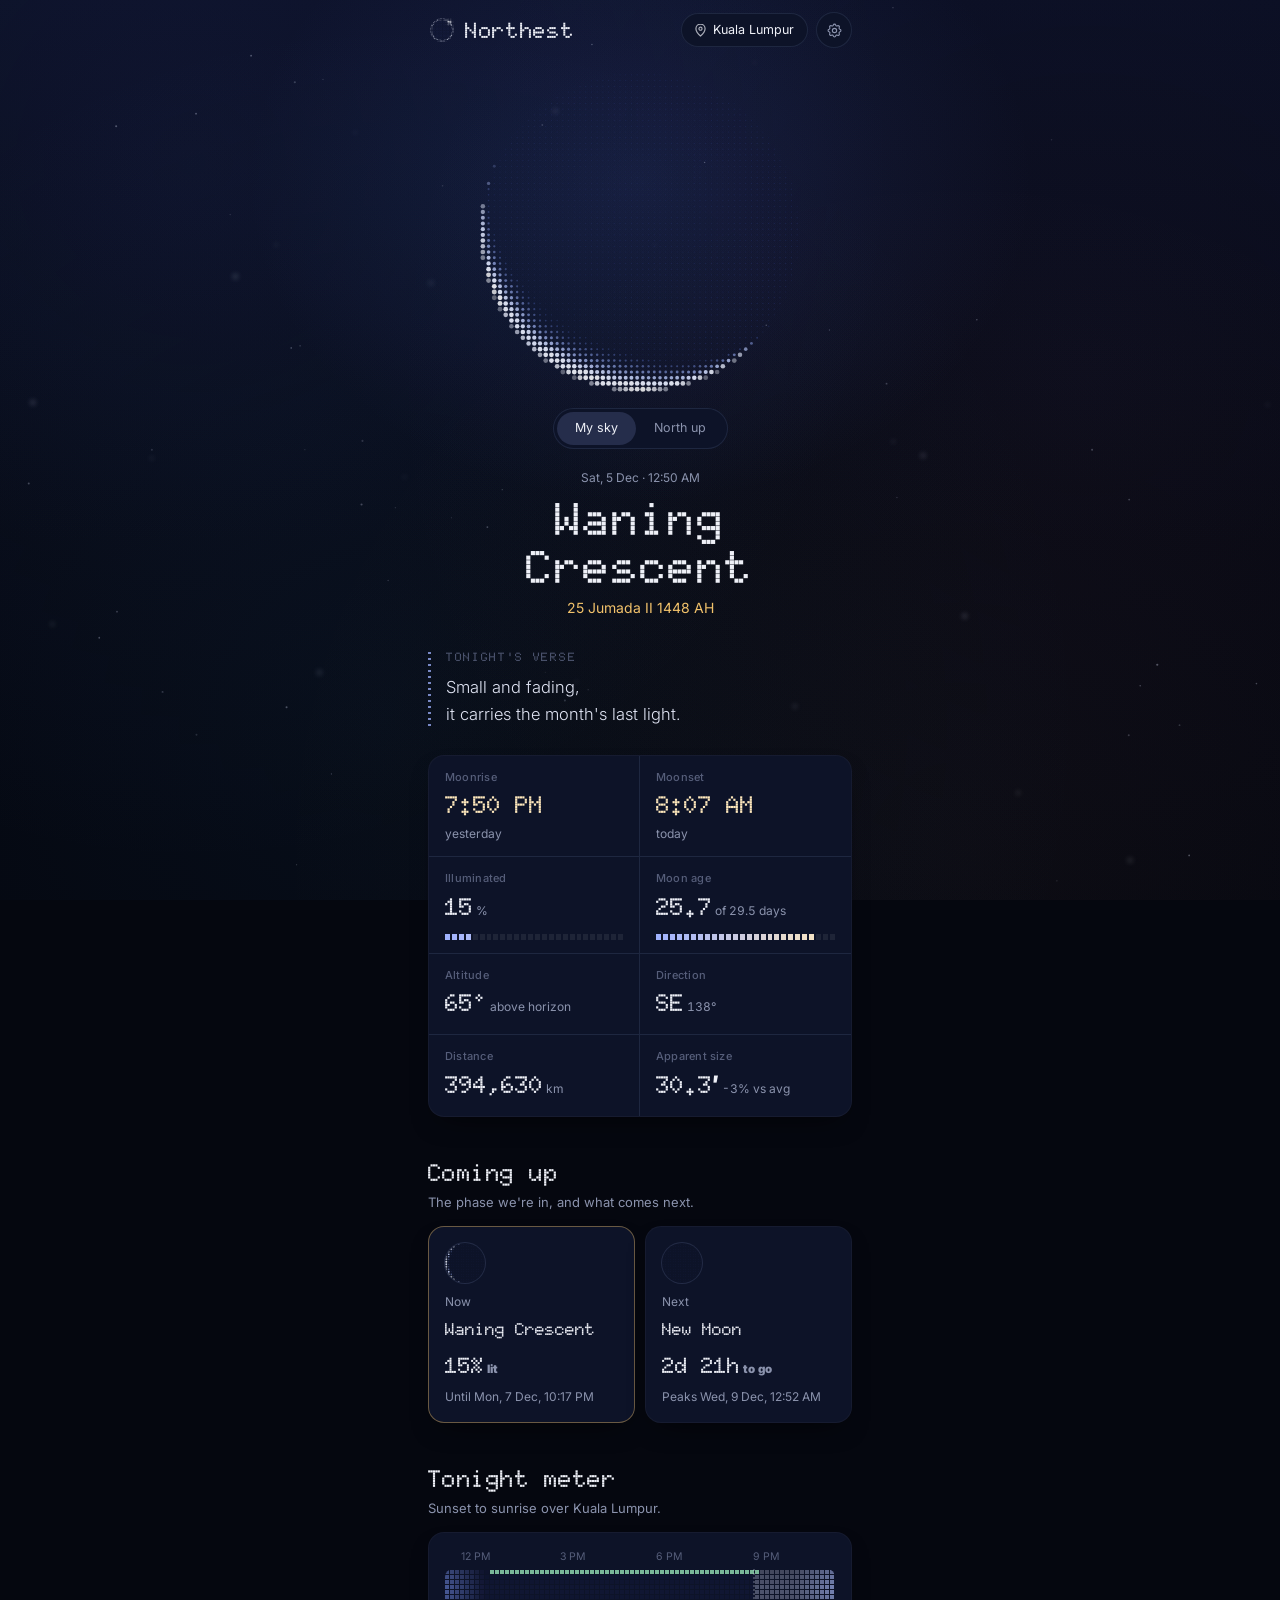
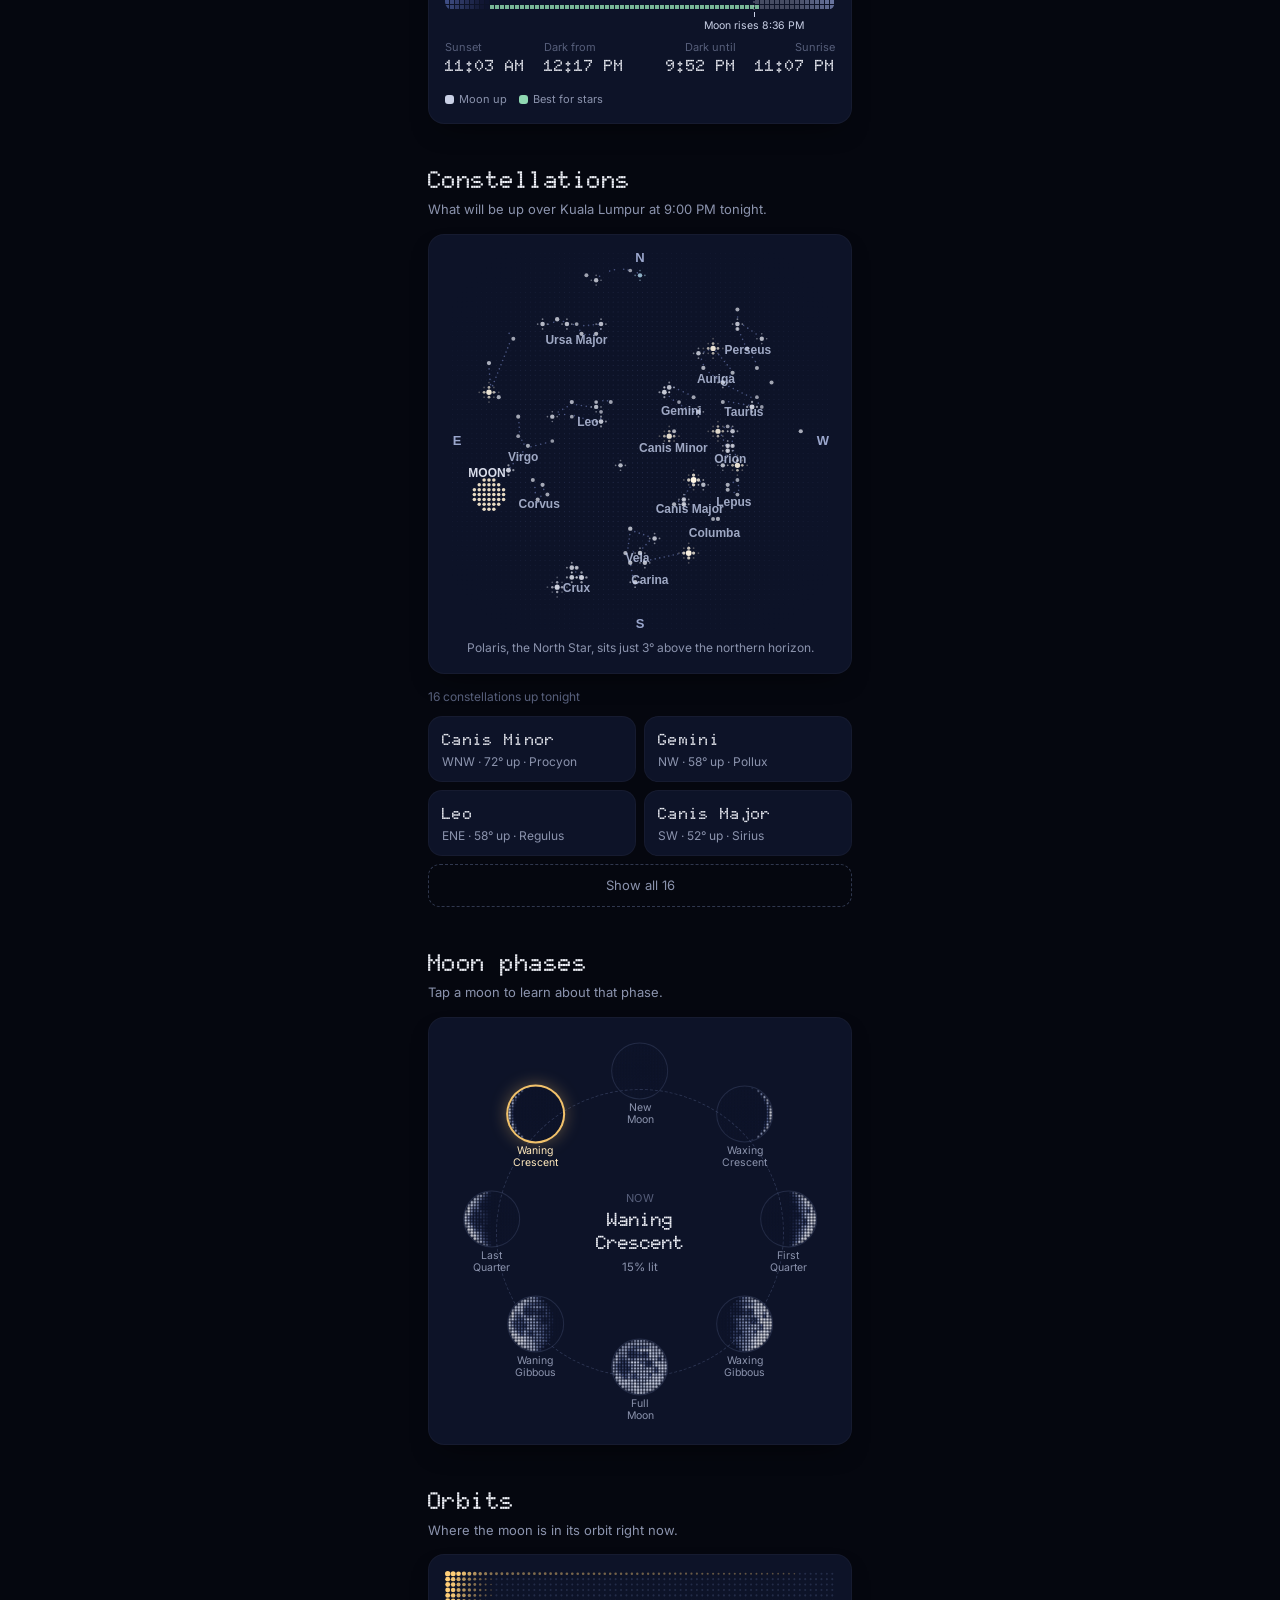
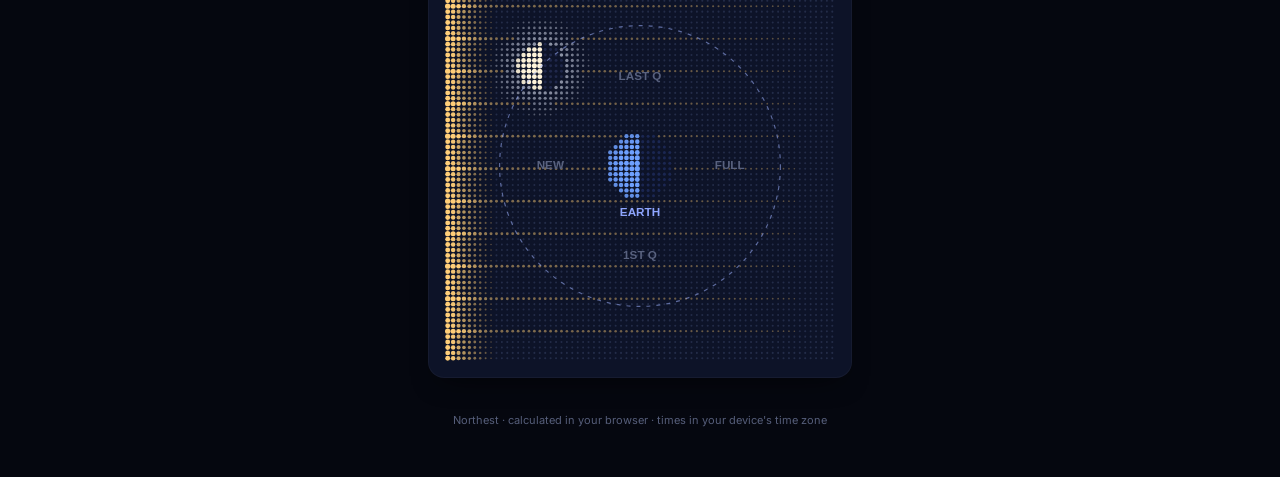
<file: index.html>
<!DOCTYPE html>
<html lang="en">
<head>
<meta charset="utf-8">
<meta name="viewport" content="width=device-width,initial-scale=1,viewport-fit=cover">
<link rel="manifest" href="manifest.webmanifest">
<meta name="theme-color" content="#05070f">
<meta name="apple-mobile-web-app-capable" content="yes">
<meta name="mobile-web-app-capable" content="yes">
<meta name="apple-mobile-web-app-status-bar-style" content="black-translucent">
<meta name="apple-mobile-web-app-title" content="Northest">
<link rel="apple-touch-icon" sizes="180x180" href="apple-touch-icon.png">

<title>Northest — Moon Phases</title>
<link rel="icon" type="image/svg+xml" href="data:image/svg+xml,%3Csvg%20xmlns%3D%22http%3A//www.w3.org/2000/svg%22%20viewBox%3D%220%200%20120%20120%22%3E%3Crect%20width%3D%22120%22%20height%3D%22120%22%20rx%3D%2226%22%20fill%3D%22%23070b1c%22/%3E%3Ccircle%20cx%3D%2277.0%22%20cy%3D%2219.8%22%20r%3D%220.30%22%20fill%3D%22%23ffffff%22%20opacity%3D%220.08%22/%3E%3Ccircle%20cx%3D%2281.4%22%20cy%3D%2219.8%22%20r%3D%220.31%22%20fill%3D%22%23ffffff%22%20opacity%3D%220.15%22/%3E%3Ccircle%20cx%3D%2285.8%22%20cy%3D%2219.8%22%20r%3D%220.31%22%20fill%3D%22%23ffffff%22%20opacity%3D%220.15%22/%3E%3Ccircle%20cx%3D%2290.2%22%20cy%3D%2219.8%22%20r%3D%220.30%22%20fill%3D%22%23ffffff%22%20opacity%3D%220.09%22/%3E%3Ccircle%20cx%3D%2250.6%22%20cy%3D%2224.2%22%20r%3D%220.98%22%20fill%3D%22%23e9eefc%22%20opacity%3D%220.49%22/%3E%3Ccircle%20cx%3D%2255.0%22%20cy%3D%2224.2%22%20r%3D%221.20%22%20fill%3D%22%23e9eefc%22%20opacity%3D%220.61%22/%3E%3Ccircle%20cx%3D%2259.4%22%20cy%3D%2224.2%22%20r%3D%221.29%22%20fill%3D%22%23e9eefc%22%20opacity%3D%220.66%22/%3E%3Ccircle%20cx%3D%2263.8%22%20cy%3D%2224.2%22%20r%3D%221.24%22%20fill%3D%22%23e9eefc%22%20opacity%3D%220.63%22/%3E%3Ccircle%20cx%3D%2268.2%22%20cy%3D%2224.2%22%20r%3D%221.05%22%20fill%3D%22%23e9eefc%22%20opacity%3D%220.53%22/%3E%3Ccircle%20cx%3D%2272.6%22%20cy%3D%2224.2%22%20r%3D%220.74%22%20fill%3D%22%23e9eefc%22%20opacity%3D%220.37%22/%3E%3Ccircle%20cx%3D%2272.6%22%20cy%3D%2224.2%22%20r%3D%220.32%22%20fill%3D%22%23ffffff%22%20opacity%3D%220.15%22/%3E%3Ccircle%20cx%3D%2277.0%22%20cy%3D%2224.2%22%20r%3D%220.62%22%20fill%3D%22%23ffffff%22%20opacity%3D%220.29%22/%3E%3Ccircle%20cx%3D%2281.4%22%20cy%3D%2224.2%22%20r%3D%220.80%22%20fill%3D%22%23ffffff%22%20opacity%3D%220.38%22/%3E%3Ccircle%20cx%3D%2285.8%22%20cy%3D%2224.2%22%20r%3D%220.80%22%20fill%3D%22%23ffffff%22%20opacity%3D%220.38%22/%3E%3Ccircle%20cx%3D%2290.2%22%20cy%3D%2224.2%22%20r%3D%220.63%22%20fill%3D%22%23ffffff%22%20opacity%3D%220.30%22/%3E%3Ccircle%20cx%3D%2294.6%22%20cy%3D%2224.2%22%20r%3D%220.33%22%20fill%3D%22%23ffffff%22%20opacity%3D%220.16%22/%3E%3Ccircle%20cx%3D%2241.8%22%20cy%3D%2228.6%22%20r%3D%221.17%22%20fill%3D%22%23e9eefc%22%20opacity%3D%220.59%22/%3E%3Ccircle%20cx%3D%2246.2%22%20cy%3D%2228.6%22%20r%3D%221.68%22%20fill%3D%22%23e9eefc%22%20opacity%3D%220.86%22/%3E%3Ccircle%20cx%3D%2250.6%22%20cy%3D%2228.6%22%20r%3D%221.44%22%20fill%3D%22%23e9eefc%22%20opacity%3D%220.74%22/%3E%3Ccircle%20cx%3D%2255.0%22%20cy%3D%2228.6%22%20r%3D%221.19%22%20fill%3D%22%23e9eefc%22%20opacity%3D%220.60%22/%3E%3Ccircle%20cx%3D%2259.4%22%20cy%3D%2228.6%22%20r%3D%221.09%22%20fill%3D%22%23e9eefc%22%20opacity%3D%220.55%22/%3E%3Ccircle%20cx%3D%2263.8%22%20cy%3D%2228.6%22%20r%3D%221.15%22%20fill%3D%22%23e9eefc%22%20opacity%3D%220.58%22/%3E%3Ccircle%20cx%3D%2268.2%22%20cy%3D%2228.6%22%20r%3D%221.36%22%20fill%3D%22%23e9eefc%22%20opacity%3D%220.69%22/%3E%3Ccircle%20cx%3D%2268.2%22%20cy%3D%2228.6%22%20r%3D%220.30%22%20fill%3D%22%23ffffff%22%20opacity%3D%220.09%22/%3E%3Ccircle%20cx%3D%2272.6%22%20cy%3D%2228.6%22%20r%3D%221.72%22%20fill%3D%22%23e9eefc%22%20opacity%3D%220.88%22/%3E%3Ccircle%20cx%3D%2272.6%22%20cy%3D%2228.6%22%20r%3D%220.63%22%20fill%3D%22%23ffffff%22%20opacity%3D%220.30%22/%3E%3Ccircle%20cx%3D%2277.0%22%20cy%3D%2228.6%22%20r%3D%221.32%22%20fill%3D%22%23e9eefc%22%20opacity%3D%220.67%22/%3E%3Ccircle%20cx%3D%2277.0%22%20cy%3D%2228.6%22%20r%3D%221.02%22%20fill%3D%22%23ffffff%22%20opacity%3D%220.48%22/%3E%3Ccircle%20cx%3D%2281.4%22%20cy%3D%2228.6%22%20r%3D%220.72%22%20fill%3D%22%23e9eefc%22%20opacity%3D%220.36%22/%3E%3Ccircle%20cx%3D%2281.4%22%20cy%3D%2228.6%22%20r%3D%221.28%22%20fill%3D%22%23ffffff%22%20opacity%3D%220.61%22/%3E%3Ccircle%20cx%3D%2285.8%22%20cy%3D%2228.6%22%20r%3D%221.29%22%20fill%3D%22%23ffffff%22%20opacity%3D%220.61%22/%3E%3Ccircle%20cx%3D%2290.2%22%20cy%3D%2228.6%22%20r%3D%221.03%22%20fill%3D%22%23ffffff%22%20opacity%3D%220.49%22/%3E%3Ccircle%20cx%3D%2294.6%22%20cy%3D%2228.6%22%20r%3D%220.65%22%20fill%3D%22%23ffffff%22%20opacity%3D%220.31%22/%3E%3Ccircle%20cx%3D%2299.0%22%20cy%3D%2228.6%22%20r%3D%220.30%22%20fill%3D%22%23ffffff%22%20opacity%3D%220.10%22/%3E%3Ccircle%20cx%3D%2237.4%22%20cy%3D%2233.0%22%20r%3D%221.45%22%20fill%3D%22%23e9eefc%22%20opacity%3D%220.74%22/%3E%3Ccircle%20cx%3D%2241.8%22%20cy%3D%2233.0%22%20r%3D%221.39%22%20fill%3D%22%23e9eefc%22%20opacity%3D%220.71%22/%3E%3Ccircle%20cx%3D%2246.2%22%20cy%3D%2233.0%22%20r%3D%220.70%22%20fill%3D%22%232a3366%22%20opacity%3D%220.75%22/%3E%3Ccircle%20cx%3D%2250.6%22%20cy%3D%2233.0%22%20r%3D%220.70%22%20fill%3D%22%232a3366%22%20opacity%3D%220.75%22/%3E%3Ccircle%20cx%3D%2255.0%22%20cy%3D%2233.0%22%20r%3D%220.70%22%20fill%3D%22%232a3366%22%20opacity%3D%220.75%22/%3E%3Ccircle%20cx%3D%2259.4%22%20cy%3D%2233.0%22%20r%3D%220.70%22%20fill%3D%22%232a3366%22%20opacity%3D%220.75%22/%3E%3Ccircle%20cx%3D%2263.8%22%20cy%3D%2233.0%22%20r%3D%220.70%22%20fill%3D%22%232a3366%22%20opacity%3D%220.75%22/%3E%3Ccircle%20cx%3D%2268.2%22%20cy%3D%2233.0%22%20r%3D%220.70%22%20fill%3D%22%232a3366%22%20opacity%3D%220.75%22/%3E%3Ccircle%20cx%3D%2268.2%22%20cy%3D%2233.0%22%20r%3D%220.34%22%20fill%3D%22%23ffffff%22%20opacity%3D%220.16%22/%3E%3Ccircle%20cx%3D%2272.6%22%20cy%3D%2233.0%22%20r%3D%220.70%22%20fill%3D%22%232a3366%22%20opacity%3D%220.75%22/%3E%3Ccircle%20cx%3D%2272.6%22%20cy%3D%2233.0%22%20r%3D%220.83%22%20fill%3D%22%23ffffff%22%20opacity%3D%220.39%22/%3E%3Ccircle%20cx%3D%2277.0%22%20cy%3D%2233.0%22%20r%3D%221.22%22%20fill%3D%22%23e9eefc%22%20opacity%3D%220.62%22/%3E%3Ccircle%20cx%3D%2277.0%22%20cy%3D%2233.0%22%20r%3D%221.30%22%20fill%3D%22%23ffffff%22%20opacity%3D%220.62%22/%3E%3Ccircle%20cx%3D%2281.4%22%20cy%3D%2233.0%22%20r%3D%221.64%22%20fill%3D%22%23e9eefc%22%20opacity%3D%220.84%22/%3E%3Ccircle%20cx%3D%2281.4%22%20cy%3D%2233.0%22%20r%3D%221.72%22%20fill%3D%22%23ffffff%22%20opacity%3D%220.81%22/%3E%3Ccircle%20cx%3D%2285.8%22%20cy%3D%2233.0%22%20r%3D%220.89%22%20fill%3D%22%23e9eefc%22%20opacity%3D%220.45%22/%3E%3Ccircle%20cx%3D%2285.8%22%20cy%3D%2233.0%22%20r%3D%221.73%22%20fill%3D%22%23ffffff%22%20opacity%3D%220.82%22/%3E%3Ccircle%20cx%3D%2290.2%22%20cy%3D%2233.0%22%20r%3D%221.32%22%20fill%3D%22%23ffffff%22%20opacity%3D%220.62%22/%3E%3Ccircle%20cx%3D%2294.6%22%20cy%3D%2233.0%22%20r%3D%220.84%22%20fill%3D%22%23ffffff%22%20opacity%3D%220.40%22/%3E%3Ccircle%20cx%3D%2299.0%22%20cy%3D%2233.0%22%20r%3D%220.36%22%20fill%3D%22%23ffffff%22%20opacity%3D%220.17%22/%3E%3Ccircle%20cx%3D%2233.0%22%20cy%3D%2237.4%22%20r%3D%221.45%22%20fill%3D%22%23e9eefc%22%20opacity%3D%220.74%22/%3E%3Ccircle%20cx%3D%2237.4%22%20cy%3D%2237.4%22%20r%3D%221.23%22%20fill%3D%22%23e9eefc%22%20opacity%3D%220.63%22/%3E%3Ccircle%20cx%3D%2241.8%22%20cy%3D%2237.4%22%20r%3D%220.70%22%20fill%3D%22%232a3366%22%20opacity%3D%220.75%22/%3E%3Ccircle%20cx%3D%2246.2%22%20cy%3D%2237.4%22%20r%3D%220.70%22%20fill%3D%22%232a3366%22%20opacity%3D%220.75%22/%3E%3Ccircle%20cx%3D%2250.6%22%20cy%3D%2237.4%22%20r%3D%220.70%22%20fill%3D%22%232a3366%22%20opacity%3D%220.75%22/%3E%3Ccircle%20cx%3D%2255.0%22%20cy%3D%2237.4%22%20r%3D%220.70%22%20fill%3D%22%232a3366%22%20opacity%3D%220.75%22/%3E%3Ccircle%20cx%3D%2259.4%22%20cy%3D%2237.4%22%20r%3D%220.70%22%20fill%3D%22%232a3366%22%20opacity%3D%220.75%22/%3E%3Ccircle%20cx%3D%2263.8%22%20cy%3D%2237.4%22%20r%3D%220.70%22%20fill%3D%22%232a3366%22%20opacity%3D%220.75%22/%3E%3Ccircle%20cx%3D%2268.2%22%20cy%3D%2237.4%22%20r%3D%220.70%22%20fill%3D%22%232a3366%22%20opacity%3D%220.75%22/%3E%3Ccircle%20cx%3D%2268.2%22%20cy%3D%2237.4%22%20r%3D%220.35%22%20fill%3D%22%23ffffff%22%20opacity%3D%220.17%22/%3E%3Ccircle%20cx%3D%2272.6%22%20cy%3D%2237.4%22%20r%3D%220.70%22%20fill%3D%22%232a3366%22%20opacity%3D%220.75%22/%3E%3Ccircle%20cx%3D%2272.6%22%20cy%3D%2237.4%22%20r%3D%220.84%22%20fill%3D%22%23ffffff%22%20opacity%3D%220.40%22/%3E%3Ccircle%20cx%3D%2277.0%22%20cy%3D%2237.4%22%20r%3D%220.70%22%20fill%3D%22%232a3366%22%20opacity%3D%220.75%22/%3E%3Ccircle%20cx%3D%2277.0%22%20cy%3D%2237.4%22%20r%3D%221.33%22%20fill%3D%22%23ffffff%22%20opacity%3D%220.63%22/%3E%3Ccircle%20cx%3D%2281.4%22%20cy%3D%2237.4%22%20r%3D%221.02%22%20fill%3D%22%23e9eefc%22%20opacity%3D%220.51%22/%3E%3Ccircle%20cx%3D%2281.4%22%20cy%3D%2237.4%22%20r%3D%221.78%22%20fill%3D%22%23ffffff%22%20opacity%3D%220.84%22/%3E%3Ccircle%20cx%3D%2285.8%22%20cy%3D%2237.4%22%20r%3D%221.68%22%20fill%3D%22%23e9eefc%22%20opacity%3D%220.86%22/%3E%3Ccircle%20cx%3D%2285.8%22%20cy%3D%2237.4%22%20r%3D%221.80%22%20fill%3D%22%23ffffff%22%20opacity%3D%220.85%22/%3E%3Ccircle%20cx%3D%2290.2%22%20cy%3D%2237.4%22%20r%3D%220.80%22%20fill%3D%22%23e9eefc%22%20opacity%3D%220.40%22/%3E%3Ccircle%20cx%3D%2290.2%22%20cy%3D%2237.4%22%20r%3D%221.35%22%20fill%3D%22%23ffffff%22%20opacity%3D%220.64%22/%3E%3Ccircle%20cx%3D%2294.6%22%20cy%3D%2237.4%22%20r%3D%220.86%22%20fill%3D%22%23ffffff%22%20opacity%3D%220.41%22/%3E%3Ccircle%20cx%3D%2299.0%22%20cy%3D%2237.4%22%20r%3D%220.37%22%20fill%3D%22%23ffffff%22%20opacity%3D%220.18%22/%3E%3Ccircle%20cx%3D%2228.6%22%20cy%3D%2241.8%22%20r%3D%221.17%22%20fill%3D%22%23e9eefc%22%20opacity%3D%220.59%22/%3E%3Ccircle%20cx%3D%2233.0%22%20cy%3D%2241.8%22%20r%3D%221.39%22%20fill%3D%22%23e9eefc%22%20opacity%3D%220.71%22/%3E%3Ccircle%20cx%3D%2237.4%22%20cy%3D%2241.8%22%20r%3D%220.70%22%20fill%3D%22%232a3366%22%20opacity%3D%220.75%22/%3E%3Ccircle%20cx%3D%2241.8%22%20cy%3D%2241.8%22%20r%3D%220.70%22%20fill%3D%22%232a3366%22%20opacity%3D%220.75%22/%3E%3Ccircle%20cx%3D%2246.2%22%20cy%3D%2241.8%22%20r%3D%220.70%22%20fill%3D%22%232a3366%22%20opacity%3D%220.75%22/%3E%3Ccircle%20cx%3D%2250.6%22%20cy%3D%2241.8%22%20r%3D%220.70%22%20fill%3D%22%232a3366%22%20opacity%3D%220.75%22/%3E%3Ccircle%20cx%3D%2255.0%22%20cy%3D%2241.8%22%20r%3D%220.70%22%20fill%3D%22%232a3366%22%20opacity%3D%220.75%22/%3E%3Ccircle%20cx%3D%2259.4%22%20cy%3D%2241.8%22%20r%3D%220.70%22%20fill%3D%22%232a3366%22%20opacity%3D%220.75%22/%3E%3Ccircle%20cx%3D%2263.8%22%20cy%3D%2241.8%22%20r%3D%220.70%22%20fill%3D%22%232a3366%22%20opacity%3D%220.75%22/%3E%3Ccircle%20cx%3D%2268.2%22%20cy%3D%2241.8%22%20r%3D%220.70%22%20fill%3D%22%232a3366%22%20opacity%3D%220.75%22/%3E%3Ccircle%20cx%3D%2268.2%22%20cy%3D%2241.8%22%20r%3D%220.30%22%20fill%3D%22%23ffffff%22%20opacity%3D%220.11%22/%3E%3Ccircle%20cx%3D%2272.6%22%20cy%3D%2241.8%22%20r%3D%220.70%22%20fill%3D%22%232a3366%22%20opacity%3D%220.75%22/%3E%3Ccircle%20cx%3D%2272.6%22%20cy%3D%2241.8%22%20r%3D%220.68%22%20fill%3D%22%23ffffff%22%20opacity%3D%220.32%22/%3E%3Ccircle%20cx%3D%2277.0%22%20cy%3D%2241.8%22%20r%3D%220.70%22%20fill%3D%22%232a3366%22%20opacity%3D%220.75%22/%3E%3Ccircle%20cx%3D%2277.0%22%20cy%3D%2241.8%22%20r%3D%221.08%22%20fill%3D%22%23ffffff%22%20opacity%3D%220.51%22/%3E%3Ccircle%20cx%3D%2281.4%22%20cy%3D%2241.8%22%20r%3D%220.70%22%20fill%3D%22%232a3366%22%20opacity%3D%220.75%22/%3E%3Ccircle%20cx%3D%2281.4%22%20cy%3D%2241.8%22%20r%3D%221.37%22%20fill%3D%22%23ffffff%22%20opacity%3D%220.65%22/%3E%3Ccircle%20cx%3D%2285.8%22%20cy%3D%2241.8%22%20r%3D%221.13%22%20fill%3D%22%23e9eefc%22%20opacity%3D%220.57%22/%3E%3Ccircle%20cx%3D%2285.8%22%20cy%3D%2241.8%22%20r%3D%221.37%22%20fill%3D%22%23ffffff%22%20opacity%3D%220.65%22/%3E%3Ccircle%20cx%3D%2290.2%22%20cy%3D%2241.8%22%20r%3D%221.43%22%20fill%3D%22%23e9eefc%22%20opacity%3D%220.73%22/%3E%3Ccircle%20cx%3D%2290.2%22%20cy%3D%2241.8%22%20r%3D%221.10%22%20fill%3D%22%23ffffff%22%20opacity%3D%220.52%22/%3E%3Ccircle%20cx%3D%2294.6%22%20cy%3D%2241.8%22%20r%3D%220.70%22%20fill%3D%22%23ffffff%22%20opacity%3D%220.33%22/%3E%3Ccircle%20cx%3D%2299.0%22%20cy%3D%2241.8%22%20r%3D%220.30%22%20fill%3D%22%23ffffff%22%20opacity%3D%220.12%22/%3E%3Ccircle%20cx%3D%2228.6%22%20cy%3D%2246.2%22%20r%3D%221.68%22%20fill%3D%22%23e9eefc%22%20opacity%3D%220.86%22/%3E%3Ccircle%20cx%3D%2233.0%22%20cy%3D%2246.2%22%20r%3D%220.70%22%20fill%3D%22%232a3366%22%20opacity%3D%220.75%22/%3E%3Ccircle%20cx%3D%2237.4%22%20cy%3D%2246.2%22%20r%3D%220.70%22%20fill%3D%22%232a3366%22%20opacity%3D%220.75%22/%3E%3Ccircle%20cx%3D%2241.8%22%20cy%3D%2246.2%22%20r%3D%220.70%22%20fill%3D%22%232a3366%22%20opacity%3D%220.75%22/%3E%3Ccircle%20cx%3D%2246.2%22%20cy%3D%2246.2%22%20r%3D%220.70%22%20fill%3D%22%232a3366%22%20opacity%3D%220.75%22/%3E%3Ccircle%20cx%3D%2250.6%22%20cy%3D%2246.2%22%20r%3D%220.70%22%20fill%3D%22%232a3366%22%20opacity%3D%220.75%22/%3E%3Ccircle%20cx%3D%2255.0%22%20cy%3D%2246.2%22%20r%3D%220.70%22%20fill%3D%22%232a3366%22%20opacity%3D%220.75%22/%3E%3Ccircle%20cx%3D%2259.4%22%20cy%3D%2246.2%22%20r%3D%220.70%22%20fill%3D%22%232a3366%22%20opacity%3D%220.75%22/%3E%3Ccircle%20cx%3D%2263.8%22%20cy%3D%2246.2%22%20r%3D%220.70%22%20fill%3D%22%232a3366%22%20opacity%3D%220.75%22/%3E%3Ccircle%20cx%3D%2268.2%22%20cy%3D%2246.2%22%20r%3D%220.70%22%20fill%3D%22%232a3366%22%20opacity%3D%220.75%22/%3E%3Ccircle%20cx%3D%2272.6%22%20cy%3D%2246.2%22%20r%3D%220.70%22%20fill%3D%22%232a3366%22%20opacity%3D%220.75%22/%3E%3Ccircle%20cx%3D%2272.6%22%20cy%3D%2246.2%22%20r%3D%220.38%22%20fill%3D%22%23ffffff%22%20opacity%3D%220.18%22/%3E%3Ccircle%20cx%3D%2277.0%22%20cy%3D%2246.2%22%20r%3D%220.70%22%20fill%3D%22%232a3366%22%20opacity%3D%220.75%22/%3E%3Ccircle%20cx%3D%2277.0%22%20cy%3D%2246.2%22%20r%3D%220.70%22%20fill%3D%22%23ffffff%22%20opacity%3D%220.33%22/%3E%3Ccircle%20cx%3D%2281.4%22%20cy%3D%2246.2%22%20r%3D%220.70%22%20fill%3D%22%232a3366%22%20opacity%3D%220.75%22/%3E%3Ccircle%20cx%3D%2281.4%22%20cy%3D%2246.2%22%20r%3D%220.89%22%20fill%3D%22%23ffffff%22%20opacity%3D%220.42%22/%3E%3Ccircle%20cx%3D%2285.8%22%20cy%3D%2246.2%22%20r%3D%220.70%22%20fill%3D%22%232a3366%22%20opacity%3D%220.75%22/%3E%3Ccircle%20cx%3D%2285.8%22%20cy%3D%2246.2%22%20r%3D%220.89%22%20fill%3D%22%23ffffff%22%20opacity%3D%220.42%22/%3E%3Ccircle%20cx%3D%2290.2%22%20cy%3D%2246.2%22%20r%3D%221.55%22%20fill%3D%22%23e9eefc%22%20opacity%3D%220.79%22/%3E%3Ccircle%20cx%3D%2290.2%22%20cy%3D%2246.2%22%20r%3D%220.71%22%20fill%3D%22%23ffffff%22%20opacity%3D%220.34%22/%3E%3Ccircle%20cx%3D%2294.6%22%20cy%3D%2246.2%22%20r%3D%220.92%22%20fill%3D%22%23e9eefc%22%20opacity%3D%220.46%22/%3E%3Ccircle%20cx%3D%2294.6%22%20cy%3D%2246.2%22%20r%3D%220.39%22%20fill%3D%22%23ffffff%22%20opacity%3D%220.19%22/%3E%3Ccircle%20cx%3D%2224.2%22%20cy%3D%2250.6%22%20r%3D%220.98%22%20fill%3D%22%23e9eefc%22%20opacity%3D%220.49%22/%3E%3Ccircle%20cx%3D%2228.6%22%20cy%3D%2250.6%22%20r%3D%221.44%22%20fill%3D%22%23e9eefc%22%20opacity%3D%220.74%22/%3E%3Ccircle%20cx%3D%2233.0%22%20cy%3D%2250.6%22%20r%3D%220.70%22%20fill%3D%22%232a3366%22%20opacity%3D%220.75%22/%3E%3Ccircle%20cx%3D%2237.4%22%20cy%3D%2250.6%22%20r%3D%220.70%22%20fill%3D%22%232a3366%22%20opacity%3D%220.75%22/%3E%3Ccircle%20cx%3D%2241.8%22%20cy%3D%2250.6%22%20r%3D%220.70%22%20fill%3D%22%232a3366%22%20opacity%3D%220.75%22/%3E%3Ccircle%20cx%3D%2246.2%22%20cy%3D%2250.6%22%20r%3D%220.70%22%20fill%3D%22%232a3366%22%20opacity%3D%220.75%22/%3E%3Ccircle%20cx%3D%2250.6%22%20cy%3D%2250.6%22%20r%3D%220.70%22%20fill%3D%22%232a3366%22%20opacity%3D%220.75%22/%3E%3Ccircle%20cx%3D%2255.0%22%20cy%3D%2250.6%22%20r%3D%220.70%22%20fill%3D%22%232a3366%22%20opacity%3D%220.75%22/%3E%3Ccircle%20cx%3D%2259.4%22%20cy%3D%2250.6%22%20r%3D%220.70%22%20fill%3D%22%232a3366%22%20opacity%3D%220.75%22/%3E%3Ccircle%20cx%3D%2263.8%22%20cy%3D%2250.6%22%20r%3D%220.70%22%20fill%3D%22%232a3366%22%20opacity%3D%220.75%22/%3E%3Ccircle%20cx%3D%2268.2%22%20cy%3D%2250.6%22%20r%3D%220.70%22%20fill%3D%22%232a3366%22%20opacity%3D%220.75%22/%3E%3Ccircle%20cx%3D%2272.6%22%20cy%3D%2250.6%22%20r%3D%220.70%22%20fill%3D%22%232a3366%22%20opacity%3D%220.75%22/%3E%3Ccircle%20cx%3D%2277.0%22%20cy%3D%2250.6%22%20r%3D%220.70%22%20fill%3D%22%232a3366%22%20opacity%3D%220.75%22/%3E%3Ccircle%20cx%3D%2277.0%22%20cy%3D%2250.6%22%20r%3D%220.30%22%20fill%3D%22%23ffffff%22%20opacity%3D%220.12%22/%3E%3Ccircle%20cx%3D%2281.4%22%20cy%3D%2250.6%22%20r%3D%220.70%22%20fill%3D%22%232a3366%22%20opacity%3D%220.75%22/%3E%3Ccircle%20cx%3D%2281.4%22%20cy%3D%2250.6%22%20r%3D%220.40%22%20fill%3D%22%23ffffff%22%20opacity%3D%220.19%22/%3E%3Ccircle%20cx%3D%2285.8%22%20cy%3D%2250.6%22%20r%3D%220.70%22%20fill%3D%22%232a3366%22%20opacity%3D%220.75%22/%3E%3Ccircle%20cx%3D%2285.8%22%20cy%3D%2250.6%22%20r%3D%220.40%22%20fill%3D%22%23ffffff%22%20opacity%3D%220.19%22/%3E%3Ccircle%20cx%3D%2290.2%22%20cy%3D%2250.6%22%20r%3D%221.15%22%20fill%3D%22%23e9eefc%22%20opacity%3D%220.58%22/%3E%3Ccircle%20cx%3D%2290.2%22%20cy%3D%2250.6%22%20r%3D%220.30%22%20fill%3D%22%23ffffff%22%20opacity%3D%220.13%22/%3E%3Ccircle%20cx%3D%2294.6%22%20cy%3D%2250.6%22%20r%3D%221.28%22%20fill%3D%22%23e9eefc%22%20opacity%3D%220.65%22/%3E%3Ccircle%20cx%3D%2224.2%22%20cy%3D%2255.0%22%20r%3D%221.20%22%20fill%3D%22%23e9eefc%22%20opacity%3D%220.61%22/%3E%3Ccircle%20cx%3D%2228.6%22%20cy%3D%2255.0%22%20r%3D%221.19%22%20fill%3D%22%23e9eefc%22%20opacity%3D%220.60%22/%3E%3Ccircle%20cx%3D%2233.0%22%20cy%3D%2255.0%22%20r%3D%220.70%22%20fill%3D%22%232a3366%22%20opacity%3D%220.75%22/%3E%3Ccircle%20cx%3D%2237.4%22%20cy%3D%2255.0%22%20r%3D%220.70%22%20fill%3D%22%232a3366%22%20opacity%3D%220.75%22/%3E%3Ccircle%20cx%3D%2241.8%22%20cy%3D%2255.0%22%20r%3D%220.70%22%20fill%3D%22%232a3366%22%20opacity%3D%220.75%22/%3E%3Ccircle%20cx%3D%2246.2%22%20cy%3D%2255.0%22%20r%3D%220.70%22%20fill%3D%22%232a3366%22%20opacity%3D%220.75%22/%3E%3Ccircle%20cx%3D%2250.6%22%20cy%3D%2255.0%22%20r%3D%220.70%22%20fill%3D%22%232a3366%22%20opacity%3D%220.75%22/%3E%3Ccircle%20cx%3D%2255.0%22%20cy%3D%2255.0%22%20r%3D%220.70%22%20fill%3D%22%232a3366%22%20opacity%3D%220.75%22/%3E%3Ccircle%20cx%3D%2259.4%22%20cy%3D%2255.0%22%20r%3D%220.70%22%20fill%3D%22%232a3366%22%20opacity%3D%220.75%22/%3E%3Ccircle%20cx%3D%2263.8%22%20cy%3D%2255.0%22%20r%3D%220.70%22%20fill%3D%22%232a3366%22%20opacity%3D%220.75%22/%3E%3Ccircle%20cx%3D%2268.2%22%20cy%3D%2255.0%22%20r%3D%220.70%22%20fill%3D%22%232a3366%22%20opacity%3D%220.75%22/%3E%3Ccircle%20cx%3D%2272.6%22%20cy%3D%2255.0%22%20r%3D%220.70%22%20fill%3D%22%232a3366%22%20opacity%3D%220.75%22/%3E%3Ccircle%20cx%3D%2277.0%22%20cy%3D%2255.0%22%20r%3D%220.70%22%20fill%3D%22%232a3366%22%20opacity%3D%220.75%22/%3E%3Ccircle%20cx%3D%2281.4%22%20cy%3D%2255.0%22%20r%3D%220.70%22%20fill%3D%22%232a3366%22%20opacity%3D%220.75%22/%3E%3Ccircle%20cx%3D%2285.8%22%20cy%3D%2255.0%22%20r%3D%220.70%22%20fill%3D%22%232a3366%22%20opacity%3D%220.75%22/%3E%3Ccircle%20cx%3D%2290.2%22%20cy%3D%2255.0%22%20r%3D%220.88%22%20fill%3D%22%23e9eefc%22%20opacity%3D%220.44%22/%3E%3Ccircle%20cx%3D%2294.6%22%20cy%3D%2255.0%22%20r%3D%221.51%22%20fill%3D%22%23e9eefc%22%20opacity%3D%220.77%22/%3E%3Ccircle%20cx%3D%2224.2%22%20cy%3D%2259.4%22%20r%3D%221.29%22%20fill%3D%22%23e9eefc%22%20opacity%3D%220.66%22/%3E%3Ccircle%20cx%3D%2228.6%22%20cy%3D%2259.4%22%20r%3D%221.09%22%20fill%3D%22%23e9eefc%22%20opacity%3D%220.55%22/%3E%3Ccircle%20cx%3D%2233.0%22%20cy%3D%2259.4%22%20r%3D%220.70%22%20fill%3D%22%232a3366%22%20opacity%3D%220.75%22/%3E%3Ccircle%20cx%3D%2237.4%22%20cy%3D%2259.4%22%20r%3D%220.70%22%20fill%3D%22%232a3366%22%20opacity%3D%220.75%22/%3E%3Ccircle%20cx%3D%2241.8%22%20cy%3D%2259.4%22%20r%3D%220.70%22%20fill%3D%22%232a3366%22%20opacity%3D%220.75%22/%3E%3Ccircle%20cx%3D%2246.2%22%20cy%3D%2259.4%22%20r%3D%220.70%22%20fill%3D%22%232a3366%22%20opacity%3D%220.75%22/%3E%3Ccircle%20cx%3D%2250.6%22%20cy%3D%2259.4%22%20r%3D%220.70%22%20fill%3D%22%232a3366%22%20opacity%3D%220.75%22/%3E%3Ccircle%20cx%3D%2255.0%22%20cy%3D%2259.4%22%20r%3D%220.70%22%20fill%3D%22%232a3366%22%20opacity%3D%220.75%22/%3E%3Ccircle%20cx%3D%2259.4%22%20cy%3D%2259.4%22%20r%3D%220.70%22%20fill%3D%22%232a3366%22%20opacity%3D%220.75%22/%3E%3Ccircle%20cx%3D%2263.8%22%20cy%3D%2259.4%22%20r%3D%220.70%22%20fill%3D%22%232a3366%22%20opacity%3D%220.75%22/%3E%3Ccircle%20cx%3D%2268.2%22%20cy%3D%2259.4%22%20r%3D%220.70%22%20fill%3D%22%232a3366%22%20opacity%3D%220.75%22/%3E%3Ccircle%20cx%3D%2272.6%22%20cy%3D%2259.4%22%20r%3D%220.70%22%20fill%3D%22%232a3366%22%20opacity%3D%220.75%22/%3E%3Ccircle%20cx%3D%2277.0%22%20cy%3D%2259.4%22%20r%3D%220.70%22%20fill%3D%22%232a3366%22%20opacity%3D%220.75%22/%3E%3Ccircle%20cx%3D%2281.4%22%20cy%3D%2259.4%22%20r%3D%220.70%22%20fill%3D%22%232a3366%22%20opacity%3D%220.75%22/%3E%3Ccircle%20cx%3D%2285.8%22%20cy%3D%2259.4%22%20r%3D%220.70%22%20fill%3D%22%232a3366%22%20opacity%3D%220.75%22/%3E%3Ccircle%20cx%3D%2290.2%22%20cy%3D%2259.4%22%20r%3D%220.70%22%20fill%3D%22%232a3366%22%20opacity%3D%220.75%22/%3E%3Ccircle%20cx%3D%2294.6%22%20cy%3D%2259.4%22%20r%3D%221.60%22%20fill%3D%22%23e9eefc%22%20opacity%3D%220.82%22/%3E%3Ccircle%20cx%3D%2224.2%22%20cy%3D%2263.8%22%20r%3D%221.24%22%20fill%3D%22%23e9eefc%22%20opacity%3D%220.63%22/%3E%3Ccircle%20cx%3D%2228.6%22%20cy%3D%2263.8%22%20r%3D%221.15%22%20fill%3D%22%23e9eefc%22%20opacity%3D%220.58%22/%3E%3Ccircle%20cx%3D%2233.0%22%20cy%3D%2263.8%22%20r%3D%220.70%22%20fill%3D%22%232a3366%22%20opacity%3D%220.75%22/%3E%3Ccircle%20cx%3D%2237.4%22%20cy%3D%2263.8%22%20r%3D%220.70%22%20fill%3D%22%232a3366%22%20opacity%3D%220.75%22/%3E%3Ccircle%20cx%3D%2241.8%22%20cy%3D%2263.8%22%20r%3D%220.70%22%20fill%3D%22%232a3366%22%20opacity%3D%220.75%22/%3E%3Ccircle%20cx%3D%2246.2%22%20cy%3D%2263.8%22%20r%3D%220.70%22%20fill%3D%22%232a3366%22%20opacity%3D%220.75%22/%3E%3Ccircle%20cx%3D%2250.6%22%20cy%3D%2263.8%22%20r%3D%220.70%22%20fill%3D%22%232a3366%22%20opacity%3D%220.75%22/%3E%3Ccircle%20cx%3D%2255.0%22%20cy%3D%2263.8%22%20r%3D%220.70%22%20fill%3D%22%232a3366%22%20opacity%3D%220.75%22/%3E%3Ccircle%20cx%3D%2259.4%22%20cy%3D%2263.8%22%20r%3D%220.70%22%20fill%3D%22%232a3366%22%20opacity%3D%220.75%22/%3E%3Ccircle%20cx%3D%2263.8%22%20cy%3D%2263.8%22%20r%3D%220.70%22%20fill%3D%22%232a3366%22%20opacity%3D%220.75%22/%3E%3Ccircle%20cx%3D%2268.2%22%20cy%3D%2263.8%22%20r%3D%220.70%22%20fill%3D%22%232a3366%22%20opacity%3D%220.75%22/%3E%3Ccircle%20cx%3D%2272.6%22%20cy%3D%2263.8%22%20r%3D%220.70%22%20fill%3D%22%232a3366%22%20opacity%3D%220.75%22/%3E%3Ccircle%20cx%3D%2277.0%22%20cy%3D%2263.8%22%20r%3D%220.70%22%20fill%3D%22%232a3366%22%20opacity%3D%220.75%22/%3E%3Ccircle%20cx%3D%2281.4%22%20cy%3D%2263.8%22%20r%3D%220.70%22%20fill%3D%22%232a3366%22%20opacity%3D%220.75%22/%3E%3Ccircle%20cx%3D%2285.8%22%20cy%3D%2263.8%22%20r%3D%220.70%22%20fill%3D%22%232a3366%22%20opacity%3D%220.75%22/%3E%3Ccircle%20cx%3D%2290.2%22%20cy%3D%2263.8%22%20r%3D%220.70%22%20fill%3D%22%232a3366%22%20opacity%3D%220.75%22/%3E%3Ccircle%20cx%3D%2294.6%22%20cy%3D%2263.8%22%20r%3D%221.55%22%20fill%3D%22%23e9eefc%22%20opacity%3D%220.79%22/%3E%3Ccircle%20cx%3D%2224.2%22%20cy%3D%2268.2%22%20r%3D%221.05%22%20fill%3D%22%23e9eefc%22%20opacity%3D%220.53%22/%3E%3Ccircle%20cx%3D%2228.6%22%20cy%3D%2268.2%22%20r%3D%221.36%22%20fill%3D%22%23e9eefc%22%20opacity%3D%220.69%22/%3E%3Ccircle%20cx%3D%2233.0%22%20cy%3D%2268.2%22%20r%3D%220.70%22%20fill%3D%22%232a3366%22%20opacity%3D%220.75%22/%3E%3Ccircle%20cx%3D%2237.4%22%20cy%3D%2268.2%22%20r%3D%220.70%22%20fill%3D%22%232a3366%22%20opacity%3D%220.75%22/%3E%3Ccircle%20cx%3D%2241.8%22%20cy%3D%2268.2%22%20r%3D%220.70%22%20fill%3D%22%232a3366%22%20opacity%3D%220.75%22/%3E%3Ccircle%20cx%3D%2246.2%22%20cy%3D%2268.2%22%20r%3D%220.70%22%20fill%3D%22%232a3366%22%20opacity%3D%220.75%22/%3E%3Ccircle%20cx%3D%2250.6%22%20cy%3D%2268.2%22%20r%3D%220.70%22%20fill%3D%22%232a3366%22%20opacity%3D%220.75%22/%3E%3Ccircle%20cx%3D%2255.0%22%20cy%3D%2268.2%22%20r%3D%220.70%22%20fill%3D%22%232a3366%22%20opacity%3D%220.75%22/%3E%3Ccircle%20cx%3D%2259.4%22%20cy%3D%2268.2%22%20r%3D%220.70%22%20fill%3D%22%232a3366%22%20opacity%3D%220.75%22/%3E%3Ccircle%20cx%3D%2263.8%22%20cy%3D%2268.2%22%20r%3D%220.70%22%20fill%3D%22%232a3366%22%20opacity%3D%220.75%22/%3E%3Ccircle%20cx%3D%2268.2%22%20cy%3D%2268.2%22%20r%3D%220.70%22%20fill%3D%22%232a3366%22%20opacity%3D%220.75%22/%3E%3Ccircle%20cx%3D%2272.6%22%20cy%3D%2268.2%22%20r%3D%220.70%22%20fill%3D%22%232a3366%22%20opacity%3D%220.75%22/%3E%3Ccircle%20cx%3D%2277.0%22%20cy%3D%2268.2%22%20r%3D%220.70%22%20fill%3D%22%232a3366%22%20opacity%3D%220.75%22/%3E%3Ccircle%20cx%3D%2281.4%22%20cy%3D%2268.2%22%20r%3D%220.70%22%20fill%3D%22%232a3366%22%20opacity%3D%220.75%22/%3E%3Ccircle%20cx%3D%2285.8%22%20cy%3D%2268.2%22%20r%3D%220.70%22%20fill%3D%22%232a3366%22%20opacity%3D%220.75%22/%3E%3Ccircle%20cx%3D%2290.2%22%20cy%3D%2268.2%22%20r%3D%221.06%22%20fill%3D%22%23e9eefc%22%20opacity%3D%220.54%22/%3E%3Ccircle%20cx%3D%2294.6%22%20cy%3D%2268.2%22%20r%3D%221.36%22%20fill%3D%22%23e9eefc%22%20opacity%3D%220.69%22/%3E%3Ccircle%20cx%3D%2224.2%22%20cy%3D%2272.6%22%20r%3D%220.74%22%20fill%3D%22%23e9eefc%22%20opacity%3D%220.37%22/%3E%3Ccircle%20cx%3D%2228.6%22%20cy%3D%2272.6%22%20r%3D%221.72%22%20fill%3D%22%23e9eefc%22%20opacity%3D%220.88%22/%3E%3Ccircle%20cx%3D%2233.0%22%20cy%3D%2272.6%22%20r%3D%220.70%22%20fill%3D%22%232a3366%22%20opacity%3D%220.75%22/%3E%3Ccircle%20cx%3D%2237.4%22%20cy%3D%2272.6%22%20r%3D%220.70%22%20fill%3D%22%232a3366%22%20opacity%3D%220.75%22/%3E%3Ccircle%20cx%3D%2241.8%22%20cy%3D%2272.6%22%20r%3D%220.70%22%20fill%3D%22%232a3366%22%20opacity%3D%220.75%22/%3E%3Ccircle%20cx%3D%2246.2%22%20cy%3D%2272.6%22%20r%3D%220.70%22%20fill%3D%22%232a3366%22%20opacity%3D%220.75%22/%3E%3Ccircle%20cx%3D%2250.6%22%20cy%3D%2272.6%22%20r%3D%220.70%22%20fill%3D%22%232a3366%22%20opacity%3D%220.75%22/%3E%3Ccircle%20cx%3D%2255.0%22%20cy%3D%2272.6%22%20r%3D%220.70%22%20fill%3D%22%232a3366%22%20opacity%3D%220.75%22/%3E%3Ccircle%20cx%3D%2259.4%22%20cy%3D%2272.6%22%20r%3D%220.70%22%20fill%3D%22%232a3366%22%20opacity%3D%220.75%22/%3E%3Ccircle%20cx%3D%2263.8%22%20cy%3D%2272.6%22%20r%3D%220.70%22%20fill%3D%22%232a3366%22%20opacity%3D%220.75%22/%3E%3Ccircle%20cx%3D%2268.2%22%20cy%3D%2272.6%22%20r%3D%220.70%22%20fill%3D%22%232a3366%22%20opacity%3D%220.75%22/%3E%3Ccircle%20cx%3D%2272.6%22%20cy%3D%2272.6%22%20r%3D%220.70%22%20fill%3D%22%232a3366%22%20opacity%3D%220.75%22/%3E%3Ccircle%20cx%3D%2277.0%22%20cy%3D%2272.6%22%20r%3D%220.70%22%20fill%3D%22%232a3366%22%20opacity%3D%220.75%22/%3E%3Ccircle%20cx%3D%2281.4%22%20cy%3D%2272.6%22%20r%3D%220.70%22%20fill%3D%22%232a3366%22%20opacity%3D%220.75%22/%3E%3Ccircle%20cx%3D%2285.8%22%20cy%3D%2272.6%22%20r%3D%220.70%22%20fill%3D%22%232a3366%22%20opacity%3D%220.75%22/%3E%3Ccircle%20cx%3D%2290.2%22%20cy%3D%2272.6%22%20r%3D%221.43%22%20fill%3D%22%23e9eefc%22%20opacity%3D%220.73%22/%3E%3Ccircle%20cx%3D%2294.6%22%20cy%3D%2272.6%22%20r%3D%221.03%22%20fill%3D%22%23e9eefc%22%20opacity%3D%220.52%22/%3E%3Ccircle%20cx%3D%2228.6%22%20cy%3D%2277.0%22%20r%3D%221.32%22%20fill%3D%22%23e9eefc%22%20opacity%3D%220.67%22/%3E%3Ccircle%20cx%3D%2233.0%22%20cy%3D%2277.0%22%20r%3D%221.22%22%20fill%3D%22%23e9eefc%22%20opacity%3D%220.62%22/%3E%3Ccircle%20cx%3D%2237.4%22%20cy%3D%2277.0%22%20r%3D%220.70%22%20fill%3D%22%232a3366%22%20opacity%3D%220.75%22/%3E%3Ccircle%20cx%3D%2241.8%22%20cy%3D%2277.0%22%20r%3D%220.70%22%20fill%3D%22%232a3366%22%20opacity%3D%220.75%22/%3E%3Ccircle%20cx%3D%2246.2%22%20cy%3D%2277.0%22%20r%3D%220.70%22%20fill%3D%22%232a3366%22%20opacity%3D%220.75%22/%3E%3Ccircle%20cx%3D%2250.6%22%20cy%3D%2277.0%22%20r%3D%220.70%22%20fill%3D%22%232a3366%22%20opacity%3D%220.75%22/%3E%3Ccircle%20cx%3D%2255.0%22%20cy%3D%2277.0%22%20r%3D%220.70%22%20fill%3D%22%232a3366%22%20opacity%3D%220.75%22/%3E%3Ccircle%20cx%3D%2259.4%22%20cy%3D%2277.0%22%20r%3D%220.70%22%20fill%3D%22%232a3366%22%20opacity%3D%220.75%22/%3E%3Ccircle%20cx%3D%2263.8%22%20cy%3D%2277.0%22%20r%3D%220.70%22%20fill%3D%22%232a3366%22%20opacity%3D%220.75%22/%3E%3Ccircle%20cx%3D%2268.2%22%20cy%3D%2277.0%22%20r%3D%220.70%22%20fill%3D%22%232a3366%22%20opacity%3D%220.75%22/%3E%3Ccircle%20cx%3D%2272.6%22%20cy%3D%2277.0%22%20r%3D%220.70%22%20fill%3D%22%232a3366%22%20opacity%3D%220.75%22/%3E%3Ccircle%20cx%3D%2277.0%22%20cy%3D%2277.0%22%20r%3D%220.70%22%20fill%3D%22%232a3366%22%20opacity%3D%220.75%22/%3E%3Ccircle%20cx%3D%2281.4%22%20cy%3D%2277.0%22%20r%3D%220.70%22%20fill%3D%22%232a3366%22%20opacity%3D%220.75%22/%3E%3Ccircle%20cx%3D%2285.8%22%20cy%3D%2277.0%22%20r%3D%220.96%22%20fill%3D%22%23e9eefc%22%20opacity%3D%220.48%22/%3E%3Ccircle%20cx%3D%2290.2%22%20cy%3D%2277.0%22%20r%3D%221.59%22%20fill%3D%22%23e9eefc%22%20opacity%3D%220.81%22/%3E%3Ccircle%20cx%3D%2228.6%22%20cy%3D%2281.4%22%20r%3D%220.72%22%20fill%3D%22%23e9eefc%22%20opacity%3D%220.36%22/%3E%3Ccircle%20cx%3D%2233.0%22%20cy%3D%2281.4%22%20r%3D%221.64%22%20fill%3D%22%23e9eefc%22%20opacity%3D%220.84%22/%3E%3Ccircle%20cx%3D%2237.4%22%20cy%3D%2281.4%22%20r%3D%221.02%22%20fill%3D%22%23e9eefc%22%20opacity%3D%220.51%22/%3E%3Ccircle%20cx%3D%2241.8%22%20cy%3D%2281.4%22%20r%3D%220.70%22%20fill%3D%22%232a3366%22%20opacity%3D%220.75%22/%3E%3Ccircle%20cx%3D%2246.2%22%20cy%3D%2281.4%22%20r%3D%220.70%22%20fill%3D%22%232a3366%22%20opacity%3D%220.75%22/%3E%3Ccircle%20cx%3D%2250.6%22%20cy%3D%2281.4%22%20r%3D%220.70%22%20fill%3D%22%232a3366%22%20opacity%3D%220.75%22/%3E%3Ccircle%20cx%3D%2255.0%22%20cy%3D%2281.4%22%20r%3D%220.70%22%20fill%3D%22%232a3366%22%20opacity%3D%220.75%22/%3E%3Ccircle%20cx%3D%2259.4%22%20cy%3D%2281.4%22%20r%3D%220.70%22%20fill%3D%22%232a3366%22%20opacity%3D%220.75%22/%3E%3Ccircle%20cx%3D%2263.8%22%20cy%3D%2281.4%22%20r%3D%220.70%22%20fill%3D%22%232a3366%22%20opacity%3D%220.75%22/%3E%3Ccircle%20cx%3D%2268.2%22%20cy%3D%2281.4%22%20r%3D%220.70%22%20fill%3D%22%232a3366%22%20opacity%3D%220.75%22/%3E%3Ccircle%20cx%3D%2272.6%22%20cy%3D%2281.4%22%20r%3D%220.70%22%20fill%3D%22%232a3366%22%20opacity%3D%220.75%22/%3E%3Ccircle%20cx%3D%2277.0%22%20cy%3D%2281.4%22%20r%3D%220.70%22%20fill%3D%22%232a3366%22%20opacity%3D%220.75%22/%3E%3Ccircle%20cx%3D%2281.4%22%20cy%3D%2281.4%22%20r%3D%220.70%22%20fill%3D%22%232a3366%22%20opacity%3D%220.75%22/%3E%3Ccircle%20cx%3D%2285.8%22%20cy%3D%2281.4%22%20r%3D%221.64%22%20fill%3D%22%23e9eefc%22%20opacity%3D%220.84%22/%3E%3Ccircle%20cx%3D%2290.2%22%20cy%3D%2281.4%22%20r%3D%220.98%22%20fill%3D%22%23e9eefc%22%20opacity%3D%220.49%22/%3E%3Ccircle%20cx%3D%2233.0%22%20cy%3D%2285.8%22%20r%3D%220.89%22%20fill%3D%22%23e9eefc%22%20opacity%3D%220.45%22/%3E%3Ccircle%20cx%3D%2237.4%22%20cy%3D%2285.8%22%20r%3D%221.68%22%20fill%3D%22%23e9eefc%22%20opacity%3D%220.86%22/%3E%3Ccircle%20cx%3D%2241.8%22%20cy%3D%2285.8%22%20r%3D%221.13%22%20fill%3D%22%23e9eefc%22%20opacity%3D%220.57%22/%3E%3Ccircle%20cx%3D%2246.2%22%20cy%3D%2285.8%22%20r%3D%220.70%22%20fill%3D%22%232a3366%22%20opacity%3D%220.75%22/%3E%3Ccircle%20cx%3D%2250.6%22%20cy%3D%2285.8%22%20r%3D%220.70%22%20fill%3D%22%232a3366%22%20opacity%3D%220.75%22/%3E%3Ccircle%20cx%3D%2255.0%22%20cy%3D%2285.8%22%20r%3D%220.70%22%20fill%3D%22%232a3366%22%20opacity%3D%220.75%22/%3E%3Ccircle%20cx%3D%2259.4%22%20cy%3D%2285.8%22%20r%3D%220.70%22%20fill%3D%22%232a3366%22%20opacity%3D%220.75%22/%3E%3Ccircle%20cx%3D%2263.8%22%20cy%3D%2285.8%22%20r%3D%220.70%22%20fill%3D%22%232a3366%22%20opacity%3D%220.75%22/%3E%3Ccircle%20cx%3D%2268.2%22%20cy%3D%2285.8%22%20r%3D%220.70%22%20fill%3D%22%232a3366%22%20opacity%3D%220.75%22/%3E%3Ccircle%20cx%3D%2272.6%22%20cy%3D%2285.8%22%20r%3D%220.70%22%20fill%3D%22%232a3366%22%20opacity%3D%220.75%22/%3E%3Ccircle%20cx%3D%2277.0%22%20cy%3D%2285.8%22%20r%3D%220.96%22%20fill%3D%22%23e9eefc%22%20opacity%3D%220.48%22/%3E%3Ccircle%20cx%3D%2281.4%22%20cy%3D%2285.8%22%20r%3D%221.64%22%20fill%3D%22%23e9eefc%22%20opacity%3D%220.84%22/%3E%3Ccircle%20cx%3D%2285.8%22%20cy%3D%2285.8%22%20r%3D%221.12%22%20fill%3D%22%23e9eefc%22%20opacity%3D%220.56%22/%3E%3Ccircle%20cx%3D%2237.4%22%20cy%3D%2290.2%22%20r%3D%220.80%22%20fill%3D%22%23e9eefc%22%20opacity%3D%220.40%22/%3E%3Ccircle%20cx%3D%2241.8%22%20cy%3D%2290.2%22%20r%3D%221.43%22%20fill%3D%22%23e9eefc%22%20opacity%3D%220.73%22/%3E%3Ccircle%20cx%3D%2246.2%22%20cy%3D%2290.2%22%20r%3D%221.55%22%20fill%3D%22%23e9eefc%22%20opacity%3D%220.79%22/%3E%3Ccircle%20cx%3D%2250.6%22%20cy%3D%2290.2%22%20r%3D%221.15%22%20fill%3D%22%23e9eefc%22%20opacity%3D%220.58%22/%3E%3Ccircle%20cx%3D%2255.0%22%20cy%3D%2290.2%22%20r%3D%220.88%22%20fill%3D%22%23e9eefc%22%20opacity%3D%220.44%22/%3E%3Ccircle%20cx%3D%2259.4%22%20cy%3D%2290.2%22%20r%3D%220.70%22%20fill%3D%22%232a3366%22%20opacity%3D%220.75%22/%3E%3Ccircle%20cx%3D%2263.8%22%20cy%3D%2290.2%22%20r%3D%220.70%22%20fill%3D%22%232a3366%22%20opacity%3D%220.75%22/%3E%3Ccircle%20cx%3D%2268.2%22%20cy%3D%2290.2%22%20r%3D%221.06%22%20fill%3D%22%23e9eefc%22%20opacity%3D%220.54%22/%3E%3Ccircle%20cx%3D%2272.6%22%20cy%3D%2290.2%22%20r%3D%221.43%22%20fill%3D%22%23e9eefc%22%20opacity%3D%220.73%22/%3E%3Ccircle%20cx%3D%2277.0%22%20cy%3D%2290.2%22%20r%3D%221.59%22%20fill%3D%22%23e9eefc%22%20opacity%3D%220.81%22/%3E%3Ccircle%20cx%3D%2281.4%22%20cy%3D%2290.2%22%20r%3D%220.98%22%20fill%3D%22%23e9eefc%22%20opacity%3D%220.49%22/%3E%3Ccircle%20cx%3D%2246.2%22%20cy%3D%2294.6%22%20r%3D%220.92%22%20fill%3D%22%23e9eefc%22%20opacity%3D%220.46%22/%3E%3Ccircle%20cx%3D%2250.6%22%20cy%3D%2294.6%22%20r%3D%221.28%22%20fill%3D%22%23e9eefc%22%20opacity%3D%220.65%22/%3E%3Ccircle%20cx%3D%2255.0%22%20cy%3D%2294.6%22%20r%3D%221.51%22%20fill%3D%22%23e9eefc%22%20opacity%3D%220.77%22/%3E%3Ccircle%20cx%3D%2259.4%22%20cy%3D%2294.6%22%20r%3D%221.60%22%20fill%3D%22%23e9eefc%22%20opacity%3D%220.82%22/%3E%3Ccircle%20cx%3D%2263.8%22%20cy%3D%2294.6%22%20r%3D%221.55%22%20fill%3D%22%23e9eefc%22%20opacity%3D%220.79%22/%3E%3Ccircle%20cx%3D%2268.2%22%20cy%3D%2294.6%22%20r%3D%221.36%22%20fill%3D%22%23e9eefc%22%20opacity%3D%220.69%22/%3E%3Ccircle%20cx%3D%2272.6%22%20cy%3D%2294.6%22%20r%3D%221.03%22%20fill%3D%22%23e9eefc%22%20opacity%3D%220.52%22/%3E%3C/svg%3E">
<link rel="preconnect" href="https://fonts.googleapis.com">
<link href="https://fonts.googleapis.com/css2?family=Doto:wght@700;900&family=Inter:wght@300;400;500;600;700&display=swap" rel="stylesheet">
<style>
:root{--disp:'Doto','Inter',sans-serif;
  --bg:#05070f;--ink:#eef0f7;--mute:#8b93ad;--dim:#565e7a;--line:rgba(150,170,225,.13);
  --card:#0d1328;--warm:#ffe9bd;--amber:#f2c26b;--blue:#9fb2ff;--ok:#8fd8b2;--red:#f2a0a0;
  --sans:'Inter',system-ui,-apple-system,sans-serif;
}
*{box-sizing:border-box;margin:0;padding:0;-webkit-tap-highlight-color:transparent}
:focus{outline:none}
:focus-visible{outline:2px solid rgba(242,194,107,.6);outline-offset:2px}
button,.ev,.pm,.lay{transition:transform .12s ease,background-color .15s ease,border-color .15s ease,opacity .15s}
button:active,.ev:active,.lay:active{transform:scale(.96)}
@media (hover:hover){.ev:hover{border-color:rgba(242,194,107,.35)}.locbtn:hover,.gear:hover,.mv:not(:disabled):hover,.dnav button:hover,.lay:hover{background:rgba(255,255,255,.07)}.toggle button:not(.on):hover{color:var(--ink)}}
::selection{background:rgba(242,194,107,.3)}
html{background:var(--bg)}
body{font-family:var(--sans);color:var(--ink);min-height:100vh;font-size:14px;line-height:1.5;-webkit-font-smoothing:antialiased}
body::before{content:"";position:fixed;inset:0;pointer-events:none;background:radial-gradient(560px 460px at 50% 180px,rgba(60,80,160,.22),transparent 70%),linear-gradient(180deg,#0a0f22,var(--bg) 60%)}
button,select,input{font:inherit;color:inherit}
button{cursor:pointer;-webkit-tap-highlight-color:transparent}
#bgstars{position:fixed;inset:0;width:100%;height:100%;pointer-events:none;z-index:0}
.app{position:relative;z-index:1;padding-top:env(safe-area-inset-top)!important;padding-bottom:calc(48px + env(safe-area-inset-bottom))!important;max-width:460px;margin:0 auto;padding:0 18px 48px}

/* top bar */
.top{display:flex;align-items:center;justify-content:space-between;height:60px}
.logo{font-family:var(--disp);font-weight:900;font-size:22px;letter-spacing:.03em;display:flex;align-items:center;gap:9px}
.logo .lg{display:block;flex:none}
.locbtn{background:var(--card);border:1px solid var(--line);border-radius:999px;padding:7px 13px;font-size:12.5px;display:flex;gap:7px;align-items:center}
.locbtn svg{opacity:.7}

/* hero */
.stage{display:flex;justify-content:center;padding:12px 0 4px}
.toggle{display:flex;margin:12px auto 0;width:max-content;background:var(--card);border:1px solid var(--line);border-radius:999px;padding:3px}
.toggle button{background:none;border:0;padding:7px 18px;border-radius:999px;font-size:12.5px;color:var(--mute);transition:.2s}
.toggle button.on{background:rgba(159,178,255,.16);color:var(--ink)}
.hint{text-align:center;font-size:11.5px;color:var(--dim);margin-top:8px}
.namebox{text-align:center;margin-top:20px}
.date{font-size:12px;color:var(--mute)}
.date b{color:var(--amber);font-weight:500}
h1{font-family:var(--disp);font-weight:900;font-size:clamp(36px,10.5vw,46px);line-height:1.05;margin:8px 0 6px;letter-spacing:.01em}
.hijri{font-size:14px;color:var(--amber)}

.stats{display:grid;grid-template-columns:1fr 1fr;margin-top:22px;border:1px solid rgba(255,255,255,.035);border-radius:16px;overflow:hidden;background:var(--card);box-shadow:0 12px 28px -14px rgba(0,0,0,.75)}
.st{padding:13px 16px;border-top:1px solid var(--line)}
.st:nth-child(-n+2){border-top:0}
.st:nth-child(odd){border-right:1px solid var(--line)}
.st .k{font-size:11px;color:var(--dim);font-weight:500;letter-spacing:.02em}
.st .v{font-family:var(--disp);font-size:24px;font-weight:900;margin-top:2px;font-variant-numeric:tabular-nums}
.st .v small.dl{display:block;margin:2px 0 0}
.st .v small{font-family:var(--sans);font-size:12px;color:var(--mute);margin-left:3px;font-weight:400}
.st.hl .v{color:var(--warm)}

/* sky map */
.skycard{padding:14px}
#sky{display:block;width:100%;max-width:380px;margin:0 auto;aspect-ratio:1}
.skycard .note{font-size:12px;color:var(--mute);text-align:center;margin-top:8px}
.ccount{font-size:12px;color:var(--dim);margin:14px 0 0}
.clist{display:grid;grid-template-columns:1fr 1fr;gap:8px;margin-top:10px}
.con{display:flex;flex-direction:column;gap:2px;text-align:left;background:var(--card);border:1px solid rgba(255,255,255,.035);border-radius:14px;padding:11px 13px}
.more{grid-column:1/-1;padding:11px;border-radius:12px;border:1px dashed rgba(150,170,225,.3);background:none;color:var(--mute);font-size:13px}
.con b{font-family:'Doto',var(--sans);font-weight:900;font-size:16px;letter-spacing:.02em}
.con small{font-size:12px;color:var(--mute);line-height:1.35}
.con.on{border-color:rgba(95,224,181,.55);background:rgba(95,224,181,.07)}
body.l-grid .con{background:transparent;border-color:rgba(150,170,225,.2);border-radius:0}
body.l-min .con{background:none;border:0;padding-left:0}
body.l-glass .con{background:rgba(255,255,255,.045);backdrop-filter:blur(18px);border-color:rgba(255,255,255,.1);border-radius:18px}
/* simple vs nerd */
body.simple .nerd{display:none!important}
body.simple .ticks4{grid-template-columns:1fr 1fr}
/* night meter extras */
.hrs,.mev{position:relative;height:16px;font-size:10.5px;color:var(--dim)}
.hrs span,.mev span{position:absolute;top:0;transform:translateX(-50%);white-space:nowrap}
.hrs span.now{color:var(--ink)}
.mev{height:18px;margin-top:2px}
.mev span{color:#c9d0e6}
.mev span::before{content:"";display:block;width:1px;height:5px;background:#c9d0e6;margin:0 auto 1px}
/* ===== layout styles ===== */
/* Grid: hairlines, no fills (Tailwind-site feel) */
body.l-grid .card,body.l-grid .stats{background:transparent;border-radius:0;border-color:rgba(150,170,225,.2);box-shadow:none}
body.l-grid .grid2{gap:0}
body.l-grid .grid2>.card+.card{border-left:0}
body.l-grid .toggle,body.l-grid .locbtn,body.l-grid .gear{border-radius:6px}
body.l-grid .toggle button{border-radius:4px}
/* Minimal: no boxes at all, just type and space */
body.l-min .card,body.l-min .stats{background:none;border:0;border-radius:0;padding-left:0;padding-right:0;box-shadow:none}
body.l-min .st{border:0!important;padding-left:0}
body.l-min .grid2{gap:22px}
body.l-min .ev.soon{border:0}
body.l-min .kv{border-top-color:rgba(150,170,225,.08)}
/* Glass: frosted panels over the starfield */
body.l-glass .card,body.l-glass .stats{background:rgba(255,255,255,.045);border-color:rgba(255,255,255,.1)!important;-webkit-backdrop-filter:blur(18px) saturate(1.3);backdrop-filter:blur(18px) saturate(1.3);border:1px solid rgba(255,255,255,.1);border-radius:24px;box-shadow:inset 0 1px 0 rgba(255,255,255,.08)}
body.l-glass .st{border-color:rgba(255,255,255,.07)!important}
/* layout picker */
.lays{display:flex;gap:4px;margin-top:8px;background:rgba(255,255,255,.04);border:1px solid var(--line);border-radius:999px;padding:3px}
.lay{flex:1;font-size:13px;color:var(--mute);text-align:center;padding:8px 4px;border-radius:999px;border:0;background:none}
.lay.on{background:rgba(159,178,255,.18);color:var(--ink)}
.lay b{display:block;font-size:13.5px;font-weight:500;margin-top:8px}
.lay small{display:block;font-size:11.5px;color:var(--mute);line-height:1.35}
.lp{height:46px;border-radius:8px;background:#060914;position:relative;overflow:hidden;display:grid;grid-template-columns:1fr 1fr;gap:4px;padding:6px}
.lp i{display:block;border-radius:4px}
.lp.cards i{background:#141b38;box-shadow:0 4px 8px -3px rgba(0,0,0,.8)}
.lp.grid{gap:0;padding:0;border:1px solid rgba(150,170,225,.25)}
.lp.grid i{border-radius:0;border-right:1px solid rgba(150,170,225,.25);border-bottom:1px solid rgba(150,170,225,.25)}
.lp.min i{background:none;border-bottom:2px solid rgba(150,170,225,.2);border-radius:0;margin:6px 4px}
.lp.glass{background:radial-gradient(circle at 30% 30%,#2b3a80,#060914 70%)}
.lp.glass i{background:rgba(255,255,255,.08);border:1px solid rgba(255,255,255,.14);border-radius:8px}
/* settings */
.gear{width:36px;height:36px;border-radius:50%;background:var(--card);border:1px solid var(--line);display:grid;place-items:center;color:var(--mute)}
.srow{display:flex;align-items:center;justify-content:space-between;gap:14px;padding:12px 0;border-top:1px solid var(--line)}
.srow b{display:block;font-weight:500;font-size:14px}
.srow small{display:block;font-size:12px;color:var(--mute)}
.sl{font-size:11px;font-weight:600;letter-spacing:.06em;text-transform:uppercase;color:var(--dim);margin:18px 0 4px}
.sw{position:relative;width:44px;height:26px;flex:none}
.sw input{position:absolute;opacity:0;inset:0;margin:0;cursor:pointer;z-index:1}
.sw i{position:absolute;inset:0;border-radius:999px;background:rgba(255,255,255,.1);transition:.2s}
.sw i::after{content:"";position:absolute;top:3px;left:3px;width:20px;height:20px;border-radius:50%;background:#c7cde0;transition:.2s}
.sw input:checked+i{background:rgba(242,194,107,.55)}
.sw input:checked+i::after{left:21px;background:#fff}
.seg{display:flex;flex:none;background:rgba(255,255,255,.05);border:1px solid var(--line);border-radius:999px;padding:3px}
.seg button{background:none;border:0;padding:6px 11px;border-radius:999px;font-size:12px;color:var(--mute);white-space:nowrap}
.seg button.on{background:rgba(159,178,255,.18);color:var(--ink)}
.secrow{display:flex;align-items:center;gap:8px;padding:9px 0;border-top:1px solid var(--line)}
.secrow:first-child{border-top:0}
.secrow .n{flex:1;font-size:14px}
.secrow.off .n{color:var(--dim)}
.mv{width:32px;height:32px;border-radius:8px;border:1px solid var(--line);background:rgba(255,255,255,.03);color:var(--mute);font-size:14px;line-height:1}
.mv:disabled{opacity:.25;cursor:default}
[data-sec].hidden{display:none}
/* verse */
.verse{margin:26px 0 0;padding:4px 0 4px 18px;position:relative;font-weight:300;font-size:16.5px;line-height:1.65;color:#dfe3f2;text-align:left}
.verse::before{content:"";position:absolute;left:0;top:6px;bottom:6px;width:3px;background-image:radial-gradient(circle,rgba(159,178,255,.75) 1.2px,transparent 1.5px);background-size:3px 6px}
.verse .vl{display:block;font-family:var(--disp);font-weight:900;font-size:12px;letter-spacing:.14em;text-transform:uppercase;color:var(--dim);margin-bottom:6px}
/* pixel bars */
.pix{display:flex;gap:2px;margin-top:9px}
.pix i{flex:1;height:6px;background:rgba(255,255,255,.07)}
.pix i.on{background:var(--c)}
.verdict{display:none}
.pill{display:inline-flex;align-items:center;gap:7px;font-size:13.5px;font-weight:500;padding:6px 12px;border-radius:999px;border:1px solid var(--line);color:var(--ink)}
.pill::before{content:"";width:8px;height:8px;border-radius:2px;background:currentColor}
.pill.good{color:#8fd8b2;border-color:rgba(143,216,178,.35);background:rgba(143,216,178,.08)}
.pill.ok{color:#c9d0e6;border-color:rgba(201,208,230,.3);background:rgba(201,208,230,.06)}
.pill.poor{color:#9aa3bf;border-color:rgba(154,163,191,.25);background:rgba(154,163,191,.05)}
.verdict p{font-size:13.5px;color:var(--mute);margin-top:8px}
.pscore i{width:13px;height:13px;background:rgba(170,185,230,.14)}
.pscore i.on{background:#dfe5f5}
/* night meter */
#night{display:block;width:100%;margin:4px 0 2px}
.ticks4{display:grid;grid-template-columns:repeat(4,1fr);gap:6px;margin-top:10px}
.ticks4 div{font-size:11px;color:var(--dim);line-height:1.35}
.ticks4 div b{display:block;font-family:var(--disp);font-size:16px;color:var(--ink);font-weight:900;font-variant-numeric:tabular-nums}
.ticks4 div:nth-child(3),.ticks4 div:nth-child(4){text-align:right}
.ticks4 span{display:inline-block;width:6px;height:6px;margin-right:5px;vertical-align:1px}
.nhead{display:flex;align-items:center;justify-content:space-between;gap:10px;margin-bottom:12px}
.nhead .t{font-size:13px;color:var(--mute)}
/* sections */
.sec{margin-top:38px}
.sec>h2{font-family:var(--disp);font-size:24px;font-weight:900;letter-spacing:.02em}
.sec>p.sub{font-size:13px;color:var(--mute);margin:2px 0 14px}
.card{background:var(--card);border:1px solid rgba(255,255,255,.035);border-radius:16px;padding:16px;box-shadow:0 12px 28px -14px rgba(0,0,0,.75)}
.grid2{display:grid;grid-template-columns:1fr 1fr;gap:10px}

/* coming up */
.ev{display:flex;flex-direction:column;gap:6px;cursor:pointer;transition:.15s}
.ev:active{transform:scale(.98)}
.ev.soon{border-color:rgba(242,194,107,.4)}
.ev .nm{font-family:var(--disp);font-size:17px;font-weight:900;margin-top:4px}
.ev .dt{font-size:12px;color:var(--mute)}
.ev .cd{font-family:var(--disp);font-size:22px;font-weight:900;font-variant-numeric:tabular-nums}
.ev .cd small{font-family:var(--sans);font-size:11.5px;color:var(--mute)}
.badges{display:flex;flex-wrap:wrap;gap:5px}
.badge{font-size:10.5px;padding:2px 8px;border-radius:999px;border:1px solid var(--line);color:var(--mute)}
.badge.gold{color:var(--amber);border-color:rgba(242,194,107,.4);background:rgba(242,194,107,.08)}
.badge.blue{color:var(--blue);border-color:rgba(159,178,255,.4);background:rgba(159,178,255,.08)}
.badge.red{color:var(--red);border-color:rgba(242,160,160,.4);background:rgba(242,160,160,.08)}

/* tonight */
.kv{display:flex;justify-content:space-between;padding:8px 0;border-top:1px solid var(--line);font-size:13.5px}
.kv:first-of-type{border-top:0}
.kv span:first-child{color:var(--mute)}
.kv span:last-child{font-variant-numeric:tabular-nums}
.card h3{font-size:12px;font-weight:600;color:var(--dim);letter-spacing:.04em;text-transform:uppercase;margin-bottom:8px}
.timeline{position:relative;height:34px;border-radius:10px;overflow:hidden;margin:6px 0 6px;background:linear-gradient(90deg,#34457e 0%,#121a3a 9%,#04060f 18%,#04060f 82%,#121a3a 91%,#34457e 100%);border:1px solid var(--line)}
.timeline .seg{position:absolute;top:0;bottom:0;background:linear-gradient(180deg,rgba(230,235,248,.36),rgba(230,235,248,.14))}
.timeline .dk{position:absolute;top:0;bottom:0;border-top:2px solid var(--ok);border-bottom:2px solid var(--ok)}
.timeline .now{position:absolute;top:-2px;bottom:-2px;width:2px;background:var(--amber);box-shadow:0 0 8px var(--amber)}
.tlab{display:flex;justify-content:space-between;font-size:10.5px;color:var(--dim)}
.legend{margin-top:14px!important;display:flex;gap:12px;flex-wrap:wrap;font-size:11px;color:var(--mute);margin-top:10px}
.legend i{display:inline-block;width:9px;height:9px;border-radius:3px;margin-right:5px;vertical-align:-1px}
.score{display:flex;align-items:baseline;gap:10px}
.stars{font-size:20px;letter-spacing:2px;color:var(--amber)}
.stars .off{color:rgba(242,194,107,.2)}
.scoreTxt{font-size:13px;color:var(--mute);margin-top:2px}
.tips{list-style:none}
.tips li{font-size:13.5px;padding:9px 0 9px 20px;border-top:1px solid var(--line);position:relative;color:#d0d5e6}
.tips li:first-child{border-top:0;padding-top:2px}
.tips li::before{content:"";position:absolute;left:3px;top:15px;width:6px;height:6px;border-radius:50%;background:var(--amber)}
.tips li:first-child::before{top:8px}
.stack>*+*{margin-top:10px}

/* phase ring */
.ring{position:relative;width:100%;aspect-ratio:1;margin:4px auto 0;max-width:400px}
.ring::before{content:"";position:absolute;inset:13%;border-radius:50%;border:1px dashed rgba(150,170,225,.22)}
.ring .center{position:absolute;inset:30%;border-radius:50%;display:flex;flex-direction:column;align-items:center;justify-content:center;text-align:center}
.ring .center .k{font-size:11px;color:var(--dim);letter-spacing:.06em;text-transform:uppercase}
.ring .center .v{font-family:var(--disp);font-size:19px;font-weight:900;margin-top:3px;line-height:1.2}
.ring .center .s{font-size:11.5px;color:var(--mute);margin-top:4px}
.pm{position:absolute;width:23%;transform:translate(-50%,-50%);display:flex;flex-direction:column;align-items:center;gap:4px;background:none;border:0;padding:6px 0;border-radius:16px;transition:.15s}
.pm:hover{background:rgba(255,255,255,.04)}
.pm:active{transform:translate(-50%,-50%) scale(.95)}
.pm canvas,.ev canvas,.dhead canvas{display:block;border-radius:50%;box-shadow:0 0 0 1px rgba(150,170,225,.16)}
.pm span{font-size:10.5px;color:var(--mute);line-height:1.15;text-align:center}
.pm.on canvas{box-shadow:0 0 0 2px var(--amber),0 0 18px rgba(242,194,107,.45)}
.pm.on span{color:var(--warm)}

/* orbit */
#orbit{display:block;width:100%;max-width:400px;margin:0 auto}

/* drawer */
.scrim{position:fixed;inset:0;z-index:40;background:rgba(0,0,0,.6);opacity:0;pointer-events:none;transition:opacity .3s}
.scrim.open{opacity:1;pointer-events:auto}
.drawer{position:fixed;left:0;right:0;bottom:0;z-index:41;max-width:460px;margin:0 auto;max-height:88vh;overflow-y:auto;background:#0b1024;border:1px solid var(--line);border-bottom:0;border-radius:24px 24px 0 0;padding:10px 20px 28px;transform:translateY(105%);visibility:hidden;transition:transform .35s cubic-bezier(.2,.8,.2,1),visibility .35s}
.drawer.open{transform:none;visibility:visible}
.grab{width:40px;height:4px;border-radius:4px;background:rgba(255,255,255,.18);margin:4px auto 14px}
.dhead{display:flex;gap:16px;align-items:center}
.dhead .t{font-family:var(--disp);font-size:26px;font-weight:900;letter-spacing:.01em;line-height:1.15}
.dhead .s{font-size:12.5px;color:var(--amber);margin-top:4px}
.dclose{margin-left:auto;align-self:flex-start;width:32px;height:32px;border-radius:50%;border:1px solid var(--line);background:none;color:var(--mute);font-size:18px;line-height:1}
.dbody p{color:#cfd4e5;font-size:14px;margin-top:14px}
.dbody p b{color:var(--ink);font-weight:500}
.dfacts{margin-top:14px}
.dnav{display:flex;gap:8px;margin-top:18px}
.dnav button{flex:1;padding:11px;border-radius:12px;border:1px solid var(--line);background:rgba(255,255,255,.03);font-size:13px;color:var(--mute)}
.sheet h4{font-family:var(--disp);font-size:22px;font-weight:900;margin-bottom:10px}
.sheet label{display:block;font-size:11px;color:var(--dim);margin:10px 0 5px;font-weight:500}
.sheet select,.sheet input{width:100%;background:rgba(255,255,255,.04);border:1px solid var(--line);border-radius:10px;padding:10px 12px}
.sheet select option{background:#0b1024}
.go{width:100%;margin-top:14px;padding:11px;border-radius:12px;border:1px solid rgba(242,194,107,.4);background:rgba(242,194,107,.1);color:var(--warm);font-size:13px}
.foot{text-align:center;color:var(--dim);font-size:11px;margin-top:34px}
</style>
</head>
<body>
<canvas id="bgstars" aria-hidden="true"></canvas>
<div class="app">
  <div class="top">
    <div class="logo"><svg xmlns="http://www.w3.org/2000/svg" viewBox="16 16 88 88" class="lg" width="28" height="28" aria-hidden="true"><circle cx="77.0" cy="19.8" r="0.30" fill="#ffffff" opacity="0.08"/><circle cx="81.4" cy="19.8" r="0.31" fill="#ffffff" opacity="0.15"/><circle cx="85.8" cy="19.8" r="0.31" fill="#ffffff" opacity="0.15"/><circle cx="90.2" cy="19.8" r="0.30" fill="#ffffff" opacity="0.09"/><circle cx="50.6" cy="24.2" r="0.98" fill="#e9eefc" opacity="0.49"/><circle cx="55.0" cy="24.2" r="1.20" fill="#e9eefc" opacity="0.61"/><circle cx="59.4" cy="24.2" r="1.29" fill="#e9eefc" opacity="0.66"/><circle cx="63.8" cy="24.2" r="1.24" fill="#e9eefc" opacity="0.63"/><circle cx="68.2" cy="24.2" r="1.05" fill="#e9eefc" opacity="0.53"/><circle cx="72.6" cy="24.2" r="0.74" fill="#e9eefc" opacity="0.37"/><circle cx="72.6" cy="24.2" r="0.32" fill="#ffffff" opacity="0.15"/><circle cx="77.0" cy="24.2" r="0.62" fill="#ffffff" opacity="0.29"/><circle cx="81.4" cy="24.2" r="0.80" fill="#ffffff" opacity="0.38"/><circle cx="85.8" cy="24.2" r="0.80" fill="#ffffff" opacity="0.38"/><circle cx="90.2" cy="24.2" r="0.63" fill="#ffffff" opacity="0.30"/><circle cx="94.6" cy="24.2" r="0.33" fill="#ffffff" opacity="0.16"/><circle cx="41.8" cy="28.6" r="1.17" fill="#e9eefc" opacity="0.59"/><circle cx="46.2" cy="28.6" r="1.68" fill="#e9eefc" opacity="0.86"/><circle cx="50.6" cy="28.6" r="1.44" fill="#e9eefc" opacity="0.74"/><circle cx="55.0" cy="28.6" r="1.19" fill="#e9eefc" opacity="0.60"/><circle cx="59.4" cy="28.6" r="1.09" fill="#e9eefc" opacity="0.55"/><circle cx="63.8" cy="28.6" r="1.15" fill="#e9eefc" opacity="0.58"/><circle cx="68.2" cy="28.6" r="1.36" fill="#e9eefc" opacity="0.69"/><circle cx="68.2" cy="28.6" r="0.30" fill="#ffffff" opacity="0.09"/><circle cx="72.6" cy="28.6" r="1.72" fill="#e9eefc" opacity="0.88"/><circle cx="72.6" cy="28.6" r="0.63" fill="#ffffff" opacity="0.30"/><circle cx="77.0" cy="28.6" r="1.32" fill="#e9eefc" opacity="0.67"/><circle cx="77.0" cy="28.6" r="1.02" fill="#ffffff" opacity="0.48"/><circle cx="81.4" cy="28.6" r="0.72" fill="#e9eefc" opacity="0.36"/><circle cx="81.4" cy="28.6" r="1.28" fill="#ffffff" opacity="0.61"/><circle cx="85.8" cy="28.6" r="1.29" fill="#ffffff" opacity="0.61"/><circle cx="90.2" cy="28.6" r="1.03" fill="#ffffff" opacity="0.49"/><circle cx="94.6" cy="28.6" r="0.65" fill="#ffffff" opacity="0.31"/><circle cx="99.0" cy="28.6" r="0.30" fill="#ffffff" opacity="0.10"/><circle cx="37.4" cy="33.0" r="1.45" fill="#e9eefc" opacity="0.74"/><circle cx="41.8" cy="33.0" r="1.39" fill="#e9eefc" opacity="0.71"/><circle cx="46.2" cy="33.0" r="0.70" fill="#2a3366" opacity="0.75"/><circle cx="50.6" cy="33.0" r="0.70" fill="#2a3366" opacity="0.75"/><circle cx="55.0" cy="33.0" r="0.70" fill="#2a3366" opacity="0.75"/><circle cx="59.4" cy="33.0" r="0.70" fill="#2a3366" opacity="0.75"/><circle cx="63.8" cy="33.0" r="0.70" fill="#2a3366" opacity="0.75"/><circle cx="68.2" cy="33.0" r="0.70" fill="#2a3366" opacity="0.75"/><circle cx="68.2" cy="33.0" r="0.34" fill="#ffffff" opacity="0.16"/><circle cx="72.6" cy="33.0" r="0.70" fill="#2a3366" opacity="0.75"/><circle cx="72.6" cy="33.0" r="0.83" fill="#ffffff" opacity="0.39"/><circle cx="77.0" cy="33.0" r="1.22" fill="#e9eefc" opacity="0.62"/><circle cx="77.0" cy="33.0" r="1.30" fill="#ffffff" opacity="0.62"/><circle cx="81.4" cy="33.0" r="1.64" fill="#e9eefc" opacity="0.84"/><circle cx="81.4" cy="33.0" r="1.72" fill="#ffffff" opacity="0.81"/><circle cx="85.8" cy="33.0" r="0.89" fill="#e9eefc" opacity="0.45"/><circle cx="85.8" cy="33.0" r="1.73" fill="#ffffff" opacity="0.82"/><circle cx="90.2" cy="33.0" r="1.32" fill="#ffffff" opacity="0.62"/><circle cx="94.6" cy="33.0" r="0.84" fill="#ffffff" opacity="0.40"/><circle cx="99.0" cy="33.0" r="0.36" fill="#ffffff" opacity="0.17"/><circle cx="33.0" cy="37.4" r="1.45" fill="#e9eefc" opacity="0.74"/><circle cx="37.4" cy="37.4" r="1.23" fill="#e9eefc" opacity="0.63"/><circle cx="41.8" cy="37.4" r="0.70" fill="#2a3366" opacity="0.75"/><circle cx="46.2" cy="37.4" r="0.70" fill="#2a3366" opacity="0.75"/><circle cx="50.6" cy="37.4" r="0.70" fill="#2a3366" opacity="0.75"/><circle cx="55.0" cy="37.4" r="0.70" fill="#2a3366" opacity="0.75"/><circle cx="59.4" cy="37.4" r="0.70" fill="#2a3366" opacity="0.75"/><circle cx="63.8" cy="37.4" r="0.70" fill="#2a3366" opacity="0.75"/><circle cx="68.2" cy="37.4" r="0.70" fill="#2a3366" opacity="0.75"/><circle cx="68.2" cy="37.4" r="0.35" fill="#ffffff" opacity="0.17"/><circle cx="72.6" cy="37.4" r="0.70" fill="#2a3366" opacity="0.75"/><circle cx="72.6" cy="37.4" r="0.84" fill="#ffffff" opacity="0.40"/><circle cx="77.0" cy="37.4" r="0.70" fill="#2a3366" opacity="0.75"/><circle cx="77.0" cy="37.4" r="1.33" fill="#ffffff" opacity="0.63"/><circle cx="81.4" cy="37.4" r="1.02" fill="#e9eefc" opacity="0.51"/><circle cx="81.4" cy="37.4" r="1.78" fill="#ffffff" opacity="0.84"/><circle cx="85.8" cy="37.4" r="1.68" fill="#e9eefc" opacity="0.86"/><circle cx="85.8" cy="37.4" r="1.80" fill="#ffffff" opacity="0.85"/><circle cx="90.2" cy="37.4" r="0.80" fill="#e9eefc" opacity="0.40"/><circle cx="90.2" cy="37.4" r="1.35" fill="#ffffff" opacity="0.64"/><circle cx="94.6" cy="37.4" r="0.86" fill="#ffffff" opacity="0.41"/><circle cx="99.0" cy="37.4" r="0.37" fill="#ffffff" opacity="0.18"/><circle cx="28.6" cy="41.8" r="1.17" fill="#e9eefc" opacity="0.59"/><circle cx="33.0" cy="41.8" r="1.39" fill="#e9eefc" opacity="0.71"/><circle cx="37.4" cy="41.8" r="0.70" fill="#2a3366" opacity="0.75"/><circle cx="41.8" cy="41.8" r="0.70" fill="#2a3366" opacity="0.75"/><circle cx="46.2" cy="41.8" r="0.70" fill="#2a3366" opacity="0.75"/><circle cx="50.6" cy="41.8" r="0.70" fill="#2a3366" opacity="0.75"/><circle cx="55.0" cy="41.8" r="0.70" fill="#2a3366" opacity="0.75"/><circle cx="59.4" cy="41.8" r="0.70" fill="#2a3366" opacity="0.75"/><circle cx="63.8" cy="41.8" r="0.70" fill="#2a3366" opacity="0.75"/><circle cx="68.2" cy="41.8" r="0.70" fill="#2a3366" opacity="0.75"/><circle cx="68.2" cy="41.8" r="0.30" fill="#ffffff" opacity="0.11"/><circle cx="72.6" cy="41.8" r="0.70" fill="#2a3366" opacity="0.75"/><circle cx="72.6" cy="41.8" r="0.68" fill="#ffffff" opacity="0.32"/><circle cx="77.0" cy="41.8" r="0.70" fill="#2a3366" opacity="0.75"/><circle cx="77.0" cy="41.8" r="1.08" fill="#ffffff" opacity="0.51"/><circle cx="81.4" cy="41.8" r="0.70" fill="#2a3366" opacity="0.75"/><circle cx="81.4" cy="41.8" r="1.37" fill="#ffffff" opacity="0.65"/><circle cx="85.8" cy="41.8" r="1.13" fill="#e9eefc" opacity="0.57"/><circle cx="85.8" cy="41.8" r="1.37" fill="#ffffff" opacity="0.65"/><circle cx="90.2" cy="41.8" r="1.43" fill="#e9eefc" opacity="0.73"/><circle cx="90.2" cy="41.8" r="1.10" fill="#ffffff" opacity="0.52"/><circle cx="94.6" cy="41.8" r="0.70" fill="#ffffff" opacity="0.33"/><circle cx="99.0" cy="41.8" r="0.30" fill="#ffffff" opacity="0.12"/><circle cx="28.6" cy="46.2" r="1.68" fill="#e9eefc" opacity="0.86"/><circle cx="33.0" cy="46.2" r="0.70" fill="#2a3366" opacity="0.75"/><circle cx="37.4" cy="46.2" r="0.70" fill="#2a3366" opacity="0.75"/><circle cx="41.8" cy="46.2" r="0.70" fill="#2a3366" opacity="0.75"/><circle cx="46.2" cy="46.2" r="0.70" fill="#2a3366" opacity="0.75"/><circle cx="50.6" cy="46.2" r="0.70" fill="#2a3366" opacity="0.75"/><circle cx="55.0" cy="46.2" r="0.70" fill="#2a3366" opacity="0.75"/><circle cx="59.4" cy="46.2" r="0.70" fill="#2a3366" opacity="0.75"/><circle cx="63.8" cy="46.2" r="0.70" fill="#2a3366" opacity="0.75"/><circle cx="68.2" cy="46.2" r="0.70" fill="#2a3366" opacity="0.75"/><circle cx="72.6" cy="46.2" r="0.70" fill="#2a3366" opacity="0.75"/><circle cx="72.6" cy="46.2" r="0.38" fill="#ffffff" opacity="0.18"/><circle cx="77.0" cy="46.2" r="0.70" fill="#2a3366" opacity="0.75"/><circle cx="77.0" cy="46.2" r="0.70" fill="#ffffff" opacity="0.33"/><circle cx="81.4" cy="46.2" r="0.70" fill="#2a3366" opacity="0.75"/><circle cx="81.4" cy="46.2" r="0.89" fill="#ffffff" opacity="0.42"/><circle cx="85.8" cy="46.2" r="0.70" fill="#2a3366" opacity="0.75"/><circle cx="85.8" cy="46.2" r="0.89" fill="#ffffff" opacity="0.42"/><circle cx="90.2" cy="46.2" r="1.55" fill="#e9eefc" opacity="0.79"/><circle cx="90.2" cy="46.2" r="0.71" fill="#ffffff" opacity="0.34"/><circle cx="94.6" cy="46.2" r="0.92" fill="#e9eefc" opacity="0.46"/><circle cx="94.6" cy="46.2" r="0.39" fill="#ffffff" opacity="0.19"/><circle cx="24.2" cy="50.6" r="0.98" fill="#e9eefc" opacity="0.49"/><circle cx="28.6" cy="50.6" r="1.44" fill="#e9eefc" opacity="0.74"/><circle cx="33.0" cy="50.6" r="0.70" fill="#2a3366" opacity="0.75"/><circle cx="37.4" cy="50.6" r="0.70" fill="#2a3366" opacity="0.75"/><circle cx="41.8" cy="50.6" r="0.70" fill="#2a3366" opacity="0.75"/><circle cx="46.2" cy="50.6" r="0.70" fill="#2a3366" opacity="0.75"/><circle cx="50.6" cy="50.6" r="0.70" fill="#2a3366" opacity="0.75"/><circle cx="55.0" cy="50.6" r="0.70" fill="#2a3366" opacity="0.75"/><circle cx="59.4" cy="50.6" r="0.70" fill="#2a3366" opacity="0.75"/><circle cx="63.8" cy="50.6" r="0.70" fill="#2a3366" opacity="0.75"/><circle cx="68.2" cy="50.6" r="0.70" fill="#2a3366" opacity="0.75"/><circle cx="72.6" cy="50.6" r="0.70" fill="#2a3366" opacity="0.75"/><circle cx="77.0" cy="50.6" r="0.70" fill="#2a3366" opacity="0.75"/><circle cx="77.0" cy="50.6" r="0.30" fill="#ffffff" opacity="0.12"/><circle cx="81.4" cy="50.6" r="0.70" fill="#2a3366" opacity="0.75"/><circle cx="81.4" cy="50.6" r="0.40" fill="#ffffff" opacity="0.19"/><circle cx="85.8" cy="50.6" r="0.70" fill="#2a3366" opacity="0.75"/><circle cx="85.8" cy="50.6" r="0.40" fill="#ffffff" opacity="0.19"/><circle cx="90.2" cy="50.6" r="1.15" fill="#e9eefc" opacity="0.58"/><circle cx="90.2" cy="50.6" r="0.30" fill="#ffffff" opacity="0.13"/><circle cx="94.6" cy="50.6" r="1.28" fill="#e9eefc" opacity="0.65"/><circle cx="24.2" cy="55.0" r="1.20" fill="#e9eefc" opacity="0.61"/><circle cx="28.6" cy="55.0" r="1.19" fill="#e9eefc" opacity="0.60"/><circle cx="33.0" cy="55.0" r="0.70" fill="#2a3366" opacity="0.75"/><circle cx="37.4" cy="55.0" r="0.70" fill="#2a3366" opacity="0.75"/><circle cx="41.8" cy="55.0" r="0.70" fill="#2a3366" opacity="0.75"/><circle cx="46.2" cy="55.0" r="0.70" fill="#2a3366" opacity="0.75"/><circle cx="50.6" cy="55.0" r="0.70" fill="#2a3366" opacity="0.75"/><circle cx="55.0" cy="55.0" r="0.70" fill="#2a3366" opacity="0.75"/><circle cx="59.4" cy="55.0" r="0.70" fill="#2a3366" opacity="0.75"/><circle cx="63.8" cy="55.0" r="0.70" fill="#2a3366" opacity="0.75"/><circle cx="68.2" cy="55.0" r="0.70" fill="#2a3366" opacity="0.75"/><circle cx="72.6" cy="55.0" r="0.70" fill="#2a3366" opacity="0.75"/><circle cx="77.0" cy="55.0" r="0.70" fill="#2a3366" opacity="0.75"/><circle cx="81.4" cy="55.0" r="0.70" fill="#2a3366" opacity="0.75"/><circle cx="85.8" cy="55.0" r="0.70" fill="#2a3366" opacity="0.75"/><circle cx="90.2" cy="55.0" r="0.88" fill="#e9eefc" opacity="0.44"/><circle cx="94.6" cy="55.0" r="1.51" fill="#e9eefc" opacity="0.77"/><circle cx="24.2" cy="59.4" r="1.29" fill="#e9eefc" opacity="0.66"/><circle cx="28.6" cy="59.4" r="1.09" fill="#e9eefc" opacity="0.55"/><circle cx="33.0" cy="59.4" r="0.70" fill="#2a3366" opacity="0.75"/><circle cx="37.4" cy="59.4" r="0.70" fill="#2a3366" opacity="0.75"/><circle cx="41.8" cy="59.4" r="0.70" fill="#2a3366" opacity="0.75"/><circle cx="46.2" cy="59.4" r="0.70" fill="#2a3366" opacity="0.75"/><circle cx="50.6" cy="59.4" r="0.70" fill="#2a3366" opacity="0.75"/><circle cx="55.0" cy="59.4" r="0.70" fill="#2a3366" opacity="0.75"/><circle cx="59.4" cy="59.4" r="0.70" fill="#2a3366" opacity="0.75"/><circle cx="63.8" cy="59.4" r="0.70" fill="#2a3366" opacity="0.75"/><circle cx="68.2" cy="59.4" r="0.70" fill="#2a3366" opacity="0.75"/><circle cx="72.6" cy="59.4" r="0.70" fill="#2a3366" opacity="0.75"/><circle cx="77.0" cy="59.4" r="0.70" fill="#2a3366" opacity="0.75"/><circle cx="81.4" cy="59.4" r="0.70" fill="#2a3366" opacity="0.75"/><circle cx="85.8" cy="59.4" r="0.70" fill="#2a3366" opacity="0.75"/><circle cx="90.2" cy="59.4" r="0.70" fill="#2a3366" opacity="0.75"/><circle cx="94.6" cy="59.4" r="1.60" fill="#e9eefc" opacity="0.82"/><circle cx="24.2" cy="63.8" r="1.24" fill="#e9eefc" opacity="0.63"/><circle cx="28.6" cy="63.8" r="1.15" fill="#e9eefc" opacity="0.58"/><circle cx="33.0" cy="63.8" r="0.70" fill="#2a3366" opacity="0.75"/><circle cx="37.4" cy="63.8" r="0.70" fill="#2a3366" opacity="0.75"/><circle cx="41.8" cy="63.8" r="0.70" fill="#2a3366" opacity="0.75"/><circle cx="46.2" cy="63.8" r="0.70" fill="#2a3366" opacity="0.75"/><circle cx="50.6" cy="63.8" r="0.70" fill="#2a3366" opacity="0.75"/><circle cx="55.0" cy="63.8" r="0.70" fill="#2a3366" opacity="0.75"/><circle cx="59.4" cy="63.8" r="0.70" fill="#2a3366" opacity="0.75"/><circle cx="63.8" cy="63.8" r="0.70" fill="#2a3366" opacity="0.75"/><circle cx="68.2" cy="63.8" r="0.70" fill="#2a3366" opacity="0.75"/><circle cx="72.6" cy="63.8" r="0.70" fill="#2a3366" opacity="0.75"/><circle cx="77.0" cy="63.8" r="0.70" fill="#2a3366" opacity="0.75"/><circle cx="81.4" cy="63.8" r="0.70" fill="#2a3366" opacity="0.75"/><circle cx="85.8" cy="63.8" r="0.70" fill="#2a3366" opacity="0.75"/><circle cx="90.2" cy="63.8" r="0.70" fill="#2a3366" opacity="0.75"/><circle cx="94.6" cy="63.8" r="1.55" fill="#e9eefc" opacity="0.79"/><circle cx="24.2" cy="68.2" r="1.05" fill="#e9eefc" opacity="0.53"/><circle cx="28.6" cy="68.2" r="1.36" fill="#e9eefc" opacity="0.69"/><circle cx="33.0" cy="68.2" r="0.70" fill="#2a3366" opacity="0.75"/><circle cx="37.4" cy="68.2" r="0.70" fill="#2a3366" opacity="0.75"/><circle cx="41.8" cy="68.2" r="0.70" fill="#2a3366" opacity="0.75"/><circle cx="46.2" cy="68.2" r="0.70" fill="#2a3366" opacity="0.75"/><circle cx="50.6" cy="68.2" r="0.70" fill="#2a3366" opacity="0.75"/><circle cx="55.0" cy="68.2" r="0.70" fill="#2a3366" opacity="0.75"/><circle cx="59.4" cy="68.2" r="0.70" fill="#2a3366" opacity="0.75"/><circle cx="63.8" cy="68.2" r="0.70" fill="#2a3366" opacity="0.75"/><circle cx="68.2" cy="68.2" r="0.70" fill="#2a3366" opacity="0.75"/><circle cx="72.6" cy="68.2" r="0.70" fill="#2a3366" opacity="0.75"/><circle cx="77.0" cy="68.2" r="0.70" fill="#2a3366" opacity="0.75"/><circle cx="81.4" cy="68.2" r="0.70" fill="#2a3366" opacity="0.75"/><circle cx="85.8" cy="68.2" r="0.70" fill="#2a3366" opacity="0.75"/><circle cx="90.2" cy="68.2" r="1.06" fill="#e9eefc" opacity="0.54"/><circle cx="94.6" cy="68.2" r="1.36" fill="#e9eefc" opacity="0.69"/><circle cx="24.2" cy="72.6" r="0.74" fill="#e9eefc" opacity="0.37"/><circle cx="28.6" cy="72.6" r="1.72" fill="#e9eefc" opacity="0.88"/><circle cx="33.0" cy="72.6" r="0.70" fill="#2a3366" opacity="0.75"/><circle cx="37.4" cy="72.6" r="0.70" fill="#2a3366" opacity="0.75"/><circle cx="41.8" cy="72.6" r="0.70" fill="#2a3366" opacity="0.75"/><circle cx="46.2" cy="72.6" r="0.70" fill="#2a3366" opacity="0.75"/><circle cx="50.6" cy="72.6" r="0.70" fill="#2a3366" opacity="0.75"/><circle cx="55.0" cy="72.6" r="0.70" fill="#2a3366" opacity="0.75"/><circle cx="59.4" cy="72.6" r="0.70" fill="#2a3366" opacity="0.75"/><circle cx="63.8" cy="72.6" r="0.70" fill="#2a3366" opacity="0.75"/><circle cx="68.2" cy="72.6" r="0.70" fill="#2a3366" opacity="0.75"/><circle cx="72.6" cy="72.6" r="0.70" fill="#2a3366" opacity="0.75"/><circle cx="77.0" cy="72.6" r="0.70" fill="#2a3366" opacity="0.75"/><circle cx="81.4" cy="72.6" r="0.70" fill="#2a3366" opacity="0.75"/><circle cx="85.8" cy="72.6" r="0.70" fill="#2a3366" opacity="0.75"/><circle cx="90.2" cy="72.6" r="1.43" fill="#e9eefc" opacity="0.73"/><circle cx="94.6" cy="72.6" r="1.03" fill="#e9eefc" opacity="0.52"/><circle cx="28.6" cy="77.0" r="1.32" fill="#e9eefc" opacity="0.67"/><circle cx="33.0" cy="77.0" r="1.22" fill="#e9eefc" opacity="0.62"/><circle cx="37.4" cy="77.0" r="0.70" fill="#2a3366" opacity="0.75"/><circle cx="41.8" cy="77.0" r="0.70" fill="#2a3366" opacity="0.75"/><circle cx="46.2" cy="77.0" r="0.70" fill="#2a3366" opacity="0.75"/><circle cx="50.6" cy="77.0" r="0.70" fill="#2a3366" opacity="0.75"/><circle cx="55.0" cy="77.0" r="0.70" fill="#2a3366" opacity="0.75"/><circle cx="59.4" cy="77.0" r="0.70" fill="#2a3366" opacity="0.75"/><circle cx="63.8" cy="77.0" r="0.70" fill="#2a3366" opacity="0.75"/><circle cx="68.2" cy="77.0" r="0.70" fill="#2a3366" opacity="0.75"/><circle cx="72.6" cy="77.0" r="0.70" fill="#2a3366" opacity="0.75"/><circle cx="77.0" cy="77.0" r="0.70" fill="#2a3366" opacity="0.75"/><circle cx="81.4" cy="77.0" r="0.70" fill="#2a3366" opacity="0.75"/><circle cx="85.8" cy="77.0" r="0.96" fill="#e9eefc" opacity="0.48"/><circle cx="90.2" cy="77.0" r="1.59" fill="#e9eefc" opacity="0.81"/><circle cx="28.6" cy="81.4" r="0.72" fill="#e9eefc" opacity="0.36"/><circle cx="33.0" cy="81.4" r="1.64" fill="#e9eefc" opacity="0.84"/><circle cx="37.4" cy="81.4" r="1.02" fill="#e9eefc" opacity="0.51"/><circle cx="41.8" cy="81.4" r="0.70" fill="#2a3366" opacity="0.75"/><circle cx="46.2" cy="81.4" r="0.70" fill="#2a3366" opacity="0.75"/><circle cx="50.6" cy="81.4" r="0.70" fill="#2a3366" opacity="0.75"/><circle cx="55.0" cy="81.4" r="0.70" fill="#2a3366" opacity="0.75"/><circle cx="59.4" cy="81.4" r="0.70" fill="#2a3366" opacity="0.75"/><circle cx="63.8" cy="81.4" r="0.70" fill="#2a3366" opacity="0.75"/><circle cx="68.2" cy="81.4" r="0.70" fill="#2a3366" opacity="0.75"/><circle cx="72.6" cy="81.4" r="0.70" fill="#2a3366" opacity="0.75"/><circle cx="77.0" cy="81.4" r="0.70" fill="#2a3366" opacity="0.75"/><circle cx="81.4" cy="81.4" r="0.70" fill="#2a3366" opacity="0.75"/><circle cx="85.8" cy="81.4" r="1.64" fill="#e9eefc" opacity="0.84"/><circle cx="90.2" cy="81.4" r="0.98" fill="#e9eefc" opacity="0.49"/><circle cx="33.0" cy="85.8" r="0.89" fill="#e9eefc" opacity="0.45"/><circle cx="37.4" cy="85.8" r="1.68" fill="#e9eefc" opacity="0.86"/><circle cx="41.8" cy="85.8" r="1.13" fill="#e9eefc" opacity="0.57"/><circle cx="46.2" cy="85.8" r="0.70" fill="#2a3366" opacity="0.75"/><circle cx="50.6" cy="85.8" r="0.70" fill="#2a3366" opacity="0.75"/><circle cx="55.0" cy="85.8" r="0.70" fill="#2a3366" opacity="0.75"/><circle cx="59.4" cy="85.8" r="0.70" fill="#2a3366" opacity="0.75"/><circle cx="63.8" cy="85.8" r="0.70" fill="#2a3366" opacity="0.75"/><circle cx="68.2" cy="85.8" r="0.70" fill="#2a3366" opacity="0.75"/><circle cx="72.6" cy="85.8" r="0.70" fill="#2a3366" opacity="0.75"/><circle cx="77.0" cy="85.8" r="0.96" fill="#e9eefc" opacity="0.48"/><circle cx="81.4" cy="85.8" r="1.64" fill="#e9eefc" opacity="0.84"/><circle cx="85.8" cy="85.8" r="1.12" fill="#e9eefc" opacity="0.56"/><circle cx="37.4" cy="90.2" r="0.80" fill="#e9eefc" opacity="0.40"/><circle cx="41.8" cy="90.2" r="1.43" fill="#e9eefc" opacity="0.73"/><circle cx="46.2" cy="90.2" r="1.55" fill="#e9eefc" opacity="0.79"/><circle cx="50.6" cy="90.2" r="1.15" fill="#e9eefc" opacity="0.58"/><circle cx="55.0" cy="90.2" r="0.88" fill="#e9eefc" opacity="0.44"/><circle cx="59.4" cy="90.2" r="0.70" fill="#2a3366" opacity="0.75"/><circle cx="63.8" cy="90.2" r="0.70" fill="#2a3366" opacity="0.75"/><circle cx="68.2" cy="90.2" r="1.06" fill="#e9eefc" opacity="0.54"/><circle cx="72.6" cy="90.2" r="1.43" fill="#e9eefc" opacity="0.73"/><circle cx="77.0" cy="90.2" r="1.59" fill="#e9eefc" opacity="0.81"/><circle cx="81.4" cy="90.2" r="0.98" fill="#e9eefc" opacity="0.49"/><circle cx="46.2" cy="94.6" r="0.92" fill="#e9eefc" opacity="0.46"/><circle cx="50.6" cy="94.6" r="1.28" fill="#e9eefc" opacity="0.65"/><circle cx="55.0" cy="94.6" r="1.51" fill="#e9eefc" opacity="0.77"/><circle cx="59.4" cy="94.6" r="1.60" fill="#e9eefc" opacity="0.82"/><circle cx="63.8" cy="94.6" r="1.55" fill="#e9eefc" opacity="0.79"/><circle cx="68.2" cy="94.6" r="1.36" fill="#e9eefc" opacity="0.69"/><circle cx="72.6" cy="94.6" r="1.03" fill="#e9eefc" opacity="0.52"/></svg>Northest</div>
    <div style="display:flex;gap:8px;align-items:center">
    <button class="locbtn" id="locbtn"><svg width="11" height="13" viewBox="0 0 12 14" fill="none"><path d="M6 13s5-4.3 5-8A5 5 0 0 0 1 5c0 3.7 5 8 5 8Z" stroke="currentColor" stroke-width="1.3"/><circle cx="6" cy="5" r="1.7" stroke="currentColor" stroke-width="1.3"/></svg><span id="locname">Kuala Lumpur</span></button>
    <button class="gear" id="gearbtn" aria-label="Settings"><svg width="17" height="17" viewBox="0 0 24 24" fill="none" stroke="currentColor" stroke-width="1.6" stroke-linecap="round" stroke-linejoin="round"><path d="M10.3 4.3c.4-1.8 3-1.8 3.4 0a1.7 1.7 0 0 0 2.6 1.1c1.5-.9 3.3.8 2.4 2.4a1.7 1.7 0 0 0 1 2.5c1.8.4 1.8 3 0 3.4a1.7 1.7 0 0 0-1 2.6c.9 1.5-.9 3.3-2.4 2.4a1.7 1.7 0 0 0-2.6 1c-.4 1.8-3 1.8-3.4 0a1.7 1.7 0 0 0-2.6-1c-1.5.9-3.3-.9-2.4-2.4a1.7 1.7 0 0 0-1-2.6c-1.8-.4-1.8-3 0-3.4a1.7 1.7 0 0 0 1-2.5c-.9-1.6.9-3.3 2.4-2.4a1.7 1.7 0 0 0 2.6-1.1Z"/><circle cx="12" cy="12" r="3"/></svg></button>
    </div>
  </div>

  <!-- HERO -->
  <div class="stage"><canvas id="moon" aria-label="Moon"></canvas></div>
  <div class="toggle"><button id="vSky">My sky</button><button id="vGlobal">North up</button></div>
  
  <div class="namebox">
    <div class="date" id="date">—</div>
    <h1 id="phase">—</h1>
    <div class="hijri" id="hijri"></div>
  </div>
  <div id="secs">
  <div data-sec="verse" class="nerd"><div class="verse" id="verse"></div></div>
  <div data-sec="stats"><div class="stats">
    <div class="st hl"><div class="k">Moonrise</div><div class="v" id="sRise">—</div></div>
    <div class="st hl"><div class="k">Moonset</div><div class="v" id="sSet">—</div></div>
    <div class="st"><div class="k" data-n="Illuminated" data-s="How bright">Illuminated</div><div class="v" id="sIllum">—</div><div class="pix" id="illBar"></div></div>
    <div class="st"><div class="k" data-n="Moon age" data-s="Moon month">Moon age</div><div class="v" id="sAge">—</div><div class="pix" id="ageBar"></div></div>
    <div class="st nerd"><div class="k">Altitude</div><div class="v" id="sAlt">—</div></div>
    <div class="st nerd"><div class="k">Direction</div><div class="v" id="sAz">—</div></div>
    <div class="st nerd"><div class="k">Distance</div><div class="v" id="sDist">—</div></div>
    <div class="st nerd"><div class="k">Apparent size</div><div class="v" id="sSize">—</div></div>
  </div>

  </div>
  <!-- COMING UP -->
  <div class="sec" data-sec="coming">
    <h2 data-n="Coming up" data-s="What's next">Coming up</h2>
    <p class="sub" data-n="The phase we're in, and what comes next." data-s="The moon now, and what it does next.">The phase we're in, and what comes next.</p>
    <div class="grid2" id="events"></div>
  </div>

  <!-- TONIGHT -->
  <div class="sec" data-sec="tonight">
    <h2 id="tonightTitle">Tonight meter</h2>
    <p class="sub" id="tonightSub">Sunset to sunrise.</p>
    <div class="card">
      <div class="verdict"><span class="pill" id="verdict">—</span><p id="scoreTxt">—</p></div>
      <div class="hrs" id="hrs"></div>
      <canvas id="night" aria-label="The night from sunset to sunrise"></canvas>
      <div class="mev" id="mev"></div>
      <div class="ticks4">
        <div>Sunset<b id="sunSet">—</b></div>
        <div class="nerd">Dark from<b id="sunDusk">—</b></div>
        <div class="nerd">Dark until<b id="sunDawn">—</b></div>
        <div>Sunrise<b id="sunRise">—</b></div>
      </div>
      <div class="legend nerd">
        <span><i style="background:#c9d0e6"></i>Moon up</span>
        <span><i style="background:var(--ok)"></i>Best for stars</span>
      </div>
    </div>
  </div>

  <!-- STARS -->
  <div class="sec" data-sec="stars">
    <h2 data-n="Constellations" data-s="Constellations">Constellations</h2>
    <p class="sub" id="skySub">What's up in the sky tonight.</p>
    <div class="card skycard">
      <canvas id="sky" aria-label="Sky map"></canvas>
      <div class="note nerd" id="skyNote"></div>
    </div>
    <div class="ccount" id="ccount"></div>
    <div class="clist" id="clist"></div>
  </div>

  <!-- PHASE RING -->
  <div class="sec" data-sec="phases">
    <h2 data-n="Moon phases" data-s="Moon phases">Moon phases</h2>
    <p class="sub" data-n="Tap a moon to learn about that phase." data-s="Tap one to read about it.">Tap a moon to learn about that phase.</p>
    <div class="card ringcard">
      <div class="ring" id="ring">
        <div class="center"><div class="k">Now</div><div class="v" id="ringNow">—</div><div class="s" id="ringSub"></div></div>
      </div>
    </div>
  </div>

  <!-- ORBIT -->
  <div class="sec" data-sec="orbit">
    <h2 data-n="Orbits" data-s="Orbits">Orbits</h2>
    <p class="sub" data-n="Where the moon is in its orbit right now." data-s="The moon circles Earth. The sun lights one side.">Where the moon is in its orbit right now.</p>
    <div class="card orbitcard">
      <canvas id="orbit" aria-label="Sun, Earth and Moon seen from above"></canvas>
    </div>
  </div>

  </div>
  <div class="foot">Northest · calculated in your browser · times in your device's time zone</div>
</div>

<div class="scrim" id="scrim"></div>
<div class="drawer" id="drawer" role="dialog" aria-modal="true">
  <div class="grab"></div>
  <div id="dcontent"></div>
</div>
<div class="drawer sheet" id="settings" role="dialog" aria-modal="true">
  <div class="grab"></div>
  <h4>Settings</h4>
  <div class="srow"><div><b>I'm a nerd</b><small>All the details and proper astronomy words. Turn off for a simple view.</small></div><label class="sw"><input type="checkbox" id="optNerd"><i></i></label></div>
  <div class="srow"><div><b>Moon view</b><small>My sky shows the tilt above your location. North up is the textbook view.</small></div>
    <div class="seg" id="optView"><button data-v="sky">My sky</button><button data-v="global">North up</button></div></div>
  <div class="srow"><div><b>Date &amp; time</b><small>Show today's date and time above the phase name</small></div><label class="sw"><input type="checkbox" id="optDate"><i></i></label></div>
  <div class="srow"><div><b>Islamic date</b><small>Show the Hijri date under the phase name</small></div><label class="sw"><input type="checkbox" id="optHijri"><i></i></label></div>
  <div class="sl">Layout style</div>
  <div class="lays" id="lays"></div>
  <div class="srow" style="margin-top:12px"><div><b>Background glow</b><small>Soft gradient with a few faint stars</small></div><label class="sw"><input type="checkbox" id="optStars"><i></i></label></div>
  <div class="sl">Sections · turn on/off and reorder</div>
  <div id="secList"></div>
  <button class="go" id="resetSecs" style="background:none;border-color:var(--line);color:var(--mute)">Reset to default</button>
</div>
<div class="drawer sheet" id="sheet" role="dialog" aria-modal="true">
  <div class="grab"></div>
  <h4>Location</h4>
  <label>City</label>
  <select id="citysel"></select>
  <label>Or coordinates</label>
  <div class="grid2"><input id="latin" type="number" step="0.0001" placeholder="Latitude"><input id="lngin" type="number" step="0.0001" placeholder="Longitude"></div>
  <button class="go" id="locapply">Use coordinates</button>
  <button class="go" id="locgps" style="background:none;border-color:var(--line);color:var(--mute)">Use my current location</button>
  <div class="hint" id="locmsg" style="text-align:left"></div>
</div>

<script>
(()=>{
"use strict";
const {PI,sin,cos,tan,asin,acos,atan2,sqrt,abs,floor,round,min,max}=Math;
const rad=PI/180,deg=180/PI,dayMs=864e5,hMs=36e5,J1970=2440588,J2000=2451545,SYN=29.530588861;
/* ===== astronomy ===== */
const toJ=d=>d.valueOf()/dayMs-0.5+J1970, fromJ=j=>new Date((j+0.5-J1970)*dayMs), toDays=d=>toJ(d)-J2000;
const ob=rad*23.4397;
const RA=(l,b)=>atan2(sin(l)*cos(ob)-tan(b)*sin(ob),cos(l));
const DEC=(l,b)=>asin(sin(b)*cos(ob)+cos(b)*sin(ob)*sin(l));
const AZ=(H,phi,dec)=>atan2(sin(H),cos(H)*sin(phi)-tan(dec)*cos(phi));
const ALT=(H,phi,dec)=>asin(sin(phi)*sin(dec)+cos(phi)*cos(dec)*cos(H));
const sidereal=(d,lw)=>rad*(280.16+360.9856235*d)-lw;
const refr=h=>{if(h<0)h=0;return 0.0002967/tan(h+0.00312536/(h+0.08901179))};

function sunLon(d){const T=d/36525,M=rad*(357.52911+35999.05029*T),L0=280.46646+36000.76983*T;
  return rad*(L0+(1.914602-0.004817*T)*sin(M)+0.019993*sin(2*M)+0.000289*sin(3*M));}
function sunEq(d){const L=sunLon(d);return{ra:RA(L,0),dec:DEC(L,0),lon:L}}
function moonCoords(d){
  const T=d/36525;
  const Lp=rad*(218.3164477+481267.88123421*T),D=rad*(297.8501921+445267.1114034*T),M=rad*(357.5291092+35999.0502909*T),
        Mp=rad*(134.9633964+477198.8675055*T),F=rad*(93.2720950+483202.0175233*T),E=1-0.002516*T;
  const l=Lp+rad*(6.288774*sin(Mp)+1.274027*sin(2*D-Mp)+0.658314*sin(2*D)+0.213618*sin(2*Mp)-0.185116*E*sin(M)-0.114332*sin(2*F)
    +0.058793*sin(2*D-2*Mp)+0.057066*E*sin(2*D-M-Mp)+0.053322*sin(2*D+Mp)+0.045758*E*sin(2*D-M)-0.040923*E*sin(M-Mp)-0.034720*sin(D)-0.030383*E*sin(M+Mp)
    +0.015327*sin(2*D-2*F)-0.012528*sin(Mp+2*F)+0.010980*sin(Mp-2*F)+0.010675*sin(4*D-Mp)+0.010034*sin(3*Mp));
  const b=rad*(5.128122*sin(F)+0.280602*sin(Mp+F)+0.277693*sin(Mp-F)+0.173237*sin(2*D-F)+0.055413*sin(2*D-Mp+F)+0.046271*sin(2*D-Mp-F)+0.032573*sin(2*D+F));
  const dist=385000.56-20905.355*cos(Mp)-3699.111*cos(2*D-Mp)-2955.968*cos(2*D)-569.925*cos(2*Mp)+48.888*E*cos(M)-3.149*cos(2*F)
    +246.158*cos(2*D-2*Mp)-152.138*E*cos(2*D-M-Mp)-170.733*cos(2*D+Mp)-204.586*E*cos(2*D-M)-129.620*E*cos(M-Mp)+108.743*cos(D)+104.755*E*cos(M+Mp)+10.321*cos(2*D-2*F)+79.661*cos(Mp-2*F);
  return{ra:RA(l,b),dec:DEC(l,b),dist,lon:l,lat:b};
}
function moonPos(date,lat,lng){
  const lw=rad*-lng,phi=rad*lat,d=toDays(date),c=moonCoords(d),H=sidereal(d,lw)-c.ra;
  let h=ALT(H,phi,c.dec);
  const pa=atan2(sin(H),tan(phi)*cos(c.dec)-sin(c.dec)*cos(H));
  const hTopo=h-asin(6378.14/c.dist)*cos(h);
  return{az:AZ(H,phi,c.dec),alt:h+refr(h),altTopo:hTopo+refr(hTopo),dist:c.dist,pa};
}
function moonIllum(date){
  const d=toDays(date),s=sunEq(d),m=moonCoords(d),sd=149598000;
  const el=acos(sin(s.dec)*sin(m.dec)+cos(s.dec)*cos(m.dec)*cos(s.ra-m.ra));
  const inc=atan2(sd*sin(el),m.dist-sd*cos(el));
  const angle=atan2(cos(s.dec)*sin(s.ra-m.ra),sin(s.dec)*cos(m.dec)-cos(s.dec)*sin(m.dec)*cos(s.ra-m.ra));
  let dl=(m.lon-s.lon)%(2*PI);if(dl<0)dl+=2*PI;
  return{fraction:(1+cos(inc))/2,p:dl/(2*PI),angle,elong:el,dist:m.dist,lat:m.lat};
}
/* rise / set (SunCalc approach) */
const hoursLater=(d,h)=>new Date(d.valueOf()+h*hMs);
function moonTimes(date,lat,lng){
  const t=new Date(date);t.setHours(0,0,0,0);
  const hc=0.133*rad;let h0=moonPos(t,lat,lng).alt-hc,rise,set,ye;
  for(let i=1;i<=24;i+=2){
    const h1=moonPos(hoursLater(t,i),lat,lng).alt-hc,h2=moonPos(hoursLater(t,i+1),lat,lng).alt-hc;
    const a=(h0+h2)/2-h1,b=(h2-h0)/2,xe=-b/(2*a);ye=(a*xe+b)*xe+h1;
    const dd=b*b-4*a*h1;let roots=0,x1=0,x2=0;
    if(dd>=0){const dx=sqrt(dd)/(abs(a)*2);x1=xe-dx;x2=xe+dx;if(abs(x1)<=1)roots++;if(abs(x2)<=1)roots++;if(x1<-1)x1=x2;}
    if(roots===1){if(h0<0)rise=i+x1;else set=i+x1;}
    else if(roots===2){rise=i+(ye<0?x2:x1);set=i+(ye<0?x1:x2);}
    if(rise!==undefined&&set!==undefined)break;h0=h2;
  }
  const r={};if(rise!==undefined)r.rise=hoursLater(t,rise);if(set!==undefined)r.set=hoursLater(t,set);
  if(rise===undefined&&set===undefined)r[ye>0?'alwaysUp':'alwaysDown']=true;return r;
}
const sM=d=>rad*(357.5291+0.98560028*d);
const sL=M=>M+rad*(1.9148*sin(M)+0.02*sin(2*M)+0.0003*sin(3*M))+rad*102.9372+PI;
const J0=0.0009;
function sunTimes(date,lat,lng){
  const lw=rad*-lng,phi=rad*lat,d=toDays(date),n=round(d-J0-lw/(2*PI)),ds=J0+lw/(2*PI)+n,M=sM(ds),L=sL(M),dec=DEC(L,0),
        Jnoon=J2000+ds+0.0053*sin(M)-0.0069*sin(2*L);
  const get=h=>{const w=acos((sin(h*rad)-sin(phi)*sin(dec))/(cos(phi)*cos(dec)));const a=J0+(w+lw)/(2*PI)+n;const Jset=J2000+a+0.0053*sin(M)-0.0069*sin(2*L);
    return isNaN(Jset)?[null,null]:[fromJ(Jnoon-(Jset-Jnoon)),fromJ(Jset)]};
  const [sr,ss]=get(-0.833),[dawn,dusk]=get(-18);
  return{sunrise:sr,sunset:ss,dawn,dusk,noon:fromJ(Jnoon)};
}
/* Meeus principal phases */
function meeus(k){
  const T=k/1236.85,T2=T*T,T3=T2*T,T4=T3*T;
  let JDE=2451550.09766+29.530588861*k+0.00015437*T2-0.000000150*T3+0.00000000073*T4;
  const E=1-0.002516*T-0.0000074*T2;
  const M=rad*(2.5534+29.10535670*k-0.0000014*T2-0.00000011*T3);
  const Mp=rad*(201.5643+385.81693528*k+0.0107582*T2+0.00001238*T3-0.000000058*T4);
  const F=rad*(160.7108+390.67050284*k-0.0016118*T2-0.00000227*T3+0.000000011*T4);
  const Om=rad*(124.7746-1.56375588*k+0.0020672*T2+0.00000215*T3);
  const f=((k%1)+1)%1;let c;
  const shared=(a,b,c2,d2,e,g,h2)=>a*sin(Mp)+b*E*sin(M)+c2*sin(2*Mp)+d2*sin(2*F)+e*E*sin(Mp-M)+g*E*sin(Mp+M)+h2*E*E*sin(2*M)
    -0.00111*sin(Mp-2*F)-0.00057*sin(Mp+2*F)+0.00056*E*sin(2*Mp+M)-0.00042*sin(3*Mp)+0.00042*E*sin(M+2*F)+0.00038*E*sin(M-2*F)-0.00024*E*sin(2*Mp-M)-0.00017*sin(Om);
  if(f<0.01||f>0.99)c=shared(-0.40720,0.17241,0.01608,0.01039,0.00739,-0.00514,0.00208);
  else if(abs(f-0.5)<0.01)c=shared(-0.40614,0.17302,0.01614,0.01043,0.00734,-0.00515,0.00209);
  else{
    c=-0.62801*sin(Mp)+0.17172*E*sin(M)-0.01183*E*sin(Mp+M)+0.00862*sin(2*Mp)+0.00804*sin(2*F)+0.00454*E*sin(Mp-M)+0.00204*E*E*sin(2*M)
      -0.00180*sin(Mp-2*F)-0.00070*sin(Mp+2*F)-0.00040*sin(3*Mp)-0.00034*E*sin(2*Mp-M)+0.00032*E*sin(M+2*F)+0.00032*E*sin(M-2*F)-0.00028*E*E*sin(Mp+2*M)+0.00027*E*sin(2*M);
    const W=0.00306-0.00038*E*cos(M)+0.00026*cos(Mp)-0.00002*cos(Mp-M)+0.00002*cos(Mp+M)+0.00002*cos(2*F);
    c+=f<0.5?W:-W;
  }
  return fromJ(JDE+c-69.2/86400);
}
const kOf=d=>{const y=d.getUTCFullYear()+(d-Date.UTC(d.getUTCFullYear(),0,1))/(365.25*dayMs);return(y-2000)*12.3685};
const TYPES=['new','first','full','last'];
function eventsAfter(t,n){
  const out=[];let k=floor(kOf(t))-1;
  while(out.length<n){for(let q=0;q<4;q++){const kk=k+q*0.25,d=meeus(kk);if(d>t&&out.length<n)out.push({k:kk,type:TYPES[q],date:d});}k++;}
  return out;
}
function prevNew(t){let k=floor(kOf(t))+1;while(meeus(k)>t)k--;return meeus(k);}
function nextOf(t,type){return eventsAfter(t,8).find(e=>e.type===type);}

/* ===== naming ===== */
function phaseName(p){
  if(p<0.0339||p>=0.9661)return'New Moon';if(p<0.2161)return'Waxing Crescent';if(p<0.2839)return'First Quarter';
  if(p<0.4661)return'Waxing Gibbous';if(p<0.5339)return'Full Moon';if(p<0.7161)return'Waning Gibbous';if(p<0.7839)return'Last Quarter';return'Waning Crescent';
}
const EVNAME={new:'New Moon',first:'First Quarter',full:'Full Moon',last:'Last Quarter'};
const FMN=['Wolf Moon','Snow Moon','Worm Moon','Pink Moon','Flower Moon','Strawberry Moon','Buck Moon','Sturgeon Moon','Harvest Moon',"Hunter's Moon",'Beaver Moon','Cold Moon'];
function fullMoonName(d){
  const m=d.getMonth();
  // Harvest Moon = full moon nearest the September equinox
  const eq=new Date(d.getFullYear(),8,22,12);
  if(abs(d-eq)<15.3*dayMs)return'Harvest Moon';
  if(m===9&&d-eq<45*dayMs&&d>eq)return"Hunter's Moon";
  if(m===8&&d<eq)return'Corn Moon';
  return FMN[m];
}
function fullMoonTags(e){
  const tags=[];const il=moonIllum(e.date);
  if(il.dist<360000)tags.push(['Supermoon','gold']);else if(il.dist>405000)tags.push(['Micromoon','']);
  const prev=meeus(e.k-1);if(prev.getMonth()===e.date.getMonth()&&prev.getFullYear()===e.date.getFullYear())tags.push(['Blue Moon','blue']);
  const b=abs(il.lat*deg);if(b<0.55)tags.push(['Lunar eclipse likely','red']);else if(b<1.5)tags.push(['Possible penumbral eclipse','red']);
  return{tags,dist:il.dist};
}
function newMoonTags(e){const il=moonIllum(e.date);const b=abs(il.lat*deg);const t=[];if(b<1.45)t.push(['Solar eclipse somewhere on Earth','red']);return t;}

let hijriFmt=null;try{hijriFmt=new Intl.DateTimeFormat('en-u-ca-islamic-umalqura',{day:'numeric',month:'long',year:'numeric'});}catch(e){}
function hijriParts(d){if(!hijriFmt)return null;try{const p=hijriFmt.formatToParts(d),o={};p.forEach(x=>o[x.type]=x.value);return{day:o.day,month:o.month,year:(o.year||'').replace(/\s*AH/,'')};}catch(e){return null}}
function hijriStr(d){const h=hijriParts(d);return h?`${h.day} ${h.month} ${h.year} AH`:'';}

/* ===== formatting ===== */
const fT=d=>d?d.toLocaleTimeString([], {hour:'numeric',minute:'2-digit'}):'—';
const fD=d=>d.toLocaleDateString('en-GB',{weekday:'short',day:'numeric',month:'short',year:'numeric'});
const fDs=d=>d.toLocaleDateString('en-GB',{weekday:'short',day:'numeric',month:'short'});
function fRel(ms){const s=ms<0?-1:1;ms=abs(ms);const d=floor(ms/dayMs),h=floor(ms%dayMs/hMs),m=floor(ms%hMs/6e4);
  let t=d?`${d}d ${h}h`:h?`${h}h ${m}m`:`${m}m`;return s>0?`in ${t}`:`${t} ago`;}
const COMP=['N','NNE','NE','ENE','E','ESE','SE','SSE','S','SSW','SW','WSW','W','WNW','NW','NNW'];
const compDeg=az=>((az*deg+180)%360+360)%360;
const compName=dg=>COMP[round(dg/22.5)%16];
const dayKey=d=>`${d.getFullYear()}-${d.getMonth()}-${d.getDate()}`;
const at=(d,h,m=0)=>{const x=new Date(d);x.setHours(h,m,0,0);return x};


const AL=400,albedo=new Float32Array(AL*AL);
(function buildAlbedo(){
  const hash=(x,y)=>{let h=Math.imul(x,374761393)+Math.imul(y,668265263)|0;h=Math.imul(h^(h>>>13),1274126177);return((h^(h>>>16))>>>0)/4294967295};
  const vn=(x,y)=>{const xi=floor(x),yi=floor(y),xf=x-xi,yf=y-yi,u=xf*xf*(3-2*xf),v=yf*yf*(3-2*yf);
    const a=hash(xi,yi),b=hash(xi+1,yi),c=hash(xi,yi+1),d=hash(xi+1,yi+1);return a+(b-a)*u+(c-a)*v+(a-b-c+d)*u*v};
  const fbm=(x,y,o=5)=>{let s=0,a=.5,f=1;for(let i=0;i<o;i++){s+=a*vn(x*f,y*f);f*=2.03;a*=.5}return s};
  const sm=(a,b,x)=>{const t=min(1,max(0,(x-a)/(b-a)));return t*t*(3-2*t)};
  // maria [cx, cy, rx, ry, depth]  (north up, east of moon on the right as seen from Earth)
  const maria=[[-0.58,-0.02,0.30,0.52,.95],[-0.27,-0.43,0.27,0.24,1],[0.17,-0.42,0.15,0.15,1],[0.33,-0.12,0.21,0.17,.95],
    [0.71,-0.30,0.10,0.12,1],[0.60,0.12,0.12,0.17,.85],[0.39,0.29,0.09,0.09,.85],[-0.18,0.35,0.17,0.13,.8],
    [-0.47,0.39,0.09,0.09,.9],[0.0,-0.73,0.42,0.06,.6],[0.02,-0.20,0.08,0.06,.7],[-0.38,0.12,0.12,0.1,.55],[0.12,0.05,0.07,0.06,.5]];
  // craters (seeded)
  let seed=7;const rnd=()=>(seed=(Math.imul(seed,1103515245)+12345)>>>0)/4294967296;
  const crat=[];for(let i=0;i<220;i++){const a=rnd()*2*PI,r=sqrt(rnd())*0.97;crat.push([cos(a)*r,sin(a)*r,0.006+pow3(rnd())*0.04]);}
  function pow3(x){return x*x*x}
  const rays=[[-0.12,0.72,0.035,1],[-0.31,-0.12,0.03,.7],[-0.62,-0.13,0.02,.5],[-0.80,-0.30,0.018,.6]];
  for(let j=0;j<AL;j++)for(let i=0;i<AL;i++){
    const x=i/(AL-1)*2-1,y=j/(AL-1)*2-1;
    let a=0.74+0.16*(fbm(x*3.2+11,y*3.2+5)-0.5)+0.07*(fbm(x*14,y*14,3)-0.5);
    let m=0;const warp=(fbm(x*4+3,y*4+9,5)-0.5)*0.8;
    for(const q of maria){const dx=(x-q[0])/q[2],dy=(y-q[1])/q[3];const r=sqrt(dx*dx+dy*dy)+warp;m=max(m,q[4]*(1-sm(0.45,1.15,r)));}
    a-=m*(0.30+0.08*(fbm(x*9,y*9,3)-0.5));
    for(const c of crat){const dx=x-c[0],dy=y-c[1],d=sqrt(dx*dx+dy*dy)/c[2];if(d<1.25){if(d<0.8)a-=0.018*(1-m*.6)*(0.6+0.4*d);else if(d<1.05)a+=0.022;}}
    for(const r of rays){const dx=x-r[0],dy=y-r[1],d=sqrt(dx*dx+dy*dy);const an=atan2(dy,dx);
      a+=r[3]*(0.22*Math.exp(-d/r[2]/1.2)+0.09*Math.pow(max(0,sin(an*11+1.3)*sin(an*7.3+.4)),6)*Math.exp(-d*2.4));}
    albedo[j*AL+i]=min(1,max(0.12,a));
  }
})();

/* ===== dot palette: fade from deep navy → steel blue → silver → warm white ===== */
const PAL=[[0,[22,32,70]],[0.25,[54,72,138]],[0.5,[128,146,204]],[0.75,[214,220,238]],[1,[255,241,212]]];
function pal(v){v=min(1,max(0,v));for(let i=1;i<PAL.length;i++){if(v<=PAL[i][0]){const [a,ca]=PAL[i-1],[b,cb]=PAL[i],t=(v-a)/(b-a);return[ca[0]+(cb[0]-ca[0])*t,ca[1]+(cb[1]-ca[1])*t,ca[2]+(cb[2]-ca[2])*t];}}return PAL[PAL.length-1][1];}
function albedoAt(x,y){
  const fu=min(AL-1.001,max(0,(x+1)/2*(AL-1))),fv=min(AL-1.001,max(0,(y+1)/2*(AL-1)));
  const u0=fu|0,v0=fv|0,du=fu-u0,dv=fv-v0,k0=v0*AL+u0;
  return(albedo[k0]*(1-du)+albedo[k0+1]*du)*(1-dv)+(albedo[k0+AL]*(1-du)+albedo[k0+AL+1]*du)*dv;
}

/* ===== dot-matrix moon =====
   p   : phase 0..1 (0 new, .5 full)
   chi : position angle of the bright limb on screen (0 = up, +90° = left)
   rot : rotation of the moon's face on screen (CCW, rad)                       */
function drawDotMoon(cv,size,p,chi,rot,cols,gain=1){
  const dpr=min(2,devicePixelRatio||1),S=round(size*dpr);
  if(cv.width!==S){cv.width=S;cv.height=S;cv.style.width=size+'px';cv.style.height=size+'px';}
  const c=cv.getContext('2d');c.clearRect(0,0,S,S);
  const cell=S/cols,R=1;
  const th=2*PI*p,lat=abs(sin(th)),bx=-sin(chi)*lat,by=-cos(chi)*lat,bz=-cos(th);
  const cr=cos(rot),sr=sin(rot),es=0.05+0.08*(1-(1-cos(th))/2);
  for(let j=0;j<cols;j++)for(let i=0;i<cols;i++){
    const x=((i+0.5)/cols)*2-1,y=((j+0.5)/cols)*2-1,r2=x*x+y*y;if(r2>R)continue;
    const z=sqrt(1-r2),d=x*bx+y*by+z*bz;
    const tx=x*cr+y*sr,ty=-x*sr+y*cr;            // rotate into the moon's own (north-up) frame
    const A=albedoAt(tx,ty);
    const t=min(1,max(0,(d+0.04)/0.1)),ts=t*t*(3-2*t);
    let lit=d>0?min(1.15,2.1*d/(d+z+0.02)):0;lit=(lit*0.85+0.15*ts)*ts;
    let L=A*lit*0.98*gain;
    const dark=es*A*(1-ts);
    const edge=min(1,(1-sqrt(r2))*cols*0.6+0.35);
    const v=max(L,dark);
    const rr=cell*0.5*(0.14+0.84*min(1,v));
    const col=L>dark?pal(0.08+L*0.86):[30,40,84];
    c.globalAlpha=edge*(L>dark?min(1,0.35+L):0.55+dark*3);
    c.fillStyle=`rgb(${col[0]|0},${col[1]|0},${col[2]|0})`;
    c.beginPath();c.arc((i+0.5)*cell,(j+0.5)*cell,rr,0,2*PI);c.fill();
  }
  c.globalAlpha=1;
}


/* ===== dot-matrix orbit (top-down) ===== */
function drawOrbitDots(cv,p){
  const W=cv.clientWidth||380,dpr=min(2,devicePixelRatio||1),S=round(W*dpr);
  if(cv.width!==S){cv.width=S;cv.height=S;}cv.style.height=W+'px';
  const c=cv.getContext('2d');c.setTransform(dpr,0,0,dpr,0,0);c.clearRect(0,0,W,W);
  const step=W/72,cx=W/2,cy=W/2,R=W*0.36,er=W*0.085,mr=W*0.06;
  const a=PI+p*2*PI,mx=cx+cos(a)*R,my=cy-sin(a)*R;
  for(let gy=step/2;gy<W;gy+=step)for(let gx=step/2;gx<W;gx+=step){
    let v=0,col=null,al=1;
    // sunlight: warm glow on the left, horizontal ray rows fading right
    const sun=max(0,1-gx/(W*0.14));
    const rowIdx=round((gy-step/2)/step);
    const ray=(rowIdx%6===0)?0.22*max(0,1-gx/W):0;
    if(sun>0||ray>0){v=sun*sun*0.9+ray;col=[255,206,120];}
    // earth: lit (blue) on the sun side, dark on the far side
    const de=Math.hypot(gx-cx,gy-cy);
    if(de<er){const lit=gx<cx;v=lit?0.55+0.45*(1-de/er):0.22;col=lit?[110,160,255]:[40,58,120];}
    // moon
    const dm=Math.hypot(gx-mx,gy-my);
    if(dm<mr){const lit=gx<mx;v=lit?0.6+0.4*(1-dm/mr):0.2;col=lit?[255,244,218]:[52,62,110];}
    // moon halo
    else if(dm<mr*2.2){const h=(1-(dm-mr)/(mr*1.2))*0.35;if(h>v){v=h;col=[214,220,238];}}
    if(v<=0.02){v=0.06;col=[140,160,220];al=0.5;}
    const rr=step*0.5*(0.18+0.8*sqrt(min(1,v)));
    c.globalAlpha=al*min(1,0.3+v);c.fillStyle=`rgb(${col[0]},${col[1]},${col[2]})`;
    c.beginPath();c.arc(gx,gy,rr,0,2*PI);c.fill();
  }
  c.globalAlpha=1;
  // smooth dashed orbit ring (the only non-dot element)
  c.save();c.setLineDash([4,6]);c.lineWidth=1.2;c.strokeStyle='rgba(159,178,255,.55)';c.beginPath();c.arc(cx,cy,R,0,2*PI);c.stroke();c.restore();
  // phase labels around the orbit
  c.font=`600 ${max(10,W*0.03)}px Inter, sans-serif`;c.textAlign='center';c.textBaseline='middle';
  [[0,'NEW'],[.25,'1ST Q'],[.5,'FULL'],[.75,'LAST Q']].forEach(([q,l])=>{
    const aa=PI+q*2*PI,lx=cx+cos(aa)*(R-W*0.13),ly=cy-sin(aa)*(R-W*0.13);
    const near=abs(((p-q+1.5)%1)-0.5)<0.0625;
    c.fillStyle=near?'#ffe9bd':'#59627f';c.fillText(l,lx,ly);
  });
  c.fillStyle='#8fa6ff';c.fillText('EARTH',cx,cy+er+W*0.035);
}


const $=id=>document.getElementById(id);
const fullP=p=>{p=((p%1)+1)%1;return p};

/* ===== phase content ===== */
const PH=[
 {n:'New Moon',p:0,type:'new',ill:'0–3%',vis:'Not visible',rise:'~6 AM',set:'~6 PM',
  what:'The Moon sits <b>between Earth and the Sun</b>. Its sunlit side faces away from us, so the side we see is dark and lost in the Sun\'s glare.',
  more:'This is the start of a new lunar month. The Islamic month begins once the thin crescent (hilal) is sighted a day or two later.',
  tip:'The darkest nights of the month. Best time for stars, the Milky Way and meteor showers.'},
 {n:'Waxing Crescent',p:.125,ill:'3–47%',vis:'Evening, in the west',rise:'Mid-morning',set:'Mid-evening',
  what:'A thin sliver of light grows on the <b>right side</b> (as seen in the textbook view) each evening as the Moon moves away from the Sun in our sky.',
  more:'Near the equator, like in Malaysia, the crescent lies almost flat, like a smile or a boat. Further north or south it stands more upright.',
  tip:'Look just after sunset. The faint glow on the dark part is earthshine: sunlight bounced off Earth onto the Moon.'},
 {n:'First Quarter',p:.25,type:'first',ill:'50%',vis:'Afternoon to midnight',rise:'~Noon',set:'~Midnight',
  what:'The Moon is <b>a quarter of the way</b> around its orbit. We see it side-on, so exactly half of its face is lit.',
  more:'"Quarter" means a quarter of the orbit, not a quarter of the disc. It is high in the south (or overhead in the tropics) at sunset.',
  tip:'The best phase for craters. Shadows along the light–dark line (the terminator) are long and dramatic, even through binoculars.'},
 {n:'Waxing Gibbous',p:.375,ill:'53–97%',vis:'Afternoon into the night',rise:'Afternoon',set:'After midnight',
  what:'More than half lit and <b>still growing</b>. "Gibbous" comes from the Latin for hump-backed.',
  more:'Each night it rises about 50 minutes later and shows a little more light, heading toward full moon.',
  tip:'Often visible in the late afternoon in a blue sky, a good time to photograph it with landscape in daylight.'},
 {n:'Full Moon',p:.5,type:'full',ill:'97–100%',vis:'All night',rise:'~Sunset',set:'~Sunrise',
  what:'The Moon is on the <b>far side of Earth from the Sun</b>, so we see its whole sunlit face.',
  more:'Lunar eclipses can only happen at full moon, when Earth\'s shadow falls on the Moon. Each month\'s full moon has a traditional name, like the Harvest Moon or Wolf Moon.',
  tip:'Too bright for faint stars. Catch it rising at sunset, when it glows orange near the horizon.'},
 {n:'Waning Gibbous',p:.625,ill:'97–53%',vis:'Late evening to morning',rise:'Mid-evening',set:'Mid-morning',
  what:'Past full and <b>shrinking</b>. The light now drains from the right side, so the left side stays lit.',
  more:'It rises later each night and can still be seen in the western sky well after sunrise.',
  tip:'A morning moon. Look west after sunrise for a pale moon in a blue sky.'},
 {n:'Last Quarter',p:.75,type:'last',ill:'50%',vis:'Midnight to noon',rise:'~Midnight',set:'~Noon',
  what:'Three quarters through the cycle. Half lit again, but now it is the <b>left half</b>.',
  more:'Also called the third quarter. It is highest around dawn and is often spotted on the morning commute.',
  tip:'Like first quarter, great for crater detail, just at the other end of the night.'},
 {n:'Waning Crescent',p:.875,ill:'47–3%',vis:'Before dawn, in the east',rise:'Before dawn',set:'Afternoon',
  what:'A thin crescent on the <b>left side</b>, getting thinner each morning as the Moon heads back toward the Sun.',
  more:'Sometimes called the "old moon". A day or two later it disappears into the new moon and the cycle starts again.',
  tip:'Wake up early. A thin crescent low in the east before sunrise, often with earthshine.'}
];
const VERSES=[
 ['The sky keeps its lantern hidden tonight,<br>so every star may speak.','Dark moon, quiet door —<br>the month begins in silence.','No silver tonight.<br>Only the deep, and the waiting.'],
 ['A thin bright thread<br>stitched to the edge of dusk.','The new moon smiles low in the west,<br>a small promise, freshly kept.','Barely there,<br>yet the whole sky turns to look.'],
 ['Half in light, half in dreaming,<br>the moon holds the balance tonight.','A lamp half-lit on the long road<br>between beginning and fullness.','Shadows lean across its craters<br>like evening across a town.'],
 ['Almost whole,<br>and brighter for the wanting.','The light gathers night by night,<br>a tide coming in.','Rising in the blue of afternoon,<br>it carries the evening in.'],
 ['The whole face turned toward us,<br>pouring silver on the rooftops.','Tonight the dark gives way —<br>even the shadows have edges.','A round white hour<br>hung above the sleeping world.'],
 ['The light begins its slow goodbye,<br>generous still.','Late to rise, slow to leave —<br>a moon for those awake past midnight.','Softening at one edge,<br>like a candle after a long night.'],
 ['Half the lamp is folded away<br>for the morning to keep.','Up at midnight, high at dawn,<br>it walks the quiet hours.','A pale half-moon in the morning sky,<br>forgetting to go home.'],
 ['A last thin curve before dawn,<br>bowing out with grace.','The old moon whispers in the east<br>while the birds begin.','Small and fading,<br>it carries the month\'s last light.']];
function pixBar(el,frac,n=26){let h='';const k=round(frac*n);for(let i=0;i<n;i++){const f=i/(n-1);const c=`rgb(${round(159+(255-159)*f)},${round(178+(233-178)*f)},${round(255+(189-255)*f)})`;h+=`<i class="${i<k?'on':''}" style="--c:${c}"></i>`;}el.innerHTML=h;}
function phaseEnd(t){const n0=phaseName(moonIllum(t).p);let x=t.valueOf();for(let i=0;i<24*9;i++){x+=hMs;if(phaseName(moonIllum(new Date(x)).p)!==n0){let a=x-hMs,b=x;for(let j=0;j<14;j++){const m=(a+b)/2;if(phaseName(moonIllum(new Date(m)).p)===n0)a=m;else b=m;}return new Date(b);}}return null;}
const SIMPLE=['No moon','Thin moon, growing','Half moon, growing','Almost full','Full moon','Full, shrinking','Half moon, shrinking','Thin moon, shrinking'];
const SIMPLE_TXT=["The moon is close to the sun, so you can't see it. The darkest nights, great for stars.",
 'A thin smile of light in the evening, low in the west after sunset.',
 'Half of the moon is lit. Look up in the afternoon and evening.',
 'Almost round. Comes out in the afternoon and stays out late.',
 'Round and bright all night. Comes up as the sun goes down.',
 'Still big, but getting smaller. Comes up later in the evening.',
 'Half lit again. Comes up around midnight and is still there in the morning.',
 'A thin sliver early in the morning, before sunrise.'];
const isNerd=()=>CFG.nerd!==false;
const pName=i=>isNerd()?PH[i].n:SIMPLE[i];
function applyWords(){const n=isNerd();document.body.classList.toggle('simple',!n);document.querySelectorAll('[data-n]').forEach(e=>e.textContent=n?e.dataset.n:e.dataset.s);}
/* tonight's moonrise & moonset: rise = when it came up (if up now) or next rise; set = next set */
function riseSetTonight(t){
  const {lat,lng}=S.loc,ev=[];
  for(let d=-1;d<=1;d++){const mt=moonTimes(at(new Date(t.valueOf()+d*dayMs),12),lat,lng);if(mt.rise)ev.push(['r',mt.rise]);if(mt.set)ev.push(['s',mt.set]);}
  ev.sort((a,b)=>a[1]-b[1]);
  const up=moonPos(t,lat,lng).alt>0;let rise,set;
  if(up){rise=ev.filter(e=>e[0]==='r'&&e[1]<=t).pop();set=ev.find(e=>e[0]==='s'&&e[1]>t);}
  else{rise=ev.find(e=>e[0]==='r'&&e[1]>t);set=rise?ev.find(e=>e[0]==='s'&&e[1]>rise[1]):null;}
  return{up,rise:rise&&rise[1],set:set&&set[1]};
}
function dayTag(d,t){const k=floor((at(d,12)-at(t,12))/dayMs+0.5);return k===0?'today':k===1?'tomorrow':k===-1?'yesterday':fDs(d);}
function phaseIndex(p){const n=phaseName(p);return PH.findIndex(x=>x.n===n);}
function nextPhaseTime(i,from){
  const ph=PH[i];
  if(ph.type)return nextOf(from,ph.type).date;
  let t=new Date(prevNew(from).valueOf()+ph.p*SYN*dayMs);if(t<=from)t=new Date(t.valueOf()+SYN*dayMs);return t;
}

/* ===== mini dot moon ===== */
function mini(p,size,cols){const c=document.createElement('canvas');drawDotMoon(c,size,p,p<0.5?-PI/2:PI/2,0,cols||max(16,round(size/3.2)));return c;}

/* ===== smooth orbit (non-dot) ===== */
function drawOrbit(cv,p){
  const dpr=min(2,devicePixelRatio||1),W=cv.clientWidth||380,Sz=round(W*dpr);
  if(cv.width!==Sz){cv.width=Sz;cv.height=Sz;}cv.style.height=W+'px';
  const c=cv.getContext('2d');c.setTransform(dpr,0,0,dpr,0,0);c.clearRect(0,0,W,W);
  const cx=W/2,cy=W/2,R=W*0.34;
  const g=c.createLinearGradient(0,0,W*0.22,0);g.addColorStop(0,'rgba(255,206,130,.5)');g.addColorStop(1,'rgba(255,206,130,0)');c.fillStyle=g;c.fillRect(0,0,W*0.22,W);
  c.strokeStyle='rgba(255,206,130,.12)';c.lineWidth=1;
  for(let i=0;i<9;i++){const yy=W*0.1+i*W*0.1;c.beginPath();c.moveTo(6,yy);c.lineTo(W-8,yy);c.stroke();c.beginPath();c.moveTo(W-15,yy-3);c.lineTo(W-8,yy);c.lineTo(W-15,yy+3);c.stroke();}
  c.fillStyle='rgba(255,206,130,.85)';c.font='600 10px Inter';c.save();c.translate(13,cy);c.rotate(-PI/2);c.textAlign='center';c.fillText('SUNLIGHT',0,0);c.restore();
  c.setLineDash([3,5]);c.strokeStyle='rgba(150,170,225,.32)';c.beginPath();c.arc(cx,cy,R,0,2*PI);c.stroke();c.setLineDash([]);
  c.font='11px Inter';c.textAlign='center';
  for(let i=0;i<8;i++){const a=PI+i/8*2*PI;c.fillStyle='rgba(150,170,225,.4)';c.beginPath();c.arc(cx+cos(a)*R,cy-sin(a)*R,2,0,7);c.fill();}
  [[0,'New'],[.25,'First Q'],[.5,'Full'],[.75,'Last Q']].forEach(([q,l])=>{const a=PI+q*2*PI;c.fillStyle=abs(((p-q+1.5)%1)-0.5)<0.0625?'#ffe9bd':'#7d86a3';c.fillText(l,cx+cos(a)*(R-30),cy-sin(a)*(R-30)+4);});
  const er=W*0.05;c.fillStyle='#16244a';c.beginPath();c.arc(cx,cy,er,0,2*PI);c.fill();
  c.fillStyle='#5a88dc';c.beginPath();c.arc(cx,cy,er,PI/2,3*PI/2);c.fill();
  c.strokeStyle='rgba(120,160,255,.45)';c.beginPath();c.arc(cx,cy,er+3,0,2*PI);c.stroke();
  c.fillStyle='#8b93ad';c.fillText('Earth',cx,cy+er+17);
  const a=PI+p*2*PI,mx=cx+cos(a)*R,my=cy-sin(a)*R,mr=W*0.034;
  c.strokeStyle='rgba(242,194,107,.35)';c.setLineDash([2,3]);c.beginPath();c.moveTo(cx,cy);c.lineTo(mx,my);c.stroke();c.setLineDash([]);
  const gl=c.createRadialGradient(mx,my,0,mx,my,mr*3);gl.addColorStop(0,'rgba(220,230,255,.3)');gl.addColorStop(1,'rgba(220,230,255,0)');c.fillStyle=gl;c.beginPath();c.arc(mx,my,mr*3,0,7);c.fill();
  c.fillStyle='#262d48';c.beginPath();c.arc(mx,my,mr,0,2*PI);c.fill();
  c.fillStyle='#f2f4fa';c.beginPath();c.arc(mx,my,mr,PI/2,3*PI/2);c.fill();
  c.strokeStyle='rgba(242,194,107,.9)';c.lineWidth=1.5;c.beginPath();c.arc(mx,my,mr+4,0,2*PI);c.stroke();c.lineWidth=1;
}

/* ===== state ===== */
const CITIES=[['Kuala Lumpur',3.139,101.6869],['George Town',5.4141,100.3288],['Johor Bahru',1.4927,103.7414],['Kota Bharu',6.1254,102.2381],
  ['Kuala Terengganu',5.3302,103.1408],['Ipoh',4.5975,101.0901],['Melaka',2.1896,102.2501],['Kota Kinabalu',5.9804,116.0735],['Kuching',1.5533,110.3592],
  ['Singapore',1.3521,103.8198],['Jakarta',-6.2088,106.8456],['Makkah',21.4225,39.8262],['London',51.5074,-0.1278],['New York',40.7128,-74.006],['Sydney',-33.8688,151.2093]];
const store={get(k){try{return JSON.parse(localStorage.getItem('northest.'+k))}catch(e){return null}},set(k,v){try{localStorage.setItem('northest.'+k,JSON.stringify(v))}catch(e){}}};
const S={loc:store.get('loc')||{name:'Kuala Lumpur',lat:3.139,lng:101.6869},view:store.get('view')||'sky'};

/* ===== hero ===== */
let K=null,animId=0;
let GAIN=1;
function drawHeroMoon(t){
  const {lat,lng}=S.loc,il=moonIllum(t),pos=moonPos(t,lat,lng);
  const size=min(320,innerWidth-56),cols=size<290?50:56;
  // GAIN<1 pulls the terminator back across the face, like the phase draining to new moon
  const p=il.p,pe=p<0.5?p*GAIN:1-(1-p)*GAIN;
  drawDotMoon($('moon'),size,pe,il.angle-K*pos.pa,K*pos.pa,cols,0.35+0.65*GAIN);
}
function renderHero(t){
  const {lat,lng,name}=S.loc,il=moonIllum(t),pos=moonPos(t,lat,lng),sky=S.view==='sky',nerd=isNerd();
  if(K===null)K=sky?1:0;
  if(!animId)drawHeroMoon(t);
  $('vSky').classList.toggle('on',sky);$('vGlobal').classList.toggle('on',!sky);
  const alt=pos.alt*deg,cd=compDeg(pos.az);
  $('date').textContent=`${t.toLocaleDateString('en-GB',{weekday:'short',day:'numeric',month:'short'})} · ${fT(t)}`;
  const pi=phaseIndex(il.p);
  $('phase').textContent=pName(pi);$('hijri').textContent=hijriStr(t);
  const rs=riseSetTonight(t);
  $('sRise').innerHTML=rs.rise?`${fT(rs.rise)}<small class="dl">${dayTag(rs.rise,t)}</small>`:'—';
  $('sSet').innerHTML=rs.set?`${fT(rs.set)}<small class="dl">${dayTag(rs.set,t)}</small>`:'—';
  $('sIllum').innerHTML=`${round(il.fraction*100)}<small>%</small>`;pixBar($('illBar'),il.fraction);
  const age=(t-prevNew(t))/dayMs;
  $('sAge').innerHTML=nerd?`${age.toFixed(1)}<small>of 29.5 days</small>`:`Day ${floor(age)+1}<small>of 30</small>`;pixBar($('ageBar'),age/SYN);
  const doy=floor((at(t,12)-new Date(t.getFullYear(),0,1))/dayMs);$('verse').innerHTML=`<span class="vl">Tonight's verse</span>${VERSES[pi][doy%3]}`;
  $('sAlt').innerHTML=`${alt.toFixed(0)}°<small>${alt>0?'above horizon':'below horizon'}</small>`;
  $('sAz').innerHTML=`${compName(cd)}<small>${cd.toFixed(0)}°</small>`;
  $('sDist').innerHTML=`${round(il.dist).toLocaleString()}<small>km</small>`;
  const ang=2*asin(1737.4/il.dist)*deg*60;$('sSize').innerHTML=`${ang.toFixed(1)}′<small>${ang>=31.08?'+':''}${((ang/31.08-1)*100).toFixed(0)}% vs avg</small>`;
  return il;
}
function animateTo(target){
  // lights out → turn to the new orientation in the dark → lights back on
  cancelAnimationFrame(animId);const t0=performance.now(),OUT=650,HOLD=140,IN=900;
  const ease=x=>x<.5?4*x*x*x:1-Math.pow(-2*x+2,3)/2;let switched=false;
  const step=now=>{const e=now-t0;
    if(e<OUT)GAIN=1-ease(e/OUT);
    else if(e<OUT+HOLD){GAIN=0;if(!switched){K=target;switched=true;}}
    else{if(!switched){K=target;switched=true;}GAIN=ease(min(1,(e-OUT-HOLD)/IN));}
    drawHeroMoon(new Date());
    if(e<OUT+HOLD+IN)animId=requestAnimationFrame(step);else{animId=0;GAIN=1;K=target;drawHeroMoon(new Date());}};
  animId=requestAnimationFrame(step);
}

function introMoon(){
  // on open: start at new moon (0% lit) and fill up to tonight's phase
  if(matchMedia('(prefers-reduced-motion: reduce)').matches){GAIN=1;drawHeroMoon(new Date());return;}
  cancelAnimationFrame(animId);GAIN=0;drawHeroMoon(new Date());
  const DELAY=250,DUR=1800,ease=x=>1-Math.pow(1-x,3);let t0=null;
  const step=now=>{if(t0===null)t0=now;const e=now-t0-DELAY;
    GAIN=e<=0?0:ease(min(1,e/DUR));drawHeroMoon(new Date());
    if(e<DUR)animId=requestAnimationFrame(step);else{animId=0;GAIN=1;drawHeroMoon(new Date());}};
  animId=requestAnimationFrame(step);
}

/* ===== now & next ===== */
function renderEvents(t){
  const host=$('events');host.innerHTML='';
  const il=moonIllum(t),ci=phaseIndex(il.p),end=phaseEnd(t),ni=(ci+1)%8,nx=PH[ni];
  const tagsFor=type=>{if(!type)return[];const e=nextOf(t,type);if(type==='full'){const f=fullMoonTags(e);return[[fullMoonName(e.date),'gold'],...f.tags];}if(type==='new')return newMoonTags(e);return[];};
  // NOW
  const a=document.createElement('div');a.className='card ev soon';a.appendChild(mini(il.p,40,16));
  const nerd=isNerd();
  a.insertAdjacentHTML('beforeend',`<div class="dt" style="margin-top:4px">Now</div><div class="nm" style="margin-top:0">${pName(ci)}</div>
    <div class="cd">${round(il.fraction*100)}%<small> ${nerd?'lit':'bright'}</small></div><div class="dt">${end?(nerd?'Until ':'Changes ')+fDs(end)+', '+fT(end):''}</div>`);
  a.onclick=()=>openPhase(ci);host.appendChild(a);
  // NEXT
  const b=document.createElement('div');b.className='card ev';b.appendChild(mini(nx.p,40,16));
  let when=end,exact='';if(nx.type){const e=nextOf(t,nx.type);exact=`Peaks ${fDs(e.date)}, ${fT(e.date)}`;}
  const tags=nerd?tagsFor(nx.type):[];
  b.insertAdjacentHTML('beforeend',`<div class="dt" style="margin-top:4px">Next</div><div class="nm" style="margin-top:0">${pName(ni)}</div>
    <div class="cd">${when?fRel(when-t).replace('in ',''):'—'}<small> to go</small></div><div class="dt">${nerd?(exact||(when?'From '+fDs(when)+', '+fT(when):'')):(when?fDs(when)+', '+fT(when):'')}</div>
    ${tags.length?`<div class="badges">${tags.map(x=>`<span class="badge ${x[1]}">${x[0]}</span>`).join('')}</div>`:''}`);
  b.onclick=()=>openPhase(ni);host.appendChild(b);
}

/* ===== tonight: dot-matrix night meter ===== */
function renderTonight(t){
  const {lat,lng,name}=S.loc,base=at(t,12),next=new Date(base.valueOf()+dayMs);
  const isToday=dayKey(t)===dayKey(new Date());
  $('tonightSub').textContent=`Sunset to sunrise over ${name}.`;
  const s1=sunTimes(base,lat,lng),s2=sunTimes(next,lat,lng);
  $('sunSet').textContent=fT(s1.sunset);$('sunDusk').textContent=fT(s1.dusk);$('sunDawn').textContent=fT(s2.dawn);$('sunRise').textContent=fT(s2.sunrise);
  const st=s1.sunset,sr=s2.sunrise,cv=$('night');
  if(!st||!sr){$('scoreTxt').textContent='No sunset or sunrise at this latitude today';$('verdict').textContent='—';return;}
  const span=sr-st,dusk=s1.dusk||st,dawn=s2.dawn||sr;
  // sample every 10 minutes
  let darkMin=0,best=null,curDark=null,light=0,nN=0;const smp=[];
  for(let x=st.valueOf();x<=sr.valueOf();x+=6e5){
    const d=new Date(x),mp=moonPos(d,lat,lng),up=mp.alt>0,dark=x>=dusk&&x<=dawn,fr=moonIllum(d).fraction;
    smp.push({x,alt:mp.alt*deg,fr});
    if(dark){nN++;if(up)light+=fr*min(1,mp.alt*deg/20+0.4);}
    if(dark&&(!up||fr<0.08)){darkMin+=10;if(!curDark)curDark={a:x,b:x};curDark.b=x;}else if(curDark){if(!best||curDark.b-curDark.a>best.b-best.a)best=curDark;curDark=null;}
  }
  if(curDark&&(!best||curDark.b-curDark.a>best.b-best.a))best=curDark;
  if(0)$('darkHrs').textContent=`${floor(darkMin/60)}h ${String(darkMin%60).padStart(2,'0')}m`;
  if(0)$('darkWin').textContent=best?`${fT(new Date(best.a))} – ${fT(new Date(best.b))}`:'None';
  // plain-language verdict
  const nerd=isNerd();
  const cross=(up)=>{for(let k=1;k<smp.length;k++){const h0=smp[k-1].alt-0.133,h1=smp[k].alt-0.133;if(up?(h0<=0&&h1>0):(h0>0&&h1<=0))return smp[k-1].x+(smp[k].x-smp[k-1].x)*h0/(h0-h1);}return null;};
  const setEv=cross(false);
  const riseEv=cross(true);
  const fr=moonIllum(t).fraction,darkTotal=dawn-dusk,bestLen=best?best.b-best.a:0;
  let pill,cls,txt;
  const hrs=x=>fT(new Date(x)).replace(':00','');
  if(bestLen>=darkTotal*0.9){pill='Great for stars all night';cls='good';txt=nerd?'No moon in the sky once it gets dark.':'No moon tonight after dark. Perfect for stars.';}
  else if(!best||bestLen<45*6e4){
    if(fr<0.3){pill='Fine for stars, thin moon';cls='ok';txt=`The moon is up most of the night, but it's only ${round(fr*100)}% lit.`;}
    else{pill='Too bright for faint stars';cls='poor';txt=`A ${round(fr*100)}% lit moon is up most of the night. Only the brightest stars will show.`;}}
  else{
    const edge=best.a<=dusk+6e5?(riseEv||best.b):(setEv&&abs(setEv-best.a)<20*6e4?setEv:best.a);pill=`Good for stars ${best.a<=dusk+6e5?'until':'after'} ${hrs(edge)}`;cls='good';
    if(setEv&&setEv<=best.a+6e5)txt=`The moon is up until ${fT(new Date(setEv))}. After that the sky is dark until ${fT(dawn)}.`;
    else if(riseEv)txt=`Dark from ${fT(dusk)} until the moon rises at ${fT(new Date(riseEv))}.`;
    else txt=`Darkest from ${fT(new Date(best.a))} to ${fT(new Date(best.b))}.`;}
  $('verdict').textContent=pill;$('verdict').className='pill '+cls;$('scoreTxt').textContent=txt;
  // draw: pixel bar, sunset (left) to sunrise (right)
  const W=cv.clientWidth||380,dpr=min(2,devicePixelRatio||1),ps=5,rows=8,H=rows*ps+1;
  if(cv.width!==round(W*dpr)||cv.height!==round(H*dpr)){cv.width=round(W*dpr);cv.height=round(H*dpr);}cv.style.height=H+'px';
  const c=cv.getContext('2d');c.setTransform(dpr,0,0,dpr,0,0);c.clearRect(0,0,W,H);
  c.save();c.beginPath();if(c.roundRect)c.roundRect(0,0,W,H,8);else c.rect(0,0,W,H);c.clip();
  const cols=floor(W/ps),off=(W-cols*ps)/2,nowCol=(isToday&&t>=st&&t<=sr)?floor((t-st)/span*cols):-1;
  const mix=(a,b,f)=>a.map((v,i)=>round(v+(b[i]-v)*f));
  const TW=[74,91,154],DK=[16,22,52],MOON=[214,220,238],GR=[143,216,178],AM=[242,194,107];
  for(let i=0;i<cols;i++){
    const x=st.valueOf()+span*(i+0.5)/cols,s=smp[min(smp.length-1,round((x-st)/6e5))];
    const tw=x<dusk?1-(x-st)/(dusk-st):x>dawn?(x-dawn)/(sr-dawn):0;
    let base=mix(DK,TW,max(0,min(1,tw)));
    if(s.alt>0)base=mix(base,MOON,0.28+0.42*s.fr);
    const inBest=best&&x>=best.a&&x<=best.b+6e5;
    for(let r=0;r<rows;r++){
      let col=base,al=1;
      if(inBest&&(r===0||r===rows-1))col=GR;
      // subtle vertical fade so it reads like a lit band
      const f=1-abs(r-(rows-1)/2)/rows*0.35;
      c.fillStyle=`rgba(${round(col[0]*f)},${round(col[1]*f)},${round(col[2]*f)},${al})`;
      c.fillRect(off+i*ps,r*ps+1,ps-1,ps-1);
    }
  }
  c.restore();
  const xOf=ms=>off+(ms-st)/span*cols*ps;
  // moonrise / moonset ticks on the bar
  const mev=[];for(let k=1;k<smp.length;k++){const h0=smp[k-1].alt-0.133,h1=smp[k].alt-0.133;if((h0>0)!==(h1>0))mev.push({t:smp[k-1].x+(smp[k].x-smp[k-1].x)*h0/(h0-h1),set:h0>0});}
  c.fillStyle='rgba(235,240,255,.45)';mev.forEach(e=>{const x=round(xOf(e.t));for(let y=0;y<H;y+=4)c.fillRect(x-0.5,y,1,2);});
  // now: a thin vertical line
  if(nowCol>=0){const nx=xOf(t.valueOf());c.fillStyle='#ffffff';c.fillRect(nx-1,0,2,H);}
  // labels
  const pct=ms=>min(94,max(6,(xOf(ms)/W)*100));
  const nowMs=nowCol>=0?t.valueOf():null;let hr='';
  if(nowMs)hr+=`<span class="now" style="left:${pct(nowMs)}%">Now</span>`;
  const h0=new Date(st);h0.setMinutes(0,0,0);
  for(let x=h0.valueOf()+hMs;x<sr;x+=hMs){const hh=new Date(x).getHours();if(hh%3)continue;const p=(x-st)/span*100;if(p<7||p>93)continue;if(nowMs&&abs(x-nowMs)<span*0.09)continue;hr+=`<span style="left:${pct(x)}%">${fT(new Date(x)).replace(':00','')}</span>`;}
  $('hrs').innerHTML=hr;
  $('mev').innerHTML=mev.map(e=>`<span style="left:${pct(e.t)}%">Moon ${e.set?'sets':'rises'} ${fT(new Date(e.t))}</span>`).join('');
}

/* ===== stars & constellations ===== */
const ST={ // name: [RA hours, Dec°, magnitude]  (J2000)
 Betelgeuse:[5.919,7.41,.5],Rigel:[5.242,-8.2,.13],Bellatrix:[5.419,6.35,1.64],Saiph:[5.796,-9.67,2.07],Alnitak:[5.679,-1.94,1.77],Alnilam:[5.604,-1.2,1.69],Mintaka:[5.533,-.3,2.23],Meissa:[5.585,9.93,3.4],
 Sirius:[6.752,-16.72,-1.46],Mirzam:[6.378,-17.96,1.98],Adhara:[6.977,-28.97,1.5],Wezen:[7.14,-26.39,1.83],Aludra:[7.402,-29.3,2.45],
 Aldebaran:[4.599,16.51,.85],Elnath:[5.438,28.61,1.65],Alcyone:[3.791,24.11,2.87],ZetaTau:[5.627,21.14,3],Ain:[4.477,19.18,3.5],GammaTau:[4.33,15.63,3.65],
 Castor:[7.577,31.89,1.58],Pollux:[7.755,28.03,1.14],Alhena:[6.629,16.4,1.9],Mebsuta:[6.732,25.13,3],Wasat:[7.335,21.98,3.5],
 Regulus:[10.139,11.97,1.35],Denebola:[11.818,14.57,2.1],Algieba:[10.333,19.84,2],Zosma:[11.235,20.52,2.5],Chertan:[11.237,15.43,3.3],Adhafera:[10.278,23.42,3.4],RasElased:[9.764,23.77,3],EtaLeo:[10.122,16.76,3.5],
 Dubhe:[11.062,61.75,1.8],Merak:[11.031,56.38,2.4],Phecda:[11.897,53.69,2.4],Megrez:[12.257,57.03,3.3],Alioth:[12.9,55.96,1.8],Mizar:[13.399,54.93,2.2],Alkaid:[13.792,49.31,1.9],
 Caph:[.153,59.15,2.3],Schedar:[.675,56.54,2.2],GammaCas:[.945,60.72,2.4],Ruchbah:[1.43,60.24,2.7],Segin:[1.907,63.67,3.4],
 Antares:[16.49,-26.43,1],Dschubba:[16.006,-22.62,2.3],Acrab:[16.091,-19.81,2.6],PiSco:[15.981,-26.11,2.9],TauSco:[16.598,-28.22,2.8],EpsSco:[16.836,-34.29,2.3],MuSco:[16.864,-38.05,3],EtaSco:[17.203,-43.24,3.3],Sargas:[17.622,-43,1.9],KapSco:[17.708,-39.03,2.4],Shaula:[17.56,-37.1,1.6],
 KausAus:[18.403,-34.38,1.8],Nunki:[18.921,-26.3,2],Ascella:[19.044,-29.88,2.6],KausMed:[18.35,-29.83,2.7],KausBor:[18.466,-25.42,2.8],Alnasl:[18.097,-30.42,3],PhiSgr:[18.761,-26.99,3.2],TauSgr:[19.116,-27.67,3.3],
 Acrux:[12.443,-63.1,.8],Mimosa:[12.795,-59.69,1.25],Gacrux:[12.519,-57.11,1.6],DeltaCru:[12.252,-58.75,2.8],RigilKent:[14.66,-60.83,-.27],Hadar:[14.064,-60.37,.6],
 Vega:[18.616,38.78,.03],SheliakLyr:[18.835,33.36,3.5],SulafatLyr:[18.982,32.69,3.2],
 Deneb:[20.69,45.28,1.25],Sadr:[20.37,40.26,2.2],Albireo:[19.512,27.96,3.1],Gienah:[20.77,33.97,2.5],DeltaCyg:[19.75,45.13,2.9],
 Altair:[19.846,8.87,.77],Tarazed:[19.771,10.61,2.7],Alshain:[19.922,6.41,3.7],
 Markab:[23.079,15.21,2.5],Scheat:[23.063,28.08,2.4],Algenib:[.22,15.18,2.8],Alpheratz:[.14,29.09,2.1],
 Mirach:[1.162,35.62,2.05],Almach:[2.065,42.33,2.1],DeltaAnd:[.655,30.86,3.3],
 Mirfak:[3.405,49.86,1.8],Algol:[3.136,40.96,2.1],DeltaPer:[3.715,47.79,3],EpsPer:[3.964,40.01,2.9],GammaPer:[3.08,53.51,2.9],ZetaPer:[3.902,31.88,2.85],
 Menkalinan:[5.992,44.95,1.9],ThetaAur:[5.995,37.21,2.6],Hassaleh:[4.95,33.17,2.7],Gomeisa:[7.453,8.29,2.9],
 Izar:[14.75,27.07,2.4],Muphrid:[13.911,18.4,2.7],Seginus:[14.535,38.31,3],Nekkar:[15.032,40.39,3.5],DeltaBoo:[15.258,33.31,3.5],
 Porrima:[12.694,-1.45,2.7],Vindemiatrix:[13.036,10.96,2.8],Zavijava:[11.845,1.76,3.6],DeltaVir:[12.927,3.4,3.4],
 Alphecca:[15.578,26.71,2.2],BetaCrB:[15.464,29.11,3.7],GammaCrB:[15.713,26.3,3.8],ThetaCrB:[15.549,31.36,4.1],DeltaCrB:[15.826,26.07,4.6],
 GienahCrv:[12.263,-17.54,2.6],Kraz:[12.573,-23.4,2.65],Algorab:[12.498,-16.52,2.9],Minkar:[12.169,-22.62,3],Alphard:[9.46,-8.66,2],
 Zubeneschamali:[15.283,-9.38,2.6],Zubenelgenubi:[14.848,-16.04,2.75],SigmaLib:[15.068,-25.28,3.3],
 DenebAlgedi:[21.784,-16.13,2.85],Dabih:[20.35,-14.78,3.1],Algedi:[20.3,-12.51,3.6],Nashira:[21.668,-16.66,3.7],OmegaCap:[20.864,-26.92,4.1],ZetaCap:[21.444,-22.41,3.7],
 Sadalsuud:[21.526,-5.57,2.9],Sadalmelik:[22.096,-.32,2.95],Skat:[22.911,-15.82,3.3],
 Alnair:[22.137,-46.96,1.7],Tiaki:[22.711,-46.88,2.1],GammaGru:[21.899,-37.36,3],
 Miaplacidus:[9.22,-69.72,1.7],Avior:[8.375,-59.51,1.9],Aspidiske:[9.285,-59.28,2.2],
 Regor:[8.158,-47.34,1.8],DeltaVel:[8.745,-54.71,1.95],Suhail:[9.133,-43.43,2.2],KappaVel:[9.368,-55.01,2.5],
 Arneb:[5.546,-17.82,2.6],Nihal:[5.471,-20.76,2.8],EpsLep:[5.091,-22.37,3.2],MuLep:[5.216,-16.21,3.3],Phact:[5.661,-34.07,2.6],Wazn:[5.849,-35.77,3.1],
 Hamal:[2.12,23.46,2],Sheratan:[1.911,20.81,2.65],Mesarthim:[1.892,19.29,3.9],
 Kochab:[14.845,74.16,2.1],Pherkad:[15.345,71.83,3],Yildun:[17.537,86.59,4.4],EpsUMi:[16.766,82.04,4.2],ZetaUMi:[15.734,77.79,4.3],EtaUMi:[16.292,75.76,5],
 ZetaHer:[16.688,31.6,2.8],EtaHer:[16.715,38.92,3.5],PiHer:[17.251,36.81,3.15],EpsHer:[17.005,30.93,3.9],Kornephoros:[16.504,21.49,2.8],
 Rotanev:[20.626,14.6,3.6],Sualocin:[20.661,15.91,3.8],GammaDel:[20.777,16.12,3.9],DeltaDel:[20.724,15.07,4.4],EpsDel:[20.554,11.3,4],
 Atria:[16.811,-69.03,1.9],BetaTrA:[15.919,-63.43,2.85],GammaTrA:[15.315,-68.68,2.9],
 Diphda:[.727,-17.99,2],Menkar:[3.038,4.09,2.5],Rasalhague:[17.582,12.56,2.1],Sabik:[17.173,-15.72,2.4],Eltanin:[17.943,51.49,2.2],Rastaban:[17.507,52.3,2.8],Peacock:[20.427,-56.74,1.9],Ankaa:[.438,-42.31,2.4],
 Arcturus:[14.261,19.18,-.05],Spica:[13.42,-11.16,.97],Capella:[5.278,46,.08],Procyon:[7.655,5.22,.34],Canopus:[6.399,-52.7,-.74],Achernar:[1.629,-57.24,.46],Fomalhaut:[22.961,-29.62,1.16],Polaris:[2.53,89.26,2]};
const CON=[
 {n:'Orion',s:'The Hunter',l:[['Meissa','Betelgeuse'],['Meissa','Bellatrix'],['Betelgeuse','Alnitak'],['Bellatrix','Mintaka'],['Alnitak','Alnilam'],['Alnilam','Mintaka'],['Alnitak','Saiph'],['Mintaka','Rigel']],tip:"Three stars in a neat row make Orion's Belt."},
 {n:'Canis Major',s:'The Big Dog',l:[['Mirzam','Sirius'],['Sirius','Wezen'],['Wezen','Adhara'],['Wezen','Aludra']],tip:'Home of Sirius, the brightest star in the night sky.'},
 {n:'Taurus',s:'The Bull',l:[['GammaTau','Aldebaran'],['Aldebaran','ZetaTau'],['GammaTau','Ain'],['Ain','Elnath']],tip:'Look for orange Aldebaran and the tiny Pleiades cluster nearby.'},
 {n:'Gemini',s:'The Twins',l:[['Castor','Mebsuta'],['Pollux','Wasat'],['Wasat','Alhena'],['Castor','Pollux']],tip:'Two bright stars side by side: Castor and Pollux.'},
 {n:'Leo',s:'The Lion',l:[['Regulus','EtaLeo'],['EtaLeo','Algieba'],['Algieba','Adhafera'],['Adhafera','RasElased'],['Algieba','Zosma'],['Zosma','Denebola'],['Denebola','Chertan'],['Chertan','Regulus']],tip:'A backwards question mark forms the lion\'s head.'},
 {n:'Ursa Major',s:'The Big Dipper',l:[['Dubhe','Merak'],['Merak','Phecda'],['Phecda','Megrez'],['Megrez','Dubhe'],['Megrez','Alioth'],['Alioth','Mizar'],['Mizar','Alkaid']],tip:'Seven stars shaped like a ladle, low in the north from Malaysia.'},
 {n:'Cassiopeia',s:'The W',l:[['Caph','Schedar'],['Schedar','GammaCas'],['GammaCas','Ruchbah'],['Ruchbah','Segin']],tip:'Five stars in a W or M shape, low in the north.'},
 {n:'Scorpius',s:'The Scorpion',l:[['Acrab','Dschubba'],['Dschubba','PiSco'],['Dschubba','Antares'],['Antares','TauSco'],['TauSco','EpsSco'],['EpsSco','MuSco'],['MuSco','EtaSco'],['EtaSco','Sargas'],['Sargas','KapSco'],['KapSco','Shaula']],tip:'A long curved tail with red Antares at its heart.'},
 {n:'Sagittarius',s:'The Teapot',l:[['Alnasl','KausMed'],['KausMed','KausAus'],['KausAus','Alnasl'],['KausMed','KausBor'],['KausBor','PhiSgr'],['KausMed','PhiSgr'],['PhiSgr','Nunki'],['Nunki','TauSgr'],['TauSgr','Ascella'],['Ascella','PhiSgr'],['Ascella','KausAus']],tip:'Shaped like a teapot. The Milky Way rises from its spout.'},
 {n:'Crux',s:'Southern Cross',l:[['Acrux','Gacrux'],['Mimosa','DeltaCru']],tip:'A small, bright cross, low in the south from Malaysia.'},
 {n:'Centaurus',s:'The Pointers',l:[['RigilKent','Hadar']],tip:'Two bright stars that point to the Southern Cross.'},
 {n:'Lyra',s:'The Harp',l:[['Vega','SheliakLyr'],['Vega','SulafatLyr'],['SheliakLyr','SulafatLyr']],tip:'Small, with brilliant Vega, one corner of the Summer Triangle.'},
 {n:'Cygnus',s:'The Swan',l:[['Deneb','Sadr'],['Sadr','Albireo'],['Gienah','Sadr'],['Sadr','DeltaCyg']],tip:'A big cross flying along the Milky Way.'},
 {n:'Aquila',s:'The Eagle',l:[['Tarazed','Altair'],['Altair','Alshain']],tip:'Altair with a small star on each side.'},
 {n:'Andromeda',s:'The Princess',l:[['Alpheratz','DeltaAnd'],['DeltaAnd','Mirach'],['Mirach','Almach']],tip:'A chain of stars from Pegasus. The Andromeda Galaxy hides near Mirach.'},
 {n:'Perseus',s:'The Hero',l:[['GammaPer','Mirfak'],['Mirfak','DeltaPer'],['DeltaPer','EpsPer'],['EpsPer','ZetaPer'],['Mirfak','Algol']],tip:'Algol, the "demon star", dims every few days.'},
 {n:'Auriga',s:'The Charioteer',l:[['Capella','Menkalinan'],['Menkalinan','ThetaAur'],['ThetaAur','Elnath'],['Elnath','Hassaleh'],['Hassaleh','Capella']],tip:'A pentagon led by bright yellow Capella.'},
 {n:'Canis Minor',s:'The Little Dog',l:[['Procyon','Gomeisa']],tip:'Just two stars, led by bright Procyon.'},
 {n:'Boötes',s:'The Kite',l:[['Arcturus','Muphrid'],['Arcturus','Izar'],['Izar','DeltaBoo'],['DeltaBoo','Nekkar'],['Nekkar','Seginus'],['Seginus','Arcturus']],tip:'A kite shape with orange Arcturus at its tail.'},
 {n:'Virgo',s:'The Maiden',l:[['Spica','Porrima'],['Porrima','Zavijava'],['Porrima','DeltaVir'],['DeltaVir','Vindemiatrix']],tip:'Find blue-white Spica, the brightest star here.'},
 {n:'Corona Borealis',s:'The Crown',l:[['ThetaCrB','BetaCrB'],['BetaCrB','Alphecca'],['Alphecca','GammaCrB'],['GammaCrB','DeltaCrB']],tip:'A small, neat half-circle of stars.'},
 {n:'Corvus',s:'The Crow',l:[['GienahCrv','Algorab'],['Algorab','Kraz'],['Kraz','Minkar'],['Minkar','GienahCrv']],tip:'A small four-star sail shape.'},
 {n:'Libra',s:'The Scales',l:[['Zubeneschamali','Zubenelgenubi'],['Zubenelgenubi','SigmaLib'],['SigmaLib','Zubeneschamali']],tip:'A faint triangle between Virgo and Scorpius.'},
 {n:'Capricornus',s:'The Sea-Goat',l:[['Algedi','Dabih'],['Dabih','OmegaCap'],['OmegaCap','ZetaCap'],['ZetaCap','DenebAlgedi'],['DenebAlgedi','Nashira'],['Nashira','Algedi']],tip:'A wide, faint triangle, like a smile.'},
 {n:'Aquarius',s:'The Water Bearer',l:[['Sadalsuud','Sadalmelik'],['Sadalsuud','Skat']],tip:'Faint and wide, near Fomalhaut.'},
 {n:'Grus',s:'The Crane',l:[['GammaGru','Alnair'],['Alnair','Tiaki']],tip:'A long-necked bird in the southern sky.'},
 {n:'Carina',s:'The Keel',l:[['Canopus','Avior'],['Avior','Aspidiske'],['Aspidiske','Miaplacidus']],tip:'Home of Canopus, the second-brightest star.'},
 {n:'Vela',s:'The Sails',l:[['Regor','DeltaVel'],['DeltaVel','KappaVel'],['KappaVel','Suhail'],['Suhail','Regor']],tip:'Its stars and Carina\'s make the "False Cross".'},
 {n:'Lepus',s:'The Hare',l:[['MuLep','Arneb'],['Arneb','Nihal'],['Nihal','EpsLep'],['EpsLep','MuLep']],tip:'A small hare crouched under Orion\'s feet.'},
 {n:'Columba',s:'The Dove',l:[['Phact','Wazn']],tip:'Two stars below Lepus.'},
 {n:'Aries',s:'The Ram',l:[['Hamal','Sheratan'],['Sheratan','Mesarthim']],tip:'A short bent line of three stars.'},
 {n:'Ursa Minor',s:'The Little Dipper',l:[['Polaris','Yildun'],['Yildun','EpsUMi'],['EpsUMi','ZetaUMi'],['ZetaUMi','Kochab'],['Kochab','Pherkad'],['Pherkad','EtaUMi'],['EtaUMi','ZetaUMi']],tip:'Polaris, the North Star, sits at the end of its handle.'},
 {n:'Hercules',s:'The Keystone',l:[['ZetaHer','EtaHer'],['EtaHer','PiHer'],['PiHer','EpsHer'],['EpsHer','ZetaHer'],['ZetaHer','Kornephoros']],tip:'Look for a four-star keystone shape.'},
 {n:'Delphinus',s:'The Dolphin',l:[['Sualocin','Rotanev'],['Rotanev','DeltaDel'],['DeltaDel','GammaDel'],['GammaDel','Sualocin'],['Rotanev','EpsDel']],tip:'A tiny diamond with a tail, like a leaping dolphin.'},
 {n:'Triangulum Australe',s:'Southern Triangle',l:[['Atria','BetaTrA'],['BetaTrA','GammaTrA'],['GammaTrA','Atria']],tip:'A neat triangle low in the far south.'},
 {n:'Pegasus',s:'Great Square',l:[['Markab','Scheat'],['Scheat','Alpheratz'],['Alpheratz','Algenib'],['Algenib','Markab']],tip:'A huge, almost empty square of four stars.'}];
let skySel=null,skyLast=null,skyAll=false;
function altAz(ra,dec,date,lat,lng){const lw=rad*-lng,phi=rad*lat,d=toDays(date),H=sidereal(d,lw)-ra*15*rad,dc=dec*rad;return{alt:ALT(H,phi,dc)*deg,az:compDeg(AZ(H,phi,dc))};}
function sunAlt(date,lat,lng){const d=toDays(date),s=sunEq(d),H=sidereal(d,rad*-lng)-s.ra;return ALT(H,rad*lat,s.dec)*deg;}
function skyTime(t){const {lat,lng}=S.loc;if(sunAlt(t,lat,lng)<-12)return t;const st=sunTimes(at(t,12),lat,lng),nine=at(t,21);return st.dusk&&st.dusk>nine?new Date(st.dusk.valueOf()+30*6e4):nine;}
const altWord=a=>a<20?'low':a<50?'halfway up':'high overhead';
function renderSky(t){
  const {lat,lng,name}=S.loc,tt=skyTime(t),nerd=isNerd(),isNow=tt===t;
  $('skySub').textContent=isNow?`What's in the sky over ${name} right now.`:`What will be up over ${name} at ${fT(tt)} tonight.`;
  const P={};for(const k in ST){const [ra,dec,mag]=ST[k];P[k]=Object.assign(altAz(ra,dec,tt,lat,lng),{mag});}
  const vis=[];CON.forEach((c,i)=>{const names=[...new Set(c.l.flat())],ps=names.map(n=>P[n]),up=ps.filter(p=>p.alt>3);
    if(up.length<max(1,ps.length*0.6))return;
    const alt=up.reduce((a,p)=>a+p.alt,0)/up.length;let sx=0,sy=0;up.forEach(p=>{sx+=sin(p.az*rad);sy+=cos(p.az*rad);});
    const az=((atan2(sx,sy)*deg)+360)%360;const br=names.slice().sort((a,b)=>ST[a][2]-ST[b][2])[0];vis.push({i,alt,az,br});});
  vis.sort((a,b)=>b.alt-a.alt);
  if(skySel!==null&&!vis.find(v=>v.i===skySel))skySel=null;
  skyLast={P,vis,tt};
  drawSky();
  const L=$('clist');L.innerHTML='';
  $('ccount').textContent=`${vis.length} constellation${vis.length===1?'':'s'} ${isNow?'up now':'up tonight'}`;
  const SHOW=4,list=skyAll?vis:vis.filter((v,k)=>k<SHOW||v.i===skySel);
  list.forEach(v=>{const c=CON[v.i];const b=document.createElement('button');b.className='con'+(skySel===v.i?' on':'');
    b.innerHTML=nerd?`<b>${c.n}</b><small>${compName(v.az)} · ${round(v.alt)}° up · ${ST[v.br]?v.br.replace(/([a-z])([A-Z])/g,'$1 $2'):''}</small>`
                    :`<b>${c.s}</b><small>Look ${({N:'north',S:'south',E:'east',W:'west'})[compName(v.az)[0]]||'up'}, ${altWord(v.alt)}</small>`;
    b.title=c.tip;b.onclick=()=>{skySel=skySel===v.i?null:v.i;renderSky(new Date());};L.appendChild(b);});
  if(!vis.length)L.innerHTML='<div class="con"><small>No major constellations well placed right now.</small></div>';
  else if(vis.length>SHOW){const m=document.createElement('button');m.className='more';m.textContent=skyAll?'Show less':`Show all ${vis.length}`;m.onclick=()=>{skyAll=!skyAll;renderSky(new Date());if(!skyAll)$('clist').scrollIntoView({block:'nearest',behavior:'smooth'});};L.appendChild(m);}
  const il=moonIllum(tt),mp=moonPos(tt,lat,lng),pol=P.Polaris;
  const notes=[];if(skySel!==null)notes.push(CON[skySel].tip);
  if(mp.alt>0&&il.fraction>0.5)notes.push(`The ${round(il.fraction*100)}% moon will wash out fainter stars.`);
  if(pol.alt>0)notes.push(`Polaris, the North Star, sits just ${pol.alt.toFixed(0)}° above the northern horizon.`);else notes.push('Polaris, the North Star, is below the horizon here.');
  $('skyNote').textContent=notes.join(' ');
}
function drawSky(){
  if(!skyLast)return;const {P,vis,tt}=skyLast,cv=$('sky'),{lat,lng}=S.loc,nerd=isNerd();
  const W=cv.clientWidth||340,dpr=min(2,devicePixelRatio||1);if(cv.width!==round(W*dpr)){cv.width=round(W*dpr);cv.height=round(W*dpr);}cv.style.height=W+'px';
  const c=cv.getContext('2d');c.setTransform(dpr,0,0,dpr,0,0);c.clearRect(0,0,W,W);
  const cx=W/2,cy=W/2,R=W/2-18,g=W/78;           // g = dot grid pitch
  const xy=(alt,az)=>{const r=(90-alt)/90*R;return[cx-r*sin(az*rad),cy-r*cos(az*rad)];};
  const dot=(x,y,r,col,a)=>{c.globalAlpha=a;c.fillStyle=col;c.beginPath();c.arc(x,y,r,0,7);c.fill();};
  const snap=v=>round(v/g)*g;
  // faint dot grid sky
  for(let y=g/2;y<W;y+=g)for(let x=g/2;x<W;x+=g){const r=Math.hypot(x-cx,y-cy)/(W*0.62);dot(x,y,0.55,'#5a6699',max(0,0.3*(1-r*r)));}
  c.globalAlpha=1;c.font="900 13px Doto, Inter, sans-serif";c.textAlign='center';c.textBaseline='middle';c.fillStyle='#9aa6cc';
  [['N',0],['E',90],['S',180],['W',270]].forEach(([l,az])=>{const r=R+11;c.fillText(l,cx-r*sin(az*rad),cy-r*cos(az*rad));});
  c.save();
  // constellation lines as dotted runs
  CON.forEach((con,i)=>{const sel=skySel===i,col=sel?'#6af0c4':'#9fb2ff',al=sel?.95:.42,sp=sel?g*0.75:g*0.9;
    con.l.forEach(([a,b])=>{const A=P[a],B=P[b];if(!A||!B||A.alt<-2||B.alt<-2)return;const [x1,y1]=xy(A.alt,A.az),[x2,y2]=xy(B.alt,B.az);
      const L=Math.hypot(x2-x1,y2-y1),n=max(1,floor(L/sp));for(let k=1;k<n;k++){const f=k/n;dot(x1+(x2-x1)*f,y1+(y2-y1)*f,sel?1.05:.8,col,al);}});});
  // stars as dot clusters on the grid
  for(const k in P){const p=P[k];if(p.alt<0)continue;let [x,y]=xy(p.alt,p.az);x=snap(x);y=snap(y);
    const b=min(1,max(0,(3.6-p.mag)/4.6)),col=k==='Polaris'?'#bfe9ff':p.mag<0.6?'#fff6e4':'#eef1fb';
    dot(x,y,g*(0.38+0.22*b),col,0.6+0.4*b);
    if(p.mag<2.2)[[1,0],[-1,0],[0,1],[0,-1]].forEach(([dx,dy])=>dot(x+dx*g,y+dy*g,g*0.26*b+0.4,col,0.25+0.55*b));
    if(p.mag<0.8)[[1,1],[-1,1],[1,-1],[-1,-1],[2,0],[-2,0],[0,2],[0,-2]].forEach(([dx,dy])=>dot(x+dx*g,y+dy*g,g*0.18,col,0.28));}
  // dot-matrix moon
  const mp=moonPos(tt,lat,lng);if(mp.alt>0){let [x,y]=xy(mp.alt*deg,compDeg(mp.az));x=snap(x);y=snap(y);
    for(let j=-3;j<=3;j++)for(let i=-3;i<=3;i++){if(i*i+j*j>10)continue;dot(x+i*g,y+j*g,g*0.36,'#fff1d4',0.9);}}
  c.globalAlpha=1;
  // constellation names in dot-matrix type
  c.font="900 12px Doto, Inter, sans-serif";
  vis.forEach(v=>{const con=CON[v.i];let [x,y]=xy(v.alt,v.az);x=min(cx+R-40,max(cx-R+40,x));const sel=skySel===v.i;
    if(!sel&&skySel!==null)return;c.fillStyle=sel?'#8ff0cf':'rgba(200,210,240,.78)';c.fillText(nerd?con.n:con.s,x,y+15);});
  if(mp.alt>0){const [x,y]=xy(mp.alt*deg,compDeg(mp.az));c.fillStyle='#d8dcea';c.fillText('MOON',x,y-g*4.4);}
  c.restore();
}

/* ===== phase ring ===== */
function buildRing(){
  const ring=$('ring'),W=ring.clientWidth||360,ms=round(W*0.14);
  ring.querySelectorAll('.pm').forEach(e=>e.remove());
  PH.forEach((ph,i)=>{
    const a=-PI/2+i*PI/4,x=50+cos(a)*38,y=50+sin(a)*38;  // new moon at top, clockwise
    const b=document.createElement('button');b.className='pm';b.style.left=x+'%';b.style.top=y+'%';b.setAttribute('aria-label',ph.n);
    b.appendChild(mini(ph.p,ms,max(16,round(ms/3))));b.insertAdjacentHTML('beforeend',`<span>${isNerd()?ph.n.replace(' ','<br>'):SIMPLE[i].replace(', ','<br>')}</span>`);
    b.onclick=()=>openPhase(i);ring.appendChild(b);
  });
}
function markRing(il){
  const idx=phaseIndex(il.p);$('ring').querySelectorAll('.pm').forEach((e,i)=>e.classList.toggle('on',i===idx));
  $('ringNow').textContent=pName(idx);$('ringSub').textContent=`${round(il.fraction*100)}% ${isNerd()?'lit':'bright'}`;
}

/* ===== drawer ===== */
let openIdx=-1;
function openPhase(i){
  openIdx=i;const ph=PH[i],t=new Date(),nt=nextPhaseTime(i,t),cur=phaseIndex(moonIllum(t).p)===i;
  const dc=$('dcontent');dc.innerHTML='';
  const head=document.createElement('div');head.className='dhead';head.appendChild(mini(ph.p,88,30));
  const nerd=isNerd();
  head.insertAdjacentHTML('beforeend',`<div><div class="t">${pName(i)}</div><div class="s">${cur?'Happening now · ':''}Next: ${fDs(nt)}, ${fT(nt)} (${fRel(nt-t)})</div></div><button class="dclose" aria-label="Close">×</button>`);
  dc.appendChild(head);
  if(!nerd){dc.insertAdjacentHTML('beforeend',`<div class="dbody"><p>${SIMPLE_TXT[i]}</p><div class="dnav"><button id="dprev">← ${SIMPLE[(i+7)%8]}</button><button id="dnext">${SIMPLE[(i+1)%8]} →</button></div></div>`);}
  else dc.insertAdjacentHTML('beforeend',`<div class="dbody">
    <p>${ph.what}</p>
    <div class="card dfacts">
      <div class="kv"><span>Illuminated</span><span>${ph.ill}</span></div>
      <div class="kv"><span>Best seen</span><span>${ph.vis}</span></div>
      <div class="kv"><span>Rises</span><span>${ph.rise}</span></div>
      <div class="kv"><span>Sets</span><span>${ph.set}</span></div>
      <div class="kv"><span>Lasts</span><span>${ph.type?'An instant (named ±1 day)':'About 6 days'}</span></div>
    </div>
    <p>${ph.more}</p>
    <p><b>Tip:</b> ${ph.tip}</p>
    <div class="dnav"><button id="dprev">← ${PH[(i+7)%8].n}</button><button id="dnext">${PH[(i+1)%8].n} →</button></div>
  </div>`);
  dc.querySelector('.dclose').onclick=closeAll;
  $('dprev').onclick=()=>openPhase((i+7)%8);$('dnext').onclick=()=>openPhase((i+1)%8);
  $('drawer').classList.add('open');$('scrim').classList.add('open');$('drawer').scrollTop=0;
}
function closeAll(){openIdx=-1;['drawer','sheet','settings','scrim'].forEach(id=>$(id).classList.remove('open'));}
$('scrim').onclick=closeAll;
addEventListener('keydown',e=>{if(e.key==='Escape')closeAll();});
// swipe down to close
['drawer','sheet','settings'].forEach(id=>{const el=$(id);let y0=null;
  el.addEventListener('touchstart',e=>{if(el.scrollTop<=0)y0=e.touches[0].clientY;},{passive:true});
  el.addEventListener('touchmove',e=>{if(y0!==null&&e.touches[0].clientY-y0>70){closeAll();y0=null;}},{passive:true});
  el.addEventListener('touchend',()=>y0=null);});

/* ===== location ===== */
const sel=$('citysel');sel.innerHTML=CITIES.map((c,i)=>`<option value="${i}">${c[0]}</option>`).join('')+'<option value="-1">Custom…</option>';
function applyLoc(l){S.loc=l;store.set('loc',l);$('locname').textContent=l.name;closeAll();renderAll();}
$('locbtn').onclick=()=>{const i=CITIES.findIndex(c=>c[0]===S.loc.name);sel.value=i>=0?i:-1;$('latin').value=S.loc.lat;$('lngin').value=S.loc.lng;$('sheet').classList.add('open');$('scrim').classList.add('open');};
sel.onchange=()=>{const i=+sel.value;if(i>=0){const c=CITIES[i];applyLoc({name:c[0],lat:c[1],lng:c[2]});}};
$('locgps').onclick=()=>{const m=$('locmsg');m.textContent='Finding you…';
  try{navigator.geolocation.getCurrentPosition(p=>{m.textContent='';applyLoc({name:'My location',lat:+p.coords.latitude.toFixed(4),lng:+p.coords.longitude.toFixed(4)});},
    ()=>{m.textContent='Location isn\'t available here. Pick a city or enter coordinates.';},{timeout:10000,maximumAge:600000});}
  catch(e){m.textContent='Location isn\'t available here. Pick a city or enter coordinates.';}};
$('locapply').onclick=()=>{const la=parseFloat($('latin').value),ln=parseFloat($('lngin').value);if(isNaN(la)||isNaN(ln)||abs(la)>90||abs(ln)>180)return;
  applyLoc({name:`${abs(la).toFixed(1)}°${la>=0?'N':'S'} ${abs(ln).toFixed(1)}°${ln>=0?'E':'W'}`,lat:la,lng:ln});};

/* ===== blurred starfield ===== */
function drawStars(){
  const cv=$('bgstars'),dpr=min(2,devicePixelRatio||1),W=innerWidth,H=innerHeight;
  cv.width=round(W*dpr);cv.height=round(H*dpr);const c=cv.getContext('2d');c.setTransform(dpr,0,0,dpr,0,0);c.clearRect(0,0,W,H);
  let seed=42;const rnd=()=>(seed=(Math.imul(seed,1664525)+1013904223)>>>0)/4294967296;
  // soft nebula-like colour washes
  [[0.15,0.18,'70,90,190',0.10],[0.85,0.42,'120,80,170',0.06],[0.3,0.8,'40,110,170',0.07],[0.75,0.95,'200,150,90',0.035]].forEach(([fx,fy,col,a])=>{
    const x=fx*W,y=fy*H,r=max(W,H)*0.55,g=c.createRadialGradient(x,y,0,x,y,r);
    g.addColorStop(0,`rgba(${col},${a})`);g.addColorStop(1,`rgba(${col},0)`);c.fillStyle=g;c.fillRect(0,0,W,H);});
  // a sparse scatter of faint, blurred stars
  const hasFilter='filter' in c,n=round(W*H/16000);
  for(let i=0;i<n;i++){
    const x=rnd()*W,y=rnd()*H,big=rnd()<0.35,r=big?1.4+rnd()*1.6:0.5+rnd()*0.6,a=big?0.08+rnd()*0.1:0.12+rnd()*0.22;
    if(hasFilter)c.filter=big?'blur(2.5px)':'blur(0.4px)';
    c.fillStyle=`rgba(225,232,255,${a})`;c.beginPath();c.arc(x,y,r,0,7);c.fill();
  }
  if(hasFilter)c.filter='none';
}
drawStars();

/* ===== settings ===== */
const SECS=[['verse','Poetic verse'],['stats','Moon details'],['coming','Coming up'],['tonight','Tonight meter'],['stars','Constellations'],['phases','Moon phases'],['orbit','Orbits']];
const DEF={order:SECS.map(s=>s[0]),off:[],hijri:true,layout:'cards',stars:true,nerd:true,date:true};
const LAYOUTS=[['cards','Cards','Solid panels with depth'],['grid','Grid','Outlines only, no fills'],['min','Minimal','Just type and space'],['glass','Glass','Frosted over the stars']];
let CFG=Object.assign({},DEF,store.get('cfg')||{});
SECS.forEach(s=>{if(!CFG.order.includes(s[0]))CFG.order.push(s[0]);});
function applyCfg(){
  const host=$('secs');CFG.order.forEach(id=>{const el=host.querySelector(`[data-sec="${id}"]`);if(el){host.appendChild(el);el.classList.toggle('hidden',CFG.off.includes(id));}});
  $('hijri').style.display=CFG.hijri?'':'none';$('date').style.display=CFG.date===false?'none':'';applyWords();
  document.body.classList.remove('l-cards','l-grid','l-min','l-glass');document.body.classList.add('l-'+CFG.layout);
  $('bgstars').style.display=CFG.stars?'':'none';
}
function saveCfg(){store.set('cfg',CFG);applyCfg();buildSecList();buildRing();renderAll();}
function buildSecList(){
  const L=$('secList');L.innerHTML='';
  CFG.order.forEach((id,i)=>{const nm=SECS.find(s=>s[0]===id)[1],on=!CFG.off.includes(id);
    const r=document.createElement('div');r.className='secrow'+(on?'':' off');
    r.innerHTML=`<span class="n">${nm}</span><button class="mv" ${i===0?'disabled':''} aria-label="Move up">↑</button><button class="mv" ${i===CFG.order.length-1?'disabled':''} aria-label="Move down">↓</button><label class="sw"><input type="checkbox" ${on?'checked':''} aria-label="Show ${nm}"><i></i></label>`;
    const [up,dn]=r.querySelectorAll('.mv');
    up.onclick=()=>{const o=CFG.order;[o[i-1],o[i]]=[o[i],o[i-1]];saveCfg();};
    dn.onclick=()=>{const o=CFG.order;[o[i+1],o[i]]=[o[i],o[i+1]];saveCfg();};
    r.querySelector('input').onchange=e=>{CFG.off=e.target.checked?CFG.off.filter(x=>x!==id):[...CFG.off,id];saveCfg();};
    L.appendChild(r);});
  $('optHijri').checked=CFG.hijri;$('optStars').checked=CFG.stars;$('optNerd').checked=CFG.nerd!==false;$('optDate').checked=CFG.date!==false;
  $('optView').querySelectorAll('button').forEach(b=>b.classList.toggle('on',b.dataset.v===S.view));
  $('lays').innerHTML=LAYOUTS.map(([id,n])=>`<button class="lay ${CFG.layout===id?'on':''}" data-l="${id}">${n}</button>`).join('');
  $('lays').querySelectorAll('.lay').forEach(b=>b.onclick=()=>{CFG.layout=b.dataset.l;saveCfg();});
}
$('optView').querySelectorAll('button').forEach(b=>b.onclick=()=>{setView(b.dataset.v);$('optView').querySelectorAll('button').forEach(x=>x.classList.toggle('on',x.dataset.v===S.view));});
$('optDate').onchange=e=>{CFG.date=e.target.checked;saveCfg();};
$('optStars').onchange=e=>{CFG.stars=e.target.checked;saveCfg();};
$('optNerd').onchange=e=>{CFG.nerd=e.target.checked;saveCfg();};
$('optHijri').onchange=e=>{CFG.hijri=e.target.checked;saveCfg();};
$('resetSecs').onclick=()=>{CFG=JSON.parse(JSON.stringify(DEF));saveCfg();};
$('gearbtn').onclick=()=>{buildSecList();$('settings').classList.add('open');$('scrim').classList.add('open');};

/* ===== render ===== */
function renderAll(){const t=new Date(),il=renderHero(t);renderEvents(t);renderTonight(t);renderSky(t);markRing(il);drawOrbitDots($('orbit'),il.p);}
function setView(v){if(S.view===v)return;S.view=v;store.set('view',v);renderHero(new Date());animateTo(v==='sky'?1:0);}
$('vSky').onclick=()=>setView('sky');$('vGlobal').onclick=()=>setView('global');
$('locname').textContent=S.loc.name;
let rz;addEventListener('resize',()=>{clearTimeout(rz);rz=setTimeout(()=>{drawStars();buildRing();renderAll();},150);});
applyCfg();buildRing();renderAll();introMoon();setInterval(renderAll,60000);
window.__r={openPhase,moonIllum,moonPos};
})();
</script>
<script>
if('serviceWorker' in navigator&&(location.protocol==='https:'||location.hostname==='localhost')){addEventListener('load',()=>navigator.serviceWorker.register('sw.js').catch(()=>{}));}
</script>
</body>
</html>
</file>
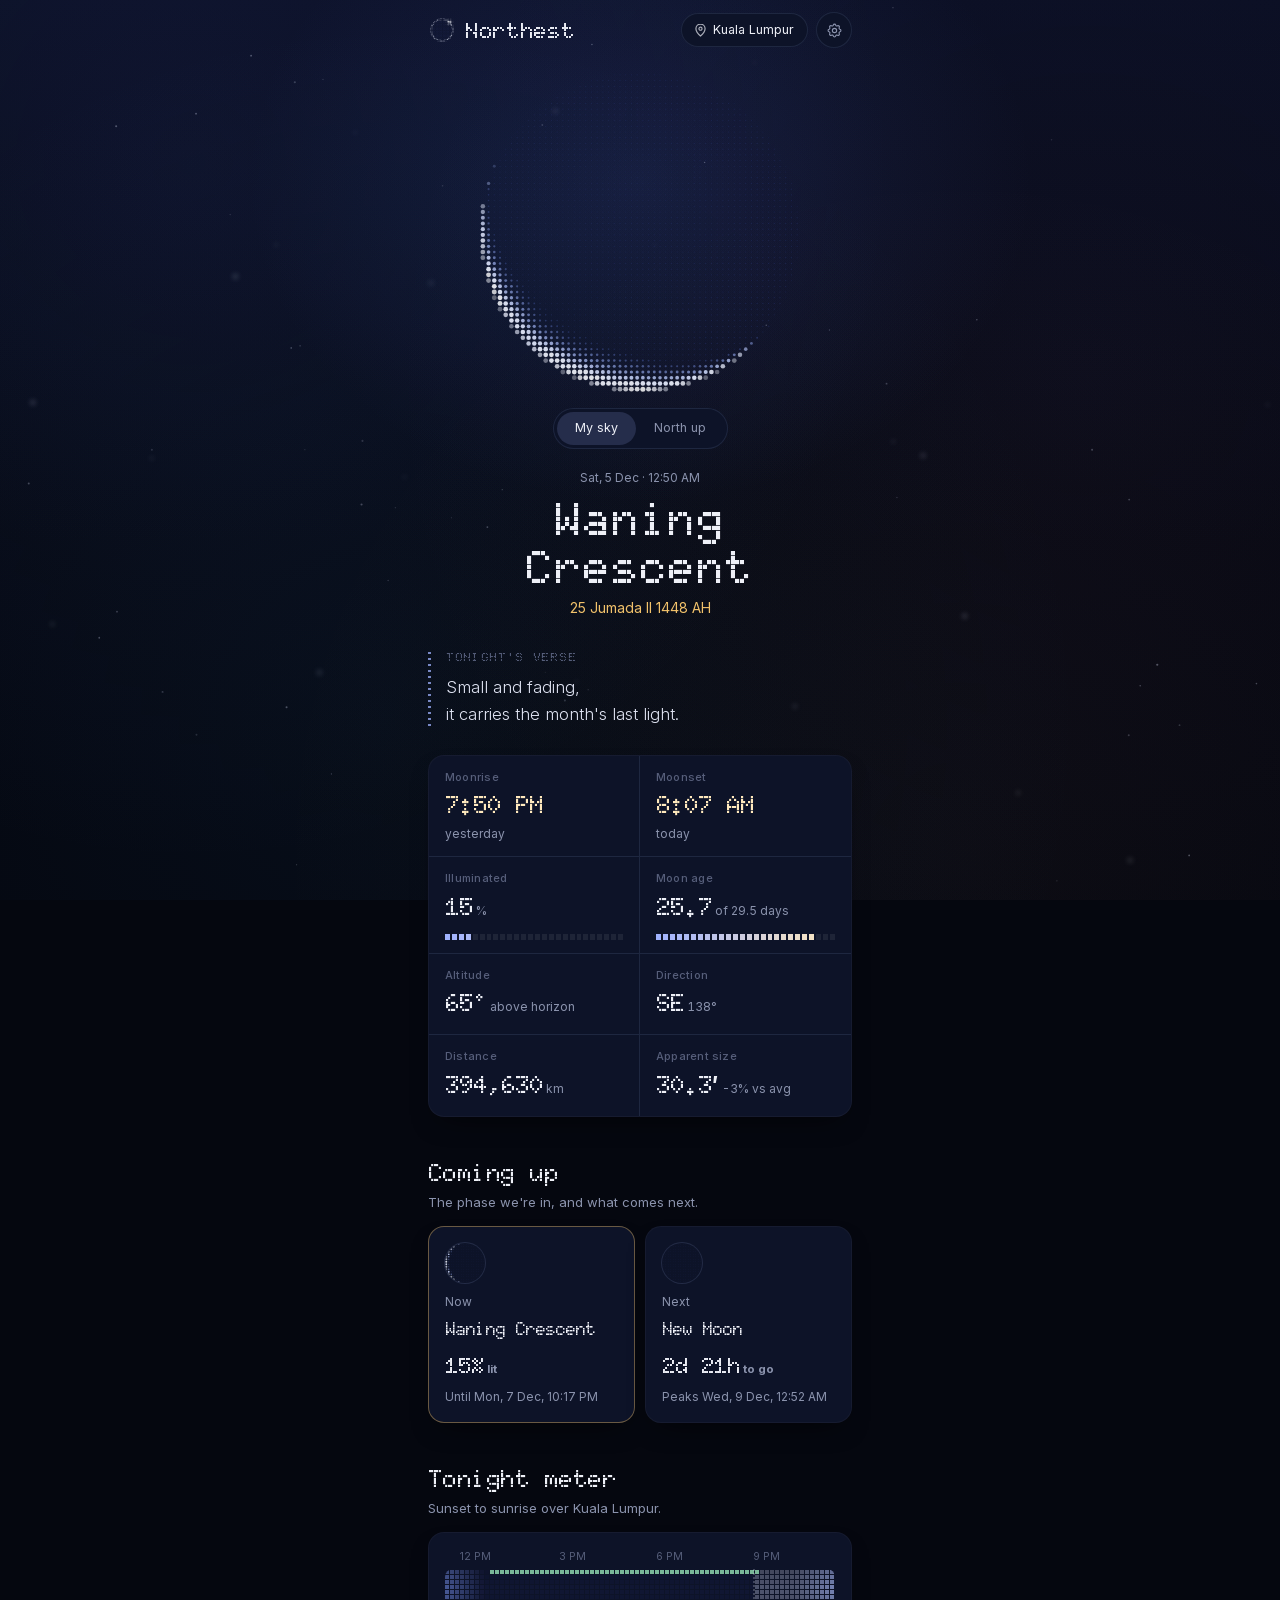
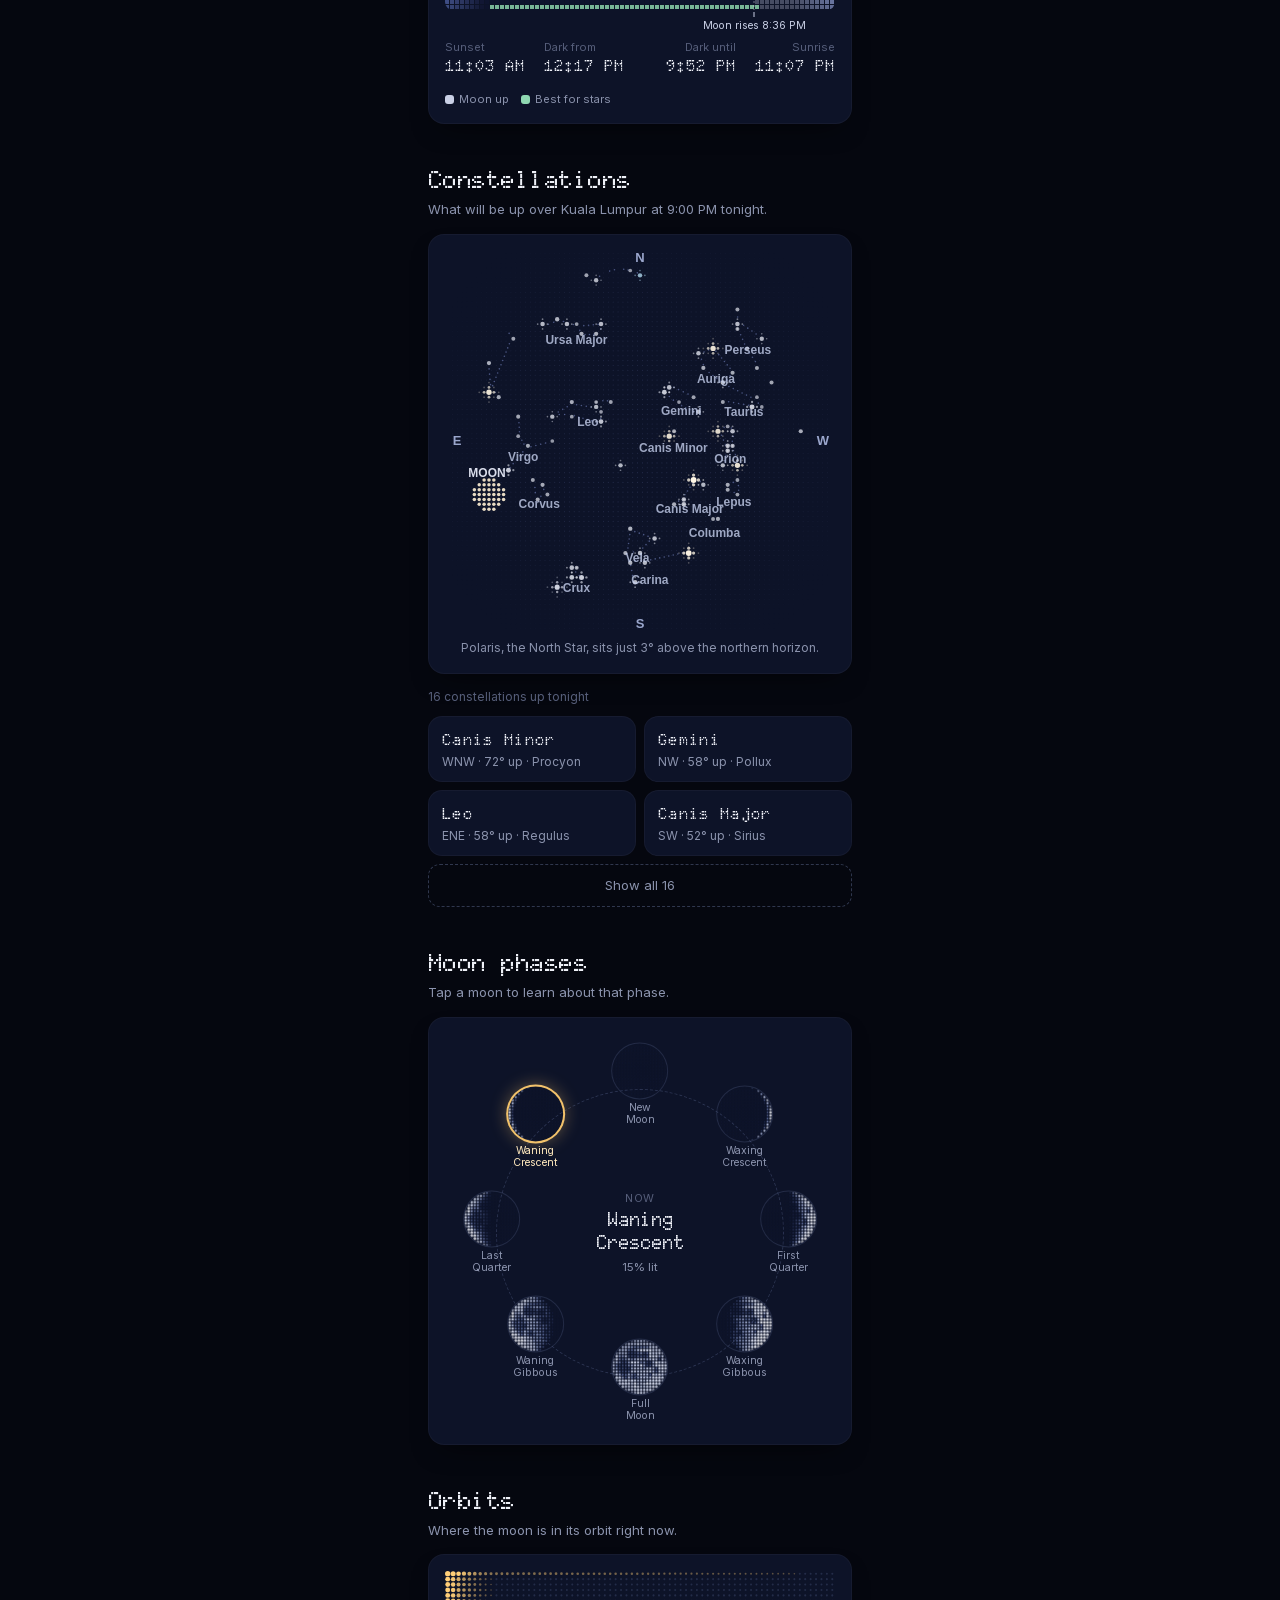
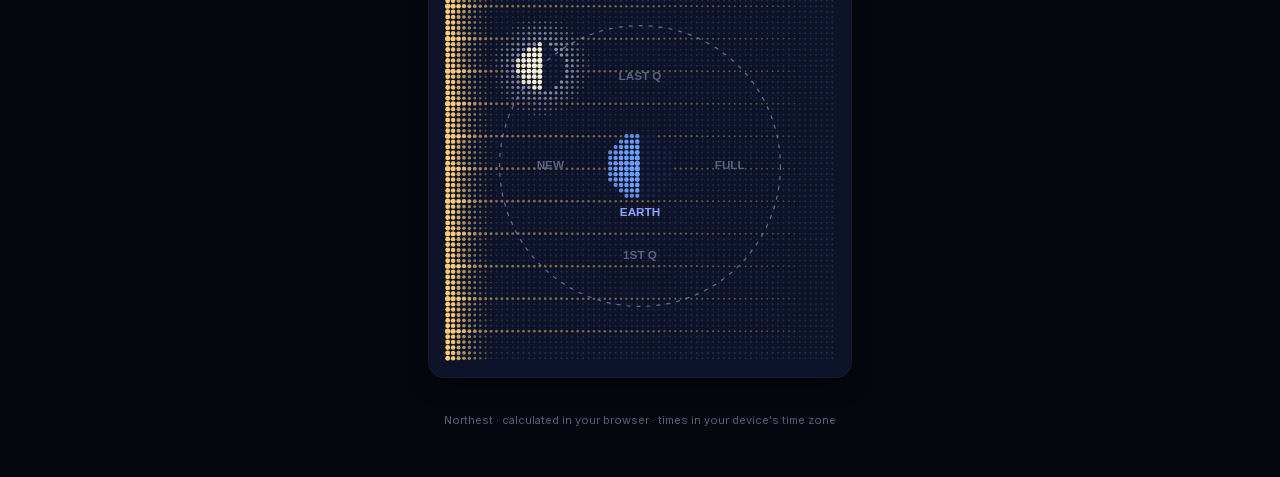
<file: android/app/src/main/assets/www/index.html>
<!DOCTYPE html>
<html lang="en">
<head>
<meta charset="utf-8">
<meta name="viewport" content="width=device-width,initial-scale=1,viewport-fit=cover">
<link rel="manifest" href="manifest.webmanifest">
<meta name="theme-color" content="#05070f">
<meta name="apple-mobile-web-app-capable" content="yes">
<meta name="mobile-web-app-capable" content="yes">
<meta name="apple-mobile-web-app-status-bar-style" content="black-translucent">
<meta name="apple-mobile-web-app-title" content="Northest">
<link rel="apple-touch-icon" sizes="180x180" href="apple-touch-icon.png">

<title>Northest — Moon Phases</title>
<link rel="icon" type="image/svg+xml" href="data:image/svg+xml,%3Csvg%20xmlns%3D%22http%3A//www.w3.org/2000/svg%22%20viewBox%3D%220%200%20120%20120%22%3E%3Crect%20width%3D%22120%22%20height%3D%22120%22%20rx%3D%2226%22%20fill%3D%22%23070b1c%22/%3E%3Ccircle%20cx%3D%2277.0%22%20cy%3D%2219.8%22%20r%3D%220.30%22%20fill%3D%22%23ffffff%22%20opacity%3D%220.08%22/%3E%3Ccircle%20cx%3D%2281.4%22%20cy%3D%2219.8%22%20r%3D%220.31%22%20fill%3D%22%23ffffff%22%20opacity%3D%220.15%22/%3E%3Ccircle%20cx%3D%2285.8%22%20cy%3D%2219.8%22%20r%3D%220.31%22%20fill%3D%22%23ffffff%22%20opacity%3D%220.15%22/%3E%3Ccircle%20cx%3D%2290.2%22%20cy%3D%2219.8%22%20r%3D%220.30%22%20fill%3D%22%23ffffff%22%20opacity%3D%220.09%22/%3E%3Ccircle%20cx%3D%2250.6%22%20cy%3D%2224.2%22%20r%3D%220.98%22%20fill%3D%22%23e9eefc%22%20opacity%3D%220.49%22/%3E%3Ccircle%20cx%3D%2255.0%22%20cy%3D%2224.2%22%20r%3D%221.20%22%20fill%3D%22%23e9eefc%22%20opacity%3D%220.61%22/%3E%3Ccircle%20cx%3D%2259.4%22%20cy%3D%2224.2%22%20r%3D%221.29%22%20fill%3D%22%23e9eefc%22%20opacity%3D%220.66%22/%3E%3Ccircle%20cx%3D%2263.8%22%20cy%3D%2224.2%22%20r%3D%221.24%22%20fill%3D%22%23e9eefc%22%20opacity%3D%220.63%22/%3E%3Ccircle%20cx%3D%2268.2%22%20cy%3D%2224.2%22%20r%3D%221.05%22%20fill%3D%22%23e9eefc%22%20opacity%3D%220.53%22/%3E%3Ccircle%20cx%3D%2272.6%22%20cy%3D%2224.2%22%20r%3D%220.74%22%20fill%3D%22%23e9eefc%22%20opacity%3D%220.37%22/%3E%3Ccircle%20cx%3D%2272.6%22%20cy%3D%2224.2%22%20r%3D%220.32%22%20fill%3D%22%23ffffff%22%20opacity%3D%220.15%22/%3E%3Ccircle%20cx%3D%2277.0%22%20cy%3D%2224.2%22%20r%3D%220.62%22%20fill%3D%22%23ffffff%22%20opacity%3D%220.29%22/%3E%3Ccircle%20cx%3D%2281.4%22%20cy%3D%2224.2%22%20r%3D%220.80%22%20fill%3D%22%23ffffff%22%20opacity%3D%220.38%22/%3E%3Ccircle%20cx%3D%2285.8%22%20cy%3D%2224.2%22%20r%3D%220.80%22%20fill%3D%22%23ffffff%22%20opacity%3D%220.38%22/%3E%3Ccircle%20cx%3D%2290.2%22%20cy%3D%2224.2%22%20r%3D%220.63%22%20fill%3D%22%23ffffff%22%20opacity%3D%220.30%22/%3E%3Ccircle%20cx%3D%2294.6%22%20cy%3D%2224.2%22%20r%3D%220.33%22%20fill%3D%22%23ffffff%22%20opacity%3D%220.16%22/%3E%3Ccircle%20cx%3D%2241.8%22%20cy%3D%2228.6%22%20r%3D%221.17%22%20fill%3D%22%23e9eefc%22%20opacity%3D%220.59%22/%3E%3Ccircle%20cx%3D%2246.2%22%20cy%3D%2228.6%22%20r%3D%221.68%22%20fill%3D%22%23e9eefc%22%20opacity%3D%220.86%22/%3E%3Ccircle%20cx%3D%2250.6%22%20cy%3D%2228.6%22%20r%3D%221.44%22%20fill%3D%22%23e9eefc%22%20opacity%3D%220.74%22/%3E%3Ccircle%20cx%3D%2255.0%22%20cy%3D%2228.6%22%20r%3D%221.19%22%20fill%3D%22%23e9eefc%22%20opacity%3D%220.60%22/%3E%3Ccircle%20cx%3D%2259.4%22%20cy%3D%2228.6%22%20r%3D%221.09%22%20fill%3D%22%23e9eefc%22%20opacity%3D%220.55%22/%3E%3Ccircle%20cx%3D%2263.8%22%20cy%3D%2228.6%22%20r%3D%221.15%22%20fill%3D%22%23e9eefc%22%20opacity%3D%220.58%22/%3E%3Ccircle%20cx%3D%2268.2%22%20cy%3D%2228.6%22%20r%3D%221.36%22%20fill%3D%22%23e9eefc%22%20opacity%3D%220.69%22/%3E%3Ccircle%20cx%3D%2268.2%22%20cy%3D%2228.6%22%20r%3D%220.30%22%20fill%3D%22%23ffffff%22%20opacity%3D%220.09%22/%3E%3Ccircle%20cx%3D%2272.6%22%20cy%3D%2228.6%22%20r%3D%221.72%22%20fill%3D%22%23e9eefc%22%20opacity%3D%220.88%22/%3E%3Ccircle%20cx%3D%2272.6%22%20cy%3D%2228.6%22%20r%3D%220.63%22%20fill%3D%22%23ffffff%22%20opacity%3D%220.30%22/%3E%3Ccircle%20cx%3D%2277.0%22%20cy%3D%2228.6%22%20r%3D%221.32%22%20fill%3D%22%23e9eefc%22%20opacity%3D%220.67%22/%3E%3Ccircle%20cx%3D%2277.0%22%20cy%3D%2228.6%22%20r%3D%221.02%22%20fill%3D%22%23ffffff%22%20opacity%3D%220.48%22/%3E%3Ccircle%20cx%3D%2281.4%22%20cy%3D%2228.6%22%20r%3D%220.72%22%20fill%3D%22%23e9eefc%22%20opacity%3D%220.36%22/%3E%3Ccircle%20cx%3D%2281.4%22%20cy%3D%2228.6%22%20r%3D%221.28%22%20fill%3D%22%23ffffff%22%20opacity%3D%220.61%22/%3E%3Ccircle%20cx%3D%2285.8%22%20cy%3D%2228.6%22%20r%3D%221.29%22%20fill%3D%22%23ffffff%22%20opacity%3D%220.61%22/%3E%3Ccircle%20cx%3D%2290.2%22%20cy%3D%2228.6%22%20r%3D%221.03%22%20fill%3D%22%23ffffff%22%20opacity%3D%220.49%22/%3E%3Ccircle%20cx%3D%2294.6%22%20cy%3D%2228.6%22%20r%3D%220.65%22%20fill%3D%22%23ffffff%22%20opacity%3D%220.31%22/%3E%3Ccircle%20cx%3D%2299.0%22%20cy%3D%2228.6%22%20r%3D%220.30%22%20fill%3D%22%23ffffff%22%20opacity%3D%220.10%22/%3E%3Ccircle%20cx%3D%2237.4%22%20cy%3D%2233.0%22%20r%3D%221.45%22%20fill%3D%22%23e9eefc%22%20opacity%3D%220.74%22/%3E%3Ccircle%20cx%3D%2241.8%22%20cy%3D%2233.0%22%20r%3D%221.39%22%20fill%3D%22%23e9eefc%22%20opacity%3D%220.71%22/%3E%3Ccircle%20cx%3D%2246.2%22%20cy%3D%2233.0%22%20r%3D%220.70%22%20fill%3D%22%232a3366%22%20opacity%3D%220.75%22/%3E%3Ccircle%20cx%3D%2250.6%22%20cy%3D%2233.0%22%20r%3D%220.70%22%20fill%3D%22%232a3366%22%20opacity%3D%220.75%22/%3E%3Ccircle%20cx%3D%2255.0%22%20cy%3D%2233.0%22%20r%3D%220.70%22%20fill%3D%22%232a3366%22%20opacity%3D%220.75%22/%3E%3Ccircle%20cx%3D%2259.4%22%20cy%3D%2233.0%22%20r%3D%220.70%22%20fill%3D%22%232a3366%22%20opacity%3D%220.75%22/%3E%3Ccircle%20cx%3D%2263.8%22%20cy%3D%2233.0%22%20r%3D%220.70%22%20fill%3D%22%232a3366%22%20opacity%3D%220.75%22/%3E%3Ccircle%20cx%3D%2268.2%22%20cy%3D%2233.0%22%20r%3D%220.70%22%20fill%3D%22%232a3366%22%20opacity%3D%220.75%22/%3E%3Ccircle%20cx%3D%2268.2%22%20cy%3D%2233.0%22%20r%3D%220.34%22%20fill%3D%22%23ffffff%22%20opacity%3D%220.16%22/%3E%3Ccircle%20cx%3D%2272.6%22%20cy%3D%2233.0%22%20r%3D%220.70%22%20fill%3D%22%232a3366%22%20opacity%3D%220.75%22/%3E%3Ccircle%20cx%3D%2272.6%22%20cy%3D%2233.0%22%20r%3D%220.83%22%20fill%3D%22%23ffffff%22%20opacity%3D%220.39%22/%3E%3Ccircle%20cx%3D%2277.0%22%20cy%3D%2233.0%22%20r%3D%221.22%22%20fill%3D%22%23e9eefc%22%20opacity%3D%220.62%22/%3E%3Ccircle%20cx%3D%2277.0%22%20cy%3D%2233.0%22%20r%3D%221.30%22%20fill%3D%22%23ffffff%22%20opacity%3D%220.62%22/%3E%3Ccircle%20cx%3D%2281.4%22%20cy%3D%2233.0%22%20r%3D%221.64%22%20fill%3D%22%23e9eefc%22%20opacity%3D%220.84%22/%3E%3Ccircle%20cx%3D%2281.4%22%20cy%3D%2233.0%22%20r%3D%221.72%22%20fill%3D%22%23ffffff%22%20opacity%3D%220.81%22/%3E%3Ccircle%20cx%3D%2285.8%22%20cy%3D%2233.0%22%20r%3D%220.89%22%20fill%3D%22%23e9eefc%22%20opacity%3D%220.45%22/%3E%3Ccircle%20cx%3D%2285.8%22%20cy%3D%2233.0%22%20r%3D%221.73%22%20fill%3D%22%23ffffff%22%20opacity%3D%220.82%22/%3E%3Ccircle%20cx%3D%2290.2%22%20cy%3D%2233.0%22%20r%3D%221.32%22%20fill%3D%22%23ffffff%22%20opacity%3D%220.62%22/%3E%3Ccircle%20cx%3D%2294.6%22%20cy%3D%2233.0%22%20r%3D%220.84%22%20fill%3D%22%23ffffff%22%20opacity%3D%220.40%22/%3E%3Ccircle%20cx%3D%2299.0%22%20cy%3D%2233.0%22%20r%3D%220.36%22%20fill%3D%22%23ffffff%22%20opacity%3D%220.17%22/%3E%3Ccircle%20cx%3D%2233.0%22%20cy%3D%2237.4%22%20r%3D%221.45%22%20fill%3D%22%23e9eefc%22%20opacity%3D%220.74%22/%3E%3Ccircle%20cx%3D%2237.4%22%20cy%3D%2237.4%22%20r%3D%221.23%22%20fill%3D%22%23e9eefc%22%20opacity%3D%220.63%22/%3E%3Ccircle%20cx%3D%2241.8%22%20cy%3D%2237.4%22%20r%3D%220.70%22%20fill%3D%22%232a3366%22%20opacity%3D%220.75%22/%3E%3Ccircle%20cx%3D%2246.2%22%20cy%3D%2237.4%22%20r%3D%220.70%22%20fill%3D%22%232a3366%22%20opacity%3D%220.75%22/%3E%3Ccircle%20cx%3D%2250.6%22%20cy%3D%2237.4%22%20r%3D%220.70%22%20fill%3D%22%232a3366%22%20opacity%3D%220.75%22/%3E%3Ccircle%20cx%3D%2255.0%22%20cy%3D%2237.4%22%20r%3D%220.70%22%20fill%3D%22%232a3366%22%20opacity%3D%220.75%22/%3E%3Ccircle%20cx%3D%2259.4%22%20cy%3D%2237.4%22%20r%3D%220.70%22%20fill%3D%22%232a3366%22%20opacity%3D%220.75%22/%3E%3Ccircle%20cx%3D%2263.8%22%20cy%3D%2237.4%22%20r%3D%220.70%22%20fill%3D%22%232a3366%22%20opacity%3D%220.75%22/%3E%3Ccircle%20cx%3D%2268.2%22%20cy%3D%2237.4%22%20r%3D%220.70%22%20fill%3D%22%232a3366%22%20opacity%3D%220.75%22/%3E%3Ccircle%20cx%3D%2268.2%22%20cy%3D%2237.4%22%20r%3D%220.35%22%20fill%3D%22%23ffffff%22%20opacity%3D%220.17%22/%3E%3Ccircle%20cx%3D%2272.6%22%20cy%3D%2237.4%22%20r%3D%220.70%22%20fill%3D%22%232a3366%22%20opacity%3D%220.75%22/%3E%3Ccircle%20cx%3D%2272.6%22%20cy%3D%2237.4%22%20r%3D%220.84%22%20fill%3D%22%23ffffff%22%20opacity%3D%220.40%22/%3E%3Ccircle%20cx%3D%2277.0%22%20cy%3D%2237.4%22%20r%3D%220.70%22%20fill%3D%22%232a3366%22%20opacity%3D%220.75%22/%3E%3Ccircle%20cx%3D%2277.0%22%20cy%3D%2237.4%22%20r%3D%221.33%22%20fill%3D%22%23ffffff%22%20opacity%3D%220.63%22/%3E%3Ccircle%20cx%3D%2281.4%22%20cy%3D%2237.4%22%20r%3D%221.02%22%20fill%3D%22%23e9eefc%22%20opacity%3D%220.51%22/%3E%3Ccircle%20cx%3D%2281.4%22%20cy%3D%2237.4%22%20r%3D%221.78%22%20fill%3D%22%23ffffff%22%20opacity%3D%220.84%22/%3E%3Ccircle%20cx%3D%2285.8%22%20cy%3D%2237.4%22%20r%3D%221.68%22%20fill%3D%22%23e9eefc%22%20opacity%3D%220.86%22/%3E%3Ccircle%20cx%3D%2285.8%22%20cy%3D%2237.4%22%20r%3D%221.80%22%20fill%3D%22%23ffffff%22%20opacity%3D%220.85%22/%3E%3Ccircle%20cx%3D%2290.2%22%20cy%3D%2237.4%22%20r%3D%220.80%22%20fill%3D%22%23e9eefc%22%20opacity%3D%220.40%22/%3E%3Ccircle%20cx%3D%2290.2%22%20cy%3D%2237.4%22%20r%3D%221.35%22%20fill%3D%22%23ffffff%22%20opacity%3D%220.64%22/%3E%3Ccircle%20cx%3D%2294.6%22%20cy%3D%2237.4%22%20r%3D%220.86%22%20fill%3D%22%23ffffff%22%20opacity%3D%220.41%22/%3E%3Ccircle%20cx%3D%2299.0%22%20cy%3D%2237.4%22%20r%3D%220.37%22%20fill%3D%22%23ffffff%22%20opacity%3D%220.18%22/%3E%3Ccircle%20cx%3D%2228.6%22%20cy%3D%2241.8%22%20r%3D%221.17%22%20fill%3D%22%23e9eefc%22%20opacity%3D%220.59%22/%3E%3Ccircle%20cx%3D%2233.0%22%20cy%3D%2241.8%22%20r%3D%221.39%22%20fill%3D%22%23e9eefc%22%20opacity%3D%220.71%22/%3E%3Ccircle%20cx%3D%2237.4%22%20cy%3D%2241.8%22%20r%3D%220.70%22%20fill%3D%22%232a3366%22%20opacity%3D%220.75%22/%3E%3Ccircle%20cx%3D%2241.8%22%20cy%3D%2241.8%22%20r%3D%220.70%22%20fill%3D%22%232a3366%22%20opacity%3D%220.75%22/%3E%3Ccircle%20cx%3D%2246.2%22%20cy%3D%2241.8%22%20r%3D%220.70%22%20fill%3D%22%232a3366%22%20opacity%3D%220.75%22/%3E%3Ccircle%20cx%3D%2250.6%22%20cy%3D%2241.8%22%20r%3D%220.70%22%20fill%3D%22%232a3366%22%20opacity%3D%220.75%22/%3E%3Ccircle%20cx%3D%2255.0%22%20cy%3D%2241.8%22%20r%3D%220.70%22%20fill%3D%22%232a3366%22%20opacity%3D%220.75%22/%3E%3Ccircle%20cx%3D%2259.4%22%20cy%3D%2241.8%22%20r%3D%220.70%22%20fill%3D%22%232a3366%22%20opacity%3D%220.75%22/%3E%3Ccircle%20cx%3D%2263.8%22%20cy%3D%2241.8%22%20r%3D%220.70%22%20fill%3D%22%232a3366%22%20opacity%3D%220.75%22/%3E%3Ccircle%20cx%3D%2268.2%22%20cy%3D%2241.8%22%20r%3D%220.70%22%20fill%3D%22%232a3366%22%20opacity%3D%220.75%22/%3E%3Ccircle%20cx%3D%2268.2%22%20cy%3D%2241.8%22%20r%3D%220.30%22%20fill%3D%22%23ffffff%22%20opacity%3D%220.11%22/%3E%3Ccircle%20cx%3D%2272.6%22%20cy%3D%2241.8%22%20r%3D%220.70%22%20fill%3D%22%232a3366%22%20opacity%3D%220.75%22/%3E%3Ccircle%20cx%3D%2272.6%22%20cy%3D%2241.8%22%20r%3D%220.68%22%20fill%3D%22%23ffffff%22%20opacity%3D%220.32%22/%3E%3Ccircle%20cx%3D%2277.0%22%20cy%3D%2241.8%22%20r%3D%220.70%22%20fill%3D%22%232a3366%22%20opacity%3D%220.75%22/%3E%3Ccircle%20cx%3D%2277.0%22%20cy%3D%2241.8%22%20r%3D%221.08%22%20fill%3D%22%23ffffff%22%20opacity%3D%220.51%22/%3E%3Ccircle%20cx%3D%2281.4%22%20cy%3D%2241.8%22%20r%3D%220.70%22%20fill%3D%22%232a3366%22%20opacity%3D%220.75%22/%3E%3Ccircle%20cx%3D%2281.4%22%20cy%3D%2241.8%22%20r%3D%221.37%22%20fill%3D%22%23ffffff%22%20opacity%3D%220.65%22/%3E%3Ccircle%20cx%3D%2285.8%22%20cy%3D%2241.8%22%20r%3D%221.13%22%20fill%3D%22%23e9eefc%22%20opacity%3D%220.57%22/%3E%3Ccircle%20cx%3D%2285.8%22%20cy%3D%2241.8%22%20r%3D%221.37%22%20fill%3D%22%23ffffff%22%20opacity%3D%220.65%22/%3E%3Ccircle%20cx%3D%2290.2%22%20cy%3D%2241.8%22%20r%3D%221.43%22%20fill%3D%22%23e9eefc%22%20opacity%3D%220.73%22/%3E%3Ccircle%20cx%3D%2290.2%22%20cy%3D%2241.8%22%20r%3D%221.10%22%20fill%3D%22%23ffffff%22%20opacity%3D%220.52%22/%3E%3Ccircle%20cx%3D%2294.6%22%20cy%3D%2241.8%22%20r%3D%220.70%22%20fill%3D%22%23ffffff%22%20opacity%3D%220.33%22/%3E%3Ccircle%20cx%3D%2299.0%22%20cy%3D%2241.8%22%20r%3D%220.30%22%20fill%3D%22%23ffffff%22%20opacity%3D%220.12%22/%3E%3Ccircle%20cx%3D%2228.6%22%20cy%3D%2246.2%22%20r%3D%221.68%22%20fill%3D%22%23e9eefc%22%20opacity%3D%220.86%22/%3E%3Ccircle%20cx%3D%2233.0%22%20cy%3D%2246.2%22%20r%3D%220.70%22%20fill%3D%22%232a3366%22%20opacity%3D%220.75%22/%3E%3Ccircle%20cx%3D%2237.4%22%20cy%3D%2246.2%22%20r%3D%220.70%22%20fill%3D%22%232a3366%22%20opacity%3D%220.75%22/%3E%3Ccircle%20cx%3D%2241.8%22%20cy%3D%2246.2%22%20r%3D%220.70%22%20fill%3D%22%232a3366%22%20opacity%3D%220.75%22/%3E%3Ccircle%20cx%3D%2246.2%22%20cy%3D%2246.2%22%20r%3D%220.70%22%20fill%3D%22%232a3366%22%20opacity%3D%220.75%22/%3E%3Ccircle%20cx%3D%2250.6%22%20cy%3D%2246.2%22%20r%3D%220.70%22%20fill%3D%22%232a3366%22%20opacity%3D%220.75%22/%3E%3Ccircle%20cx%3D%2255.0%22%20cy%3D%2246.2%22%20r%3D%220.70%22%20fill%3D%22%232a3366%22%20opacity%3D%220.75%22/%3E%3Ccircle%20cx%3D%2259.4%22%20cy%3D%2246.2%22%20r%3D%220.70%22%20fill%3D%22%232a3366%22%20opacity%3D%220.75%22/%3E%3Ccircle%20cx%3D%2263.8%22%20cy%3D%2246.2%22%20r%3D%220.70%22%20fill%3D%22%232a3366%22%20opacity%3D%220.75%22/%3E%3Ccircle%20cx%3D%2268.2%22%20cy%3D%2246.2%22%20r%3D%220.70%22%20fill%3D%22%232a3366%22%20opacity%3D%220.75%22/%3E%3Ccircle%20cx%3D%2272.6%22%20cy%3D%2246.2%22%20r%3D%220.70%22%20fill%3D%22%232a3366%22%20opacity%3D%220.75%22/%3E%3Ccircle%20cx%3D%2272.6%22%20cy%3D%2246.2%22%20r%3D%220.38%22%20fill%3D%22%23ffffff%22%20opacity%3D%220.18%22/%3E%3Ccircle%20cx%3D%2277.0%22%20cy%3D%2246.2%22%20r%3D%220.70%22%20fill%3D%22%232a3366%22%20opacity%3D%220.75%22/%3E%3Ccircle%20cx%3D%2277.0%22%20cy%3D%2246.2%22%20r%3D%220.70%22%20fill%3D%22%23ffffff%22%20opacity%3D%220.33%22/%3E%3Ccircle%20cx%3D%2281.4%22%20cy%3D%2246.2%22%20r%3D%220.70%22%20fill%3D%22%232a3366%22%20opacity%3D%220.75%22/%3E%3Ccircle%20cx%3D%2281.4%22%20cy%3D%2246.2%22%20r%3D%220.89%22%20fill%3D%22%23ffffff%22%20opacity%3D%220.42%22/%3E%3Ccircle%20cx%3D%2285.8%22%20cy%3D%2246.2%22%20r%3D%220.70%22%20fill%3D%22%232a3366%22%20opacity%3D%220.75%22/%3E%3Ccircle%20cx%3D%2285.8%22%20cy%3D%2246.2%22%20r%3D%220.89%22%20fill%3D%22%23ffffff%22%20opacity%3D%220.42%22/%3E%3Ccircle%20cx%3D%2290.2%22%20cy%3D%2246.2%22%20r%3D%221.55%22%20fill%3D%22%23e9eefc%22%20opacity%3D%220.79%22/%3E%3Ccircle%20cx%3D%2290.2%22%20cy%3D%2246.2%22%20r%3D%220.71%22%20fill%3D%22%23ffffff%22%20opacity%3D%220.34%22/%3E%3Ccircle%20cx%3D%2294.6%22%20cy%3D%2246.2%22%20r%3D%220.92%22%20fill%3D%22%23e9eefc%22%20opacity%3D%220.46%22/%3E%3Ccircle%20cx%3D%2294.6%22%20cy%3D%2246.2%22%20r%3D%220.39%22%20fill%3D%22%23ffffff%22%20opacity%3D%220.19%22/%3E%3Ccircle%20cx%3D%2224.2%22%20cy%3D%2250.6%22%20r%3D%220.98%22%20fill%3D%22%23e9eefc%22%20opacity%3D%220.49%22/%3E%3Ccircle%20cx%3D%2228.6%22%20cy%3D%2250.6%22%20r%3D%221.44%22%20fill%3D%22%23e9eefc%22%20opacity%3D%220.74%22/%3E%3Ccircle%20cx%3D%2233.0%22%20cy%3D%2250.6%22%20r%3D%220.70%22%20fill%3D%22%232a3366%22%20opacity%3D%220.75%22/%3E%3Ccircle%20cx%3D%2237.4%22%20cy%3D%2250.6%22%20r%3D%220.70%22%20fill%3D%22%232a3366%22%20opacity%3D%220.75%22/%3E%3Ccircle%20cx%3D%2241.8%22%20cy%3D%2250.6%22%20r%3D%220.70%22%20fill%3D%22%232a3366%22%20opacity%3D%220.75%22/%3E%3Ccircle%20cx%3D%2246.2%22%20cy%3D%2250.6%22%20r%3D%220.70%22%20fill%3D%22%232a3366%22%20opacity%3D%220.75%22/%3E%3Ccircle%20cx%3D%2250.6%22%20cy%3D%2250.6%22%20r%3D%220.70%22%20fill%3D%22%232a3366%22%20opacity%3D%220.75%22/%3E%3Ccircle%20cx%3D%2255.0%22%20cy%3D%2250.6%22%20r%3D%220.70%22%20fill%3D%22%232a3366%22%20opacity%3D%220.75%22/%3E%3Ccircle%20cx%3D%2259.4%22%20cy%3D%2250.6%22%20r%3D%220.70%22%20fill%3D%22%232a3366%22%20opacity%3D%220.75%22/%3E%3Ccircle%20cx%3D%2263.8%22%20cy%3D%2250.6%22%20r%3D%220.70%22%20fill%3D%22%232a3366%22%20opacity%3D%220.75%22/%3E%3Ccircle%20cx%3D%2268.2%22%20cy%3D%2250.6%22%20r%3D%220.70%22%20fill%3D%22%232a3366%22%20opacity%3D%220.75%22/%3E%3Ccircle%20cx%3D%2272.6%22%20cy%3D%2250.6%22%20r%3D%220.70%22%20fill%3D%22%232a3366%22%20opacity%3D%220.75%22/%3E%3Ccircle%20cx%3D%2277.0%22%20cy%3D%2250.6%22%20r%3D%220.70%22%20fill%3D%22%232a3366%22%20opacity%3D%220.75%22/%3E%3Ccircle%20cx%3D%2277.0%22%20cy%3D%2250.6%22%20r%3D%220.30%22%20fill%3D%22%23ffffff%22%20opacity%3D%220.12%22/%3E%3Ccircle%20cx%3D%2281.4%22%20cy%3D%2250.6%22%20r%3D%220.70%22%20fill%3D%22%232a3366%22%20opacity%3D%220.75%22/%3E%3Ccircle%20cx%3D%2281.4%22%20cy%3D%2250.6%22%20r%3D%220.40%22%20fill%3D%22%23ffffff%22%20opacity%3D%220.19%22/%3E%3Ccircle%20cx%3D%2285.8%22%20cy%3D%2250.6%22%20r%3D%220.70%22%20fill%3D%22%232a3366%22%20opacity%3D%220.75%22/%3E%3Ccircle%20cx%3D%2285.8%22%20cy%3D%2250.6%22%20r%3D%220.40%22%20fill%3D%22%23ffffff%22%20opacity%3D%220.19%22/%3E%3Ccircle%20cx%3D%2290.2%22%20cy%3D%2250.6%22%20r%3D%221.15%22%20fill%3D%22%23e9eefc%22%20opacity%3D%220.58%22/%3E%3Ccircle%20cx%3D%2290.2%22%20cy%3D%2250.6%22%20r%3D%220.30%22%20fill%3D%22%23ffffff%22%20opacity%3D%220.13%22/%3E%3Ccircle%20cx%3D%2294.6%22%20cy%3D%2250.6%22%20r%3D%221.28%22%20fill%3D%22%23e9eefc%22%20opacity%3D%220.65%22/%3E%3Ccircle%20cx%3D%2224.2%22%20cy%3D%2255.0%22%20r%3D%221.20%22%20fill%3D%22%23e9eefc%22%20opacity%3D%220.61%22/%3E%3Ccircle%20cx%3D%2228.6%22%20cy%3D%2255.0%22%20r%3D%221.19%22%20fill%3D%22%23e9eefc%22%20opacity%3D%220.60%22/%3E%3Ccircle%20cx%3D%2233.0%22%20cy%3D%2255.0%22%20r%3D%220.70%22%20fill%3D%22%232a3366%22%20opacity%3D%220.75%22/%3E%3Ccircle%20cx%3D%2237.4%22%20cy%3D%2255.0%22%20r%3D%220.70%22%20fill%3D%22%232a3366%22%20opacity%3D%220.75%22/%3E%3Ccircle%20cx%3D%2241.8%22%20cy%3D%2255.0%22%20r%3D%220.70%22%20fill%3D%22%232a3366%22%20opacity%3D%220.75%22/%3E%3Ccircle%20cx%3D%2246.2%22%20cy%3D%2255.0%22%20r%3D%220.70%22%20fill%3D%22%232a3366%22%20opacity%3D%220.75%22/%3E%3Ccircle%20cx%3D%2250.6%22%20cy%3D%2255.0%22%20r%3D%220.70%22%20fill%3D%22%232a3366%22%20opacity%3D%220.75%22/%3E%3Ccircle%20cx%3D%2255.0%22%20cy%3D%2255.0%22%20r%3D%220.70%22%20fill%3D%22%232a3366%22%20opacity%3D%220.75%22/%3E%3Ccircle%20cx%3D%2259.4%22%20cy%3D%2255.0%22%20r%3D%220.70%22%20fill%3D%22%232a3366%22%20opacity%3D%220.75%22/%3E%3Ccircle%20cx%3D%2263.8%22%20cy%3D%2255.0%22%20r%3D%220.70%22%20fill%3D%22%232a3366%22%20opacity%3D%220.75%22/%3E%3Ccircle%20cx%3D%2268.2%22%20cy%3D%2255.0%22%20r%3D%220.70%22%20fill%3D%22%232a3366%22%20opacity%3D%220.75%22/%3E%3Ccircle%20cx%3D%2272.6%22%20cy%3D%2255.0%22%20r%3D%220.70%22%20fill%3D%22%232a3366%22%20opacity%3D%220.75%22/%3E%3Ccircle%20cx%3D%2277.0%22%20cy%3D%2255.0%22%20r%3D%220.70%22%20fill%3D%22%232a3366%22%20opacity%3D%220.75%22/%3E%3Ccircle%20cx%3D%2281.4%22%20cy%3D%2255.0%22%20r%3D%220.70%22%20fill%3D%22%232a3366%22%20opacity%3D%220.75%22/%3E%3Ccircle%20cx%3D%2285.8%22%20cy%3D%2255.0%22%20r%3D%220.70%22%20fill%3D%22%232a3366%22%20opacity%3D%220.75%22/%3E%3Ccircle%20cx%3D%2290.2%22%20cy%3D%2255.0%22%20r%3D%220.88%22%20fill%3D%22%23e9eefc%22%20opacity%3D%220.44%22/%3E%3Ccircle%20cx%3D%2294.6%22%20cy%3D%2255.0%22%20r%3D%221.51%22%20fill%3D%22%23e9eefc%22%20opacity%3D%220.77%22/%3E%3Ccircle%20cx%3D%2224.2%22%20cy%3D%2259.4%22%20r%3D%221.29%22%20fill%3D%22%23e9eefc%22%20opacity%3D%220.66%22/%3E%3Ccircle%20cx%3D%2228.6%22%20cy%3D%2259.4%22%20r%3D%221.09%22%20fill%3D%22%23e9eefc%22%20opacity%3D%220.55%22/%3E%3Ccircle%20cx%3D%2233.0%22%20cy%3D%2259.4%22%20r%3D%220.70%22%20fill%3D%22%232a3366%22%20opacity%3D%220.75%22/%3E%3Ccircle%20cx%3D%2237.4%22%20cy%3D%2259.4%22%20r%3D%220.70%22%20fill%3D%22%232a3366%22%20opacity%3D%220.75%22/%3E%3Ccircle%20cx%3D%2241.8%22%20cy%3D%2259.4%22%20r%3D%220.70%22%20fill%3D%22%232a3366%22%20opacity%3D%220.75%22/%3E%3Ccircle%20cx%3D%2246.2%22%20cy%3D%2259.4%22%20r%3D%220.70%22%20fill%3D%22%232a3366%22%20opacity%3D%220.75%22/%3E%3Ccircle%20cx%3D%2250.6%22%20cy%3D%2259.4%22%20r%3D%220.70%22%20fill%3D%22%232a3366%22%20opacity%3D%220.75%22/%3E%3Ccircle%20cx%3D%2255.0%22%20cy%3D%2259.4%22%20r%3D%220.70%22%20fill%3D%22%232a3366%22%20opacity%3D%220.75%22/%3E%3Ccircle%20cx%3D%2259.4%22%20cy%3D%2259.4%22%20r%3D%220.70%22%20fill%3D%22%232a3366%22%20opacity%3D%220.75%22/%3E%3Ccircle%20cx%3D%2263.8%22%20cy%3D%2259.4%22%20r%3D%220.70%22%20fill%3D%22%232a3366%22%20opacity%3D%220.75%22/%3E%3Ccircle%20cx%3D%2268.2%22%20cy%3D%2259.4%22%20r%3D%220.70%22%20fill%3D%22%232a3366%22%20opacity%3D%220.75%22/%3E%3Ccircle%20cx%3D%2272.6%22%20cy%3D%2259.4%22%20r%3D%220.70%22%20fill%3D%22%232a3366%22%20opacity%3D%220.75%22/%3E%3Ccircle%20cx%3D%2277.0%22%20cy%3D%2259.4%22%20r%3D%220.70%22%20fill%3D%22%232a3366%22%20opacity%3D%220.75%22/%3E%3Ccircle%20cx%3D%2281.4%22%20cy%3D%2259.4%22%20r%3D%220.70%22%20fill%3D%22%232a3366%22%20opacity%3D%220.75%22/%3E%3Ccircle%20cx%3D%2285.8%22%20cy%3D%2259.4%22%20r%3D%220.70%22%20fill%3D%22%232a3366%22%20opacity%3D%220.75%22/%3E%3Ccircle%20cx%3D%2290.2%22%20cy%3D%2259.4%22%20r%3D%220.70%22%20fill%3D%22%232a3366%22%20opacity%3D%220.75%22/%3E%3Ccircle%20cx%3D%2294.6%22%20cy%3D%2259.4%22%20r%3D%221.60%22%20fill%3D%22%23e9eefc%22%20opacity%3D%220.82%22/%3E%3Ccircle%20cx%3D%2224.2%22%20cy%3D%2263.8%22%20r%3D%221.24%22%20fill%3D%22%23e9eefc%22%20opacity%3D%220.63%22/%3E%3Ccircle%20cx%3D%2228.6%22%20cy%3D%2263.8%22%20r%3D%221.15%22%20fill%3D%22%23e9eefc%22%20opacity%3D%220.58%22/%3E%3Ccircle%20cx%3D%2233.0%22%20cy%3D%2263.8%22%20r%3D%220.70%22%20fill%3D%22%232a3366%22%20opacity%3D%220.75%22/%3E%3Ccircle%20cx%3D%2237.4%22%20cy%3D%2263.8%22%20r%3D%220.70%22%20fill%3D%22%232a3366%22%20opacity%3D%220.75%22/%3E%3Ccircle%20cx%3D%2241.8%22%20cy%3D%2263.8%22%20r%3D%220.70%22%20fill%3D%22%232a3366%22%20opacity%3D%220.75%22/%3E%3Ccircle%20cx%3D%2246.2%22%20cy%3D%2263.8%22%20r%3D%220.70%22%20fill%3D%22%232a3366%22%20opacity%3D%220.75%22/%3E%3Ccircle%20cx%3D%2250.6%22%20cy%3D%2263.8%22%20r%3D%220.70%22%20fill%3D%22%232a3366%22%20opacity%3D%220.75%22/%3E%3Ccircle%20cx%3D%2255.0%22%20cy%3D%2263.8%22%20r%3D%220.70%22%20fill%3D%22%232a3366%22%20opacity%3D%220.75%22/%3E%3Ccircle%20cx%3D%2259.4%22%20cy%3D%2263.8%22%20r%3D%220.70%22%20fill%3D%22%232a3366%22%20opacity%3D%220.75%22/%3E%3Ccircle%20cx%3D%2263.8%22%20cy%3D%2263.8%22%20r%3D%220.70%22%20fill%3D%22%232a3366%22%20opacity%3D%220.75%22/%3E%3Ccircle%20cx%3D%2268.2%22%20cy%3D%2263.8%22%20r%3D%220.70%22%20fill%3D%22%232a3366%22%20opacity%3D%220.75%22/%3E%3Ccircle%20cx%3D%2272.6%22%20cy%3D%2263.8%22%20r%3D%220.70%22%20fill%3D%22%232a3366%22%20opacity%3D%220.75%22/%3E%3Ccircle%20cx%3D%2277.0%22%20cy%3D%2263.8%22%20r%3D%220.70%22%20fill%3D%22%232a3366%22%20opacity%3D%220.75%22/%3E%3Ccircle%20cx%3D%2281.4%22%20cy%3D%2263.8%22%20r%3D%220.70%22%20fill%3D%22%232a3366%22%20opacity%3D%220.75%22/%3E%3Ccircle%20cx%3D%2285.8%22%20cy%3D%2263.8%22%20r%3D%220.70%22%20fill%3D%22%232a3366%22%20opacity%3D%220.75%22/%3E%3Ccircle%20cx%3D%2290.2%22%20cy%3D%2263.8%22%20r%3D%220.70%22%20fill%3D%22%232a3366%22%20opacity%3D%220.75%22/%3E%3Ccircle%20cx%3D%2294.6%22%20cy%3D%2263.8%22%20r%3D%221.55%22%20fill%3D%22%23e9eefc%22%20opacity%3D%220.79%22/%3E%3Ccircle%20cx%3D%2224.2%22%20cy%3D%2268.2%22%20r%3D%221.05%22%20fill%3D%22%23e9eefc%22%20opacity%3D%220.53%22/%3E%3Ccircle%20cx%3D%2228.6%22%20cy%3D%2268.2%22%20r%3D%221.36%22%20fill%3D%22%23e9eefc%22%20opacity%3D%220.69%22/%3E%3Ccircle%20cx%3D%2233.0%22%20cy%3D%2268.2%22%20r%3D%220.70%22%20fill%3D%22%232a3366%22%20opacity%3D%220.75%22/%3E%3Ccircle%20cx%3D%2237.4%22%20cy%3D%2268.2%22%20r%3D%220.70%22%20fill%3D%22%232a3366%22%20opacity%3D%220.75%22/%3E%3Ccircle%20cx%3D%2241.8%22%20cy%3D%2268.2%22%20r%3D%220.70%22%20fill%3D%22%232a3366%22%20opacity%3D%220.75%22/%3E%3Ccircle%20cx%3D%2246.2%22%20cy%3D%2268.2%22%20r%3D%220.70%22%20fill%3D%22%232a3366%22%20opacity%3D%220.75%22/%3E%3Ccircle%20cx%3D%2250.6%22%20cy%3D%2268.2%22%20r%3D%220.70%22%20fill%3D%22%232a3366%22%20opacity%3D%220.75%22/%3E%3Ccircle%20cx%3D%2255.0%22%20cy%3D%2268.2%22%20r%3D%220.70%22%20fill%3D%22%232a3366%22%20opacity%3D%220.75%22/%3E%3Ccircle%20cx%3D%2259.4%22%20cy%3D%2268.2%22%20r%3D%220.70%22%20fill%3D%22%232a3366%22%20opacity%3D%220.75%22/%3E%3Ccircle%20cx%3D%2263.8%22%20cy%3D%2268.2%22%20r%3D%220.70%22%20fill%3D%22%232a3366%22%20opacity%3D%220.75%22/%3E%3Ccircle%20cx%3D%2268.2%22%20cy%3D%2268.2%22%20r%3D%220.70%22%20fill%3D%22%232a3366%22%20opacity%3D%220.75%22/%3E%3Ccircle%20cx%3D%2272.6%22%20cy%3D%2268.2%22%20r%3D%220.70%22%20fill%3D%22%232a3366%22%20opacity%3D%220.75%22/%3E%3Ccircle%20cx%3D%2277.0%22%20cy%3D%2268.2%22%20r%3D%220.70%22%20fill%3D%22%232a3366%22%20opacity%3D%220.75%22/%3E%3Ccircle%20cx%3D%2281.4%22%20cy%3D%2268.2%22%20r%3D%220.70%22%20fill%3D%22%232a3366%22%20opacity%3D%220.75%22/%3E%3Ccircle%20cx%3D%2285.8%22%20cy%3D%2268.2%22%20r%3D%220.70%22%20fill%3D%22%232a3366%22%20opacity%3D%220.75%22/%3E%3Ccircle%20cx%3D%2290.2%22%20cy%3D%2268.2%22%20r%3D%221.06%22%20fill%3D%22%23e9eefc%22%20opacity%3D%220.54%22/%3E%3Ccircle%20cx%3D%2294.6%22%20cy%3D%2268.2%22%20r%3D%221.36%22%20fill%3D%22%23e9eefc%22%20opacity%3D%220.69%22/%3E%3Ccircle%20cx%3D%2224.2%22%20cy%3D%2272.6%22%20r%3D%220.74%22%20fill%3D%22%23e9eefc%22%20opacity%3D%220.37%22/%3E%3Ccircle%20cx%3D%2228.6%22%20cy%3D%2272.6%22%20r%3D%221.72%22%20fill%3D%22%23e9eefc%22%20opacity%3D%220.88%22/%3E%3Ccircle%20cx%3D%2233.0%22%20cy%3D%2272.6%22%20r%3D%220.70%22%20fill%3D%22%232a3366%22%20opacity%3D%220.75%22/%3E%3Ccircle%20cx%3D%2237.4%22%20cy%3D%2272.6%22%20r%3D%220.70%22%20fill%3D%22%232a3366%22%20opacity%3D%220.75%22/%3E%3Ccircle%20cx%3D%2241.8%22%20cy%3D%2272.6%22%20r%3D%220.70%22%20fill%3D%22%232a3366%22%20opacity%3D%220.75%22/%3E%3Ccircle%20cx%3D%2246.2%22%20cy%3D%2272.6%22%20r%3D%220.70%22%20fill%3D%22%232a3366%22%20opacity%3D%220.75%22/%3E%3Ccircle%20cx%3D%2250.6%22%20cy%3D%2272.6%22%20r%3D%220.70%22%20fill%3D%22%232a3366%22%20opacity%3D%220.75%22/%3E%3Ccircle%20cx%3D%2255.0%22%20cy%3D%2272.6%22%20r%3D%220.70%22%20fill%3D%22%232a3366%22%20opacity%3D%220.75%22/%3E%3Ccircle%20cx%3D%2259.4%22%20cy%3D%2272.6%22%20r%3D%220.70%22%20fill%3D%22%232a3366%22%20opacity%3D%220.75%22/%3E%3Ccircle%20cx%3D%2263.8%22%20cy%3D%2272.6%22%20r%3D%220.70%22%20fill%3D%22%232a3366%22%20opacity%3D%220.75%22/%3E%3Ccircle%20cx%3D%2268.2%22%20cy%3D%2272.6%22%20r%3D%220.70%22%20fill%3D%22%232a3366%22%20opacity%3D%220.75%22/%3E%3Ccircle%20cx%3D%2272.6%22%20cy%3D%2272.6%22%20r%3D%220.70%22%20fill%3D%22%232a3366%22%20opacity%3D%220.75%22/%3E%3Ccircle%20cx%3D%2277.0%22%20cy%3D%2272.6%22%20r%3D%220.70%22%20fill%3D%22%232a3366%22%20opacity%3D%220.75%22/%3E%3Ccircle%20cx%3D%2281.4%22%20cy%3D%2272.6%22%20r%3D%220.70%22%20fill%3D%22%232a3366%22%20opacity%3D%220.75%22/%3E%3Ccircle%20cx%3D%2285.8%22%20cy%3D%2272.6%22%20r%3D%220.70%22%20fill%3D%22%232a3366%22%20opacity%3D%220.75%22/%3E%3Ccircle%20cx%3D%2290.2%22%20cy%3D%2272.6%22%20r%3D%221.43%22%20fill%3D%22%23e9eefc%22%20opacity%3D%220.73%22/%3E%3Ccircle%20cx%3D%2294.6%22%20cy%3D%2272.6%22%20r%3D%221.03%22%20fill%3D%22%23e9eefc%22%20opacity%3D%220.52%22/%3E%3Ccircle%20cx%3D%2228.6%22%20cy%3D%2277.0%22%20r%3D%221.32%22%20fill%3D%22%23e9eefc%22%20opacity%3D%220.67%22/%3E%3Ccircle%20cx%3D%2233.0%22%20cy%3D%2277.0%22%20r%3D%221.22%22%20fill%3D%22%23e9eefc%22%20opacity%3D%220.62%22/%3E%3Ccircle%20cx%3D%2237.4%22%20cy%3D%2277.0%22%20r%3D%220.70%22%20fill%3D%22%232a3366%22%20opacity%3D%220.75%22/%3E%3Ccircle%20cx%3D%2241.8%22%20cy%3D%2277.0%22%20r%3D%220.70%22%20fill%3D%22%232a3366%22%20opacity%3D%220.75%22/%3E%3Ccircle%20cx%3D%2246.2%22%20cy%3D%2277.0%22%20r%3D%220.70%22%20fill%3D%22%232a3366%22%20opacity%3D%220.75%22/%3E%3Ccircle%20cx%3D%2250.6%22%20cy%3D%2277.0%22%20r%3D%220.70%22%20fill%3D%22%232a3366%22%20opacity%3D%220.75%22/%3E%3Ccircle%20cx%3D%2255.0%22%20cy%3D%2277.0%22%20r%3D%220.70%22%20fill%3D%22%232a3366%22%20opacity%3D%220.75%22/%3E%3Ccircle%20cx%3D%2259.4%22%20cy%3D%2277.0%22%20r%3D%220.70%22%20fill%3D%22%232a3366%22%20opacity%3D%220.75%22/%3E%3Ccircle%20cx%3D%2263.8%22%20cy%3D%2277.0%22%20r%3D%220.70%22%20fill%3D%22%232a3366%22%20opacity%3D%220.75%22/%3E%3Ccircle%20cx%3D%2268.2%22%20cy%3D%2277.0%22%20r%3D%220.70%22%20fill%3D%22%232a3366%22%20opacity%3D%220.75%22/%3E%3Ccircle%20cx%3D%2272.6%22%20cy%3D%2277.0%22%20r%3D%220.70%22%20fill%3D%22%232a3366%22%20opacity%3D%220.75%22/%3E%3Ccircle%20cx%3D%2277.0%22%20cy%3D%2277.0%22%20r%3D%220.70%22%20fill%3D%22%232a3366%22%20opacity%3D%220.75%22/%3E%3Ccircle%20cx%3D%2281.4%22%20cy%3D%2277.0%22%20r%3D%220.70%22%20fill%3D%22%232a3366%22%20opacity%3D%220.75%22/%3E%3Ccircle%20cx%3D%2285.8%22%20cy%3D%2277.0%22%20r%3D%220.96%22%20fill%3D%22%23e9eefc%22%20opacity%3D%220.48%22/%3E%3Ccircle%20cx%3D%2290.2%22%20cy%3D%2277.0%22%20r%3D%221.59%22%20fill%3D%22%23e9eefc%22%20opacity%3D%220.81%22/%3E%3Ccircle%20cx%3D%2228.6%22%20cy%3D%2281.4%22%20r%3D%220.72%22%20fill%3D%22%23e9eefc%22%20opacity%3D%220.36%22/%3E%3Ccircle%20cx%3D%2233.0%22%20cy%3D%2281.4%22%20r%3D%221.64%22%20fill%3D%22%23e9eefc%22%20opacity%3D%220.84%22/%3E%3Ccircle%20cx%3D%2237.4%22%20cy%3D%2281.4%22%20r%3D%221.02%22%20fill%3D%22%23e9eefc%22%20opacity%3D%220.51%22/%3E%3Ccircle%20cx%3D%2241.8%22%20cy%3D%2281.4%22%20r%3D%220.70%22%20fill%3D%22%232a3366%22%20opacity%3D%220.75%22/%3E%3Ccircle%20cx%3D%2246.2%22%20cy%3D%2281.4%22%20r%3D%220.70%22%20fill%3D%22%232a3366%22%20opacity%3D%220.75%22/%3E%3Ccircle%20cx%3D%2250.6%22%20cy%3D%2281.4%22%20r%3D%220.70%22%20fill%3D%22%232a3366%22%20opacity%3D%220.75%22/%3E%3Ccircle%20cx%3D%2255.0%22%20cy%3D%2281.4%22%20r%3D%220.70%22%20fill%3D%22%232a3366%22%20opacity%3D%220.75%22/%3E%3Ccircle%20cx%3D%2259.4%22%20cy%3D%2281.4%22%20r%3D%220.70%22%20fill%3D%22%232a3366%22%20opacity%3D%220.75%22/%3E%3Ccircle%20cx%3D%2263.8%22%20cy%3D%2281.4%22%20r%3D%220.70%22%20fill%3D%22%232a3366%22%20opacity%3D%220.75%22/%3E%3Ccircle%20cx%3D%2268.2%22%20cy%3D%2281.4%22%20r%3D%220.70%22%20fill%3D%22%232a3366%22%20opacity%3D%220.75%22/%3E%3Ccircle%20cx%3D%2272.6%22%20cy%3D%2281.4%22%20r%3D%220.70%22%20fill%3D%22%232a3366%22%20opacity%3D%220.75%22/%3E%3Ccircle%20cx%3D%2277.0%22%20cy%3D%2281.4%22%20r%3D%220.70%22%20fill%3D%22%232a3366%22%20opacity%3D%220.75%22/%3E%3Ccircle%20cx%3D%2281.4%22%20cy%3D%2281.4%22%20r%3D%220.70%22%20fill%3D%22%232a3366%22%20opacity%3D%220.75%22/%3E%3Ccircle%20cx%3D%2285.8%22%20cy%3D%2281.4%22%20r%3D%221.64%22%20fill%3D%22%23e9eefc%22%20opacity%3D%220.84%22/%3E%3Ccircle%20cx%3D%2290.2%22%20cy%3D%2281.4%22%20r%3D%220.98%22%20fill%3D%22%23e9eefc%22%20opacity%3D%220.49%22/%3E%3Ccircle%20cx%3D%2233.0%22%20cy%3D%2285.8%22%20r%3D%220.89%22%20fill%3D%22%23e9eefc%22%20opacity%3D%220.45%22/%3E%3Ccircle%20cx%3D%2237.4%22%20cy%3D%2285.8%22%20r%3D%221.68%22%20fill%3D%22%23e9eefc%22%20opacity%3D%220.86%22/%3E%3Ccircle%20cx%3D%2241.8%22%20cy%3D%2285.8%22%20r%3D%221.13%22%20fill%3D%22%23e9eefc%22%20opacity%3D%220.57%22/%3E%3Ccircle%20cx%3D%2246.2%22%20cy%3D%2285.8%22%20r%3D%220.70%22%20fill%3D%22%232a3366%22%20opacity%3D%220.75%22/%3E%3Ccircle%20cx%3D%2250.6%22%20cy%3D%2285.8%22%20r%3D%220.70%22%20fill%3D%22%232a3366%22%20opacity%3D%220.75%22/%3E%3Ccircle%20cx%3D%2255.0%22%20cy%3D%2285.8%22%20r%3D%220.70%22%20fill%3D%22%232a3366%22%20opacity%3D%220.75%22/%3E%3Ccircle%20cx%3D%2259.4%22%20cy%3D%2285.8%22%20r%3D%220.70%22%20fill%3D%22%232a3366%22%20opacity%3D%220.75%22/%3E%3Ccircle%20cx%3D%2263.8%22%20cy%3D%2285.8%22%20r%3D%220.70%22%20fill%3D%22%232a3366%22%20opacity%3D%220.75%22/%3E%3Ccircle%20cx%3D%2268.2%22%20cy%3D%2285.8%22%20r%3D%220.70%22%20fill%3D%22%232a3366%22%20opacity%3D%220.75%22/%3E%3Ccircle%20cx%3D%2272.6%22%20cy%3D%2285.8%22%20r%3D%220.70%22%20fill%3D%22%232a3366%22%20opacity%3D%220.75%22/%3E%3Ccircle%20cx%3D%2277.0%22%20cy%3D%2285.8%22%20r%3D%220.96%22%20fill%3D%22%23e9eefc%22%20opacity%3D%220.48%22/%3E%3Ccircle%20cx%3D%2281.4%22%20cy%3D%2285.8%22%20r%3D%221.64%22%20fill%3D%22%23e9eefc%22%20opacity%3D%220.84%22/%3E%3Ccircle%20cx%3D%2285.8%22%20cy%3D%2285.8%22%20r%3D%221.12%22%20fill%3D%22%23e9eefc%22%20opacity%3D%220.56%22/%3E%3Ccircle%20cx%3D%2237.4%22%20cy%3D%2290.2%22%20r%3D%220.80%22%20fill%3D%22%23e9eefc%22%20opacity%3D%220.40%22/%3E%3Ccircle%20cx%3D%2241.8%22%20cy%3D%2290.2%22%20r%3D%221.43%22%20fill%3D%22%23e9eefc%22%20opacity%3D%220.73%22/%3E%3Ccircle%20cx%3D%2246.2%22%20cy%3D%2290.2%22%20r%3D%221.55%22%20fill%3D%22%23e9eefc%22%20opacity%3D%220.79%22/%3E%3Ccircle%20cx%3D%2250.6%22%20cy%3D%2290.2%22%20r%3D%221.15%22%20fill%3D%22%23e9eefc%22%20opacity%3D%220.58%22/%3E%3Ccircle%20cx%3D%2255.0%22%20cy%3D%2290.2%22%20r%3D%220.88%22%20fill%3D%22%23e9eefc%22%20opacity%3D%220.44%22/%3E%3Ccircle%20cx%3D%2259.4%22%20cy%3D%2290.2%22%20r%3D%220.70%22%20fill%3D%22%232a3366%22%20opacity%3D%220.75%22/%3E%3Ccircle%20cx%3D%2263.8%22%20cy%3D%2290.2%22%20r%3D%220.70%22%20fill%3D%22%232a3366%22%20opacity%3D%220.75%22/%3E%3Ccircle%20cx%3D%2268.2%22%20cy%3D%2290.2%22%20r%3D%221.06%22%20fill%3D%22%23e9eefc%22%20opacity%3D%220.54%22/%3E%3Ccircle%20cx%3D%2272.6%22%20cy%3D%2290.2%22%20r%3D%221.43%22%20fill%3D%22%23e9eefc%22%20opacity%3D%220.73%22/%3E%3Ccircle%20cx%3D%2277.0%22%20cy%3D%2290.2%22%20r%3D%221.59%22%20fill%3D%22%23e9eefc%22%20opacity%3D%220.81%22/%3E%3Ccircle%20cx%3D%2281.4%22%20cy%3D%2290.2%22%20r%3D%220.98%22%20fill%3D%22%23e9eefc%22%20opacity%3D%220.49%22/%3E%3Ccircle%20cx%3D%2246.2%22%20cy%3D%2294.6%22%20r%3D%220.92%22%20fill%3D%22%23e9eefc%22%20opacity%3D%220.46%22/%3E%3Ccircle%20cx%3D%2250.6%22%20cy%3D%2294.6%22%20r%3D%221.28%22%20fill%3D%22%23e9eefc%22%20opacity%3D%220.65%22/%3E%3Ccircle%20cx%3D%2255.0%22%20cy%3D%2294.6%22%20r%3D%221.51%22%20fill%3D%22%23e9eefc%22%20opacity%3D%220.77%22/%3E%3Ccircle%20cx%3D%2259.4%22%20cy%3D%2294.6%22%20r%3D%221.60%22%20fill%3D%22%23e9eefc%22%20opacity%3D%220.82%22/%3E%3Ccircle%20cx%3D%2263.8%22%20cy%3D%2294.6%22%20r%3D%221.55%22%20fill%3D%22%23e9eefc%22%20opacity%3D%220.79%22/%3E%3Ccircle%20cx%3D%2268.2%22%20cy%3D%2294.6%22%20r%3D%221.36%22%20fill%3D%22%23e9eefc%22%20opacity%3D%220.69%22/%3E%3Ccircle%20cx%3D%2272.6%22%20cy%3D%2294.6%22%20r%3D%221.03%22%20fill%3D%22%23e9eefc%22%20opacity%3D%220.52%22/%3E%3C/svg%3E">

<link href="fonts/fonts.css" rel="stylesheet">
<style>
:root{--disp:'Doto','Inter',sans-serif;
  --bg:#05070f;--ink:#eef0f7;--mute:#8b93ad;--dim:#565e7a;--line:rgba(150,170,225,.13);
  --card:#0d1328;--warm:#ffe9bd;--amber:#f2c26b;--blue:#9fb2ff;--ok:#8fd8b2;--red:#f2a0a0;
  --sans:'Inter',system-ui,-apple-system,sans-serif;
}
*{box-sizing:border-box;margin:0;padding:0;-webkit-tap-highlight-color:transparent}
:focus{outline:none}
:focus-visible{outline:2px solid rgba(242,194,107,.6);outline-offset:2px}
button,.ev,.pm,.lay{transition:transform .12s ease,background-color .15s ease,border-color .15s ease,opacity .15s}
button:active,.ev:active,.lay:active{transform:scale(.96)}
@media (hover:hover){.ev:hover{border-color:rgba(242,194,107,.35)}.locbtn:hover,.gear:hover,.mv:not(:disabled):hover,.dnav button:hover,.lay:hover{background:rgba(255,255,255,.07)}.toggle button:not(.on):hover{color:var(--ink)}}
::selection{background:rgba(242,194,107,.3)}
html{background:var(--bg)}
body{font-family:var(--sans);color:var(--ink);min-height:100vh;font-size:14px;line-height:1.5;-webkit-font-smoothing:antialiased}
body::before{content:"";position:fixed;inset:0;pointer-events:none;background:radial-gradient(560px 460px at 50% 180px,rgba(60,80,160,.22),transparent 70%),linear-gradient(180deg,#0a0f22,var(--bg) 60%)}
button,select,input{font:inherit;color:inherit}
button{cursor:pointer;-webkit-tap-highlight-color:transparent}
#bgstars{position:fixed;inset:0;width:100%;height:100%;pointer-events:none;z-index:0}
.app{position:relative;z-index:1;padding-top:env(safe-area-inset-top)!important;padding-bottom:calc(48px + env(safe-area-inset-bottom))!important;max-width:460px;margin:0 auto;padding:0 18px 48px}

/* top bar */
.top{display:flex;align-items:center;justify-content:space-between;height:60px}
.logo{font-family:var(--disp);font-weight:900;font-size:22px;letter-spacing:.03em;display:flex;align-items:center;gap:9px}
.logo .lg{display:block;flex:none}
.locbtn{background:var(--card);border:1px solid var(--line);border-radius:999px;padding:7px 13px;font-size:12.5px;display:flex;gap:7px;align-items:center}
.locbtn svg{opacity:.7}

/* hero */
.stage{display:flex;justify-content:center;padding:12px 0 4px}
.toggle{display:flex;margin:12px auto 0;width:max-content;background:var(--card);border:1px solid var(--line);border-radius:999px;padding:3px}
.toggle button{background:none;border:0;padding:7px 18px;border-radius:999px;font-size:12.5px;color:var(--mute);transition:.2s}
.toggle button.on{background:rgba(159,178,255,.16);color:var(--ink)}
.hint{text-align:center;font-size:11.5px;color:var(--dim);margin-top:8px}
.namebox{text-align:center;margin-top:20px}
.date{font-size:12px;color:var(--mute)}
.date b{color:var(--amber);font-weight:500}
h1{font-family:var(--disp);font-weight:900;font-size:clamp(36px,10.5vw,46px);line-height:1.05;margin:8px 0 6px;letter-spacing:.01em}
.hijri{font-size:14px;color:var(--amber)}

.stats{display:grid;grid-template-columns:1fr 1fr;margin-top:22px;border:1px solid rgba(255,255,255,.035);border-radius:16px;overflow:hidden;background:var(--card);box-shadow:0 12px 28px -14px rgba(0,0,0,.75)}
.st{padding:13px 16px;border-top:1px solid var(--line)}
.st:nth-child(-n+2){border-top:0}
.st:nth-child(odd){border-right:1px solid var(--line)}
.st .k{font-size:11px;color:var(--dim);font-weight:500;letter-spacing:.02em}
.st .v{font-family:var(--disp);font-size:24px;font-weight:900;margin-top:2px;font-variant-numeric:tabular-nums}
.st .v small.dl{display:block;margin:2px 0 0}
.st .v small{font-family:var(--sans);font-size:12px;color:var(--mute);margin-left:3px;font-weight:400}
.st.hl .v{color:var(--warm)}

/* sky map */
.skycard{padding:14px}
#sky{display:block;width:100%;max-width:380px;margin:0 auto;aspect-ratio:1}
.skycard .note{font-size:12px;color:var(--mute);text-align:center;margin-top:8px}
.ccount{font-size:12px;color:var(--dim);margin:14px 0 0}
.clist{display:grid;grid-template-columns:1fr 1fr;gap:8px;margin-top:10px}
.con{display:flex;flex-direction:column;gap:2px;text-align:left;background:var(--card);border:1px solid rgba(255,255,255,.035);border-radius:14px;padding:11px 13px}
.more{grid-column:1/-1;padding:11px;border-radius:12px;border:1px dashed rgba(150,170,225,.3);background:none;color:var(--mute);font-size:13px}
.con b{font-family:'Doto',var(--sans);font-weight:900;font-size:16px;letter-spacing:.02em}
.con small{font-size:12px;color:var(--mute);line-height:1.35}
.con.on{border-color:rgba(95,224,181,.55);background:rgba(95,224,181,.07)}
body.l-grid .con{background:transparent;border-color:rgba(150,170,225,.2);border-radius:0}
body.l-min .con{background:none;border:0;padding-left:0}
body.l-glass .con{background:rgba(255,255,255,.045);backdrop-filter:blur(18px);border-color:rgba(255,255,255,.1);border-radius:18px}
/* simple vs nerd */
body.simple .nerd{display:none!important}
body.simple .ticks4{grid-template-columns:1fr 1fr}
/* night meter extras */
.hrs,.mev{position:relative;height:16px;font-size:10.5px;color:var(--dim)}
.hrs span,.mev span{position:absolute;top:0;transform:translateX(-50%);white-space:nowrap}
.hrs span.now{color:var(--ink)}
.mev{height:18px;margin-top:2px}
.mev span{color:#c9d0e6}
.mev span::before{content:"";display:block;width:1px;height:5px;background:#c9d0e6;margin:0 auto 1px}
/* ===== layout styles ===== */
/* Grid: hairlines, no fills (Tailwind-site feel) */
body.l-grid .card,body.l-grid .stats{background:transparent;border-radius:0;border-color:rgba(150,170,225,.2);box-shadow:none}
body.l-grid .grid2{gap:0}
body.l-grid .grid2>.card+.card{border-left:0}
body.l-grid .toggle,body.l-grid .locbtn,body.l-grid .gear{border-radius:6px}
body.l-grid .toggle button{border-radius:4px}
/* Minimal: no boxes at all, just type and space */
body.l-min .card,body.l-min .stats{background:none;border:0;border-radius:0;padding-left:0;padding-right:0;box-shadow:none}
body.l-min .st{border:0!important;padding-left:0}
body.l-min .grid2{gap:22px}
body.l-min .ev.soon{border:0}
body.l-min .kv{border-top-color:rgba(150,170,225,.08)}
/* Glass: frosted panels over the starfield */
body.l-glass .card,body.l-glass .stats{background:rgba(255,255,255,.045);border-color:rgba(255,255,255,.1)!important;-webkit-backdrop-filter:blur(18px) saturate(1.3);backdrop-filter:blur(18px) saturate(1.3);border:1px solid rgba(255,255,255,.1);border-radius:24px;box-shadow:inset 0 1px 0 rgba(255,255,255,.08)}
body.l-glass .st{border-color:rgba(255,255,255,.07)!important}
/* layout picker */
.lays{display:flex;gap:4px;margin-top:8px;background:rgba(255,255,255,.04);border:1px solid var(--line);border-radius:999px;padding:3px}
.lay{flex:1;font-size:13px;color:var(--mute);text-align:center;padding:8px 4px;border-radius:999px;border:0;background:none}
.lay.on{background:rgba(159,178,255,.18);color:var(--ink)}
.lay b{display:block;font-size:13.5px;font-weight:500;margin-top:8px}
.lay small{display:block;font-size:11.5px;color:var(--mute);line-height:1.35}
.lp{height:46px;border-radius:8px;background:#060914;position:relative;overflow:hidden;display:grid;grid-template-columns:1fr 1fr;gap:4px;padding:6px}
.lp i{display:block;border-radius:4px}
.lp.cards i{background:#141b38;box-shadow:0 4px 8px -3px rgba(0,0,0,.8)}
.lp.grid{gap:0;padding:0;border:1px solid rgba(150,170,225,.25)}
.lp.grid i{border-radius:0;border-right:1px solid rgba(150,170,225,.25);border-bottom:1px solid rgba(150,170,225,.25)}
.lp.min i{background:none;border-bottom:2px solid rgba(150,170,225,.2);border-radius:0;margin:6px 4px}
.lp.glass{background:radial-gradient(circle at 30% 30%,#2b3a80,#060914 70%)}
.lp.glass i{background:rgba(255,255,255,.08);border:1px solid rgba(255,255,255,.14);border-radius:8px}
/* settings */
.gear{width:36px;height:36px;border-radius:50%;background:var(--card);border:1px solid var(--line);display:grid;place-items:center;color:var(--mute)}
.srow{display:flex;align-items:center;justify-content:space-between;gap:14px;padding:12px 0;border-top:1px solid var(--line)}
.srow b{display:block;font-weight:500;font-size:14px}
.srow small{display:block;font-size:12px;color:var(--mute)}
.sl{font-size:11px;font-weight:600;letter-spacing:.06em;text-transform:uppercase;color:var(--dim);margin:18px 0 4px}
.sw{position:relative;width:44px;height:26px;flex:none}
.sw input{position:absolute;opacity:0;inset:0;margin:0;cursor:pointer;z-index:1}
.sw i{position:absolute;inset:0;border-radius:999px;background:rgba(255,255,255,.1);transition:.2s}
.sw i::after{content:"";position:absolute;top:3px;left:3px;width:20px;height:20px;border-radius:50%;background:#c7cde0;transition:.2s}
.sw input:checked+i{background:rgba(242,194,107,.55)}
.sw input:checked+i::after{left:21px;background:#fff}
.seg{display:flex;flex:none;background:rgba(255,255,255,.05);border:1px solid var(--line);border-radius:999px;padding:3px}
.seg button{background:none;border:0;padding:6px 11px;border-radius:999px;font-size:12px;color:var(--mute);white-space:nowrap}
.seg button.on{background:rgba(159,178,255,.18);color:var(--ink)}
.secrow{display:flex;align-items:center;gap:8px;padding:9px 0;border-top:1px solid var(--line)}
.secrow:first-child{border-top:0}
.secrow .n{flex:1;font-size:14px}
.secrow.off .n{color:var(--dim)}
.mv{width:32px;height:32px;border-radius:8px;border:1px solid var(--line);background:rgba(255,255,255,.03);color:var(--mute);font-size:14px;line-height:1}
.mv:disabled{opacity:.25;cursor:default}
[data-sec].hidden{display:none}
/* verse */
.verse{margin:26px 0 0;padding:4px 0 4px 18px;position:relative;font-weight:300;font-size:16.5px;line-height:1.65;color:#dfe3f2;text-align:left}
.verse::before{content:"";position:absolute;left:0;top:6px;bottom:6px;width:3px;background-image:radial-gradient(circle,rgba(159,178,255,.75) 1.2px,transparent 1.5px);background-size:3px 6px}
.verse .vl{display:block;font-family:var(--disp);font-weight:900;font-size:12px;letter-spacing:.14em;text-transform:uppercase;color:var(--dim);margin-bottom:6px}
/* pixel bars */
.pix{display:flex;gap:2px;margin-top:9px}
.pix i{flex:1;height:6px;background:rgba(255,255,255,.07)}
.pix i.on{background:var(--c)}
.verdict{display:none}
.pill{display:inline-flex;align-items:center;gap:7px;font-size:13.5px;font-weight:500;padding:6px 12px;border-radius:999px;border:1px solid var(--line);color:var(--ink)}
.pill::before{content:"";width:8px;height:8px;border-radius:2px;background:currentColor}
.pill.good{color:#8fd8b2;border-color:rgba(143,216,178,.35);background:rgba(143,216,178,.08)}
.pill.ok{color:#c9d0e6;border-color:rgba(201,208,230,.3);background:rgba(201,208,230,.06)}
.pill.poor{color:#9aa3bf;border-color:rgba(154,163,191,.25);background:rgba(154,163,191,.05)}
.verdict p{font-size:13.5px;color:var(--mute);margin-top:8px}
.pscore i{width:13px;height:13px;background:rgba(170,185,230,.14)}
.pscore i.on{background:#dfe5f5}
/* night meter */
#night{display:block;width:100%;margin:4px 0 2px}
.ticks4{display:grid;grid-template-columns:repeat(4,1fr);gap:6px;margin-top:10px}
.ticks4 div{font-size:11px;color:var(--dim);line-height:1.35}
.ticks4 div b{display:block;font-family:var(--disp);font-size:16px;color:var(--ink);font-weight:900;font-variant-numeric:tabular-nums}
.ticks4 div:nth-child(3),.ticks4 div:nth-child(4){text-align:right}
.ticks4 span{display:inline-block;width:6px;height:6px;margin-right:5px;vertical-align:1px}
.nhead{display:flex;align-items:center;justify-content:space-between;gap:10px;margin-bottom:12px}
.nhead .t{font-size:13px;color:var(--mute)}
/* sections */
.sec{margin-top:38px}
.sec>h2{font-family:var(--disp);font-size:24px;font-weight:900;letter-spacing:.02em}
.sec>p.sub{font-size:13px;color:var(--mute);margin:2px 0 14px}
.card{background:var(--card);border:1px solid rgba(255,255,255,.035);border-radius:16px;padding:16px;box-shadow:0 12px 28px -14px rgba(0,0,0,.75)}
.grid2{display:grid;grid-template-columns:1fr 1fr;gap:10px}

/* coming up */
.ev{display:flex;flex-direction:column;gap:6px;cursor:pointer;transition:.15s}
.ev:active{transform:scale(.98)}
.ev.soon{border-color:rgba(242,194,107,.4)}
.ev .nm{font-family:var(--disp);font-size:17px;font-weight:900;margin-top:4px}
.ev .dt{font-size:12px;color:var(--mute)}
.ev .cd{font-family:var(--disp);font-size:22px;font-weight:900;font-variant-numeric:tabular-nums}
.ev .cd small{font-family:var(--sans);font-size:11.5px;color:var(--mute)}
.badges{display:flex;flex-wrap:wrap;gap:5px}
.badge{font-size:10.5px;padding:2px 8px;border-radius:999px;border:1px solid var(--line);color:var(--mute)}
.badge.gold{color:var(--amber);border-color:rgba(242,194,107,.4);background:rgba(242,194,107,.08)}
.badge.blue{color:var(--blue);border-color:rgba(159,178,255,.4);background:rgba(159,178,255,.08)}
.badge.red{color:var(--red);border-color:rgba(242,160,160,.4);background:rgba(242,160,160,.08)}

/* tonight */
.kv{display:flex;justify-content:space-between;padding:8px 0;border-top:1px solid var(--line);font-size:13.5px}
.kv:first-of-type{border-top:0}
.kv span:first-child{color:var(--mute)}
.kv span:last-child{font-variant-numeric:tabular-nums}
.card h3{font-size:12px;font-weight:600;color:var(--dim);letter-spacing:.04em;text-transform:uppercase;margin-bottom:8px}
.timeline{position:relative;height:34px;border-radius:10px;overflow:hidden;margin:6px 0 6px;background:linear-gradient(90deg,#34457e 0%,#121a3a 9%,#04060f 18%,#04060f 82%,#121a3a 91%,#34457e 100%);border:1px solid var(--line)}
.timeline .seg{position:absolute;top:0;bottom:0;background:linear-gradient(180deg,rgba(230,235,248,.36),rgba(230,235,248,.14))}
.timeline .dk{position:absolute;top:0;bottom:0;border-top:2px solid var(--ok);border-bottom:2px solid var(--ok)}
.timeline .now{position:absolute;top:-2px;bottom:-2px;width:2px;background:var(--amber);box-shadow:0 0 8px var(--amber)}
.tlab{display:flex;justify-content:space-between;font-size:10.5px;color:var(--dim)}
.legend{margin-top:14px!important;display:flex;gap:12px;flex-wrap:wrap;font-size:11px;color:var(--mute);margin-top:10px}
.legend i{display:inline-block;width:9px;height:9px;border-radius:3px;margin-right:5px;vertical-align:-1px}
.score{display:flex;align-items:baseline;gap:10px}
.stars{font-size:20px;letter-spacing:2px;color:var(--amber)}
.stars .off{color:rgba(242,194,107,.2)}
.scoreTxt{font-size:13px;color:var(--mute);margin-top:2px}
.tips{list-style:none}
.tips li{font-size:13.5px;padding:9px 0 9px 20px;border-top:1px solid var(--line);position:relative;color:#d0d5e6}
.tips li:first-child{border-top:0;padding-top:2px}
.tips li::before{content:"";position:absolute;left:3px;top:15px;width:6px;height:6px;border-radius:50%;background:var(--amber)}
.tips li:first-child::before{top:8px}
.stack>*+*{margin-top:10px}

/* phase ring */
.ring{position:relative;width:100%;aspect-ratio:1;margin:4px auto 0;max-width:400px}
.ring::before{content:"";position:absolute;inset:13%;border-radius:50%;border:1px dashed rgba(150,170,225,.22)}
.ring .center{position:absolute;inset:30%;border-radius:50%;display:flex;flex-direction:column;align-items:center;justify-content:center;text-align:center}
.ring .center .k{font-size:11px;color:var(--dim);letter-spacing:.06em;text-transform:uppercase}
.ring .center .v{font-family:var(--disp);font-size:19px;font-weight:900;margin-top:3px;line-height:1.2}
.ring .center .s{font-size:11.5px;color:var(--mute);margin-top:4px}
.pm{position:absolute;width:23%;transform:translate(-50%,-50%);display:flex;flex-direction:column;align-items:center;gap:4px;background:none;border:0;padding:6px 0;border-radius:16px;transition:.15s}
.pm:hover{background:rgba(255,255,255,.04)}
.pm:active{transform:translate(-50%,-50%) scale(.95)}
.pm canvas,.ev canvas,.dhead canvas{display:block;border-radius:50%;box-shadow:0 0 0 1px rgba(150,170,225,.16)}
.pm span{font-size:10.5px;color:var(--mute);line-height:1.15;text-align:center}
.pm.on canvas{box-shadow:0 0 0 2px var(--amber),0 0 18px rgba(242,194,107,.45)}
.pm.on span{color:var(--warm)}

/* orbit */
#orbit{display:block;width:100%;max-width:400px;margin:0 auto}

/* drawer */
.scrim{position:fixed;inset:0;z-index:40;background:rgba(0,0,0,.6);opacity:0;pointer-events:none;transition:opacity .3s}
.scrim.open{opacity:1;pointer-events:auto}
.drawer{position:fixed;left:0;right:0;bottom:0;z-index:41;max-width:460px;margin:0 auto;max-height:88vh;overflow-y:auto;background:#0b1024;border:1px solid var(--line);border-bottom:0;border-radius:24px 24px 0 0;padding:10px 20px 28px;transform:translateY(105%);visibility:hidden;transition:transform .35s cubic-bezier(.2,.8,.2,1),visibility .35s}
.drawer.open{transform:none;visibility:visible}
.grab{width:40px;height:4px;border-radius:4px;background:rgba(255,255,255,.18);margin:4px auto 14px}
.dhead{display:flex;gap:16px;align-items:center}
.dhead .t{font-family:var(--disp);font-size:26px;font-weight:900;letter-spacing:.01em;line-height:1.15}
.dhead .s{font-size:12.5px;color:var(--amber);margin-top:4px}
.dclose{margin-left:auto;align-self:flex-start;width:32px;height:32px;border-radius:50%;border:1px solid var(--line);background:none;color:var(--mute);font-size:18px;line-height:1}
.dbody p{color:#cfd4e5;font-size:14px;margin-top:14px}
.dbody p b{color:var(--ink);font-weight:500}
.dfacts{margin-top:14px}
.dnav{display:flex;gap:8px;margin-top:18px}
.dnav button{flex:1;padding:11px;border-radius:12px;border:1px solid var(--line);background:rgba(255,255,255,.03);font-size:13px;color:var(--mute)}
.sheet h4{font-family:var(--disp);font-size:22px;font-weight:900;margin-bottom:10px}
.sheet label{display:block;font-size:11px;color:var(--dim);margin:10px 0 5px;font-weight:500}
.sheet select,.sheet input{width:100%;background:rgba(255,255,255,.04);border:1px solid var(--line);border-radius:10px;padding:10px 12px}
.sheet select option{background:#0b1024}
.go{width:100%;margin-top:14px;padding:11px;border-radius:12px;border:1px solid rgba(242,194,107,.4);background:rgba(242,194,107,.1);color:var(--warm);font-size:13px}
.foot{text-align:center;color:var(--dim);font-size:11px;margin-top:34px}
</style>
</head>
<body>
<canvas id="bgstars" aria-hidden="true"></canvas>
<div class="app">
  <div class="top">
    <div class="logo"><svg xmlns="http://www.w3.org/2000/svg" viewBox="16 16 88 88" class="lg" width="28" height="28" aria-hidden="true"><circle cx="77.0" cy="19.8" r="0.30" fill="#ffffff" opacity="0.08"/><circle cx="81.4" cy="19.8" r="0.31" fill="#ffffff" opacity="0.15"/><circle cx="85.8" cy="19.8" r="0.31" fill="#ffffff" opacity="0.15"/><circle cx="90.2" cy="19.8" r="0.30" fill="#ffffff" opacity="0.09"/><circle cx="50.6" cy="24.2" r="0.98" fill="#e9eefc" opacity="0.49"/><circle cx="55.0" cy="24.2" r="1.20" fill="#e9eefc" opacity="0.61"/><circle cx="59.4" cy="24.2" r="1.29" fill="#e9eefc" opacity="0.66"/><circle cx="63.8" cy="24.2" r="1.24" fill="#e9eefc" opacity="0.63"/><circle cx="68.2" cy="24.2" r="1.05" fill="#e9eefc" opacity="0.53"/><circle cx="72.6" cy="24.2" r="0.74" fill="#e9eefc" opacity="0.37"/><circle cx="72.6" cy="24.2" r="0.32" fill="#ffffff" opacity="0.15"/><circle cx="77.0" cy="24.2" r="0.62" fill="#ffffff" opacity="0.29"/><circle cx="81.4" cy="24.2" r="0.80" fill="#ffffff" opacity="0.38"/><circle cx="85.8" cy="24.2" r="0.80" fill="#ffffff" opacity="0.38"/><circle cx="90.2" cy="24.2" r="0.63" fill="#ffffff" opacity="0.30"/><circle cx="94.6" cy="24.2" r="0.33" fill="#ffffff" opacity="0.16"/><circle cx="41.8" cy="28.6" r="1.17" fill="#e9eefc" opacity="0.59"/><circle cx="46.2" cy="28.6" r="1.68" fill="#e9eefc" opacity="0.86"/><circle cx="50.6" cy="28.6" r="1.44" fill="#e9eefc" opacity="0.74"/><circle cx="55.0" cy="28.6" r="1.19" fill="#e9eefc" opacity="0.60"/><circle cx="59.4" cy="28.6" r="1.09" fill="#e9eefc" opacity="0.55"/><circle cx="63.8" cy="28.6" r="1.15" fill="#e9eefc" opacity="0.58"/><circle cx="68.2" cy="28.6" r="1.36" fill="#e9eefc" opacity="0.69"/><circle cx="68.2" cy="28.6" r="0.30" fill="#ffffff" opacity="0.09"/><circle cx="72.6" cy="28.6" r="1.72" fill="#e9eefc" opacity="0.88"/><circle cx="72.6" cy="28.6" r="0.63" fill="#ffffff" opacity="0.30"/><circle cx="77.0" cy="28.6" r="1.32" fill="#e9eefc" opacity="0.67"/><circle cx="77.0" cy="28.6" r="1.02" fill="#ffffff" opacity="0.48"/><circle cx="81.4" cy="28.6" r="0.72" fill="#e9eefc" opacity="0.36"/><circle cx="81.4" cy="28.6" r="1.28" fill="#ffffff" opacity="0.61"/><circle cx="85.8" cy="28.6" r="1.29" fill="#ffffff" opacity="0.61"/><circle cx="90.2" cy="28.6" r="1.03" fill="#ffffff" opacity="0.49"/><circle cx="94.6" cy="28.6" r="0.65" fill="#ffffff" opacity="0.31"/><circle cx="99.0" cy="28.6" r="0.30" fill="#ffffff" opacity="0.10"/><circle cx="37.4" cy="33.0" r="1.45" fill="#e9eefc" opacity="0.74"/><circle cx="41.8" cy="33.0" r="1.39" fill="#e9eefc" opacity="0.71"/><circle cx="46.2" cy="33.0" r="0.70" fill="#2a3366" opacity="0.75"/><circle cx="50.6" cy="33.0" r="0.70" fill="#2a3366" opacity="0.75"/><circle cx="55.0" cy="33.0" r="0.70" fill="#2a3366" opacity="0.75"/><circle cx="59.4" cy="33.0" r="0.70" fill="#2a3366" opacity="0.75"/><circle cx="63.8" cy="33.0" r="0.70" fill="#2a3366" opacity="0.75"/><circle cx="68.2" cy="33.0" r="0.70" fill="#2a3366" opacity="0.75"/><circle cx="68.2" cy="33.0" r="0.34" fill="#ffffff" opacity="0.16"/><circle cx="72.6" cy="33.0" r="0.70" fill="#2a3366" opacity="0.75"/><circle cx="72.6" cy="33.0" r="0.83" fill="#ffffff" opacity="0.39"/><circle cx="77.0" cy="33.0" r="1.22" fill="#e9eefc" opacity="0.62"/><circle cx="77.0" cy="33.0" r="1.30" fill="#ffffff" opacity="0.62"/><circle cx="81.4" cy="33.0" r="1.64" fill="#e9eefc" opacity="0.84"/><circle cx="81.4" cy="33.0" r="1.72" fill="#ffffff" opacity="0.81"/><circle cx="85.8" cy="33.0" r="0.89" fill="#e9eefc" opacity="0.45"/><circle cx="85.8" cy="33.0" r="1.73" fill="#ffffff" opacity="0.82"/><circle cx="90.2" cy="33.0" r="1.32" fill="#ffffff" opacity="0.62"/><circle cx="94.6" cy="33.0" r="0.84" fill="#ffffff" opacity="0.40"/><circle cx="99.0" cy="33.0" r="0.36" fill="#ffffff" opacity="0.17"/><circle cx="33.0" cy="37.4" r="1.45" fill="#e9eefc" opacity="0.74"/><circle cx="37.4" cy="37.4" r="1.23" fill="#e9eefc" opacity="0.63"/><circle cx="41.8" cy="37.4" r="0.70" fill="#2a3366" opacity="0.75"/><circle cx="46.2" cy="37.4" r="0.70" fill="#2a3366" opacity="0.75"/><circle cx="50.6" cy="37.4" r="0.70" fill="#2a3366" opacity="0.75"/><circle cx="55.0" cy="37.4" r="0.70" fill="#2a3366" opacity="0.75"/><circle cx="59.4" cy="37.4" r="0.70" fill="#2a3366" opacity="0.75"/><circle cx="63.8" cy="37.4" r="0.70" fill="#2a3366" opacity="0.75"/><circle cx="68.2" cy="37.4" r="0.70" fill="#2a3366" opacity="0.75"/><circle cx="68.2" cy="37.4" r="0.35" fill="#ffffff" opacity="0.17"/><circle cx="72.6" cy="37.4" r="0.70" fill="#2a3366" opacity="0.75"/><circle cx="72.6" cy="37.4" r="0.84" fill="#ffffff" opacity="0.40"/><circle cx="77.0" cy="37.4" r="0.70" fill="#2a3366" opacity="0.75"/><circle cx="77.0" cy="37.4" r="1.33" fill="#ffffff" opacity="0.63"/><circle cx="81.4" cy="37.4" r="1.02" fill="#e9eefc" opacity="0.51"/><circle cx="81.4" cy="37.4" r="1.78" fill="#ffffff" opacity="0.84"/><circle cx="85.8" cy="37.4" r="1.68" fill="#e9eefc" opacity="0.86"/><circle cx="85.8" cy="37.4" r="1.80" fill="#ffffff" opacity="0.85"/><circle cx="90.2" cy="37.4" r="0.80" fill="#e9eefc" opacity="0.40"/><circle cx="90.2" cy="37.4" r="1.35" fill="#ffffff" opacity="0.64"/><circle cx="94.6" cy="37.4" r="0.86" fill="#ffffff" opacity="0.41"/><circle cx="99.0" cy="37.4" r="0.37" fill="#ffffff" opacity="0.18"/><circle cx="28.6" cy="41.8" r="1.17" fill="#e9eefc" opacity="0.59"/><circle cx="33.0" cy="41.8" r="1.39" fill="#e9eefc" opacity="0.71"/><circle cx="37.4" cy="41.8" r="0.70" fill="#2a3366" opacity="0.75"/><circle cx="41.8" cy="41.8" r="0.70" fill="#2a3366" opacity="0.75"/><circle cx="46.2" cy="41.8" r="0.70" fill="#2a3366" opacity="0.75"/><circle cx="50.6" cy="41.8" r="0.70" fill="#2a3366" opacity="0.75"/><circle cx="55.0" cy="41.8" r="0.70" fill="#2a3366" opacity="0.75"/><circle cx="59.4" cy="41.8" r="0.70" fill="#2a3366" opacity="0.75"/><circle cx="63.8" cy="41.8" r="0.70" fill="#2a3366" opacity="0.75"/><circle cx="68.2" cy="41.8" r="0.70" fill="#2a3366" opacity="0.75"/><circle cx="68.2" cy="41.8" r="0.30" fill="#ffffff" opacity="0.11"/><circle cx="72.6" cy="41.8" r="0.70" fill="#2a3366" opacity="0.75"/><circle cx="72.6" cy="41.8" r="0.68" fill="#ffffff" opacity="0.32"/><circle cx="77.0" cy="41.8" r="0.70" fill="#2a3366" opacity="0.75"/><circle cx="77.0" cy="41.8" r="1.08" fill="#ffffff" opacity="0.51"/><circle cx="81.4" cy="41.8" r="0.70" fill="#2a3366" opacity="0.75"/><circle cx="81.4" cy="41.8" r="1.37" fill="#ffffff" opacity="0.65"/><circle cx="85.8" cy="41.8" r="1.13" fill="#e9eefc" opacity="0.57"/><circle cx="85.8" cy="41.8" r="1.37" fill="#ffffff" opacity="0.65"/><circle cx="90.2" cy="41.8" r="1.43" fill="#e9eefc" opacity="0.73"/><circle cx="90.2" cy="41.8" r="1.10" fill="#ffffff" opacity="0.52"/><circle cx="94.6" cy="41.8" r="0.70" fill="#ffffff" opacity="0.33"/><circle cx="99.0" cy="41.8" r="0.30" fill="#ffffff" opacity="0.12"/><circle cx="28.6" cy="46.2" r="1.68" fill="#e9eefc" opacity="0.86"/><circle cx="33.0" cy="46.2" r="0.70" fill="#2a3366" opacity="0.75"/><circle cx="37.4" cy="46.2" r="0.70" fill="#2a3366" opacity="0.75"/><circle cx="41.8" cy="46.2" r="0.70" fill="#2a3366" opacity="0.75"/><circle cx="46.2" cy="46.2" r="0.70" fill="#2a3366" opacity="0.75"/><circle cx="50.6" cy="46.2" r="0.70" fill="#2a3366" opacity="0.75"/><circle cx="55.0" cy="46.2" r="0.70" fill="#2a3366" opacity="0.75"/><circle cx="59.4" cy="46.2" r="0.70" fill="#2a3366" opacity="0.75"/><circle cx="63.8" cy="46.2" r="0.70" fill="#2a3366" opacity="0.75"/><circle cx="68.2" cy="46.2" r="0.70" fill="#2a3366" opacity="0.75"/><circle cx="72.6" cy="46.2" r="0.70" fill="#2a3366" opacity="0.75"/><circle cx="72.6" cy="46.2" r="0.38" fill="#ffffff" opacity="0.18"/><circle cx="77.0" cy="46.2" r="0.70" fill="#2a3366" opacity="0.75"/><circle cx="77.0" cy="46.2" r="0.70" fill="#ffffff" opacity="0.33"/><circle cx="81.4" cy="46.2" r="0.70" fill="#2a3366" opacity="0.75"/><circle cx="81.4" cy="46.2" r="0.89" fill="#ffffff" opacity="0.42"/><circle cx="85.8" cy="46.2" r="0.70" fill="#2a3366" opacity="0.75"/><circle cx="85.8" cy="46.2" r="0.89" fill="#ffffff" opacity="0.42"/><circle cx="90.2" cy="46.2" r="1.55" fill="#e9eefc" opacity="0.79"/><circle cx="90.2" cy="46.2" r="0.71" fill="#ffffff" opacity="0.34"/><circle cx="94.6" cy="46.2" r="0.92" fill="#e9eefc" opacity="0.46"/><circle cx="94.6" cy="46.2" r="0.39" fill="#ffffff" opacity="0.19"/><circle cx="24.2" cy="50.6" r="0.98" fill="#e9eefc" opacity="0.49"/><circle cx="28.6" cy="50.6" r="1.44" fill="#e9eefc" opacity="0.74"/><circle cx="33.0" cy="50.6" r="0.70" fill="#2a3366" opacity="0.75"/><circle cx="37.4" cy="50.6" r="0.70" fill="#2a3366" opacity="0.75"/><circle cx="41.8" cy="50.6" r="0.70" fill="#2a3366" opacity="0.75"/><circle cx="46.2" cy="50.6" r="0.70" fill="#2a3366" opacity="0.75"/><circle cx="50.6" cy="50.6" r="0.70" fill="#2a3366" opacity="0.75"/><circle cx="55.0" cy="50.6" r="0.70" fill="#2a3366" opacity="0.75"/><circle cx="59.4" cy="50.6" r="0.70" fill="#2a3366" opacity="0.75"/><circle cx="63.8" cy="50.6" r="0.70" fill="#2a3366" opacity="0.75"/><circle cx="68.2" cy="50.6" r="0.70" fill="#2a3366" opacity="0.75"/><circle cx="72.6" cy="50.6" r="0.70" fill="#2a3366" opacity="0.75"/><circle cx="77.0" cy="50.6" r="0.70" fill="#2a3366" opacity="0.75"/><circle cx="77.0" cy="50.6" r="0.30" fill="#ffffff" opacity="0.12"/><circle cx="81.4" cy="50.6" r="0.70" fill="#2a3366" opacity="0.75"/><circle cx="81.4" cy="50.6" r="0.40" fill="#ffffff" opacity="0.19"/><circle cx="85.8" cy="50.6" r="0.70" fill="#2a3366" opacity="0.75"/><circle cx="85.8" cy="50.6" r="0.40" fill="#ffffff" opacity="0.19"/><circle cx="90.2" cy="50.6" r="1.15" fill="#e9eefc" opacity="0.58"/><circle cx="90.2" cy="50.6" r="0.30" fill="#ffffff" opacity="0.13"/><circle cx="94.6" cy="50.6" r="1.28" fill="#e9eefc" opacity="0.65"/><circle cx="24.2" cy="55.0" r="1.20" fill="#e9eefc" opacity="0.61"/><circle cx="28.6" cy="55.0" r="1.19" fill="#e9eefc" opacity="0.60"/><circle cx="33.0" cy="55.0" r="0.70" fill="#2a3366" opacity="0.75"/><circle cx="37.4" cy="55.0" r="0.70" fill="#2a3366" opacity="0.75"/><circle cx="41.8" cy="55.0" r="0.70" fill="#2a3366" opacity="0.75"/><circle cx="46.2" cy="55.0" r="0.70" fill="#2a3366" opacity="0.75"/><circle cx="50.6" cy="55.0" r="0.70" fill="#2a3366" opacity="0.75"/><circle cx="55.0" cy="55.0" r="0.70" fill="#2a3366" opacity="0.75"/><circle cx="59.4" cy="55.0" r="0.70" fill="#2a3366" opacity="0.75"/><circle cx="63.8" cy="55.0" r="0.70" fill="#2a3366" opacity="0.75"/><circle cx="68.2" cy="55.0" r="0.70" fill="#2a3366" opacity="0.75"/><circle cx="72.6" cy="55.0" r="0.70" fill="#2a3366" opacity="0.75"/><circle cx="77.0" cy="55.0" r="0.70" fill="#2a3366" opacity="0.75"/><circle cx="81.4" cy="55.0" r="0.70" fill="#2a3366" opacity="0.75"/><circle cx="85.8" cy="55.0" r="0.70" fill="#2a3366" opacity="0.75"/><circle cx="90.2" cy="55.0" r="0.88" fill="#e9eefc" opacity="0.44"/><circle cx="94.6" cy="55.0" r="1.51" fill="#e9eefc" opacity="0.77"/><circle cx="24.2" cy="59.4" r="1.29" fill="#e9eefc" opacity="0.66"/><circle cx="28.6" cy="59.4" r="1.09" fill="#e9eefc" opacity="0.55"/><circle cx="33.0" cy="59.4" r="0.70" fill="#2a3366" opacity="0.75"/><circle cx="37.4" cy="59.4" r="0.70" fill="#2a3366" opacity="0.75"/><circle cx="41.8" cy="59.4" r="0.70" fill="#2a3366" opacity="0.75"/><circle cx="46.2" cy="59.4" r="0.70" fill="#2a3366" opacity="0.75"/><circle cx="50.6" cy="59.4" r="0.70" fill="#2a3366" opacity="0.75"/><circle cx="55.0" cy="59.4" r="0.70" fill="#2a3366" opacity="0.75"/><circle cx="59.4" cy="59.4" r="0.70" fill="#2a3366" opacity="0.75"/><circle cx="63.8" cy="59.4" r="0.70" fill="#2a3366" opacity="0.75"/><circle cx="68.2" cy="59.4" r="0.70" fill="#2a3366" opacity="0.75"/><circle cx="72.6" cy="59.4" r="0.70" fill="#2a3366" opacity="0.75"/><circle cx="77.0" cy="59.4" r="0.70" fill="#2a3366" opacity="0.75"/><circle cx="81.4" cy="59.4" r="0.70" fill="#2a3366" opacity="0.75"/><circle cx="85.8" cy="59.4" r="0.70" fill="#2a3366" opacity="0.75"/><circle cx="90.2" cy="59.4" r="0.70" fill="#2a3366" opacity="0.75"/><circle cx="94.6" cy="59.4" r="1.60" fill="#e9eefc" opacity="0.82"/><circle cx="24.2" cy="63.8" r="1.24" fill="#e9eefc" opacity="0.63"/><circle cx="28.6" cy="63.8" r="1.15" fill="#e9eefc" opacity="0.58"/><circle cx="33.0" cy="63.8" r="0.70" fill="#2a3366" opacity="0.75"/><circle cx="37.4" cy="63.8" r="0.70" fill="#2a3366" opacity="0.75"/><circle cx="41.8" cy="63.8" r="0.70" fill="#2a3366" opacity="0.75"/><circle cx="46.2" cy="63.8" r="0.70" fill="#2a3366" opacity="0.75"/><circle cx="50.6" cy="63.8" r="0.70" fill="#2a3366" opacity="0.75"/><circle cx="55.0" cy="63.8" r="0.70" fill="#2a3366" opacity="0.75"/><circle cx="59.4" cy="63.8" r="0.70" fill="#2a3366" opacity="0.75"/><circle cx="63.8" cy="63.8" r="0.70" fill="#2a3366" opacity="0.75"/><circle cx="68.2" cy="63.8" r="0.70" fill="#2a3366" opacity="0.75"/><circle cx="72.6" cy="63.8" r="0.70" fill="#2a3366" opacity="0.75"/><circle cx="77.0" cy="63.8" r="0.70" fill="#2a3366" opacity="0.75"/><circle cx="81.4" cy="63.8" r="0.70" fill="#2a3366" opacity="0.75"/><circle cx="85.8" cy="63.8" r="0.70" fill="#2a3366" opacity="0.75"/><circle cx="90.2" cy="63.8" r="0.70" fill="#2a3366" opacity="0.75"/><circle cx="94.6" cy="63.8" r="1.55" fill="#e9eefc" opacity="0.79"/><circle cx="24.2" cy="68.2" r="1.05" fill="#e9eefc" opacity="0.53"/><circle cx="28.6" cy="68.2" r="1.36" fill="#e9eefc" opacity="0.69"/><circle cx="33.0" cy="68.2" r="0.70" fill="#2a3366" opacity="0.75"/><circle cx="37.4" cy="68.2" r="0.70" fill="#2a3366" opacity="0.75"/><circle cx="41.8" cy="68.2" r="0.70" fill="#2a3366" opacity="0.75"/><circle cx="46.2" cy="68.2" r="0.70" fill="#2a3366" opacity="0.75"/><circle cx="50.6" cy="68.2" r="0.70" fill="#2a3366" opacity="0.75"/><circle cx="55.0" cy="68.2" r="0.70" fill="#2a3366" opacity="0.75"/><circle cx="59.4" cy="68.2" r="0.70" fill="#2a3366" opacity="0.75"/><circle cx="63.8" cy="68.2" r="0.70" fill="#2a3366" opacity="0.75"/><circle cx="68.2" cy="68.2" r="0.70" fill="#2a3366" opacity="0.75"/><circle cx="72.6" cy="68.2" r="0.70" fill="#2a3366" opacity="0.75"/><circle cx="77.0" cy="68.2" r="0.70" fill="#2a3366" opacity="0.75"/><circle cx="81.4" cy="68.2" r="0.70" fill="#2a3366" opacity="0.75"/><circle cx="85.8" cy="68.2" r="0.70" fill="#2a3366" opacity="0.75"/><circle cx="90.2" cy="68.2" r="1.06" fill="#e9eefc" opacity="0.54"/><circle cx="94.6" cy="68.2" r="1.36" fill="#e9eefc" opacity="0.69"/><circle cx="24.2" cy="72.6" r="0.74" fill="#e9eefc" opacity="0.37"/><circle cx="28.6" cy="72.6" r="1.72" fill="#e9eefc" opacity="0.88"/><circle cx="33.0" cy="72.6" r="0.70" fill="#2a3366" opacity="0.75"/><circle cx="37.4" cy="72.6" r="0.70" fill="#2a3366" opacity="0.75"/><circle cx="41.8" cy="72.6" r="0.70" fill="#2a3366" opacity="0.75"/><circle cx="46.2" cy="72.6" r="0.70" fill="#2a3366" opacity="0.75"/><circle cx="50.6" cy="72.6" r="0.70" fill="#2a3366" opacity="0.75"/><circle cx="55.0" cy="72.6" r="0.70" fill="#2a3366" opacity="0.75"/><circle cx="59.4" cy="72.6" r="0.70" fill="#2a3366" opacity="0.75"/><circle cx="63.8" cy="72.6" r="0.70" fill="#2a3366" opacity="0.75"/><circle cx="68.2" cy="72.6" r="0.70" fill="#2a3366" opacity="0.75"/><circle cx="72.6" cy="72.6" r="0.70" fill="#2a3366" opacity="0.75"/><circle cx="77.0" cy="72.6" r="0.70" fill="#2a3366" opacity="0.75"/><circle cx="81.4" cy="72.6" r="0.70" fill="#2a3366" opacity="0.75"/><circle cx="85.8" cy="72.6" r="0.70" fill="#2a3366" opacity="0.75"/><circle cx="90.2" cy="72.6" r="1.43" fill="#e9eefc" opacity="0.73"/><circle cx="94.6" cy="72.6" r="1.03" fill="#e9eefc" opacity="0.52"/><circle cx="28.6" cy="77.0" r="1.32" fill="#e9eefc" opacity="0.67"/><circle cx="33.0" cy="77.0" r="1.22" fill="#e9eefc" opacity="0.62"/><circle cx="37.4" cy="77.0" r="0.70" fill="#2a3366" opacity="0.75"/><circle cx="41.8" cy="77.0" r="0.70" fill="#2a3366" opacity="0.75"/><circle cx="46.2" cy="77.0" r="0.70" fill="#2a3366" opacity="0.75"/><circle cx="50.6" cy="77.0" r="0.70" fill="#2a3366" opacity="0.75"/><circle cx="55.0" cy="77.0" r="0.70" fill="#2a3366" opacity="0.75"/><circle cx="59.4" cy="77.0" r="0.70" fill="#2a3366" opacity="0.75"/><circle cx="63.8" cy="77.0" r="0.70" fill="#2a3366" opacity="0.75"/><circle cx="68.2" cy="77.0" r="0.70" fill="#2a3366" opacity="0.75"/><circle cx="72.6" cy="77.0" r="0.70" fill="#2a3366" opacity="0.75"/><circle cx="77.0" cy="77.0" r="0.70" fill="#2a3366" opacity="0.75"/><circle cx="81.4" cy="77.0" r="0.70" fill="#2a3366" opacity="0.75"/><circle cx="85.8" cy="77.0" r="0.96" fill="#e9eefc" opacity="0.48"/><circle cx="90.2" cy="77.0" r="1.59" fill="#e9eefc" opacity="0.81"/><circle cx="28.6" cy="81.4" r="0.72" fill="#e9eefc" opacity="0.36"/><circle cx="33.0" cy="81.4" r="1.64" fill="#e9eefc" opacity="0.84"/><circle cx="37.4" cy="81.4" r="1.02" fill="#e9eefc" opacity="0.51"/><circle cx="41.8" cy="81.4" r="0.70" fill="#2a3366" opacity="0.75"/><circle cx="46.2" cy="81.4" r="0.70" fill="#2a3366" opacity="0.75"/><circle cx="50.6" cy="81.4" r="0.70" fill="#2a3366" opacity="0.75"/><circle cx="55.0" cy="81.4" r="0.70" fill="#2a3366" opacity="0.75"/><circle cx="59.4" cy="81.4" r="0.70" fill="#2a3366" opacity="0.75"/><circle cx="63.8" cy="81.4" r="0.70" fill="#2a3366" opacity="0.75"/><circle cx="68.2" cy="81.4" r="0.70" fill="#2a3366" opacity="0.75"/><circle cx="72.6" cy="81.4" r="0.70" fill="#2a3366" opacity="0.75"/><circle cx="77.0" cy="81.4" r="0.70" fill="#2a3366" opacity="0.75"/><circle cx="81.4" cy="81.4" r="0.70" fill="#2a3366" opacity="0.75"/><circle cx="85.8" cy="81.4" r="1.64" fill="#e9eefc" opacity="0.84"/><circle cx="90.2" cy="81.4" r="0.98" fill="#e9eefc" opacity="0.49"/><circle cx="33.0" cy="85.8" r="0.89" fill="#e9eefc" opacity="0.45"/><circle cx="37.4" cy="85.8" r="1.68" fill="#e9eefc" opacity="0.86"/><circle cx="41.8" cy="85.8" r="1.13" fill="#e9eefc" opacity="0.57"/><circle cx="46.2" cy="85.8" r="0.70" fill="#2a3366" opacity="0.75"/><circle cx="50.6" cy="85.8" r="0.70" fill="#2a3366" opacity="0.75"/><circle cx="55.0" cy="85.8" r="0.70" fill="#2a3366" opacity="0.75"/><circle cx="59.4" cy="85.8" r="0.70" fill="#2a3366" opacity="0.75"/><circle cx="63.8" cy="85.8" r="0.70" fill="#2a3366" opacity="0.75"/><circle cx="68.2" cy="85.8" r="0.70" fill="#2a3366" opacity="0.75"/><circle cx="72.6" cy="85.8" r="0.70" fill="#2a3366" opacity="0.75"/><circle cx="77.0" cy="85.8" r="0.96" fill="#e9eefc" opacity="0.48"/><circle cx="81.4" cy="85.8" r="1.64" fill="#e9eefc" opacity="0.84"/><circle cx="85.8" cy="85.8" r="1.12" fill="#e9eefc" opacity="0.56"/><circle cx="37.4" cy="90.2" r="0.80" fill="#e9eefc" opacity="0.40"/><circle cx="41.8" cy="90.2" r="1.43" fill="#e9eefc" opacity="0.73"/><circle cx="46.2" cy="90.2" r="1.55" fill="#e9eefc" opacity="0.79"/><circle cx="50.6" cy="90.2" r="1.15" fill="#e9eefc" opacity="0.58"/><circle cx="55.0" cy="90.2" r="0.88" fill="#e9eefc" opacity="0.44"/><circle cx="59.4" cy="90.2" r="0.70" fill="#2a3366" opacity="0.75"/><circle cx="63.8" cy="90.2" r="0.70" fill="#2a3366" opacity="0.75"/><circle cx="68.2" cy="90.2" r="1.06" fill="#e9eefc" opacity="0.54"/><circle cx="72.6" cy="90.2" r="1.43" fill="#e9eefc" opacity="0.73"/><circle cx="77.0" cy="90.2" r="1.59" fill="#e9eefc" opacity="0.81"/><circle cx="81.4" cy="90.2" r="0.98" fill="#e9eefc" opacity="0.49"/><circle cx="46.2" cy="94.6" r="0.92" fill="#e9eefc" opacity="0.46"/><circle cx="50.6" cy="94.6" r="1.28" fill="#e9eefc" opacity="0.65"/><circle cx="55.0" cy="94.6" r="1.51" fill="#e9eefc" opacity="0.77"/><circle cx="59.4" cy="94.6" r="1.60" fill="#e9eefc" opacity="0.82"/><circle cx="63.8" cy="94.6" r="1.55" fill="#e9eefc" opacity="0.79"/><circle cx="68.2" cy="94.6" r="1.36" fill="#e9eefc" opacity="0.69"/><circle cx="72.6" cy="94.6" r="1.03" fill="#e9eefc" opacity="0.52"/></svg>Northest</div>
    <div style="display:flex;gap:8px;align-items:center">
    <button class="locbtn" id="locbtn"><svg width="11" height="13" viewBox="0 0 12 14" fill="none"><path d="M6 13s5-4.3 5-8A5 5 0 0 0 1 5c0 3.7 5 8 5 8Z" stroke="currentColor" stroke-width="1.3"/><circle cx="6" cy="5" r="1.7" stroke="currentColor" stroke-width="1.3"/></svg><span id="locname">Kuala Lumpur</span></button>
    <button class="gear" id="gearbtn" aria-label="Settings"><svg width="17" height="17" viewBox="0 0 24 24" fill="none" stroke="currentColor" stroke-width="1.6" stroke-linecap="round" stroke-linejoin="round"><path d="M10.3 4.3c.4-1.8 3-1.8 3.4 0a1.7 1.7 0 0 0 2.6 1.1c1.5-.9 3.3.8 2.4 2.4a1.7 1.7 0 0 0 1 2.5c1.8.4 1.8 3 0 3.4a1.7 1.7 0 0 0-1 2.6c.9 1.5-.9 3.3-2.4 2.4a1.7 1.7 0 0 0-2.6 1c-.4 1.8-3 1.8-3.4 0a1.7 1.7 0 0 0-2.6-1c-1.5.9-3.3-.9-2.4-2.4a1.7 1.7 0 0 0-1-2.6c-1.8-.4-1.8-3 0-3.4a1.7 1.7 0 0 0 1-2.5c-.9-1.6.9-3.3 2.4-2.4a1.7 1.7 0 0 0 2.6-1.1Z"/><circle cx="12" cy="12" r="3"/></svg></button>
    </div>
  </div>

  <!-- HERO -->
  <div class="stage"><canvas id="moon" aria-label="Moon"></canvas></div>
  <div class="toggle"><button id="vSky">My sky</button><button id="vGlobal">North up</button></div>
  
  <div class="namebox">
    <div class="date" id="date">—</div>
    <h1 id="phase">—</h1>
    <div class="hijri" id="hijri"></div>
  </div>
  <div id="secs">
  <div data-sec="verse" class="nerd"><div class="verse" id="verse"></div></div>
  <div data-sec="stats"><div class="stats">
    <div class="st hl"><div class="k">Moonrise</div><div class="v" id="sRise">—</div></div>
    <div class="st hl"><div class="k">Moonset</div><div class="v" id="sSet">—</div></div>
    <div class="st"><div class="k" data-n="Illuminated" data-s="How bright">Illuminated</div><div class="v" id="sIllum">—</div><div class="pix" id="illBar"></div></div>
    <div class="st"><div class="k" data-n="Moon age" data-s="Moon month">Moon age</div><div class="v" id="sAge">—</div><div class="pix" id="ageBar"></div></div>
    <div class="st nerd"><div class="k">Altitude</div><div class="v" id="sAlt">—</div></div>
    <div class="st nerd"><div class="k">Direction</div><div class="v" id="sAz">—</div></div>
    <div class="st nerd"><div class="k">Distance</div><div class="v" id="sDist">—</div></div>
    <div class="st nerd"><div class="k">Apparent size</div><div class="v" id="sSize">—</div></div>
  </div>

  </div>
  <!-- COMING UP -->
  <div class="sec" data-sec="coming">
    <h2 data-n="Coming up" data-s="What's next">Coming up</h2>
    <p class="sub" data-n="The phase we're in, and what comes next." data-s="The moon now, and what it does next.">The phase we're in, and what comes next.</p>
    <div class="grid2" id="events"></div>
  </div>

  <!-- TONIGHT -->
  <div class="sec" data-sec="tonight">
    <h2 id="tonightTitle">Tonight meter</h2>
    <p class="sub" id="tonightSub">Sunset to sunrise.</p>
    <div class="card">
      <div class="verdict"><span class="pill" id="verdict">—</span><p id="scoreTxt">—</p></div>
      <div class="hrs" id="hrs"></div>
      <canvas id="night" aria-label="The night from sunset to sunrise"></canvas>
      <div class="mev" id="mev"></div>
      <div class="ticks4">
        <div>Sunset<b id="sunSet">—</b></div>
        <div class="nerd">Dark from<b id="sunDusk">—</b></div>
        <div class="nerd">Dark until<b id="sunDawn">—</b></div>
        <div>Sunrise<b id="sunRise">—</b></div>
      </div>
      <div class="legend nerd">
        <span><i style="background:#c9d0e6"></i>Moon up</span>
        <span><i style="background:var(--ok)"></i>Best for stars</span>
      </div>
    </div>
  </div>

  <!-- STARS -->
  <div class="sec" data-sec="stars">
    <h2 data-n="Constellations" data-s="Constellations">Constellations</h2>
    <p class="sub" id="skySub">What's up in the sky tonight.</p>
    <div class="card skycard">
      <canvas id="sky" aria-label="Sky map"></canvas>
      <div class="note nerd" id="skyNote"></div>
    </div>
    <div class="ccount" id="ccount"></div>
    <div class="clist" id="clist"></div>
  </div>

  <!-- PHASE RING -->
  <div class="sec" data-sec="phases">
    <h2 data-n="Moon phases" data-s="Moon phases">Moon phases</h2>
    <p class="sub" data-n="Tap a moon to learn about that phase." data-s="Tap one to read about it.">Tap a moon to learn about that phase.</p>
    <div class="card ringcard">
      <div class="ring" id="ring">
        <div class="center"><div class="k">Now</div><div class="v" id="ringNow">—</div><div class="s" id="ringSub"></div></div>
      </div>
    </div>
  </div>

  <!-- ORBIT -->
  <div class="sec" data-sec="orbit">
    <h2 data-n="Orbits" data-s="Orbits">Orbits</h2>
    <p class="sub" data-n="Where the moon is in its orbit right now." data-s="The moon circles Earth. The sun lights one side.">Where the moon is in its orbit right now.</p>
    <div class="card orbitcard">
      <canvas id="orbit" aria-label="Sun, Earth and Moon seen from above"></canvas>
    </div>
  </div>

  </div>
  <div class="foot">Northest · calculated in your browser · times in your device's time zone</div>
</div>

<div class="scrim" id="scrim"></div>
<div class="drawer" id="drawer" role="dialog" aria-modal="true">
  <div class="grab"></div>
  <div id="dcontent"></div>
</div>
<div class="drawer sheet" id="settings" role="dialog" aria-modal="true">
  <div class="grab"></div>
  <h4>Settings</h4>
  <div class="srow"><div><b>I'm a nerd</b><small>All the details and proper astronomy words. Turn off for a simple view.</small></div><label class="sw"><input type="checkbox" id="optNerd"><i></i></label></div>
  <div class="srow"><div><b>Moon view</b><small>My sky shows the tilt above your location. North up is the textbook view.</small></div>
    <div class="seg" id="optView"><button data-v="sky">My sky</button><button data-v="global">North up</button></div></div>
  <div class="srow"><div><b>Date &amp; time</b><small>Show today's date and time above the phase name</small></div><label class="sw"><input type="checkbox" id="optDate"><i></i></label></div>
  <div class="srow"><div><b>Islamic date</b><small>Show the Hijri date under the phase name</small></div><label class="sw"><input type="checkbox" id="optHijri"><i></i></label></div>
  <div class="sl">Layout style</div>
  <div class="lays" id="lays"></div>
  <div class="srow" style="margin-top:12px"><div><b>Background glow</b><small>Soft gradient with a few faint stars</small></div><label class="sw"><input type="checkbox" id="optStars"><i></i></label></div>
  <div class="sl">Sections · turn on/off and reorder</div>
  <div id="secList"></div>
  <button class="go" id="resetSecs" style="background:none;border-color:var(--line);color:var(--mute)">Reset to default</button>
</div>
<div class="drawer sheet" id="sheet" role="dialog" aria-modal="true">
  <div class="grab"></div>
  <h4>Location</h4>
  <label>City</label>
  <select id="citysel"></select>
  <label>Or coordinates</label>
  <div class="grid2"><input id="latin" type="number" step="0.0001" placeholder="Latitude"><input id="lngin" type="number" step="0.0001" placeholder="Longitude"></div>
  <button class="go" id="locapply">Use coordinates</button>
  <button class="go" id="locgps" style="background:none;border-color:var(--line);color:var(--mute)">Use my current location</button>
  <div class="hint" id="locmsg" style="text-align:left"></div>
</div>

<script>
(()=>{
"use strict";
const {PI,sin,cos,tan,asin,acos,atan2,sqrt,abs,floor,round,min,max}=Math;
const rad=PI/180,deg=180/PI,dayMs=864e5,hMs=36e5,J1970=2440588,J2000=2451545,SYN=29.530588861;
/* ===== astronomy ===== */
const toJ=d=>d.valueOf()/dayMs-0.5+J1970, fromJ=j=>new Date((j+0.5-J1970)*dayMs), toDays=d=>toJ(d)-J2000;
const ob=rad*23.4397;
const RA=(l,b)=>atan2(sin(l)*cos(ob)-tan(b)*sin(ob),cos(l));
const DEC=(l,b)=>asin(sin(b)*cos(ob)+cos(b)*sin(ob)*sin(l));
const AZ=(H,phi,dec)=>atan2(sin(H),cos(H)*sin(phi)-tan(dec)*cos(phi));
const ALT=(H,phi,dec)=>asin(sin(phi)*sin(dec)+cos(phi)*cos(dec)*cos(H));
const sidereal=(d,lw)=>rad*(280.16+360.9856235*d)-lw;
const refr=h=>{if(h<0)h=0;return 0.0002967/tan(h+0.00312536/(h+0.08901179))};

function sunLon(d){const T=d/36525,M=rad*(357.52911+35999.05029*T),L0=280.46646+36000.76983*T;
  return rad*(L0+(1.914602-0.004817*T)*sin(M)+0.019993*sin(2*M)+0.000289*sin(3*M));}
function sunEq(d){const L=sunLon(d);return{ra:RA(L,0),dec:DEC(L,0),lon:L}}
function moonCoords(d){
  const T=d/36525;
  const Lp=rad*(218.3164477+481267.88123421*T),D=rad*(297.8501921+445267.1114034*T),M=rad*(357.5291092+35999.0502909*T),
        Mp=rad*(134.9633964+477198.8675055*T),F=rad*(93.2720950+483202.0175233*T),E=1-0.002516*T;
  const l=Lp+rad*(6.288774*sin(Mp)+1.274027*sin(2*D-Mp)+0.658314*sin(2*D)+0.213618*sin(2*Mp)-0.185116*E*sin(M)-0.114332*sin(2*F)
    +0.058793*sin(2*D-2*Mp)+0.057066*E*sin(2*D-M-Mp)+0.053322*sin(2*D+Mp)+0.045758*E*sin(2*D-M)-0.040923*E*sin(M-Mp)-0.034720*sin(D)-0.030383*E*sin(M+Mp)
    +0.015327*sin(2*D-2*F)-0.012528*sin(Mp+2*F)+0.010980*sin(Mp-2*F)+0.010675*sin(4*D-Mp)+0.010034*sin(3*Mp));
  const b=rad*(5.128122*sin(F)+0.280602*sin(Mp+F)+0.277693*sin(Mp-F)+0.173237*sin(2*D-F)+0.055413*sin(2*D-Mp+F)+0.046271*sin(2*D-Mp-F)+0.032573*sin(2*D+F));
  const dist=385000.56-20905.355*cos(Mp)-3699.111*cos(2*D-Mp)-2955.968*cos(2*D)-569.925*cos(2*Mp)+48.888*E*cos(M)-3.149*cos(2*F)
    +246.158*cos(2*D-2*Mp)-152.138*E*cos(2*D-M-Mp)-170.733*cos(2*D+Mp)-204.586*E*cos(2*D-M)-129.620*E*cos(M-Mp)+108.743*cos(D)+104.755*E*cos(M+Mp)+10.321*cos(2*D-2*F)+79.661*cos(Mp-2*F);
  return{ra:RA(l,b),dec:DEC(l,b),dist,lon:l,lat:b};
}
function moonPos(date,lat,lng){
  const lw=rad*-lng,phi=rad*lat,d=toDays(date),c=moonCoords(d),H=sidereal(d,lw)-c.ra;
  let h=ALT(H,phi,c.dec);
  const pa=atan2(sin(H),tan(phi)*cos(c.dec)-sin(c.dec)*cos(H));
  const hTopo=h-asin(6378.14/c.dist)*cos(h);
  return{az:AZ(H,phi,c.dec),alt:h+refr(h),altTopo:hTopo+refr(hTopo),dist:c.dist,pa};
}
function moonIllum(date){
  const d=toDays(date),s=sunEq(d),m=moonCoords(d),sd=149598000;
  const el=acos(sin(s.dec)*sin(m.dec)+cos(s.dec)*cos(m.dec)*cos(s.ra-m.ra));
  const inc=atan2(sd*sin(el),m.dist-sd*cos(el));
  const angle=atan2(cos(s.dec)*sin(s.ra-m.ra),sin(s.dec)*cos(m.dec)-cos(s.dec)*sin(m.dec)*cos(s.ra-m.ra));
  let dl=(m.lon-s.lon)%(2*PI);if(dl<0)dl+=2*PI;
  return{fraction:(1+cos(inc))/2,p:dl/(2*PI),angle,elong:el,dist:m.dist,lat:m.lat};
}
/* rise / set (SunCalc approach) */
const hoursLater=(d,h)=>new Date(d.valueOf()+h*hMs);
function moonTimes(date,lat,lng){
  const t=new Date(date);t.setHours(0,0,0,0);
  const hc=0.133*rad;let h0=moonPos(t,lat,lng).alt-hc,rise,set,ye;
  for(let i=1;i<=24;i+=2){
    const h1=moonPos(hoursLater(t,i),lat,lng).alt-hc,h2=moonPos(hoursLater(t,i+1),lat,lng).alt-hc;
    const a=(h0+h2)/2-h1,b=(h2-h0)/2,xe=-b/(2*a);ye=(a*xe+b)*xe+h1;
    const dd=b*b-4*a*h1;let roots=0,x1=0,x2=0;
    if(dd>=0){const dx=sqrt(dd)/(abs(a)*2);x1=xe-dx;x2=xe+dx;if(abs(x1)<=1)roots++;if(abs(x2)<=1)roots++;if(x1<-1)x1=x2;}
    if(roots===1){if(h0<0)rise=i+x1;else set=i+x1;}
    else if(roots===2){rise=i+(ye<0?x2:x1);set=i+(ye<0?x1:x2);}
    if(rise!==undefined&&set!==undefined)break;h0=h2;
  }
  const r={};if(rise!==undefined)r.rise=hoursLater(t,rise);if(set!==undefined)r.set=hoursLater(t,set);
  if(rise===undefined&&set===undefined)r[ye>0?'alwaysUp':'alwaysDown']=true;return r;
}
const sM=d=>rad*(357.5291+0.98560028*d);
const sL=M=>M+rad*(1.9148*sin(M)+0.02*sin(2*M)+0.0003*sin(3*M))+rad*102.9372+PI;
const J0=0.0009;
function sunTimes(date,lat,lng){
  const lw=rad*-lng,phi=rad*lat,d=toDays(date),n=round(d-J0-lw/(2*PI)),ds=J0+lw/(2*PI)+n,M=sM(ds),L=sL(M),dec=DEC(L,0),
        Jnoon=J2000+ds+0.0053*sin(M)-0.0069*sin(2*L);
  const get=h=>{const w=acos((sin(h*rad)-sin(phi)*sin(dec))/(cos(phi)*cos(dec)));const a=J0+(w+lw)/(2*PI)+n;const Jset=J2000+a+0.0053*sin(M)-0.0069*sin(2*L);
    return isNaN(Jset)?[null,null]:[fromJ(Jnoon-(Jset-Jnoon)),fromJ(Jset)]};
  const [sr,ss]=get(-0.833),[dawn,dusk]=get(-18);
  return{sunrise:sr,sunset:ss,dawn,dusk,noon:fromJ(Jnoon)};
}
/* Meeus principal phases */
function meeus(k){
  const T=k/1236.85,T2=T*T,T3=T2*T,T4=T3*T;
  let JDE=2451550.09766+29.530588861*k+0.00015437*T2-0.000000150*T3+0.00000000073*T4;
  const E=1-0.002516*T-0.0000074*T2;
  const M=rad*(2.5534+29.10535670*k-0.0000014*T2-0.00000011*T3);
  const Mp=rad*(201.5643+385.81693528*k+0.0107582*T2+0.00001238*T3-0.000000058*T4);
  const F=rad*(160.7108+390.67050284*k-0.0016118*T2-0.00000227*T3+0.000000011*T4);
  const Om=rad*(124.7746-1.56375588*k+0.0020672*T2+0.00000215*T3);
  const f=((k%1)+1)%1;let c;
  const shared=(a,b,c2,d2,e,g,h2)=>a*sin(Mp)+b*E*sin(M)+c2*sin(2*Mp)+d2*sin(2*F)+e*E*sin(Mp-M)+g*E*sin(Mp+M)+h2*E*E*sin(2*M)
    -0.00111*sin(Mp-2*F)-0.00057*sin(Mp+2*F)+0.00056*E*sin(2*Mp+M)-0.00042*sin(3*Mp)+0.00042*E*sin(M+2*F)+0.00038*E*sin(M-2*F)-0.00024*E*sin(2*Mp-M)-0.00017*sin(Om);
  if(f<0.01||f>0.99)c=shared(-0.40720,0.17241,0.01608,0.01039,0.00739,-0.00514,0.00208);
  else if(abs(f-0.5)<0.01)c=shared(-0.40614,0.17302,0.01614,0.01043,0.00734,-0.00515,0.00209);
  else{
    c=-0.62801*sin(Mp)+0.17172*E*sin(M)-0.01183*E*sin(Mp+M)+0.00862*sin(2*Mp)+0.00804*sin(2*F)+0.00454*E*sin(Mp-M)+0.00204*E*E*sin(2*M)
      -0.00180*sin(Mp-2*F)-0.00070*sin(Mp+2*F)-0.00040*sin(3*Mp)-0.00034*E*sin(2*Mp-M)+0.00032*E*sin(M+2*F)+0.00032*E*sin(M-2*F)-0.00028*E*E*sin(Mp+2*M)+0.00027*E*sin(2*M);
    const W=0.00306-0.00038*E*cos(M)+0.00026*cos(Mp)-0.00002*cos(Mp-M)+0.00002*cos(Mp+M)+0.00002*cos(2*F);
    c+=f<0.5?W:-W;
  }
  return fromJ(JDE+c-69.2/86400);
}
const kOf=d=>{const y=d.getUTCFullYear()+(d-Date.UTC(d.getUTCFullYear(),0,1))/(365.25*dayMs);return(y-2000)*12.3685};
const TYPES=['new','first','full','last'];
function eventsAfter(t,n){
  const out=[];let k=floor(kOf(t))-1;
  while(out.length<n){for(let q=0;q<4;q++){const kk=k+q*0.25,d=meeus(kk);if(d>t&&out.length<n)out.push({k:kk,type:TYPES[q],date:d});}k++;}
  return out;
}
function prevNew(t){let k=floor(kOf(t))+1;while(meeus(k)>t)k--;return meeus(k);}
function nextOf(t,type){return eventsAfter(t,8).find(e=>e.type===type);}

/* ===== naming ===== */
function phaseName(p){
  if(p<0.0339||p>=0.9661)return'New Moon';if(p<0.2161)return'Waxing Crescent';if(p<0.2839)return'First Quarter';
  if(p<0.4661)return'Waxing Gibbous';if(p<0.5339)return'Full Moon';if(p<0.7161)return'Waning Gibbous';if(p<0.7839)return'Last Quarter';return'Waning Crescent';
}
const EVNAME={new:'New Moon',first:'First Quarter',full:'Full Moon',last:'Last Quarter'};
const FMN=['Wolf Moon','Snow Moon','Worm Moon','Pink Moon','Flower Moon','Strawberry Moon','Buck Moon','Sturgeon Moon','Harvest Moon',"Hunter's Moon",'Beaver Moon','Cold Moon'];
function fullMoonName(d){
  const m=d.getMonth();
  // Harvest Moon = full moon nearest the September equinox
  const eq=new Date(d.getFullYear(),8,22,12);
  if(abs(d-eq)<15.3*dayMs)return'Harvest Moon';
  if(m===9&&d-eq<45*dayMs&&d>eq)return"Hunter's Moon";
  if(m===8&&d<eq)return'Corn Moon';
  return FMN[m];
}
function fullMoonTags(e){
  const tags=[];const il=moonIllum(e.date);
  if(il.dist<360000)tags.push(['Supermoon','gold']);else if(il.dist>405000)tags.push(['Micromoon','']);
  const prev=meeus(e.k-1);if(prev.getMonth()===e.date.getMonth()&&prev.getFullYear()===e.date.getFullYear())tags.push(['Blue Moon','blue']);
  const b=abs(il.lat*deg);if(b<0.55)tags.push(['Lunar eclipse likely','red']);else if(b<1.5)tags.push(['Possible penumbral eclipse','red']);
  return{tags,dist:il.dist};
}
function newMoonTags(e){const il=moonIllum(e.date);const b=abs(il.lat*deg);const t=[];if(b<1.45)t.push(['Solar eclipse somewhere on Earth','red']);return t;}

let hijriFmt=null;try{hijriFmt=new Intl.DateTimeFormat('en-u-ca-islamic-umalqura',{day:'numeric',month:'long',year:'numeric'});}catch(e){}
function hijriParts(d){if(!hijriFmt)return null;try{const p=hijriFmt.formatToParts(d),o={};p.forEach(x=>o[x.type]=x.value);return{day:o.day,month:o.month,year:(o.year||'').replace(/\s*AH/,'')};}catch(e){return null}}
function hijriStr(d){const h=hijriParts(d);return h?`${h.day} ${h.month} ${h.year} AH`:'';}

/* ===== formatting ===== */
const fT=d=>d?d.toLocaleTimeString([], {hour:'numeric',minute:'2-digit'}):'—';
const fD=d=>d.toLocaleDateString('en-GB',{weekday:'short',day:'numeric',month:'short',year:'numeric'});
const fDs=d=>d.toLocaleDateString('en-GB',{weekday:'short',day:'numeric',month:'short'});
function fRel(ms){const s=ms<0?-1:1;ms=abs(ms);const d=floor(ms/dayMs),h=floor(ms%dayMs/hMs),m=floor(ms%hMs/6e4);
  let t=d?`${d}d ${h}h`:h?`${h}h ${m}m`:`${m}m`;return s>0?`in ${t}`:`${t} ago`;}
const COMP=['N','NNE','NE','ENE','E','ESE','SE','SSE','S','SSW','SW','WSW','W','WNW','NW','NNW'];
const compDeg=az=>((az*deg+180)%360+360)%360;
const compName=dg=>COMP[round(dg/22.5)%16];
const dayKey=d=>`${d.getFullYear()}-${d.getMonth()}-${d.getDate()}`;
const at=(d,h,m=0)=>{const x=new Date(d);x.setHours(h,m,0,0);return x};


const AL=400,albedo=new Float32Array(AL*AL);
(function buildAlbedo(){
  const hash=(x,y)=>{let h=Math.imul(x,374761393)+Math.imul(y,668265263)|0;h=Math.imul(h^(h>>>13),1274126177);return((h^(h>>>16))>>>0)/4294967295};
  const vn=(x,y)=>{const xi=floor(x),yi=floor(y),xf=x-xi,yf=y-yi,u=xf*xf*(3-2*xf),v=yf*yf*(3-2*yf);
    const a=hash(xi,yi),b=hash(xi+1,yi),c=hash(xi,yi+1),d=hash(xi+1,yi+1);return a+(b-a)*u+(c-a)*v+(a-b-c+d)*u*v};
  const fbm=(x,y,o=5)=>{let s=0,a=.5,f=1;for(let i=0;i<o;i++){s+=a*vn(x*f,y*f);f*=2.03;a*=.5}return s};
  const sm=(a,b,x)=>{const t=min(1,max(0,(x-a)/(b-a)));return t*t*(3-2*t)};
  // maria [cx, cy, rx, ry, depth]  (north up, east of moon on the right as seen from Earth)
  const maria=[[-0.58,-0.02,0.30,0.52,.95],[-0.27,-0.43,0.27,0.24,1],[0.17,-0.42,0.15,0.15,1],[0.33,-0.12,0.21,0.17,.95],
    [0.71,-0.30,0.10,0.12,1],[0.60,0.12,0.12,0.17,.85],[0.39,0.29,0.09,0.09,.85],[-0.18,0.35,0.17,0.13,.8],
    [-0.47,0.39,0.09,0.09,.9],[0.0,-0.73,0.42,0.06,.6],[0.02,-0.20,0.08,0.06,.7],[-0.38,0.12,0.12,0.1,.55],[0.12,0.05,0.07,0.06,.5]];
  // craters (seeded)
  let seed=7;const rnd=()=>(seed=(Math.imul(seed,1103515245)+12345)>>>0)/4294967296;
  const crat=[];for(let i=0;i<220;i++){const a=rnd()*2*PI,r=sqrt(rnd())*0.97;crat.push([cos(a)*r,sin(a)*r,0.006+pow3(rnd())*0.04]);}
  function pow3(x){return x*x*x}
  const rays=[[-0.12,0.72,0.035,1],[-0.31,-0.12,0.03,.7],[-0.62,-0.13,0.02,.5],[-0.80,-0.30,0.018,.6]];
  for(let j=0;j<AL;j++)for(let i=0;i<AL;i++){
    const x=i/(AL-1)*2-1,y=j/(AL-1)*2-1;
    let a=0.74+0.16*(fbm(x*3.2+11,y*3.2+5)-0.5)+0.07*(fbm(x*14,y*14,3)-0.5);
    let m=0;const warp=(fbm(x*4+3,y*4+9,5)-0.5)*0.8;
    for(const q of maria){const dx=(x-q[0])/q[2],dy=(y-q[1])/q[3];const r=sqrt(dx*dx+dy*dy)+warp;m=max(m,q[4]*(1-sm(0.45,1.15,r)));}
    a-=m*(0.30+0.08*(fbm(x*9,y*9,3)-0.5));
    for(const c of crat){const dx=x-c[0],dy=y-c[1],d=sqrt(dx*dx+dy*dy)/c[2];if(d<1.25){if(d<0.8)a-=0.018*(1-m*.6)*(0.6+0.4*d);else if(d<1.05)a+=0.022;}}
    for(const r of rays){const dx=x-r[0],dy=y-r[1],d=sqrt(dx*dx+dy*dy);const an=atan2(dy,dx);
      a+=r[3]*(0.22*Math.exp(-d/r[2]/1.2)+0.09*Math.pow(max(0,sin(an*11+1.3)*sin(an*7.3+.4)),6)*Math.exp(-d*2.4));}
    albedo[j*AL+i]=min(1,max(0.12,a));
  }
})();

/* ===== dot palette: fade from deep navy → steel blue → silver → warm white ===== */
const PAL=[[0,[22,32,70]],[0.25,[54,72,138]],[0.5,[128,146,204]],[0.75,[214,220,238]],[1,[255,241,212]]];
function pal(v){v=min(1,max(0,v));for(let i=1;i<PAL.length;i++){if(v<=PAL[i][0]){const [a,ca]=PAL[i-1],[b,cb]=PAL[i],t=(v-a)/(b-a);return[ca[0]+(cb[0]-ca[0])*t,ca[1]+(cb[1]-ca[1])*t,ca[2]+(cb[2]-ca[2])*t];}}return PAL[PAL.length-1][1];}
function albedoAt(x,y){
  const fu=min(AL-1.001,max(0,(x+1)/2*(AL-1))),fv=min(AL-1.001,max(0,(y+1)/2*(AL-1)));
  const u0=fu|0,v0=fv|0,du=fu-u0,dv=fv-v0,k0=v0*AL+u0;
  return(albedo[k0]*(1-du)+albedo[k0+1]*du)*(1-dv)+(albedo[k0+AL]*(1-du)+albedo[k0+AL+1]*du)*dv;
}

/* ===== dot-matrix moon =====
   p   : phase 0..1 (0 new, .5 full)
   chi : position angle of the bright limb on screen (0 = up, +90° = left)
   rot : rotation of the moon's face on screen (CCW, rad)                       */
function drawDotMoon(cv,size,p,chi,rot,cols,gain=1){
  const dpr=min(2,devicePixelRatio||1),S=round(size*dpr);
  if(cv.width!==S){cv.width=S;cv.height=S;cv.style.width=size+'px';cv.style.height=size+'px';}
  const c=cv.getContext('2d');c.clearRect(0,0,S,S);
  const cell=S/cols,R=1;
  const th=2*PI*p,lat=abs(sin(th)),bx=-sin(chi)*lat,by=-cos(chi)*lat,bz=-cos(th);
  const cr=cos(rot),sr=sin(rot),es=0.05+0.08*(1-(1-cos(th))/2);
  for(let j=0;j<cols;j++)for(let i=0;i<cols;i++){
    const x=((i+0.5)/cols)*2-1,y=((j+0.5)/cols)*2-1,r2=x*x+y*y;if(r2>R)continue;
    const z=sqrt(1-r2),d=x*bx+y*by+z*bz;
    const tx=x*cr+y*sr,ty=-x*sr+y*cr;            // rotate into the moon's own (north-up) frame
    const A=albedoAt(tx,ty);
    const t=min(1,max(0,(d+0.04)/0.1)),ts=t*t*(3-2*t);
    let lit=d>0?min(1.15,2.1*d/(d+z+0.02)):0;lit=(lit*0.85+0.15*ts)*ts;
    let L=A*lit*0.98*gain;
    const dark=es*A*(1-ts);
    const edge=min(1,(1-sqrt(r2))*cols*0.6+0.35);
    const v=max(L,dark);
    const rr=cell*0.5*(0.14+0.84*min(1,v));
    const col=L>dark?pal(0.08+L*0.86):[30,40,84];
    c.globalAlpha=edge*(L>dark?min(1,0.35+L):0.55+dark*3);
    c.fillStyle=`rgb(${col[0]|0},${col[1]|0},${col[2]|0})`;
    c.beginPath();c.arc((i+0.5)*cell,(j+0.5)*cell,rr,0,2*PI);c.fill();
  }
  c.globalAlpha=1;
}


/* ===== dot-matrix orbit (top-down) ===== */
function drawOrbitDots(cv,p){
  const W=cv.clientWidth||380,dpr=min(2,devicePixelRatio||1),S=round(W*dpr);
  if(cv.width!==S){cv.width=S;cv.height=S;}cv.style.height=W+'px';
  const c=cv.getContext('2d');c.setTransform(dpr,0,0,dpr,0,0);c.clearRect(0,0,W,W);
  const step=W/72,cx=W/2,cy=W/2,R=W*0.36,er=W*0.085,mr=W*0.06;
  const a=PI+p*2*PI,mx=cx+cos(a)*R,my=cy-sin(a)*R;
  for(let gy=step/2;gy<W;gy+=step)for(let gx=step/2;gx<W;gx+=step){
    let v=0,col=null,al=1;
    // sunlight: warm glow on the left, horizontal ray rows fading right
    const sun=max(0,1-gx/(W*0.14));
    const rowIdx=round((gy-step/2)/step);
    const ray=(rowIdx%6===0)?0.22*max(0,1-gx/W):0;
    if(sun>0||ray>0){v=sun*sun*0.9+ray;col=[255,206,120];}
    // earth: lit (blue) on the sun side, dark on the far side
    const de=Math.hypot(gx-cx,gy-cy);
    if(de<er){const lit=gx<cx;v=lit?0.55+0.45*(1-de/er):0.22;col=lit?[110,160,255]:[40,58,120];}
    // moon
    const dm=Math.hypot(gx-mx,gy-my);
    if(dm<mr){const lit=gx<mx;v=lit?0.6+0.4*(1-dm/mr):0.2;col=lit?[255,244,218]:[52,62,110];}
    // moon halo
    else if(dm<mr*2.2){const h=(1-(dm-mr)/(mr*1.2))*0.35;if(h>v){v=h;col=[214,220,238];}}
    if(v<=0.02){v=0.06;col=[140,160,220];al=0.5;}
    const rr=step*0.5*(0.18+0.8*sqrt(min(1,v)));
    c.globalAlpha=al*min(1,0.3+v);c.fillStyle=`rgb(${col[0]},${col[1]},${col[2]})`;
    c.beginPath();c.arc(gx,gy,rr,0,2*PI);c.fill();
  }
  c.globalAlpha=1;
  // smooth dashed orbit ring (the only non-dot element)
  c.save();c.setLineDash([4,6]);c.lineWidth=1.2;c.strokeStyle='rgba(159,178,255,.55)';c.beginPath();c.arc(cx,cy,R,0,2*PI);c.stroke();c.restore();
  // phase labels around the orbit
  c.font=`600 ${max(10,W*0.03)}px Inter, sans-serif`;c.textAlign='center';c.textBaseline='middle';
  [[0,'NEW'],[.25,'1ST Q'],[.5,'FULL'],[.75,'LAST Q']].forEach(([q,l])=>{
    const aa=PI+q*2*PI,lx=cx+cos(aa)*(R-W*0.13),ly=cy-sin(aa)*(R-W*0.13);
    const near=abs(((p-q+1.5)%1)-0.5)<0.0625;
    c.fillStyle=near?'#ffe9bd':'#59627f';c.fillText(l,lx,ly);
  });
  c.fillStyle='#8fa6ff';c.fillText('EARTH',cx,cy+er+W*0.035);
}


const $=id=>document.getElementById(id);
const fullP=p=>{p=((p%1)+1)%1;return p};

/* ===== phase content ===== */
const PH=[
 {n:'New Moon',p:0,type:'new',ill:'0–3%',vis:'Not visible',rise:'~6 AM',set:'~6 PM',
  what:'The Moon sits <b>between Earth and the Sun</b>. Its sunlit side faces away from us, so the side we see is dark and lost in the Sun\'s glare.',
  more:'This is the start of a new lunar month. The Islamic month begins once the thin crescent (hilal) is sighted a day or two later.',
  tip:'The darkest nights of the month. Best time for stars, the Milky Way and meteor showers.'},
 {n:'Waxing Crescent',p:.125,ill:'3–47%',vis:'Evening, in the west',rise:'Mid-morning',set:'Mid-evening',
  what:'A thin sliver of light grows on the <b>right side</b> (as seen in the textbook view) each evening as the Moon moves away from the Sun in our sky.',
  more:'Near the equator, like in Malaysia, the crescent lies almost flat, like a smile or a boat. Further north or south it stands more upright.',
  tip:'Look just after sunset. The faint glow on the dark part is earthshine: sunlight bounced off Earth onto the Moon.'},
 {n:'First Quarter',p:.25,type:'first',ill:'50%',vis:'Afternoon to midnight',rise:'~Noon',set:'~Midnight',
  what:'The Moon is <b>a quarter of the way</b> around its orbit. We see it side-on, so exactly half of its face is lit.',
  more:'"Quarter" means a quarter of the orbit, not a quarter of the disc. It is high in the south (or overhead in the tropics) at sunset.',
  tip:'The best phase for craters. Shadows along the light–dark line (the terminator) are long and dramatic, even through binoculars.'},
 {n:'Waxing Gibbous',p:.375,ill:'53–97%',vis:'Afternoon into the night',rise:'Afternoon',set:'After midnight',
  what:'More than half lit and <b>still growing</b>. "Gibbous" comes from the Latin for hump-backed.',
  more:'Each night it rises about 50 minutes later and shows a little more light, heading toward full moon.',
  tip:'Often visible in the late afternoon in a blue sky, a good time to photograph it with landscape in daylight.'},
 {n:'Full Moon',p:.5,type:'full',ill:'97–100%',vis:'All night',rise:'~Sunset',set:'~Sunrise',
  what:'The Moon is on the <b>far side of Earth from the Sun</b>, so we see its whole sunlit face.',
  more:'Lunar eclipses can only happen at full moon, when Earth\'s shadow falls on the Moon. Each month\'s full moon has a traditional name, like the Harvest Moon or Wolf Moon.',
  tip:'Too bright for faint stars. Catch it rising at sunset, when it glows orange near the horizon.'},
 {n:'Waning Gibbous',p:.625,ill:'97–53%',vis:'Late evening to morning',rise:'Mid-evening',set:'Mid-morning',
  what:'Past full and <b>shrinking</b>. The light now drains from the right side, so the left side stays lit.',
  more:'It rises later each night and can still be seen in the western sky well after sunrise.',
  tip:'A morning moon. Look west after sunrise for a pale moon in a blue sky.'},
 {n:'Last Quarter',p:.75,type:'last',ill:'50%',vis:'Midnight to noon',rise:'~Midnight',set:'~Noon',
  what:'Three quarters through the cycle. Half lit again, but now it is the <b>left half</b>.',
  more:'Also called the third quarter. It is highest around dawn and is often spotted on the morning commute.',
  tip:'Like first quarter, great for crater detail, just at the other end of the night.'},
 {n:'Waning Crescent',p:.875,ill:'47–3%',vis:'Before dawn, in the east',rise:'Before dawn',set:'Afternoon',
  what:'A thin crescent on the <b>left side</b>, getting thinner each morning as the Moon heads back toward the Sun.',
  more:'Sometimes called the "old moon". A day or two later it disappears into the new moon and the cycle starts again.',
  tip:'Wake up early. A thin crescent low in the east before sunrise, often with earthshine.'}
];
const VERSES=[
 ['The sky keeps its lantern hidden tonight,<br>so every star may speak.','Dark moon, quiet door —<br>the month begins in silence.','No silver tonight.<br>Only the deep, and the waiting.'],
 ['A thin bright thread<br>stitched to the edge of dusk.','The new moon smiles low in the west,<br>a small promise, freshly kept.','Barely there,<br>yet the whole sky turns to look.'],
 ['Half in light, half in dreaming,<br>the moon holds the balance tonight.','A lamp half-lit on the long road<br>between beginning and fullness.','Shadows lean across its craters<br>like evening across a town.'],
 ['Almost whole,<br>and brighter for the wanting.','The light gathers night by night,<br>a tide coming in.','Rising in the blue of afternoon,<br>it carries the evening in.'],
 ['The whole face turned toward us,<br>pouring silver on the rooftops.','Tonight the dark gives way —<br>even the shadows have edges.','A round white hour<br>hung above the sleeping world.'],
 ['The light begins its slow goodbye,<br>generous still.','Late to rise, slow to leave —<br>a moon for those awake past midnight.','Softening at one edge,<br>like a candle after a long night.'],
 ['Half the lamp is folded away<br>for the morning to keep.','Up at midnight, high at dawn,<br>it walks the quiet hours.','A pale half-moon in the morning sky,<br>forgetting to go home.'],
 ['A last thin curve before dawn,<br>bowing out with grace.','The old moon whispers in the east<br>while the birds begin.','Small and fading,<br>it carries the month\'s last light.']];
function pixBar(el,frac,n=26){let h='';const k=round(frac*n);for(let i=0;i<n;i++){const f=i/(n-1);const c=`rgb(${round(159+(255-159)*f)},${round(178+(233-178)*f)},${round(255+(189-255)*f)})`;h+=`<i class="${i<k?'on':''}" style="--c:${c}"></i>`;}el.innerHTML=h;}
function phaseEnd(t){const n0=phaseName(moonIllum(t).p);let x=t.valueOf();for(let i=0;i<24*9;i++){x+=hMs;if(phaseName(moonIllum(new Date(x)).p)!==n0){let a=x-hMs,b=x;for(let j=0;j<14;j++){const m=(a+b)/2;if(phaseName(moonIllum(new Date(m)).p)===n0)a=m;else b=m;}return new Date(b);}}return null;}
const SIMPLE=['No moon','Thin moon, growing','Half moon, growing','Almost full','Full moon','Full, shrinking','Half moon, shrinking','Thin moon, shrinking'];
const SIMPLE_TXT=["The moon is close to the sun, so you can't see it. The darkest nights, great for stars.",
 'A thin smile of light in the evening, low in the west after sunset.',
 'Half of the moon is lit. Look up in the afternoon and evening.',
 'Almost round. Comes out in the afternoon and stays out late.',
 'Round and bright all night. Comes up as the sun goes down.',
 'Still big, but getting smaller. Comes up later in the evening.',
 'Half lit again. Comes up around midnight and is still there in the morning.',
 'A thin sliver early in the morning, before sunrise.'];
const isNerd=()=>CFG.nerd!==false;
const pName=i=>isNerd()?PH[i].n:SIMPLE[i];
function applyWords(){const n=isNerd();document.body.classList.toggle('simple',!n);document.querySelectorAll('[data-n]').forEach(e=>e.textContent=n?e.dataset.n:e.dataset.s);}
/* tonight's moonrise & moonset: rise = when it came up (if up now) or next rise; set = next set */
function riseSetTonight(t){
  const {lat,lng}=S.loc,ev=[];
  for(let d=-1;d<=1;d++){const mt=moonTimes(at(new Date(t.valueOf()+d*dayMs),12),lat,lng);if(mt.rise)ev.push(['r',mt.rise]);if(mt.set)ev.push(['s',mt.set]);}
  ev.sort((a,b)=>a[1]-b[1]);
  const up=moonPos(t,lat,lng).alt>0;let rise,set;
  if(up){rise=ev.filter(e=>e[0]==='r'&&e[1]<=t).pop();set=ev.find(e=>e[0]==='s'&&e[1]>t);}
  else{rise=ev.find(e=>e[0]==='r'&&e[1]>t);set=rise?ev.find(e=>e[0]==='s'&&e[1]>rise[1]):null;}
  return{up,rise:rise&&rise[1],set:set&&set[1]};
}
function dayTag(d,t){const k=floor((at(d,12)-at(t,12))/dayMs+0.5);return k===0?'today':k===1?'tomorrow':k===-1?'yesterday':fDs(d);}
function phaseIndex(p){const n=phaseName(p);return PH.findIndex(x=>x.n===n);}
function nextPhaseTime(i,from){
  const ph=PH[i];
  if(ph.type)return nextOf(from,ph.type).date;
  let t=new Date(prevNew(from).valueOf()+ph.p*SYN*dayMs);if(t<=from)t=new Date(t.valueOf()+SYN*dayMs);return t;
}

/* ===== mini dot moon ===== */
function mini(p,size,cols){const c=document.createElement('canvas');drawDotMoon(c,size,p,p<0.5?-PI/2:PI/2,0,cols||max(16,round(size/3.2)));return c;}

/* ===== smooth orbit (non-dot) ===== */
function drawOrbit(cv,p){
  const dpr=min(2,devicePixelRatio||1),W=cv.clientWidth||380,Sz=round(W*dpr);
  if(cv.width!==Sz){cv.width=Sz;cv.height=Sz;}cv.style.height=W+'px';
  const c=cv.getContext('2d');c.setTransform(dpr,0,0,dpr,0,0);c.clearRect(0,0,W,W);
  const cx=W/2,cy=W/2,R=W*0.34;
  const g=c.createLinearGradient(0,0,W*0.22,0);g.addColorStop(0,'rgba(255,206,130,.5)');g.addColorStop(1,'rgba(255,206,130,0)');c.fillStyle=g;c.fillRect(0,0,W*0.22,W);
  c.strokeStyle='rgba(255,206,130,.12)';c.lineWidth=1;
  for(let i=0;i<9;i++){const yy=W*0.1+i*W*0.1;c.beginPath();c.moveTo(6,yy);c.lineTo(W-8,yy);c.stroke();c.beginPath();c.moveTo(W-15,yy-3);c.lineTo(W-8,yy);c.lineTo(W-15,yy+3);c.stroke();}
  c.fillStyle='rgba(255,206,130,.85)';c.font='600 10px Inter';c.save();c.translate(13,cy);c.rotate(-PI/2);c.textAlign='center';c.fillText('SUNLIGHT',0,0);c.restore();
  c.setLineDash([3,5]);c.strokeStyle='rgba(150,170,225,.32)';c.beginPath();c.arc(cx,cy,R,0,2*PI);c.stroke();c.setLineDash([]);
  c.font='11px Inter';c.textAlign='center';
  for(let i=0;i<8;i++){const a=PI+i/8*2*PI;c.fillStyle='rgba(150,170,225,.4)';c.beginPath();c.arc(cx+cos(a)*R,cy-sin(a)*R,2,0,7);c.fill();}
  [[0,'New'],[.25,'First Q'],[.5,'Full'],[.75,'Last Q']].forEach(([q,l])=>{const a=PI+q*2*PI;c.fillStyle=abs(((p-q+1.5)%1)-0.5)<0.0625?'#ffe9bd':'#7d86a3';c.fillText(l,cx+cos(a)*(R-30),cy-sin(a)*(R-30)+4);});
  const er=W*0.05;c.fillStyle='#16244a';c.beginPath();c.arc(cx,cy,er,0,2*PI);c.fill();
  c.fillStyle='#5a88dc';c.beginPath();c.arc(cx,cy,er,PI/2,3*PI/2);c.fill();
  c.strokeStyle='rgba(120,160,255,.45)';c.beginPath();c.arc(cx,cy,er+3,0,2*PI);c.stroke();
  c.fillStyle='#8b93ad';c.fillText('Earth',cx,cy+er+17);
  const a=PI+p*2*PI,mx=cx+cos(a)*R,my=cy-sin(a)*R,mr=W*0.034;
  c.strokeStyle='rgba(242,194,107,.35)';c.setLineDash([2,3]);c.beginPath();c.moveTo(cx,cy);c.lineTo(mx,my);c.stroke();c.setLineDash([]);
  const gl=c.createRadialGradient(mx,my,0,mx,my,mr*3);gl.addColorStop(0,'rgba(220,230,255,.3)');gl.addColorStop(1,'rgba(220,230,255,0)');c.fillStyle=gl;c.beginPath();c.arc(mx,my,mr*3,0,7);c.fill();
  c.fillStyle='#262d48';c.beginPath();c.arc(mx,my,mr,0,2*PI);c.fill();
  c.fillStyle='#f2f4fa';c.beginPath();c.arc(mx,my,mr,PI/2,3*PI/2);c.fill();
  c.strokeStyle='rgba(242,194,107,.9)';c.lineWidth=1.5;c.beginPath();c.arc(mx,my,mr+4,0,2*PI);c.stroke();c.lineWidth=1;
}

/* ===== state ===== */
const CITIES=[['Kuala Lumpur',3.139,101.6869],['George Town',5.4141,100.3288],['Johor Bahru',1.4927,103.7414],['Kota Bharu',6.1254,102.2381],
  ['Kuala Terengganu',5.3302,103.1408],['Ipoh',4.5975,101.0901],['Melaka',2.1896,102.2501],['Kota Kinabalu',5.9804,116.0735],['Kuching',1.5533,110.3592],
  ['Singapore',1.3521,103.8198],['Jakarta',-6.2088,106.8456],['Makkah',21.4225,39.8262],['London',51.5074,-0.1278],['New York',40.7128,-74.006],['Sydney',-33.8688,151.2093]];
const store={get(k){try{return JSON.parse(localStorage.getItem('northest.'+k))}catch(e){return null}},set(k,v){try{localStorage.setItem('northest.'+k,JSON.stringify(v))}catch(e){}}};
const S={loc:store.get('loc')||{name:'Kuala Lumpur',lat:3.139,lng:101.6869},view:store.get('view')||'sky'};

/* ===== hero ===== */
let K=null,animId=0;
let GAIN=1;
function drawHeroMoon(t){
  const {lat,lng}=S.loc,il=moonIllum(t),pos=moonPos(t,lat,lng);
  const size=min(320,innerWidth-56),cols=size<290?50:56;
  // GAIN<1 pulls the terminator back across the face, like the phase draining to new moon
  const p=il.p,pe=p<0.5?p*GAIN:1-(1-p)*GAIN;
  drawDotMoon($('moon'),size,pe,il.angle-K*pos.pa,K*pos.pa,cols,0.35+0.65*GAIN);
}
function renderHero(t){
  const {lat,lng,name}=S.loc,il=moonIllum(t),pos=moonPos(t,lat,lng),sky=S.view==='sky',nerd=isNerd();
  if(K===null)K=sky?1:0;
  if(!animId)drawHeroMoon(t);
  $('vSky').classList.toggle('on',sky);$('vGlobal').classList.toggle('on',!sky);
  const alt=pos.alt*deg,cd=compDeg(pos.az);
  $('date').textContent=`${t.toLocaleDateString('en-GB',{weekday:'short',day:'numeric',month:'short'})} · ${fT(t)}`;
  const pi=phaseIndex(il.p);
  $('phase').textContent=pName(pi);$('hijri').textContent=hijriStr(t);
  const rs=riseSetTonight(t);
  $('sRise').innerHTML=rs.rise?`${fT(rs.rise)}<small class="dl">${dayTag(rs.rise,t)}</small>`:'—';
  $('sSet').innerHTML=rs.set?`${fT(rs.set)}<small class="dl">${dayTag(rs.set,t)}</small>`:'—';
  $('sIllum').innerHTML=`${round(il.fraction*100)}<small>%</small>`;pixBar($('illBar'),il.fraction);
  const age=(t-prevNew(t))/dayMs;
  $('sAge').innerHTML=nerd?`${age.toFixed(1)}<small>of 29.5 days</small>`:`Day ${floor(age)+1}<small>of 30</small>`;pixBar($('ageBar'),age/SYN);
  const doy=floor((at(t,12)-new Date(t.getFullYear(),0,1))/dayMs);$('verse').innerHTML=`<span class="vl">Tonight's verse</span>${VERSES[pi][doy%3]}`;
  $('sAlt').innerHTML=`${alt.toFixed(0)}°<small>${alt>0?'above horizon':'below horizon'}</small>`;
  $('sAz').innerHTML=`${compName(cd)}<small>${cd.toFixed(0)}°</small>`;
  $('sDist').innerHTML=`${round(il.dist).toLocaleString()}<small>km</small>`;
  const ang=2*asin(1737.4/il.dist)*deg*60;$('sSize').innerHTML=`${ang.toFixed(1)}′<small>${ang>=31.08?'+':''}${((ang/31.08-1)*100).toFixed(0)}% vs avg</small>`;
  return il;
}
function animateTo(target){
  // lights out → turn to the new orientation in the dark → lights back on
  cancelAnimationFrame(animId);const t0=performance.now(),OUT=650,HOLD=140,IN=900;
  const ease=x=>x<.5?4*x*x*x:1-Math.pow(-2*x+2,3)/2;let switched=false;
  const step=now=>{const e=now-t0;
    if(e<OUT)GAIN=1-ease(e/OUT);
    else if(e<OUT+HOLD){GAIN=0;if(!switched){K=target;switched=true;}}
    else{if(!switched){K=target;switched=true;}GAIN=ease(min(1,(e-OUT-HOLD)/IN));}
    drawHeroMoon(new Date());
    if(e<OUT+HOLD+IN)animId=requestAnimationFrame(step);else{animId=0;GAIN=1;K=target;drawHeroMoon(new Date());}};
  animId=requestAnimationFrame(step);
}

function introMoon(){
  // on open: start at new moon (0% lit) and fill up to tonight's phase
  if(matchMedia('(prefers-reduced-motion: reduce)').matches){GAIN=1;drawHeroMoon(new Date());return;}
  cancelAnimationFrame(animId);GAIN=0;drawHeroMoon(new Date());
  const DELAY=250,DUR=1800,ease=x=>1-Math.pow(1-x,3);let t0=null;
  const step=now=>{if(t0===null)t0=now;const e=now-t0-DELAY;
    GAIN=e<=0?0:ease(min(1,e/DUR));drawHeroMoon(new Date());
    if(e<DUR)animId=requestAnimationFrame(step);else{animId=0;GAIN=1;drawHeroMoon(new Date());}};
  animId=requestAnimationFrame(step);
}

/* ===== now & next ===== */
function renderEvents(t){
  const host=$('events');host.innerHTML='';
  const il=moonIllum(t),ci=phaseIndex(il.p),end=phaseEnd(t),ni=(ci+1)%8,nx=PH[ni];
  const tagsFor=type=>{if(!type)return[];const e=nextOf(t,type);if(type==='full'){const f=fullMoonTags(e);return[[fullMoonName(e.date),'gold'],...f.tags];}if(type==='new')return newMoonTags(e);return[];};
  // NOW
  const a=document.createElement('div');a.className='card ev soon';a.appendChild(mini(il.p,40,16));
  const nerd=isNerd();
  a.insertAdjacentHTML('beforeend',`<div class="dt" style="margin-top:4px">Now</div><div class="nm" style="margin-top:0">${pName(ci)}</div>
    <div class="cd">${round(il.fraction*100)}%<small> ${nerd?'lit':'bright'}</small></div><div class="dt">${end?(nerd?'Until ':'Changes ')+fDs(end)+', '+fT(end):''}</div>`);
  a.onclick=()=>openPhase(ci);host.appendChild(a);
  // NEXT
  const b=document.createElement('div');b.className='card ev';b.appendChild(mini(nx.p,40,16));
  let when=end,exact='';if(nx.type){const e=nextOf(t,nx.type);exact=`Peaks ${fDs(e.date)}, ${fT(e.date)}`;}
  const tags=nerd?tagsFor(nx.type):[];
  b.insertAdjacentHTML('beforeend',`<div class="dt" style="margin-top:4px">Next</div><div class="nm" style="margin-top:0">${pName(ni)}</div>
    <div class="cd">${when?fRel(when-t).replace('in ',''):'—'}<small> to go</small></div><div class="dt">${nerd?(exact||(when?'From '+fDs(when)+', '+fT(when):'')):(when?fDs(when)+', '+fT(when):'')}</div>
    ${tags.length?`<div class="badges">${tags.map(x=>`<span class="badge ${x[1]}">${x[0]}</span>`).join('')}</div>`:''}`);
  b.onclick=()=>openPhase(ni);host.appendChild(b);
}

/* ===== tonight: dot-matrix night meter ===== */
function renderTonight(t){
  const {lat,lng,name}=S.loc,base=at(t,12),next=new Date(base.valueOf()+dayMs);
  const isToday=dayKey(t)===dayKey(new Date());
  $('tonightSub').textContent=`Sunset to sunrise over ${name}.`;
  const s1=sunTimes(base,lat,lng),s2=sunTimes(next,lat,lng);
  $('sunSet').textContent=fT(s1.sunset);$('sunDusk').textContent=fT(s1.dusk);$('sunDawn').textContent=fT(s2.dawn);$('sunRise').textContent=fT(s2.sunrise);
  const st=s1.sunset,sr=s2.sunrise,cv=$('night');
  if(!st||!sr){$('scoreTxt').textContent='No sunset or sunrise at this latitude today';$('verdict').textContent='—';return;}
  const span=sr-st,dusk=s1.dusk||st,dawn=s2.dawn||sr;
  // sample every 10 minutes
  let darkMin=0,best=null,curDark=null,light=0,nN=0;const smp=[];
  for(let x=st.valueOf();x<=sr.valueOf();x+=6e5){
    const d=new Date(x),mp=moonPos(d,lat,lng),up=mp.alt>0,dark=x>=dusk&&x<=dawn,fr=moonIllum(d).fraction;
    smp.push({x,alt:mp.alt*deg,fr});
    if(dark){nN++;if(up)light+=fr*min(1,mp.alt*deg/20+0.4);}
    if(dark&&(!up||fr<0.08)){darkMin+=10;if(!curDark)curDark={a:x,b:x};curDark.b=x;}else if(curDark){if(!best||curDark.b-curDark.a>best.b-best.a)best=curDark;curDark=null;}
  }
  if(curDark&&(!best||curDark.b-curDark.a>best.b-best.a))best=curDark;
  if(0)$('darkHrs').textContent=`${floor(darkMin/60)}h ${String(darkMin%60).padStart(2,'0')}m`;
  if(0)$('darkWin').textContent=best?`${fT(new Date(best.a))} – ${fT(new Date(best.b))}`:'None';
  // plain-language verdict
  const nerd=isNerd();
  const cross=(up)=>{for(let k=1;k<smp.length;k++){const h0=smp[k-1].alt-0.133,h1=smp[k].alt-0.133;if(up?(h0<=0&&h1>0):(h0>0&&h1<=0))return smp[k-1].x+(smp[k].x-smp[k-1].x)*h0/(h0-h1);}return null;};
  const setEv=cross(false);
  const riseEv=cross(true);
  const fr=moonIllum(t).fraction,darkTotal=dawn-dusk,bestLen=best?best.b-best.a:0;
  let pill,cls,txt;
  const hrs=x=>fT(new Date(x)).replace(':00','');
  if(bestLen>=darkTotal*0.9){pill='Great for stars all night';cls='good';txt=nerd?'No moon in the sky once it gets dark.':'No moon tonight after dark. Perfect for stars.';}
  else if(!best||bestLen<45*6e4){
    if(fr<0.3){pill='Fine for stars, thin moon';cls='ok';txt=`The moon is up most of the night, but it's only ${round(fr*100)}% lit.`;}
    else{pill='Too bright for faint stars';cls='poor';txt=`A ${round(fr*100)}% lit moon is up most of the night. Only the brightest stars will show.`;}}
  else{
    const edge=best.a<=dusk+6e5?(riseEv||best.b):(setEv&&abs(setEv-best.a)<20*6e4?setEv:best.a);pill=`Good for stars ${best.a<=dusk+6e5?'until':'after'} ${hrs(edge)}`;cls='good';
    if(setEv&&setEv<=best.a+6e5)txt=`The moon is up until ${fT(new Date(setEv))}. After that the sky is dark until ${fT(dawn)}.`;
    else if(riseEv)txt=`Dark from ${fT(dusk)} until the moon rises at ${fT(new Date(riseEv))}.`;
    else txt=`Darkest from ${fT(new Date(best.a))} to ${fT(new Date(best.b))}.`;}
  $('verdict').textContent=pill;$('verdict').className='pill '+cls;$('scoreTxt').textContent=txt;
  // draw: pixel bar, sunset (left) to sunrise (right)
  const W=cv.clientWidth||380,dpr=min(2,devicePixelRatio||1),ps=5,rows=8,H=rows*ps+1;
  if(cv.width!==round(W*dpr)||cv.height!==round(H*dpr)){cv.width=round(W*dpr);cv.height=round(H*dpr);}cv.style.height=H+'px';
  const c=cv.getContext('2d');c.setTransform(dpr,0,0,dpr,0,0);c.clearRect(0,0,W,H);
  c.save();c.beginPath();if(c.roundRect)c.roundRect(0,0,W,H,8);else c.rect(0,0,W,H);c.clip();
  const cols=floor(W/ps),off=(W-cols*ps)/2,nowCol=(isToday&&t>=st&&t<=sr)?floor((t-st)/span*cols):-1;
  const mix=(a,b,f)=>a.map((v,i)=>round(v+(b[i]-v)*f));
  const TW=[74,91,154],DK=[16,22,52],MOON=[214,220,238],GR=[143,216,178],AM=[242,194,107];
  for(let i=0;i<cols;i++){
    const x=st.valueOf()+span*(i+0.5)/cols,s=smp[min(smp.length-1,round((x-st)/6e5))];
    const tw=x<dusk?1-(x-st)/(dusk-st):x>dawn?(x-dawn)/(sr-dawn):0;
    let base=mix(DK,TW,max(0,min(1,tw)));
    if(s.alt>0)base=mix(base,MOON,0.28+0.42*s.fr);
    const inBest=best&&x>=best.a&&x<=best.b+6e5;
    for(let r=0;r<rows;r++){
      let col=base,al=1;
      if(inBest&&(r===0||r===rows-1))col=GR;
      // subtle vertical fade so it reads like a lit band
      const f=1-abs(r-(rows-1)/2)/rows*0.35;
      c.fillStyle=`rgba(${round(col[0]*f)},${round(col[1]*f)},${round(col[2]*f)},${al})`;
      c.fillRect(off+i*ps,r*ps+1,ps-1,ps-1);
    }
  }
  c.restore();
  const xOf=ms=>off+(ms-st)/span*cols*ps;
  // moonrise / moonset ticks on the bar
  const mev=[];for(let k=1;k<smp.length;k++){const h0=smp[k-1].alt-0.133,h1=smp[k].alt-0.133;if((h0>0)!==(h1>0))mev.push({t:smp[k-1].x+(smp[k].x-smp[k-1].x)*h0/(h0-h1),set:h0>0});}
  c.fillStyle='rgba(235,240,255,.45)';mev.forEach(e=>{const x=round(xOf(e.t));for(let y=0;y<H;y+=4)c.fillRect(x-0.5,y,1,2);});
  // now: a thin vertical line
  if(nowCol>=0){const nx=xOf(t.valueOf());c.fillStyle='#ffffff';c.fillRect(nx-1,0,2,H);}
  // labels
  const pct=ms=>min(94,max(6,(xOf(ms)/W)*100));
  const nowMs=nowCol>=0?t.valueOf():null;let hr='';
  if(nowMs)hr+=`<span class="now" style="left:${pct(nowMs)}%">Now</span>`;
  const h0=new Date(st);h0.setMinutes(0,0,0);
  for(let x=h0.valueOf()+hMs;x<sr;x+=hMs){const hh=new Date(x).getHours();if(hh%3)continue;const p=(x-st)/span*100;if(p<7||p>93)continue;if(nowMs&&abs(x-nowMs)<span*0.09)continue;hr+=`<span style="left:${pct(x)}%">${fT(new Date(x)).replace(':00','')}</span>`;}
  $('hrs').innerHTML=hr;
  $('mev').innerHTML=mev.map(e=>`<span style="left:${pct(e.t)}%">Moon ${e.set?'sets':'rises'} ${fT(new Date(e.t))}</span>`).join('');
}

/* ===== stars & constellations ===== */
const ST={ // name: [RA hours, Dec°, magnitude]  (J2000)
 Betelgeuse:[5.919,7.41,.5],Rigel:[5.242,-8.2,.13],Bellatrix:[5.419,6.35,1.64],Saiph:[5.796,-9.67,2.07],Alnitak:[5.679,-1.94,1.77],Alnilam:[5.604,-1.2,1.69],Mintaka:[5.533,-.3,2.23],Meissa:[5.585,9.93,3.4],
 Sirius:[6.752,-16.72,-1.46],Mirzam:[6.378,-17.96,1.98],Adhara:[6.977,-28.97,1.5],Wezen:[7.14,-26.39,1.83],Aludra:[7.402,-29.3,2.45],
 Aldebaran:[4.599,16.51,.85],Elnath:[5.438,28.61,1.65],Alcyone:[3.791,24.11,2.87],ZetaTau:[5.627,21.14,3],Ain:[4.477,19.18,3.5],GammaTau:[4.33,15.63,3.65],
 Castor:[7.577,31.89,1.58],Pollux:[7.755,28.03,1.14],Alhena:[6.629,16.4,1.9],Mebsuta:[6.732,25.13,3],Wasat:[7.335,21.98,3.5],
 Regulus:[10.139,11.97,1.35],Denebola:[11.818,14.57,2.1],Algieba:[10.333,19.84,2],Zosma:[11.235,20.52,2.5],Chertan:[11.237,15.43,3.3],Adhafera:[10.278,23.42,3.4],RasElased:[9.764,23.77,3],EtaLeo:[10.122,16.76,3.5],
 Dubhe:[11.062,61.75,1.8],Merak:[11.031,56.38,2.4],Phecda:[11.897,53.69,2.4],Megrez:[12.257,57.03,3.3],Alioth:[12.9,55.96,1.8],Mizar:[13.399,54.93,2.2],Alkaid:[13.792,49.31,1.9],
 Caph:[.153,59.15,2.3],Schedar:[.675,56.54,2.2],GammaCas:[.945,60.72,2.4],Ruchbah:[1.43,60.24,2.7],Segin:[1.907,63.67,3.4],
 Antares:[16.49,-26.43,1],Dschubba:[16.006,-22.62,2.3],Acrab:[16.091,-19.81,2.6],PiSco:[15.981,-26.11,2.9],TauSco:[16.598,-28.22,2.8],EpsSco:[16.836,-34.29,2.3],MuSco:[16.864,-38.05,3],EtaSco:[17.203,-43.24,3.3],Sargas:[17.622,-43,1.9],KapSco:[17.708,-39.03,2.4],Shaula:[17.56,-37.1,1.6],
 KausAus:[18.403,-34.38,1.8],Nunki:[18.921,-26.3,2],Ascella:[19.044,-29.88,2.6],KausMed:[18.35,-29.83,2.7],KausBor:[18.466,-25.42,2.8],Alnasl:[18.097,-30.42,3],PhiSgr:[18.761,-26.99,3.2],TauSgr:[19.116,-27.67,3.3],
 Acrux:[12.443,-63.1,.8],Mimosa:[12.795,-59.69,1.25],Gacrux:[12.519,-57.11,1.6],DeltaCru:[12.252,-58.75,2.8],RigilKent:[14.66,-60.83,-.27],Hadar:[14.064,-60.37,.6],
 Vega:[18.616,38.78,.03],SheliakLyr:[18.835,33.36,3.5],SulafatLyr:[18.982,32.69,3.2],
 Deneb:[20.69,45.28,1.25],Sadr:[20.37,40.26,2.2],Albireo:[19.512,27.96,3.1],Gienah:[20.77,33.97,2.5],DeltaCyg:[19.75,45.13,2.9],
 Altair:[19.846,8.87,.77],Tarazed:[19.771,10.61,2.7],Alshain:[19.922,6.41,3.7],
 Markab:[23.079,15.21,2.5],Scheat:[23.063,28.08,2.4],Algenib:[.22,15.18,2.8],Alpheratz:[.14,29.09,2.1],
 Mirach:[1.162,35.62,2.05],Almach:[2.065,42.33,2.1],DeltaAnd:[.655,30.86,3.3],
 Mirfak:[3.405,49.86,1.8],Algol:[3.136,40.96,2.1],DeltaPer:[3.715,47.79,3],EpsPer:[3.964,40.01,2.9],GammaPer:[3.08,53.51,2.9],ZetaPer:[3.902,31.88,2.85],
 Menkalinan:[5.992,44.95,1.9],ThetaAur:[5.995,37.21,2.6],Hassaleh:[4.95,33.17,2.7],Gomeisa:[7.453,8.29,2.9],
 Izar:[14.75,27.07,2.4],Muphrid:[13.911,18.4,2.7],Seginus:[14.535,38.31,3],Nekkar:[15.032,40.39,3.5],DeltaBoo:[15.258,33.31,3.5],
 Porrima:[12.694,-1.45,2.7],Vindemiatrix:[13.036,10.96,2.8],Zavijava:[11.845,1.76,3.6],DeltaVir:[12.927,3.4,3.4],
 Alphecca:[15.578,26.71,2.2],BetaCrB:[15.464,29.11,3.7],GammaCrB:[15.713,26.3,3.8],ThetaCrB:[15.549,31.36,4.1],DeltaCrB:[15.826,26.07,4.6],
 GienahCrv:[12.263,-17.54,2.6],Kraz:[12.573,-23.4,2.65],Algorab:[12.498,-16.52,2.9],Minkar:[12.169,-22.62,3],Alphard:[9.46,-8.66,2],
 Zubeneschamali:[15.283,-9.38,2.6],Zubenelgenubi:[14.848,-16.04,2.75],SigmaLib:[15.068,-25.28,3.3],
 DenebAlgedi:[21.784,-16.13,2.85],Dabih:[20.35,-14.78,3.1],Algedi:[20.3,-12.51,3.6],Nashira:[21.668,-16.66,3.7],OmegaCap:[20.864,-26.92,4.1],ZetaCap:[21.444,-22.41,3.7],
 Sadalsuud:[21.526,-5.57,2.9],Sadalmelik:[22.096,-.32,2.95],Skat:[22.911,-15.82,3.3],
 Alnair:[22.137,-46.96,1.7],Tiaki:[22.711,-46.88,2.1],GammaGru:[21.899,-37.36,3],
 Miaplacidus:[9.22,-69.72,1.7],Avior:[8.375,-59.51,1.9],Aspidiske:[9.285,-59.28,2.2],
 Regor:[8.158,-47.34,1.8],DeltaVel:[8.745,-54.71,1.95],Suhail:[9.133,-43.43,2.2],KappaVel:[9.368,-55.01,2.5],
 Arneb:[5.546,-17.82,2.6],Nihal:[5.471,-20.76,2.8],EpsLep:[5.091,-22.37,3.2],MuLep:[5.216,-16.21,3.3],Phact:[5.661,-34.07,2.6],Wazn:[5.849,-35.77,3.1],
 Hamal:[2.12,23.46,2],Sheratan:[1.911,20.81,2.65],Mesarthim:[1.892,19.29,3.9],
 Kochab:[14.845,74.16,2.1],Pherkad:[15.345,71.83,3],Yildun:[17.537,86.59,4.4],EpsUMi:[16.766,82.04,4.2],ZetaUMi:[15.734,77.79,4.3],EtaUMi:[16.292,75.76,5],
 ZetaHer:[16.688,31.6,2.8],EtaHer:[16.715,38.92,3.5],PiHer:[17.251,36.81,3.15],EpsHer:[17.005,30.93,3.9],Kornephoros:[16.504,21.49,2.8],
 Rotanev:[20.626,14.6,3.6],Sualocin:[20.661,15.91,3.8],GammaDel:[20.777,16.12,3.9],DeltaDel:[20.724,15.07,4.4],EpsDel:[20.554,11.3,4],
 Atria:[16.811,-69.03,1.9],BetaTrA:[15.919,-63.43,2.85],GammaTrA:[15.315,-68.68,2.9],
 Diphda:[.727,-17.99,2],Menkar:[3.038,4.09,2.5],Rasalhague:[17.582,12.56,2.1],Sabik:[17.173,-15.72,2.4],Eltanin:[17.943,51.49,2.2],Rastaban:[17.507,52.3,2.8],Peacock:[20.427,-56.74,1.9],Ankaa:[.438,-42.31,2.4],
 Arcturus:[14.261,19.18,-.05],Spica:[13.42,-11.16,.97],Capella:[5.278,46,.08],Procyon:[7.655,5.22,.34],Canopus:[6.399,-52.7,-.74],Achernar:[1.629,-57.24,.46],Fomalhaut:[22.961,-29.62,1.16],Polaris:[2.53,89.26,2]};
const CON=[
 {n:'Orion',s:'The Hunter',l:[['Meissa','Betelgeuse'],['Meissa','Bellatrix'],['Betelgeuse','Alnitak'],['Bellatrix','Mintaka'],['Alnitak','Alnilam'],['Alnilam','Mintaka'],['Alnitak','Saiph'],['Mintaka','Rigel']],tip:"Three stars in a neat row make Orion's Belt."},
 {n:'Canis Major',s:'The Big Dog',l:[['Mirzam','Sirius'],['Sirius','Wezen'],['Wezen','Adhara'],['Wezen','Aludra']],tip:'Home of Sirius, the brightest star in the night sky.'},
 {n:'Taurus',s:'The Bull',l:[['GammaTau','Aldebaran'],['Aldebaran','ZetaTau'],['GammaTau','Ain'],['Ain','Elnath']],tip:'Look for orange Aldebaran and the tiny Pleiades cluster nearby.'},
 {n:'Gemini',s:'The Twins',l:[['Castor','Mebsuta'],['Pollux','Wasat'],['Wasat','Alhena'],['Castor','Pollux']],tip:'Two bright stars side by side: Castor and Pollux.'},
 {n:'Leo',s:'The Lion',l:[['Regulus','EtaLeo'],['EtaLeo','Algieba'],['Algieba','Adhafera'],['Adhafera','RasElased'],['Algieba','Zosma'],['Zosma','Denebola'],['Denebola','Chertan'],['Chertan','Regulus']],tip:'A backwards question mark forms the lion\'s head.'},
 {n:'Ursa Major',s:'The Big Dipper',l:[['Dubhe','Merak'],['Merak','Phecda'],['Phecda','Megrez'],['Megrez','Dubhe'],['Megrez','Alioth'],['Alioth','Mizar'],['Mizar','Alkaid']],tip:'Seven stars shaped like a ladle, low in the north from Malaysia.'},
 {n:'Cassiopeia',s:'The W',l:[['Caph','Schedar'],['Schedar','GammaCas'],['GammaCas','Ruchbah'],['Ruchbah','Segin']],tip:'Five stars in a W or M shape, low in the north.'},
 {n:'Scorpius',s:'The Scorpion',l:[['Acrab','Dschubba'],['Dschubba','PiSco'],['Dschubba','Antares'],['Antares','TauSco'],['TauSco','EpsSco'],['EpsSco','MuSco'],['MuSco','EtaSco'],['EtaSco','Sargas'],['Sargas','KapSco'],['KapSco','Shaula']],tip:'A long curved tail with red Antares at its heart.'},
 {n:'Sagittarius',s:'The Teapot',l:[['Alnasl','KausMed'],['KausMed','KausAus'],['KausAus','Alnasl'],['KausMed','KausBor'],['KausBor','PhiSgr'],['KausMed','PhiSgr'],['PhiSgr','Nunki'],['Nunki','TauSgr'],['TauSgr','Ascella'],['Ascella','PhiSgr'],['Ascella','KausAus']],tip:'Shaped like a teapot. The Milky Way rises from its spout.'},
 {n:'Crux',s:'Southern Cross',l:[['Acrux','Gacrux'],['Mimosa','DeltaCru']],tip:'A small, bright cross, low in the south from Malaysia.'},
 {n:'Centaurus',s:'The Pointers',l:[['RigilKent','Hadar']],tip:'Two bright stars that point to the Southern Cross.'},
 {n:'Lyra',s:'The Harp',l:[['Vega','SheliakLyr'],['Vega','SulafatLyr'],['SheliakLyr','SulafatLyr']],tip:'Small, with brilliant Vega, one corner of the Summer Triangle.'},
 {n:'Cygnus',s:'The Swan',l:[['Deneb','Sadr'],['Sadr','Albireo'],['Gienah','Sadr'],['Sadr','DeltaCyg']],tip:'A big cross flying along the Milky Way.'},
 {n:'Aquila',s:'The Eagle',l:[['Tarazed','Altair'],['Altair','Alshain']],tip:'Altair with a small star on each side.'},
 {n:'Andromeda',s:'The Princess',l:[['Alpheratz','DeltaAnd'],['DeltaAnd','Mirach'],['Mirach','Almach']],tip:'A chain of stars from Pegasus. The Andromeda Galaxy hides near Mirach.'},
 {n:'Perseus',s:'The Hero',l:[['GammaPer','Mirfak'],['Mirfak','DeltaPer'],['DeltaPer','EpsPer'],['EpsPer','ZetaPer'],['Mirfak','Algol']],tip:'Algol, the "demon star", dims every few days.'},
 {n:'Auriga',s:'The Charioteer',l:[['Capella','Menkalinan'],['Menkalinan','ThetaAur'],['ThetaAur','Elnath'],['Elnath','Hassaleh'],['Hassaleh','Capella']],tip:'A pentagon led by bright yellow Capella.'},
 {n:'Canis Minor',s:'The Little Dog',l:[['Procyon','Gomeisa']],tip:'Just two stars, led by bright Procyon.'},
 {n:'Boötes',s:'The Kite',l:[['Arcturus','Muphrid'],['Arcturus','Izar'],['Izar','DeltaBoo'],['DeltaBoo','Nekkar'],['Nekkar','Seginus'],['Seginus','Arcturus']],tip:'A kite shape with orange Arcturus at its tail.'},
 {n:'Virgo',s:'The Maiden',l:[['Spica','Porrima'],['Porrima','Zavijava'],['Porrima','DeltaVir'],['DeltaVir','Vindemiatrix']],tip:'Find blue-white Spica, the brightest star here.'},
 {n:'Corona Borealis',s:'The Crown',l:[['ThetaCrB','BetaCrB'],['BetaCrB','Alphecca'],['Alphecca','GammaCrB'],['GammaCrB','DeltaCrB']],tip:'A small, neat half-circle of stars.'},
 {n:'Corvus',s:'The Crow',l:[['GienahCrv','Algorab'],['Algorab','Kraz'],['Kraz','Minkar'],['Minkar','GienahCrv']],tip:'A small four-star sail shape.'},
 {n:'Libra',s:'The Scales',l:[['Zubeneschamali','Zubenelgenubi'],['Zubenelgenubi','SigmaLib'],['SigmaLib','Zubeneschamali']],tip:'A faint triangle between Virgo and Scorpius.'},
 {n:'Capricornus',s:'The Sea-Goat',l:[['Algedi','Dabih'],['Dabih','OmegaCap'],['OmegaCap','ZetaCap'],['ZetaCap','DenebAlgedi'],['DenebAlgedi','Nashira'],['Nashira','Algedi']],tip:'A wide, faint triangle, like a smile.'},
 {n:'Aquarius',s:'The Water Bearer',l:[['Sadalsuud','Sadalmelik'],['Sadalsuud','Skat']],tip:'Faint and wide, near Fomalhaut.'},
 {n:'Grus',s:'The Crane',l:[['GammaGru','Alnair'],['Alnair','Tiaki']],tip:'A long-necked bird in the southern sky.'},
 {n:'Carina',s:'The Keel',l:[['Canopus','Avior'],['Avior','Aspidiske'],['Aspidiske','Miaplacidus']],tip:'Home of Canopus, the second-brightest star.'},
 {n:'Vela',s:'The Sails',l:[['Regor','DeltaVel'],['DeltaVel','KappaVel'],['KappaVel','Suhail'],['Suhail','Regor']],tip:'Its stars and Carina\'s make the "False Cross".'},
 {n:'Lepus',s:'The Hare',l:[['MuLep','Arneb'],['Arneb','Nihal'],['Nihal','EpsLep'],['EpsLep','MuLep']],tip:'A small hare crouched under Orion\'s feet.'},
 {n:'Columba',s:'The Dove',l:[['Phact','Wazn']],tip:'Two stars below Lepus.'},
 {n:'Aries',s:'The Ram',l:[['Hamal','Sheratan'],['Sheratan','Mesarthim']],tip:'A short bent line of three stars.'},
 {n:'Ursa Minor',s:'The Little Dipper',l:[['Polaris','Yildun'],['Yildun','EpsUMi'],['EpsUMi','ZetaUMi'],['ZetaUMi','Kochab'],['Kochab','Pherkad'],['Pherkad','EtaUMi'],['EtaUMi','ZetaUMi']],tip:'Polaris, the North Star, sits at the end of its handle.'},
 {n:'Hercules',s:'The Keystone',l:[['ZetaHer','EtaHer'],['EtaHer','PiHer'],['PiHer','EpsHer'],['EpsHer','ZetaHer'],['ZetaHer','Kornephoros']],tip:'Look for a four-star keystone shape.'},
 {n:'Delphinus',s:'The Dolphin',l:[['Sualocin','Rotanev'],['Rotanev','DeltaDel'],['DeltaDel','GammaDel'],['GammaDel','Sualocin'],['Rotanev','EpsDel']],tip:'A tiny diamond with a tail, like a leaping dolphin.'},
 {n:'Triangulum Australe',s:'Southern Triangle',l:[['Atria','BetaTrA'],['BetaTrA','GammaTrA'],['GammaTrA','Atria']],tip:'A neat triangle low in the far south.'},
 {n:'Pegasus',s:'Great Square',l:[['Markab','Scheat'],['Scheat','Alpheratz'],['Alpheratz','Algenib'],['Algenib','Markab']],tip:'A huge, almost empty square of four stars.'}];
let skySel=null,skyLast=null,skyAll=false;
function altAz(ra,dec,date,lat,lng){const lw=rad*-lng,phi=rad*lat,d=toDays(date),H=sidereal(d,lw)-ra*15*rad,dc=dec*rad;return{alt:ALT(H,phi,dc)*deg,az:compDeg(AZ(H,phi,dc))};}
function sunAlt(date,lat,lng){const d=toDays(date),s=sunEq(d),H=sidereal(d,rad*-lng)-s.ra;return ALT(H,rad*lat,s.dec)*deg;}
function skyTime(t){const {lat,lng}=S.loc;if(sunAlt(t,lat,lng)<-12)return t;const st=sunTimes(at(t,12),lat,lng),nine=at(t,21);return st.dusk&&st.dusk>nine?new Date(st.dusk.valueOf()+30*6e4):nine;}
const altWord=a=>a<20?'low':a<50?'halfway up':'high overhead';
function renderSky(t){
  const {lat,lng,name}=S.loc,tt=skyTime(t),nerd=isNerd(),isNow=tt===t;
  $('skySub').textContent=isNow?`What's in the sky over ${name} right now.`:`What will be up over ${name} at ${fT(tt)} tonight.`;
  const P={};for(const k in ST){const [ra,dec,mag]=ST[k];P[k]=Object.assign(altAz(ra,dec,tt,lat,lng),{mag});}
  const vis=[];CON.forEach((c,i)=>{const names=[...new Set(c.l.flat())],ps=names.map(n=>P[n]),up=ps.filter(p=>p.alt>3);
    if(up.length<max(1,ps.length*0.6))return;
    const alt=up.reduce((a,p)=>a+p.alt,0)/up.length;let sx=0,sy=0;up.forEach(p=>{sx+=sin(p.az*rad);sy+=cos(p.az*rad);});
    const az=((atan2(sx,sy)*deg)+360)%360;const br=names.slice().sort((a,b)=>ST[a][2]-ST[b][2])[0];vis.push({i,alt,az,br});});
  vis.sort((a,b)=>b.alt-a.alt);
  if(skySel!==null&&!vis.find(v=>v.i===skySel))skySel=null;
  skyLast={P,vis,tt};
  drawSky();
  const L=$('clist');L.innerHTML='';
  $('ccount').textContent=`${vis.length} constellation${vis.length===1?'':'s'} ${isNow?'up now':'up tonight'}`;
  const SHOW=4,list=skyAll?vis:vis.filter((v,k)=>k<SHOW||v.i===skySel);
  list.forEach(v=>{const c=CON[v.i];const b=document.createElement('button');b.className='con'+(skySel===v.i?' on':'');
    b.innerHTML=nerd?`<b>${c.n}</b><small>${compName(v.az)} · ${round(v.alt)}° up · ${ST[v.br]?v.br.replace(/([a-z])([A-Z])/g,'$1 $2'):''}</small>`
                    :`<b>${c.s}</b><small>Look ${({N:'north',S:'south',E:'east',W:'west'})[compName(v.az)[0]]||'up'}, ${altWord(v.alt)}</small>`;
    b.title=c.tip;b.onclick=()=>{skySel=skySel===v.i?null:v.i;renderSky(new Date());};L.appendChild(b);});
  if(!vis.length)L.innerHTML='<div class="con"><small>No major constellations well placed right now.</small></div>';
  else if(vis.length>SHOW){const m=document.createElement('button');m.className='more';m.textContent=skyAll?'Show less':`Show all ${vis.length}`;m.onclick=()=>{skyAll=!skyAll;renderSky(new Date());if(!skyAll)$('clist').scrollIntoView({block:'nearest',behavior:'smooth'});};L.appendChild(m);}
  const il=moonIllum(tt),mp=moonPos(tt,lat,lng),pol=P.Polaris;
  const notes=[];if(skySel!==null)notes.push(CON[skySel].tip);
  if(mp.alt>0&&il.fraction>0.5)notes.push(`The ${round(il.fraction*100)}% moon will wash out fainter stars.`);
  if(pol.alt>0)notes.push(`Polaris, the North Star, sits just ${pol.alt.toFixed(0)}° above the northern horizon.`);else notes.push('Polaris, the North Star, is below the horizon here.');
  $('skyNote').textContent=notes.join(' ');
}
function drawSky(){
  if(!skyLast)return;const {P,vis,tt}=skyLast,cv=$('sky'),{lat,lng}=S.loc,nerd=isNerd();
  const W=cv.clientWidth||340,dpr=min(2,devicePixelRatio||1);if(cv.width!==round(W*dpr)){cv.width=round(W*dpr);cv.height=round(W*dpr);}cv.style.height=W+'px';
  const c=cv.getContext('2d');c.setTransform(dpr,0,0,dpr,0,0);c.clearRect(0,0,W,W);
  const cx=W/2,cy=W/2,R=W/2-18,g=W/78;           // g = dot grid pitch
  const xy=(alt,az)=>{const r=(90-alt)/90*R;return[cx-r*sin(az*rad),cy-r*cos(az*rad)];};
  const dot=(x,y,r,col,a)=>{c.globalAlpha=a;c.fillStyle=col;c.beginPath();c.arc(x,y,r,0,7);c.fill();};
  const snap=v=>round(v/g)*g;
  // faint dot grid sky
  for(let y=g/2;y<W;y+=g)for(let x=g/2;x<W;x+=g){const r=Math.hypot(x-cx,y-cy)/(W*0.62);dot(x,y,0.55,'#5a6699',max(0,0.3*(1-r*r)));}
  c.globalAlpha=1;c.font="900 13px Doto, Inter, sans-serif";c.textAlign='center';c.textBaseline='middle';c.fillStyle='#9aa6cc';
  [['N',0],['E',90],['S',180],['W',270]].forEach(([l,az])=>{const r=R+11;c.fillText(l,cx-r*sin(az*rad),cy-r*cos(az*rad));});
  c.save();
  // constellation lines as dotted runs
  CON.forEach((con,i)=>{const sel=skySel===i,col=sel?'#6af0c4':'#9fb2ff',al=sel?.95:.42,sp=sel?g*0.75:g*0.9;
    con.l.forEach(([a,b])=>{const A=P[a],B=P[b];if(!A||!B||A.alt<-2||B.alt<-2)return;const [x1,y1]=xy(A.alt,A.az),[x2,y2]=xy(B.alt,B.az);
      const L=Math.hypot(x2-x1,y2-y1),n=max(1,floor(L/sp));for(let k=1;k<n;k++){const f=k/n;dot(x1+(x2-x1)*f,y1+(y2-y1)*f,sel?1.05:.8,col,al);}});});
  // stars as dot clusters on the grid
  for(const k in P){const p=P[k];if(p.alt<0)continue;let [x,y]=xy(p.alt,p.az);x=snap(x);y=snap(y);
    const b=min(1,max(0,(3.6-p.mag)/4.6)),col=k==='Polaris'?'#bfe9ff':p.mag<0.6?'#fff6e4':'#eef1fb';
    dot(x,y,g*(0.38+0.22*b),col,0.6+0.4*b);
    if(p.mag<2.2)[[1,0],[-1,0],[0,1],[0,-1]].forEach(([dx,dy])=>dot(x+dx*g,y+dy*g,g*0.26*b+0.4,col,0.25+0.55*b));
    if(p.mag<0.8)[[1,1],[-1,1],[1,-1],[-1,-1],[2,0],[-2,0],[0,2],[0,-2]].forEach(([dx,dy])=>dot(x+dx*g,y+dy*g,g*0.18,col,0.28));}
  // dot-matrix moon
  const mp=moonPos(tt,lat,lng);if(mp.alt>0){let [x,y]=xy(mp.alt*deg,compDeg(mp.az));x=snap(x);y=snap(y);
    for(let j=-3;j<=3;j++)for(let i=-3;i<=3;i++){if(i*i+j*j>10)continue;dot(x+i*g,y+j*g,g*0.36,'#fff1d4',0.9);}}
  c.globalAlpha=1;
  // constellation names in dot-matrix type
  c.font="900 12px Doto, Inter, sans-serif";
  vis.forEach(v=>{const con=CON[v.i];let [x,y]=xy(v.alt,v.az);x=min(cx+R-40,max(cx-R+40,x));const sel=skySel===v.i;
    if(!sel&&skySel!==null)return;c.fillStyle=sel?'#8ff0cf':'rgba(200,210,240,.78)';c.fillText(nerd?con.n:con.s,x,y+15);});
  if(mp.alt>0){const [x,y]=xy(mp.alt*deg,compDeg(mp.az));c.fillStyle='#d8dcea';c.fillText('MOON',x,y-g*4.4);}
  c.restore();
}

/* ===== phase ring ===== */
function buildRing(){
  const ring=$('ring'),W=ring.clientWidth||360,ms=round(W*0.14);
  ring.querySelectorAll('.pm').forEach(e=>e.remove());
  PH.forEach((ph,i)=>{
    const a=-PI/2+i*PI/4,x=50+cos(a)*38,y=50+sin(a)*38;  // new moon at top, clockwise
    const b=document.createElement('button');b.className='pm';b.style.left=x+'%';b.style.top=y+'%';b.setAttribute('aria-label',ph.n);
    b.appendChild(mini(ph.p,ms,max(16,round(ms/3))));b.insertAdjacentHTML('beforeend',`<span>${isNerd()?ph.n.replace(' ','<br>'):SIMPLE[i].replace(', ','<br>')}</span>`);
    b.onclick=()=>openPhase(i);ring.appendChild(b);
  });
}
function markRing(il){
  const idx=phaseIndex(il.p);$('ring').querySelectorAll('.pm').forEach((e,i)=>e.classList.toggle('on',i===idx));
  $('ringNow').textContent=pName(idx);$('ringSub').textContent=`${round(il.fraction*100)}% ${isNerd()?'lit':'bright'}`;
}

/* ===== drawer ===== */
let openIdx=-1;
function openPhase(i){
  openIdx=i;const ph=PH[i],t=new Date(),nt=nextPhaseTime(i,t),cur=phaseIndex(moonIllum(t).p)===i;
  const dc=$('dcontent');dc.innerHTML='';
  const head=document.createElement('div');head.className='dhead';head.appendChild(mini(ph.p,88,30));
  const nerd=isNerd();
  head.insertAdjacentHTML('beforeend',`<div><div class="t">${pName(i)}</div><div class="s">${cur?'Happening now · ':''}Next: ${fDs(nt)}, ${fT(nt)} (${fRel(nt-t)})</div></div><button class="dclose" aria-label="Close">×</button>`);
  dc.appendChild(head);
  if(!nerd){dc.insertAdjacentHTML('beforeend',`<div class="dbody"><p>${SIMPLE_TXT[i]}</p><div class="dnav"><button id="dprev">← ${SIMPLE[(i+7)%8]}</button><button id="dnext">${SIMPLE[(i+1)%8]} →</button></div></div>`);}
  else dc.insertAdjacentHTML('beforeend',`<div class="dbody">
    <p>${ph.what}</p>
    <div class="card dfacts">
      <div class="kv"><span>Illuminated</span><span>${ph.ill}</span></div>
      <div class="kv"><span>Best seen</span><span>${ph.vis}</span></div>
      <div class="kv"><span>Rises</span><span>${ph.rise}</span></div>
      <div class="kv"><span>Sets</span><span>${ph.set}</span></div>
      <div class="kv"><span>Lasts</span><span>${ph.type?'An instant (named ±1 day)':'About 6 days'}</span></div>
    </div>
    <p>${ph.more}</p>
    <p><b>Tip:</b> ${ph.tip}</p>
    <div class="dnav"><button id="dprev">← ${PH[(i+7)%8].n}</button><button id="dnext">${PH[(i+1)%8].n} →</button></div>
  </div>`);
  dc.querySelector('.dclose').onclick=closeAll;
  $('dprev').onclick=()=>openPhase((i+7)%8);$('dnext').onclick=()=>openPhase((i+1)%8);
  $('drawer').classList.add('open');$('scrim').classList.add('open');$('drawer').scrollTop=0;
}
function closeAll(){openIdx=-1;['drawer','sheet','settings','scrim'].forEach(id=>$(id).classList.remove('open'));}
$('scrim').onclick=closeAll;
addEventListener('keydown',e=>{if(e.key==='Escape')closeAll();});
// swipe down to close
['drawer','sheet','settings'].forEach(id=>{const el=$(id);let y0=null;
  el.addEventListener('touchstart',e=>{if(el.scrollTop<=0)y0=e.touches[0].clientY;},{passive:true});
  el.addEventListener('touchmove',e=>{if(y0!==null&&e.touches[0].clientY-y0>70){closeAll();y0=null;}},{passive:true});
  el.addEventListener('touchend',()=>y0=null);});

/* ===== location ===== */
const sel=$('citysel');sel.innerHTML=CITIES.map((c,i)=>`<option value="${i}">${c[0]}</option>`).join('')+'<option value="-1">Custom…</option>';
function applyLoc(l){S.loc=l;store.set('loc',l);$('locname').textContent=l.name;closeAll();renderAll();}
$('locbtn').onclick=()=>{const i=CITIES.findIndex(c=>c[0]===S.loc.name);sel.value=i>=0?i:-1;$('latin').value=S.loc.lat;$('lngin').value=S.loc.lng;$('sheet').classList.add('open');$('scrim').classList.add('open');};
sel.onchange=()=>{const i=+sel.value;if(i>=0){const c=CITIES[i];applyLoc({name:c[0],lat:c[1],lng:c[2]});}};
$('locgps').onclick=()=>{const m=$('locmsg');m.textContent='Finding you…';
  try{navigator.geolocation.getCurrentPosition(p=>{m.textContent='';applyLoc({name:'My location',lat:+p.coords.latitude.toFixed(4),lng:+p.coords.longitude.toFixed(4)});},
    ()=>{m.textContent='Location isn\'t available here. Pick a city or enter coordinates.';},{timeout:10000,maximumAge:600000});}
  catch(e){m.textContent='Location isn\'t available here. Pick a city or enter coordinates.';}};
$('locapply').onclick=()=>{const la=parseFloat($('latin').value),ln=parseFloat($('lngin').value);if(isNaN(la)||isNaN(ln)||abs(la)>90||abs(ln)>180)return;
  applyLoc({name:`${abs(la).toFixed(1)}°${la>=0?'N':'S'} ${abs(ln).toFixed(1)}°${ln>=0?'E':'W'}`,lat:la,lng:ln});};

/* ===== blurred starfield ===== */
function drawStars(){
  const cv=$('bgstars'),dpr=min(2,devicePixelRatio||1),W=innerWidth,H=innerHeight;
  cv.width=round(W*dpr);cv.height=round(H*dpr);const c=cv.getContext('2d');c.setTransform(dpr,0,0,dpr,0,0);c.clearRect(0,0,W,H);
  let seed=42;const rnd=()=>(seed=(Math.imul(seed,1664525)+1013904223)>>>0)/4294967296;
  // soft nebula-like colour washes
  [[0.15,0.18,'70,90,190',0.10],[0.85,0.42,'120,80,170',0.06],[0.3,0.8,'40,110,170',0.07],[0.75,0.95,'200,150,90',0.035]].forEach(([fx,fy,col,a])=>{
    const x=fx*W,y=fy*H,r=max(W,H)*0.55,g=c.createRadialGradient(x,y,0,x,y,r);
    g.addColorStop(0,`rgba(${col},${a})`);g.addColorStop(1,`rgba(${col},0)`);c.fillStyle=g;c.fillRect(0,0,W,H);});
  // a sparse scatter of faint, blurred stars
  const hasFilter='filter' in c,n=round(W*H/16000);
  for(let i=0;i<n;i++){
    const x=rnd()*W,y=rnd()*H,big=rnd()<0.35,r=big?1.4+rnd()*1.6:0.5+rnd()*0.6,a=big?0.08+rnd()*0.1:0.12+rnd()*0.22;
    if(hasFilter)c.filter=big?'blur(2.5px)':'blur(0.4px)';
    c.fillStyle=`rgba(225,232,255,${a})`;c.beginPath();c.arc(x,y,r,0,7);c.fill();
  }
  if(hasFilter)c.filter='none';
}
drawStars();

/* ===== settings ===== */
const SECS=[['verse','Poetic verse'],['stats','Moon details'],['coming','Coming up'],['tonight','Tonight meter'],['stars','Constellations'],['phases','Moon phases'],['orbit','Orbits']];
const DEF={order:SECS.map(s=>s[0]),off:[],hijri:true,layout:'cards',stars:true,nerd:true,date:true};
const LAYOUTS=[['cards','Cards','Solid panels with depth'],['grid','Grid','Outlines only, no fills'],['min','Minimal','Just type and space'],['glass','Glass','Frosted over the stars']];
let CFG=Object.assign({},DEF,store.get('cfg')||{});
SECS.forEach(s=>{if(!CFG.order.includes(s[0]))CFG.order.push(s[0]);});
function applyCfg(){
  const host=$('secs');CFG.order.forEach(id=>{const el=host.querySelector(`[data-sec="${id}"]`);if(el){host.appendChild(el);el.classList.toggle('hidden',CFG.off.includes(id));}});
  $('hijri').style.display=CFG.hijri?'':'none';$('date').style.display=CFG.date===false?'none':'';applyWords();
  document.body.classList.remove('l-cards','l-grid','l-min','l-glass');document.body.classList.add('l-'+CFG.layout);
  $('bgstars').style.display=CFG.stars?'':'none';
}
function saveCfg(){store.set('cfg',CFG);applyCfg();buildSecList();buildRing();renderAll();}
function buildSecList(){
  const L=$('secList');L.innerHTML='';
  CFG.order.forEach((id,i)=>{const nm=SECS.find(s=>s[0]===id)[1],on=!CFG.off.includes(id);
    const r=document.createElement('div');r.className='secrow'+(on?'':' off');
    r.innerHTML=`<span class="n">${nm}</span><button class="mv" ${i===0?'disabled':''} aria-label="Move up">↑</button><button class="mv" ${i===CFG.order.length-1?'disabled':''} aria-label="Move down">↓</button><label class="sw"><input type="checkbox" ${on?'checked':''} aria-label="Show ${nm}"><i></i></label>`;
    const [up,dn]=r.querySelectorAll('.mv');
    up.onclick=()=>{const o=CFG.order;[o[i-1],o[i]]=[o[i],o[i-1]];saveCfg();};
    dn.onclick=()=>{const o=CFG.order;[o[i+1],o[i]]=[o[i],o[i+1]];saveCfg();};
    r.querySelector('input').onchange=e=>{CFG.off=e.target.checked?CFG.off.filter(x=>x!==id):[...CFG.off,id];saveCfg();};
    L.appendChild(r);});
  $('optHijri').checked=CFG.hijri;$('optStars').checked=CFG.stars;$('optNerd').checked=CFG.nerd!==false;$('optDate').checked=CFG.date!==false;
  $('optView').querySelectorAll('button').forEach(b=>b.classList.toggle('on',b.dataset.v===S.view));
  $('lays').innerHTML=LAYOUTS.map(([id,n])=>`<button class="lay ${CFG.layout===id?'on':''}" data-l="${id}">${n}</button>`).join('');
  $('lays').querySelectorAll('.lay').forEach(b=>b.onclick=()=>{CFG.layout=b.dataset.l;saveCfg();});
}
$('optView').querySelectorAll('button').forEach(b=>b.onclick=()=>{setView(b.dataset.v);$('optView').querySelectorAll('button').forEach(x=>x.classList.toggle('on',x.dataset.v===S.view));});
$('optDate').onchange=e=>{CFG.date=e.target.checked;saveCfg();};
$('optStars').onchange=e=>{CFG.stars=e.target.checked;saveCfg();};
$('optNerd').onchange=e=>{CFG.nerd=e.target.checked;saveCfg();};
$('optHijri').onchange=e=>{CFG.hijri=e.target.checked;saveCfg();};
$('resetSecs').onclick=()=>{CFG=JSON.parse(JSON.stringify(DEF));saveCfg();};
$('gearbtn').onclick=()=>{buildSecList();$('settings').classList.add('open');$('scrim').classList.add('open');};

/* ===== render ===== */
function renderAll(){const t=new Date(),il=renderHero(t);renderEvents(t);renderTonight(t);renderSky(t);markRing(il);drawOrbitDots($('orbit'),il.p);}
function setView(v){if(S.view===v)return;S.view=v;store.set('view',v);renderHero(new Date());animateTo(v==='sky'?1:0);}
$('vSky').onclick=()=>setView('sky');$('vGlobal').onclick=()=>setView('global');
$('locname').textContent=S.loc.name;
let rz;addEventListener('resize',()=>{clearTimeout(rz);rz=setTimeout(()=>{drawStars();buildRing();renderAll();},150);});
applyCfg();buildRing();renderAll();introMoon();setInterval(renderAll,60000);
window.__r={openPhase,moonIllum,moonPos};
})();
</script>
<script>
if('serviceWorker' in navigator&&(location.protocol==='https:'||location.hostname==='localhost')){addEventListener('load',()=>navigator.serviceWorker.register('sw.js').catch(()=>{}));}
</script>
</body>
</html>
</file>
<file: android/app/src/main/assets/www/fonts/fonts.css>
/* latin-ext */
@font-face {
  font-family: 'Doto';
  font-style: normal;
  font-weight: 700;
  font-display: swap;
  src: url(t5t6IRMbNJ6TQG7Il_EKPqP9zTnvqouPWhoxrW5OD5k.woff2) format('woff2');
  unicode-range: U+0100-02BA, U+02BD-02C5, U+02C7-02CC, U+02CE-02D7, U+02DD-02FF, U+0304, U+0308, U+0329, U+1D00-1DBF, U+1E00-1E9F, U+1EF2-1EFF, U+2020, U+20A0-20AB, U+20AD-20C4, U+2113, U+2C60-2C7F, U+A720-A7FF;
}
/* latin */
@font-face {
  font-family: 'Doto';
  font-style: normal;
  font-weight: 700;
  font-display: swap;
  src: url(t5t6IRMbNJ6TQG7Il_EKPqP9zTnvqouBWhoxrW5O.woff2) format('woff2');
  unicode-range: U+0000-00FF, U+0131, U+0152-0153, U+02BB-02BC, U+02C6, U+02DA, U+02DC, U+0304, U+0308, U+0329, U+2000-206F, U+20AC, U+2122, U+2191, U+2193, U+2212, U+2215, U+FEFF, U+FFFD;
}
/* latin-ext */
@font-face {
  font-family: 'Doto';
  font-style: normal;
  font-weight: 900;
  font-display: swap;
  src: url(t5t6IRMbNJ6TQG7Il_EKPqP9zTnvqouPWhoxrW5OD5k.woff2) format('woff2');
  unicode-range: U+0100-02BA, U+02BD-02C5, U+02C7-02CC, U+02CE-02D7, U+02DD-02FF, U+0304, U+0308, U+0329, U+1D00-1DBF, U+1E00-1E9F, U+1EF2-1EFF, U+2020, U+20A0-20AB, U+20AD-20C4, U+2113, U+2C60-2C7F, U+A720-A7FF;
}
/* latin */
@font-face {
  font-family: 'Doto';
  font-style: normal;
  font-weight: 900;
  font-display: swap;
  src: url(t5t6IRMbNJ6TQG7Il_EKPqP9zTnvqouBWhoxrW5O.woff2) format('woff2');
  unicode-range: U+0000-00FF, U+0131, U+0152-0153, U+02BB-02BC, U+02C6, U+02DA, U+02DC, U+0304, U+0308, U+0329, U+2000-206F, U+20AC, U+2122, U+2191, U+2193, U+2212, U+2215, U+FEFF, U+FFFD;
}
/* cyrillic-ext */
@font-face {
  font-family: 'Inter';
  font-style: normal;
  font-weight: 300;
  font-display: swap;
  src: url(UcC73FwrK3iLTeHuS_nVMrMxCp50SjIa2JL7W0Q5n-wU.woff2) format('woff2');
  unicode-range: U+0460-052F, U+1C80-1C8A, U+20B4, U+2DE0-2DFF, U+A640-A69F, U+FE2E-FE2F;
}
/* cyrillic */
@font-face {
  font-family: 'Inter';
  font-style: normal;
  font-weight: 300;
  font-display: swap;
  src: url(UcC73FwrK3iLTeHuS_nVMrMxCp50SjIa0ZL7W0Q5n-wU.woff2) format('woff2');
  unicode-range: U+0301, U+0400-045F, U+0490-0491, U+04B0-04B1, U+2116;
}
/* greek-ext */
@font-face {
  font-family: 'Inter';
  font-style: normal;
  font-weight: 300;
  font-display: swap;
  src: url(UcC73FwrK3iLTeHuS_nVMrMxCp50SjIa2ZL7W0Q5n-wU.woff2) format('woff2');
  unicode-range: U+1F00-1FFF;
}
/* greek */
@font-face {
  font-family: 'Inter';
  font-style: normal;
  font-weight: 300;
  font-display: swap;
  src: url(UcC73FwrK3iLTeHuS_nVMrMxCp50SjIa1pL7W0Q5n-wU.woff2) format('woff2');
  unicode-range: U+0370-0377, U+037A-037F, U+0384-038A, U+038C, U+038E-03A1, U+03A3-03FF;
}
/* vietnamese */
@font-face {
  font-family: 'Inter';
  font-style: normal;
  font-weight: 300;
  font-display: swap;
  src: url(UcC73FwrK3iLTeHuS_nVMrMxCp50SjIa2pL7W0Q5n-wU.woff2) format('woff2');
  unicode-range: U+0102-0103, U+0110-0111, U+0128-0129, U+0168-0169, U+01A0-01A1, U+01AF-01B0, U+0300-0301, U+0303-0304, U+0308-0309, U+0323, U+0329, U+1EA0-1EF9, U+20AB;
}
/* latin-ext */
@font-face {
  font-family: 'Inter';
  font-style: normal;
  font-weight: 300;
  font-display: swap;
  src: url(UcC73FwrK3iLTeHuS_nVMrMxCp50SjIa25L7W0Q5n-wU.woff2) format('woff2');
  unicode-range: U+0100-02BA, U+02BD-02C5, U+02C7-02CC, U+02CE-02D7, U+02DD-02FF, U+0304, U+0308, U+0329, U+1D00-1DBF, U+1E00-1E9F, U+1EF2-1EFF, U+2020, U+20A0-20AB, U+20AD-20C4, U+2113, U+2C60-2C7F, U+A720-A7FF;
}
/* latin */
@font-face {
  font-family: 'Inter';
  font-style: normal;
  font-weight: 300;
  font-display: swap;
  src: url(UcC73FwrK3iLTeHuS_nVMrMxCp50SjIa1ZL7W0Q5nw.woff2) format('woff2');
  unicode-range: U+0000-00FF, U+0131, U+0152-0153, U+02BB-02BC, U+02C6, U+02DA, U+02DC, U+0304, U+0308, U+0329, U+2000-206F, U+20AC, U+2122, U+2191, U+2193, U+2212, U+2215, U+FEFF, U+FFFD;
}
/* cyrillic-ext */
@font-face {
  font-family: 'Inter';
  font-style: normal;
  font-weight: 400;
  font-display: swap;
  src: url(UcC73FwrK3iLTeHuS_nVMrMxCp50SjIa2JL7W0Q5n-wU.woff2) format('woff2');
  unicode-range: U+0460-052F, U+1C80-1C8A, U+20B4, U+2DE0-2DFF, U+A640-A69F, U+FE2E-FE2F;
}
/* cyrillic */
@font-face {
  font-family: 'Inter';
  font-style: normal;
  font-weight: 400;
  font-display: swap;
  src: url(UcC73FwrK3iLTeHuS_nVMrMxCp50SjIa0ZL7W0Q5n-wU.woff2) format('woff2');
  unicode-range: U+0301, U+0400-045F, U+0490-0491, U+04B0-04B1, U+2116;
}
/* greek-ext */
@font-face {
  font-family: 'Inter';
  font-style: normal;
  font-weight: 400;
  font-display: swap;
  src: url(UcC73FwrK3iLTeHuS_nVMrMxCp50SjIa2ZL7W0Q5n-wU.woff2) format('woff2');
  unicode-range: U+1F00-1FFF;
}
/* greek */
@font-face {
  font-family: 'Inter';
  font-style: normal;
  font-weight: 400;
  font-display: swap;
  src: url(UcC73FwrK3iLTeHuS_nVMrMxCp50SjIa1pL7W0Q5n-wU.woff2) format('woff2');
  unicode-range: U+0370-0377, U+037A-037F, U+0384-038A, U+038C, U+038E-03A1, U+03A3-03FF;
}
/* vietnamese */
@font-face {
  font-family: 'Inter';
  font-style: normal;
  font-weight: 400;
  font-display: swap;
  src: url(UcC73FwrK3iLTeHuS_nVMrMxCp50SjIa2pL7W0Q5n-wU.woff2) format('woff2');
  unicode-range: U+0102-0103, U+0110-0111, U+0128-0129, U+0168-0169, U+01A0-01A1, U+01AF-01B0, U+0300-0301, U+0303-0304, U+0308-0309, U+0323, U+0329, U+1EA0-1EF9, U+20AB;
}
/* latin-ext */
@font-face {
  font-family: 'Inter';
  font-style: normal;
  font-weight: 400;
  font-display: swap;
  src: url(UcC73FwrK3iLTeHuS_nVMrMxCp50SjIa25L7W0Q5n-wU.woff2) format('woff2');
  unicode-range: U+0100-02BA, U+02BD-02C5, U+02C7-02CC, U+02CE-02D7, U+02DD-02FF, U+0304, U+0308, U+0329, U+1D00-1DBF, U+1E00-1E9F, U+1EF2-1EFF, U+2020, U+20A0-20AB, U+20AD-20C4, U+2113, U+2C60-2C7F, U+A720-A7FF;
}
/* latin */
@font-face {
  font-family: 'Inter';
  font-style: normal;
  font-weight: 400;
  font-display: swap;
  src: url(UcC73FwrK3iLTeHuS_nVMrMxCp50SjIa1ZL7W0Q5nw.woff2) format('woff2');
  unicode-range: U+0000-00FF, U+0131, U+0152-0153, U+02BB-02BC, U+02C6, U+02DA, U+02DC, U+0304, U+0308, U+0329, U+2000-206F, U+20AC, U+2122, U+2191, U+2193, U+2212, U+2215, U+FEFF, U+FFFD;
}
/* cyrillic-ext */
@font-face {
  font-family: 'Inter';
  font-style: normal;
  font-weight: 500;
  font-display: swap;
  src: url(UcC73FwrK3iLTeHuS_nVMrMxCp50SjIa2JL7W0Q5n-wU.woff2) format('woff2');
  unicode-range: U+0460-052F, U+1C80-1C8A, U+20B4, U+2DE0-2DFF, U+A640-A69F, U+FE2E-FE2F;
}
/* cyrillic */
@font-face {
  font-family: 'Inter';
  font-style: normal;
  font-weight: 500;
  font-display: swap;
  src: url(UcC73FwrK3iLTeHuS_nVMrMxCp50SjIa0ZL7W0Q5n-wU.woff2) format('woff2');
  unicode-range: U+0301, U+0400-045F, U+0490-0491, U+04B0-04B1, U+2116;
}
/* greek-ext */
@font-face {
  font-family: 'Inter';
  font-style: normal;
  font-weight: 500;
  font-display: swap;
  src: url(UcC73FwrK3iLTeHuS_nVMrMxCp50SjIa2ZL7W0Q5n-wU.woff2) format('woff2');
  unicode-range: U+1F00-1FFF;
}
/* greek */
@font-face {
  font-family: 'Inter';
  font-style: normal;
  font-weight: 500;
  font-display: swap;
  src: url(UcC73FwrK3iLTeHuS_nVMrMxCp50SjIa1pL7W0Q5n-wU.woff2) format('woff2');
  unicode-range: U+0370-0377, U+037A-037F, U+0384-038A, U+038C, U+038E-03A1, U+03A3-03FF;
}
/* vietnamese */
@font-face {
  font-family: 'Inter';
  font-style: normal;
  font-weight: 500;
  font-display: swap;
  src: url(UcC73FwrK3iLTeHuS_nVMrMxCp50SjIa2pL7W0Q5n-wU.woff2) format('woff2');
  unicode-range: U+0102-0103, U+0110-0111, U+0128-0129, U+0168-0169, U+01A0-01A1, U+01AF-01B0, U+0300-0301, U+0303-0304, U+0308-0309, U+0323, U+0329, U+1EA0-1EF9, U+20AB;
}
/* latin-ext */
@font-face {
  font-family: 'Inter';
  font-style: normal;
  font-weight: 500;
  font-display: swap;
  src: url(UcC73FwrK3iLTeHuS_nVMrMxCp50SjIa25L7W0Q5n-wU.woff2) format('woff2');
  unicode-range: U+0100-02BA, U+02BD-02C5, U+02C7-02CC, U+02CE-02D7, U+02DD-02FF, U+0304, U+0308, U+0329, U+1D00-1DBF, U+1E00-1E9F, U+1EF2-1EFF, U+2020, U+20A0-20AB, U+20AD-20C4, U+2113, U+2C60-2C7F, U+A720-A7FF;
}
/* latin */
@font-face {
  font-family: 'Inter';
  font-style: normal;
  font-weight: 500;
  font-display: swap;
  src: url(UcC73FwrK3iLTeHuS_nVMrMxCp50SjIa1ZL7W0Q5nw.woff2) format('woff2');
  unicode-range: U+0000-00FF, U+0131, U+0152-0153, U+02BB-02BC, U+02C6, U+02DA, U+02DC, U+0304, U+0308, U+0329, U+2000-206F, U+20AC, U+2122, U+2191, U+2193, U+2212, U+2215, U+FEFF, U+FFFD;
}
/* cyrillic-ext */
@font-face {
  font-family: 'Inter';
  font-style: normal;
  font-weight: 600;
  font-display: swap;
  src: url(UcC73FwrK3iLTeHuS_nVMrMxCp50SjIa2JL7W0Q5n-wU.woff2) format('woff2');
  unicode-range: U+0460-052F, U+1C80-1C8A, U+20B4, U+2DE0-2DFF, U+A640-A69F, U+FE2E-FE2F;
}
/* cyrillic */
@font-face {
  font-family: 'Inter';
  font-style: normal;
  font-weight: 600;
  font-display: swap;
  src: url(UcC73FwrK3iLTeHuS_nVMrMxCp50SjIa0ZL7W0Q5n-wU.woff2) format('woff2');
  unicode-range: U+0301, U+0400-045F, U+0490-0491, U+04B0-04B1, U+2116;
}
/* greek-ext */
@font-face {
  font-family: 'Inter';
  font-style: normal;
  font-weight: 600;
  font-display: swap;
  src: url(UcC73FwrK3iLTeHuS_nVMrMxCp50SjIa2ZL7W0Q5n-wU.woff2) format('woff2');
  unicode-range: U+1F00-1FFF;
}
/* greek */
@font-face {
  font-family: 'Inter';
  font-style: normal;
  font-weight: 600;
  font-display: swap;
  src: url(UcC73FwrK3iLTeHuS_nVMrMxCp50SjIa1pL7W0Q5n-wU.woff2) format('woff2');
  unicode-range: U+0370-0377, U+037A-037F, U+0384-038A, U+038C, U+038E-03A1, U+03A3-03FF;
}
/* vietnamese */
@font-face {
  font-family: 'Inter';
  font-style: normal;
  font-weight: 600;
  font-display: swap;
  src: url(UcC73FwrK3iLTeHuS_nVMrMxCp50SjIa2pL7W0Q5n-wU.woff2) format('woff2');
  unicode-range: U+0102-0103, U+0110-0111, U+0128-0129, U+0168-0169, U+01A0-01A1, U+01AF-01B0, U+0300-0301, U+0303-0304, U+0308-0309, U+0323, U+0329, U+1EA0-1EF9, U+20AB;
}
/* latin-ext */
@font-face {
  font-family: 'Inter';
  font-style: normal;
  font-weight: 600;
  font-display: swap;
  src: url(UcC73FwrK3iLTeHuS_nVMrMxCp50SjIa25L7W0Q5n-wU.woff2) format('woff2');
  unicode-range: U+0100-02BA, U+02BD-02C5, U+02C7-02CC, U+02CE-02D7, U+02DD-02FF, U+0304, U+0308, U+0329, U+1D00-1DBF, U+1E00-1E9F, U+1EF2-1EFF, U+2020, U+20A0-20AB, U+20AD-20C4, U+2113, U+2C60-2C7F, U+A720-A7FF;
}
/* latin */
@font-face {
  font-family: 'Inter';
  font-style: normal;
  font-weight: 600;
  font-display: swap;
  src: url(UcC73FwrK3iLTeHuS_nVMrMxCp50SjIa1ZL7W0Q5nw.woff2) format('woff2');
  unicode-range: U+0000-00FF, U+0131, U+0152-0153, U+02BB-02BC, U+02C6, U+02DA, U+02DC, U+0304, U+0308, U+0329, U+2000-206F, U+20AC, U+2122, U+2191, U+2193, U+2212, U+2215, U+FEFF, U+FFFD;
}
/* cyrillic-ext */
@font-face {
  font-family: 'Inter';
  font-style: normal;
  font-weight: 700;
  font-display: swap;
  src: url(UcC73FwrK3iLTeHuS_nVMrMxCp50SjIa2JL7W0Q5n-wU.woff2) format('woff2');
  unicode-range: U+0460-052F, U+1C80-1C8A, U+20B4, U+2DE0-2DFF, U+A640-A69F, U+FE2E-FE2F;
}
/* cyrillic */
@font-face {
  font-family: 'Inter';
  font-style: normal;
  font-weight: 700;
  font-display: swap;
  src: url(UcC73FwrK3iLTeHuS_nVMrMxCp50SjIa0ZL7W0Q5n-wU.woff2) format('woff2');
  unicode-range: U+0301, U+0400-045F, U+0490-0491, U+04B0-04B1, U+2116;
}
/* greek-ext */
@font-face {
  font-family: 'Inter';
  font-style: normal;
  font-weight: 700;
  font-display: swap;
  src: url(UcC73FwrK3iLTeHuS_nVMrMxCp50SjIa2ZL7W0Q5n-wU.woff2) format('woff2');
  unicode-range: U+1F00-1FFF;
}
/* greek */
@font-face {
  font-family: 'Inter';
  font-style: normal;
  font-weight: 700;
  font-display: swap;
  src: url(UcC73FwrK3iLTeHuS_nVMrMxCp50SjIa1pL7W0Q5n-wU.woff2) format('woff2');
  unicode-range: U+0370-0377, U+037A-037F, U+0384-038A, U+038C, U+038E-03A1, U+03A3-03FF;
}
/* vietnamese */
@font-face {
  font-family: 'Inter';
  font-style: normal;
  font-weight: 700;
  font-display: swap;
  src: url(UcC73FwrK3iLTeHuS_nVMrMxCp50SjIa2pL7W0Q5n-wU.woff2) format('woff2');
  unicode-range: U+0102-0103, U+0110-0111, U+0128-0129, U+0168-0169, U+01A0-01A1, U+01AF-01B0, U+0300-0301, U+0303-0304, U+0308-0309, U+0323, U+0329, U+1EA0-1EF9, U+20AB;
}
/* latin-ext */
@font-face {
  font-family: 'Inter';
  font-style: normal;
  font-weight: 700;
  font-display: swap;
  src: url(UcC73FwrK3iLTeHuS_nVMrMxCp50SjIa25L7W0Q5n-wU.woff2) format('woff2');
  unicode-range: U+0100-02BA, U+02BD-02C5, U+02C7-02CC, U+02CE-02D7, U+02DD-02FF, U+0304, U+0308, U+0329, U+1D00-1DBF, U+1E00-1E9F, U+1EF2-1EFF, U+2020, U+20A0-20AB, U+20AD-20C4, U+2113, U+2C60-2C7F, U+A720-A7FF;
}
/* latin */
@font-face {
  font-family: 'Inter';
  font-style: normal;
  font-weight: 700;
  font-display: swap;
  src: url(UcC73FwrK3iLTeHuS_nVMrMxCp50SjIa1ZL7W0Q5nw.woff2) format('woff2');
  unicode-range: U+0000-00FF, U+0131, U+0152-0153, U+02BB-02BC, U+02C6, U+02DA, U+02DC, U+0304, U+0308, U+0329, U+2000-206F, U+20AC, U+2122, U+2191, U+2193, U+2212, U+2215, U+FEFF, U+FFFD;
}
</file>
